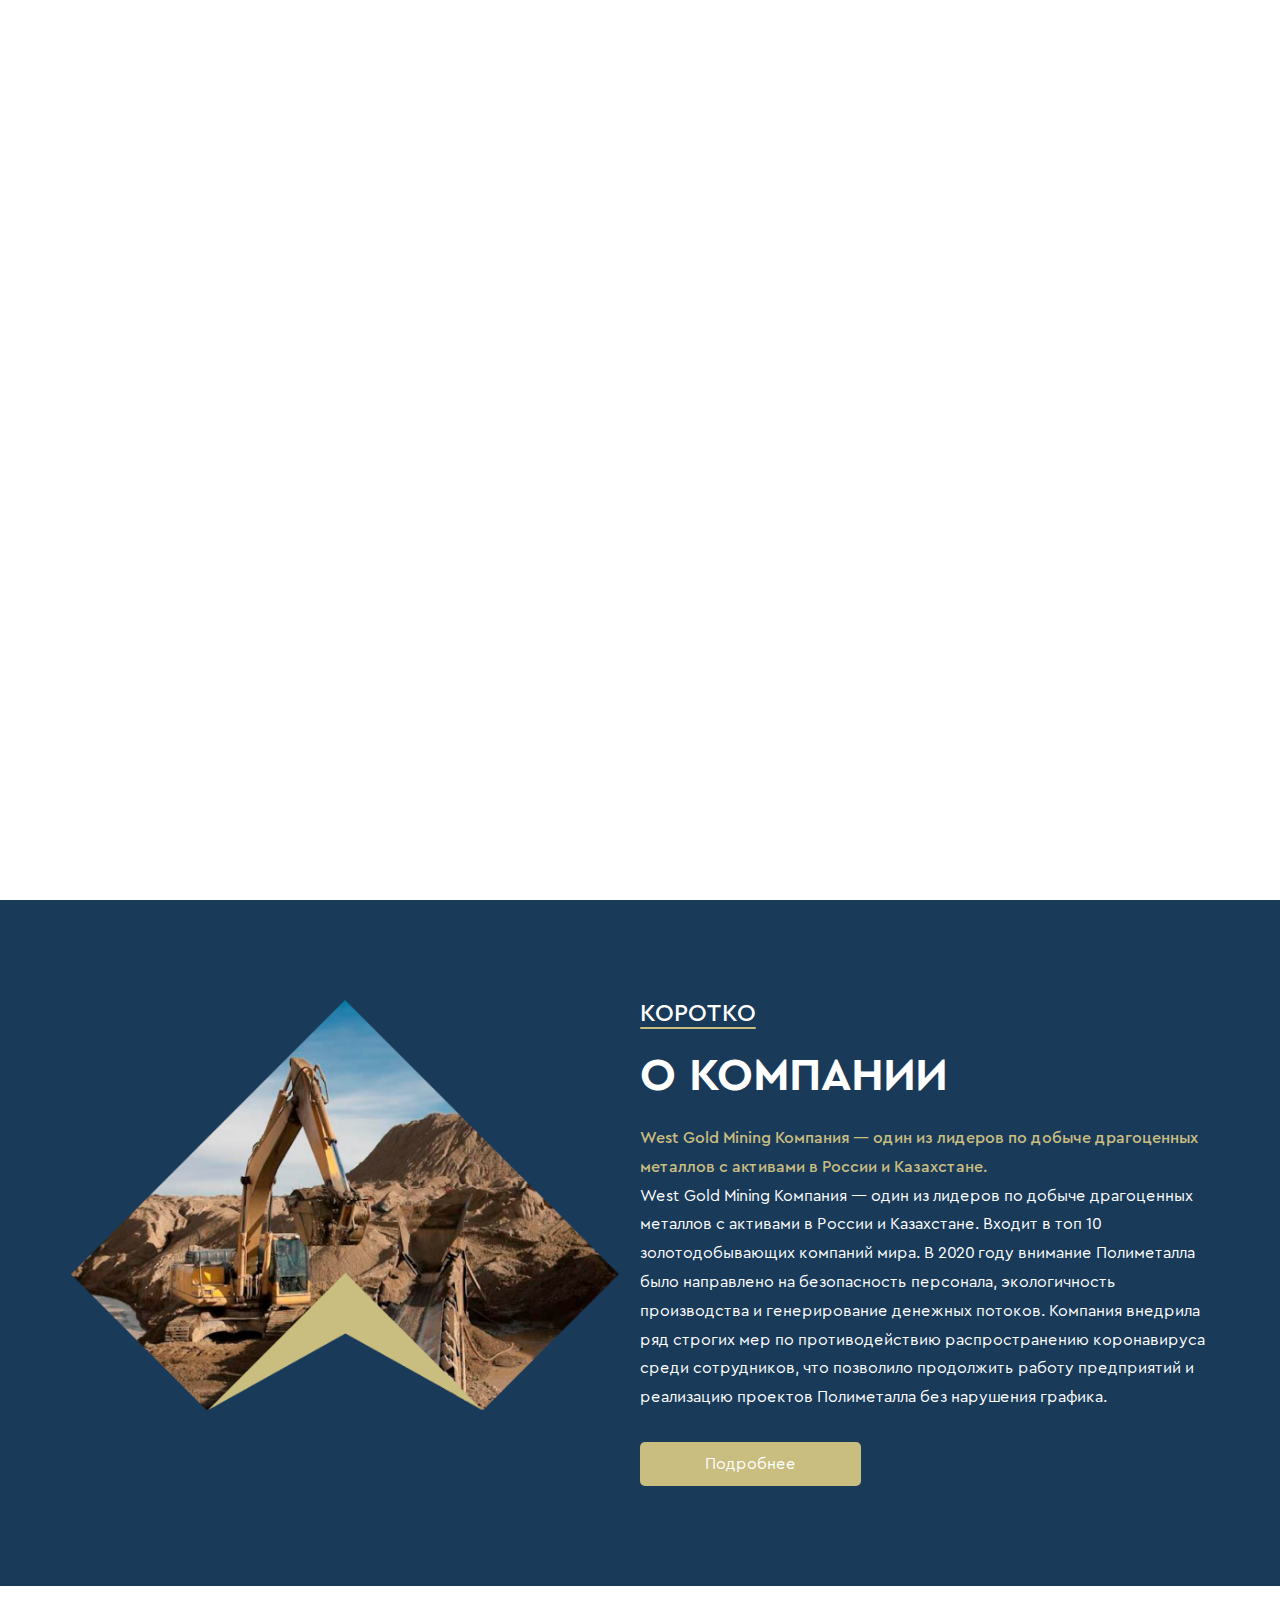
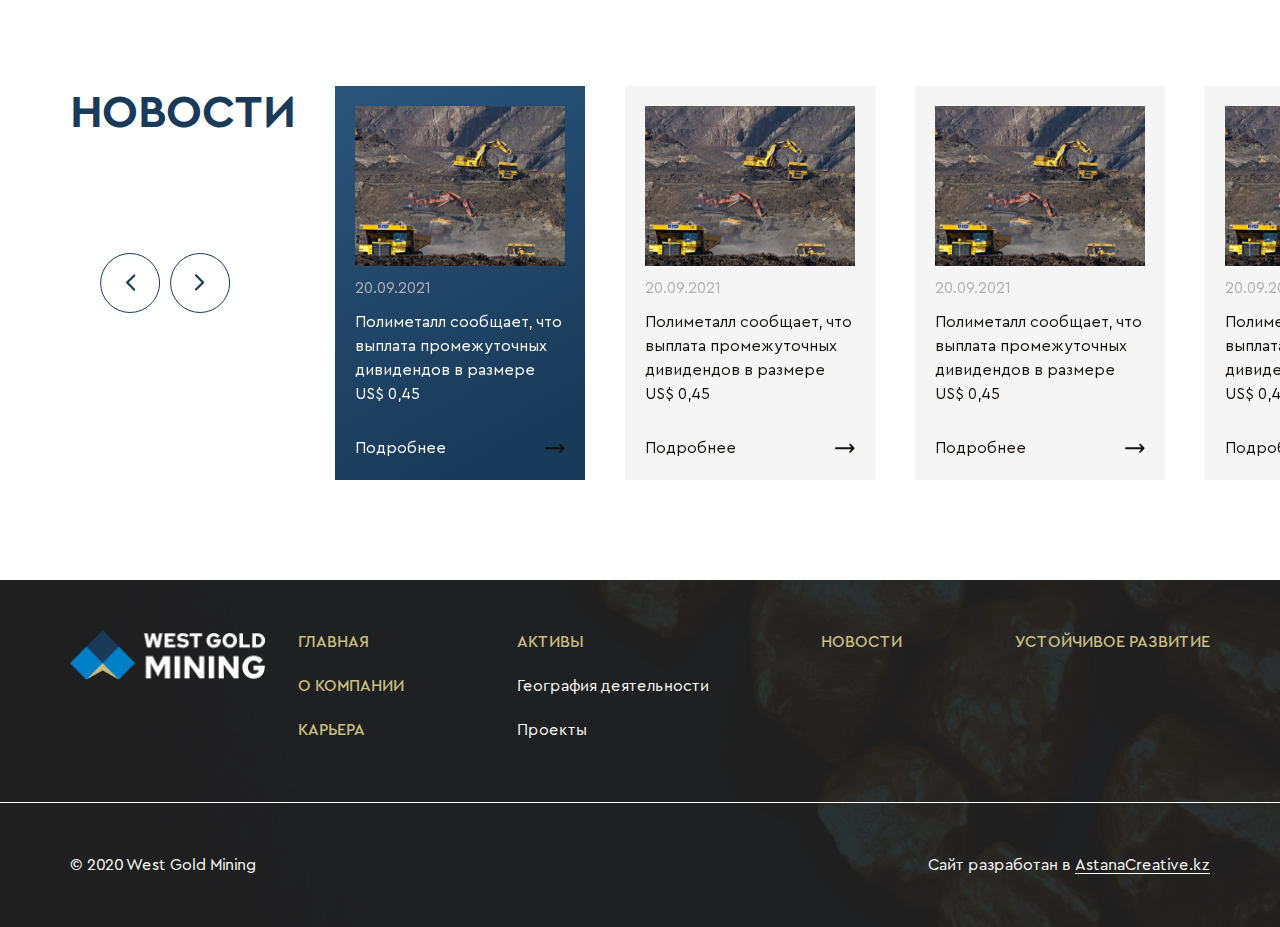
<file: index.html>
<!DOCTYPE html>
<html lang="en">

<head>
    <meta charset="UTF-8">
    <meta http-equiv="X-UA-Compatible" content="IE=edge">
    <meta name="viewport" content="width=device-width, initial-scale=1.0">
    <title>Document</title>
    <link rel="stylesheet" href="css/slick.css">
    <link rel="stylesheet" href="css/global.css">
    <link rel="stylesheet" href="css/style.css">
</head>

<body>
    <header class="header">
        <div class="header__top">
            <div class="container">
                <div class="header__top-items">
                    <div class="header__stock">
                        <ul class="stock__list js-stockchart--small">
                            <!-- <li class="stock__item indicator js-stockchart--small__LSE">lse: <span class="js-stockchart--small__value"></span><span class="indicator__diff js-stockchart--small__diff"></span></li>
                            <li class="stock__item indicator js-stockchart--small__MICEX">moex: <span class="js-stockchart--small__value"></span><span class="indicator__diff js-stockchart--small__diff"></span></li>
                            <li class="stock__item indicator js-stockchart--small__AIX">aix: <span class="js-stockchart--small__value"></span><span class="indicator__diff js-stockchart--small__diff"></span></li> -->
                            <li class="stock__item indicator js-stockchart--small__GOLD">gold: <span class="js-stockchart--small__value"></span><span class="indicator__diff js-stockchart--small__diff"></span></li>
                        </ul>
                    </div>
                    <div class="header__contacts">
                        <div class="header__phone phone">
                            <img src="img/phone.svg" alt="Телефон">
                            <a href="tel:+7 705 782 60 74" class="phone__link">+7 705 782 60 74</a>
                        </div>
                        <div class="header__lang">
                            <span class="header__lang-active">ru<img src="img/planet.svg" alt=""></span>
                            <div class="other__lang">
                                <a href="#" class="other__lang-link active">ru</a>
                                <a href="#" class="other__lang-link">en</a>
                            </div>
                        </div>
                    </div>
                </div>
            </div>
        </div>
        <div class="header__bottom">
            <div class="container">
                <div class="header__bottom-items">
                    <div class="header__logo logo">
                        <a href="#" class="logo__link"><img src="img/logo.png" alt="WGM"></a>
                    </div>
                    <nav class="menu">
                        <ul class="nav__menu">
                            <li class="nav__menu-item">
                                <a href="#" class="menu__item-link">Главная</a>
                            </li>
                            <li class="nav__menu-item">
                                <a href="#" class="menu__item-link">О компании</a>
                            </li>
                            <li class="nav__menu-item">
                                <a href="javascript:;" class="menu__item-link">Активы <img src="img/headarr.svg" alt=""></a>
                                <div class="menu__item-child">
                                    <a href="#" class="item__child-link">География деятельности</a>
                                    <a href="#" class="item__child-link">Проекты</a>
                                    <!-- <a href="#" class="item__child-link">Запасы и ресурсы</a> -->
                                    <!-- <a href="#" class="item__child-link">Инжиниринг</a> -->
                                </div>
                            </li>
                            <!-- <li class="nav__menu-item">
                                <a href="javascript:;" class="menu__item-link">Инвесторы и СМИ <img src="img/headarr.svg" alt=""></a>
                                <div class="menu__item-child">
                                    <a href="#" class="item__child-link">Новости</a>
                                    <a href="#" class="item__child-link">Отчеты и результаты</a>
                                    <a href="#" class="item__child-link">Инвистиционная Привлекательность</a>
                                </div>
                            </li> -->
                            <li class="nav__menu-item">
                                <a href="#" class="menu__item-link">Новости</a>
                            </li>
                            <li class="nav__menu-item">
                                <a href="#" class="menu__item-link">Устойчивое развитие</a>
                            </li>
                            <li class="nav__menu-item">
                                <a href="#" class="menu__item-link">Карьера</a>
                            </li>
                            <!-- <li class="nav__menu-item">
                                <a href="#" class="menu__item-link">Поставщикам</a>
                            </li> -->
                        </ul>
                    </nav>
                    <a href="javascript:;" class="menu-btn"></a>
                </div>
            </div>
        </div>
    </header>
    <main class="main">
        <section class="main-slider">
            <div class="main-slider__container">
                <div class="main-slider__background">
                    <div class="main-slider__item">
                        <img src="img/main1.jpg" alt="">
                    </div>
                    <div class="main-slider__item">
                        <img src="img/main2.jpg" alt="">
                    </div>
                    <div class="main-slider__item">
                        <img src="img/main3.jpg" alt="">
                    </div>
                    <div class="main-slider__item">
                        <img src="img/main4.jpg" alt="">
                    </div>
                    <div class="main-slider__item">
                        <img src="img/main5.jpg" alt="">
                    </div>
                </div>
                <div class="main-slider__child-wrapper">
                    <div class="main-slider__child">
                        <div class="main-slider__child-item one">
                            <div>
                                <span>Производственные результаты</span>
                                <img src="img/main1.jpg" alt="">
                            </div>
                        </div>
                        <div  class="main-slider__child-item two">
                            <div>
                                <span>Производственные результаты</span>
                                <img src="img/main1.jpg" alt="">
                            </div>
                        </div>
                        <div  class="main-slider__child-item three">
                            <div>
                                <span>Производственные asdasd</span>
                                <img src="img/main1.jpg" alt="">
                            </div>
                        </div>
                        <div  class="main-slider__child-item">
                            <div>
                                <span>Производственные результаты</span>
                                <img src="img/main1.jpg" alt="">
                            </div>
                        </div>
                        <div  class="main-slider__child-item">
                            <div>
                                <span>Производственные результаты</span>
                                <img src="img/main1.jpg" alt="">
                            </div>
                        </div>
                    </div>
                </div>
                <div class="container">
                    <div class="main-slider__info" dir="rtl">
                        <div class="main-slider__content">
                            <div class="wrapper">
                                <div class="main-slider__header">West Gold Mining</div>
                                <div class="main-slider__text">Lorem ipsum dolor, sit amet consectetur adipisicing elit. Commodi ex, similique repudiandae aliquam vero doloremque itaque totam? Rerum fugiat, optio, nemo doloremque, aliquam sint commodi magni consequuntur explicabo quos
                                    ut.
                                </div>
                            </div>
                        </div>
                        <div class="main-slider__content">
                            <div class="wrapper">
                                <div class="main-slider__header">West Gold Mining</div>
                                <div class="main-slider__text">Lorem, ipsum dolor sit amet consectetur adipisicing elit. Voluptates numquam assumenda sapiente suscipit voluptatem quae esse voluptatibus, ipsa cum autem distinctio minus! Rem fuga quos rerum ratione, dolorum nihil aliquid.
                                    Necessitatibus facere magni optio quia quas in, facilis quisquam placeat aperiam nemo esse, officiis velit aut nam nihil sequi at et incidunt laudantium reiciendis saepe ut beatae. Sequi, deserunt molestias!</div>
                            </div>
                        </div>
                        <div class="main-slider__content">
                            <div class="wrapper">
                                <div class="main-slider__header">West Gold Mining</div>
                                <div class="main-slider__text">Lorem, ipsum dolor sit amet consectetur adipisicing elit. Laboriosam libero beatae alias culpa exercitationem iste voluptate corporis, cumque dolorem asperiores natus neque praesentium ipsum incidunt labore obcaecati dicta
                                    officiis saepe.</div>
                            </div>
                        </div>
                        <div class="main-slider__content">
                            <div class="wrapper">
                                <div class="main-slider__header">West Gold Mining</div>
                                <div class="main-slider__text">West Gold Mining Компания «Полиметалл» — один из лидеров по добыче драгоценных металлов с активами в России и Казахстане. Входит в топ 10 золотодобывающих компаний мира</div>
                            </div>
                        </div>
                        <div class="main-slider__content">
                            <div class="wrapper">
                                <div class="main-slider__header">West Gold Mining</div>
                                <div class="main-slider__text">West Gold Mining Компания «Полиметалл» — один из лидеров по добыче драгоценных металлов с активами в России и Казахстане. Входит в топ 10 золотодобывающих компаний мира</div>
                            </div>
                        </div>
                    </div>
                </div>
                <div class="container"><a href="#" class="btn-more">Подробнее<img src="img/more.svg" alt=""></a></div>
                <div class="number-slide">
                    <div class="number-slider__count"></div>
                    <div class="number-slider__quantity"></div>
                </div>
            </div>
        </section>
        <!-- <section class="reports">
            <div class="container">
                <div class="reports__container content">
                    <div class="report__items">
                        <div class="report__item">
                            <img src="img/rep1.jpg" alt="">
                            <a href="#" class="report__item-link">
                                <div class="report__item-link-img">
                                    <img src="img/reps1.svg" alt="">
                                </div>
                                <span>Инвестиционная привлекательность</span>
                            </a>
                        </div>
                        <div class="report__item">
                            <img src="img/rep1.jpg" alt="">
                            <a href="#" class="report__item-link">
                                <div class="report__item-link-img">
                                    <img src="img/reps2.svg" alt="">
                                </div>
                                <span>УСТОЙЧИВОЕ РАЗВИТИЕ</span>
                            </a>
                        </div>

                        <div class="report__item">
                            <img src="img/rep1.jpg" alt="">
                            <a href="#" class="report__item-link">
                                <div class="report__item-link-img">
                                    <img src="img/reps3.svg" alt="">
                                </div>
                                <span>Отчеты компании</span>
                            </a>
                        </div>

                        <div class="report__item">
                            <img src="img/rep1.jpg" alt="">
                            <a href="#" class="report__item-link">
                                <div class="report__item-link-img">
                                    <img src="img/reps3.svg" alt="">
                                </div>
                                <span>Последние результаты</span>
                            </a>
                        </div>

                    </div>
                </div>
            </div>
        </section> -->
        <section class="about">
            <div class="container">
                <div class="about__container content">
                    <div class="about__items">
                        <div class="about__left">
                            <div class="about__img">
                                <img src="img/about.png" alt="О компании">
                            </div>
                        </div>
                        <div class="about__right">
                            <span>Коротко</span>
                            <div class="about__title title">О компании</div>
                            <p class="about__text-main">West Gold Mining Компания — один из лидеров по добыче драгоценных металлов с активами в России и Казахстане.</p>
                            <p class="about__text-desc">West Gold Mining Компания — один из лидеров по добыче драгоценных металлов с активами в России и Казахстане. Входит в топ 10 золотодобывающих компаний мира. В 2020 году внимание Полиметалла было направлено на безопасность персонала,
                                экологичность производства и генерирование денежных потоков. Компания внедрила ряд строгих мер по противодействию распространению коронавируса среди сотрудников, что позволило продолжить работу предприятий и реализацию
                                проектов Полиметалла без нарушения графика.</p>
                            <a href="#" class="btn">Подробнее</a>
                        </div>
                    </div>
                </div>
            </div>
        </section>
        <section class="news">
            <div class="container">
                <div class="news__container content">
                    <div class="news__items">
                        <div class="news__title title">Новости</div>
                        <div class="news__btn">
                            <div class="news__prev"><img src="img/left.svg" alt=""></div>
                            <div class="news__next"><img src="img/left.svg" alt=""></div>
                        </div>
                        <div class="news__slider">
                            <div class="news__slider-item">
                                <a href="" class="news__img-link"><img src="img/news1.jpg" alt=""></a>
                                <div class="news__date">20.09.2021</div>
                                <a href="#" class="news__text">Полиметалл сообщает, что выплата промежуточных дивидендов в размере US$ 0,45</a>
                                <div href="#" class="news__link-items">
                                    <a href="#" class="news__link">Подробнее</a>
                                    <a href="#" class="news__link-arrow">
                                        <svg width="20" height="10" viewBox="0 0 20 10" fill="none" xmlns="http://www.w3.org/2000/svg">
                                            <path d="M19.2206 4.61088L15.81 1.09995C15.4647 0.744476 14.9033 0.744476 14.558 1.09995C14.2127 1.45541 14.2127 2.03328 14.558 2.38875L16.4599 4.34656H0.885417C0.396667 4.34656 0 4.75489 0 5.25802C0 5.76114 0.396667 6.16948 0.885417 6.16948H16.4599L14.4287 8.26036C14.0834 8.61583 14.0834 9.1937 14.4287 9.54916C14.7741 9.90463 15.3354 9.90463 15.6807 9.54916L19.2206 5.90515C19.3942 5.72651 19.4792 5.49318 19.4792 5.25802C19.4792 5.02286 19.3942 4.78953 19.2206 4.61088Z" fill="#15100D"></path>
                                        </svg>
                                    </a>
                                </div>
                            </div>
                            <div class="news__slider-item">
                                <a href="" class="news__img-link"><img src="img/news1.jpg" alt=""></a>
                                <div class="news__date">20.09.2021</div>
                                <a href="#" class="news__text">Полиметалл сообщает, что выплата промежуточных дивидендов в размере US$ 0,45</a>
                                <div href="#" class="news__link-items">
                                    <a href="#" class="news__link">Подробнее</a>
                                    <a href="#" class="news__link-arrow">
                                        <svg width="20" height="10" viewBox="0 0 20 10" fill="none" xmlns="http://www.w3.org/2000/svg">
                                            <path d="M19.2206 4.61088L15.81 1.09995C15.4647 0.744476 14.9033 0.744476 14.558 1.09995C14.2127 1.45541 14.2127 2.03328 14.558 2.38875L16.4599 4.34656H0.885417C0.396667 4.34656 0 4.75489 0 5.25802C0 5.76114 0.396667 6.16948 0.885417 6.16948H16.4599L14.4287 8.26036C14.0834 8.61583 14.0834 9.1937 14.4287 9.54916C14.7741 9.90463 15.3354 9.90463 15.6807 9.54916L19.2206 5.90515C19.3942 5.72651 19.4792 5.49318 19.4792 5.25802C19.4792 5.02286 19.3942 4.78953 19.2206 4.61088Z" fill="#15100D"></path>
                                        </svg>
                                    </a>
                                </div>
                            </div>
                            <div class="news__slider-item">
                                <a href="" class="news__img-link"><img src="img/news1.jpg" alt=""></a>
                                <div class="news__date">20.09.2021</div>
                                <a href="#" class="news__text">Полиметалл сообщает, что выплата промежуточных дивидендов в размере US$ 0,45</a>
                                <div href="#" class="news__link-items">
                                    <a href="#" class="news__link">Подробнее</a>
                                    <a href="#" class="news__link-arrow">
                                        <svg width="20" height="10" viewBox="0 0 20 10" fill="none" xmlns="http://www.w3.org/2000/svg">
                                            <path d="M19.2206 4.61088L15.81 1.09995C15.4647 0.744476 14.9033 0.744476 14.558 1.09995C14.2127 1.45541 14.2127 2.03328 14.558 2.38875L16.4599 4.34656H0.885417C0.396667 4.34656 0 4.75489 0 5.25802C0 5.76114 0.396667 6.16948 0.885417 6.16948H16.4599L14.4287 8.26036C14.0834 8.61583 14.0834 9.1937 14.4287 9.54916C14.7741 9.90463 15.3354 9.90463 15.6807 9.54916L19.2206 5.90515C19.3942 5.72651 19.4792 5.49318 19.4792 5.25802C19.4792 5.02286 19.3942 4.78953 19.2206 4.61088Z" fill="#15100D"></path>
                                        </svg>
                                    </a>
                                </div>
                            </div>
                            <div class="news__slider-item">
                                <a href="" class="news__img-link"><img src="img/news1.jpg" alt=""></a>
                                <div class="news__date">20.09.2021</div>
                                <a href="#" class="news__text">Полиметалл сообщает, что выплата промежуточных дивидендов в размере US$ 0,45</a>
                                <div href="#" class="news__link-items">
                                    <a href="#" class="news__link">Подробнее</a>
                                    <a href="#" class="news__link-arrow">
                                        <svg width="20" height="10" viewBox="0 0 20 10" fill="none" xmlns="http://www.w3.org/2000/svg">
                                            <path d="M19.2206 4.61088L15.81 1.09995C15.4647 0.744476 14.9033 0.744476 14.558 1.09995C14.2127 1.45541 14.2127 2.03328 14.558 2.38875L16.4599 4.34656H0.885417C0.396667 4.34656 0 4.75489 0 5.25802C0 5.76114 0.396667 6.16948 0.885417 6.16948H16.4599L14.4287 8.26036C14.0834 8.61583 14.0834 9.1937 14.4287 9.54916C14.7741 9.90463 15.3354 9.90463 15.6807 9.54916L19.2206 5.90515C19.3942 5.72651 19.4792 5.49318 19.4792 5.25802C19.4792 5.02286 19.3942 4.78953 19.2206 4.61088Z" fill="#15100D"></path>
                                        </svg>
                                    </a>
                                </div>
                            </div>
                            <div class="news__slider-item">
                                <a href="" class="news__img-link"><img src="img/news1.jpg" alt=""></a>
                                <div class="news__date">20.09.2021</div>
                                <a href="#" class="news__text">Полиметалл сообщает, что выплата промежуточных дивидендов в размере US$ 0,45</a>
                                <div href="#" class="news__link-items">
                                    <a href="#" class="news__link">Подробнее</a>
                                    <a href="#" class="news__link-arrow">
                                        <svg width="20" height="10" viewBox="0 0 20 10" fill="none" xmlns="http://www.w3.org/2000/svg">
                                            <path d="M19.2206 4.61088L15.81 1.09995C15.4647 0.744476 14.9033 0.744476 14.558 1.09995C14.2127 1.45541 14.2127 2.03328 14.558 2.38875L16.4599 4.34656H0.885417C0.396667 4.34656 0 4.75489 0 5.25802C0 5.76114 0.396667 6.16948 0.885417 6.16948H16.4599L14.4287 8.26036C14.0834 8.61583 14.0834 9.1937 14.4287 9.54916C14.7741 9.90463 15.3354 9.90463 15.6807 9.54916L19.2206 5.90515C19.3942 5.72651 19.4792 5.49318 19.4792 5.25802C19.4792 5.02286 19.3942 4.78953 19.2206 4.61088Z" fill="#15100D"></path>
                                        </svg>
                                    </a>
                                </div>
                            </div>
                        </div>
                    </div>
                </div>
            </div>
        </section>
        <!-- <section class="videos">
            <div class="container">
                <div class="videos__container content">
                    <div class="videos__title title">Корпоративное видео</div>
                    <div class="videos__video">
                        <img src="img/video.jpg" alt="">
                    </div>
                </div>
            </div>
        </section> -->
    </main>
    <footer class="footer">
        <div class="container">
            <div class="footer__container content">
                <div class="footer__items">
                    <div class="footer__logo logo">
                        <a href="#" class="logo__link"><img src="img/logo.png" alt="WGM"></a>
                    </div>
                    <div class="footer_nav">
                        <ul class="footer__list">
                            <li class="footer__item">
                                <a href="#" class="footer_link heading">Главная</a>
                            </li>
                            <li class="footer__item">
                                <a href="#" class="footer_link heading">О компании</a>
                            </li>
                            <li class="footer__item">
                                <a href="#" class="footer_link heading">Карьера</a>
                            </li>
                        </ul>
                        <ul class="footer__list">
                            <li class="footer__item">
                                <a href="#" class="footer_link heading">Активы</a>
                            </li>
                            <li class="footer__item">
                                <a href="#" class="footer_link">География деятельности</a>
                            </li>
                            <li class="footer__item">
                                <a href="#" class="footer_link">Проекты</a>
                            </li>
                        </ul>
                        <ul class="footer__list">
                            <li class="footer__item">
                                <a href="#" class="footer_link heading">Новости</a>
                            </li>
                        </ul>
                        <ul class="footer__list">
                            <li class="footer__item">
                                <a href="#" class="footer_link heading">Устойчивое развитие</a>
                            </li>
                        </ul>
                    </div>
                </div>
            </div>
        </div>
        <div class="copyright">
            <div class="container">
                <div class="copyright__container content">
                    <div class="copyright__items">
                        <div class="copyright__item">© 2020 West Gold Mining</div>
                        <div class="copyright__item">Сайт разработан в <a href="#" class="ast-link">AstanaCreative.kz</a></div>
                    </div>
                </div>
            </div>
        </div>
    </footer>
    <script src="js/jquery-3.6.0.min.js"></script>
    <script src="js/slick.min.js"></script>
    <script src="js/script.js"></script>
</body>

</html>
</file>
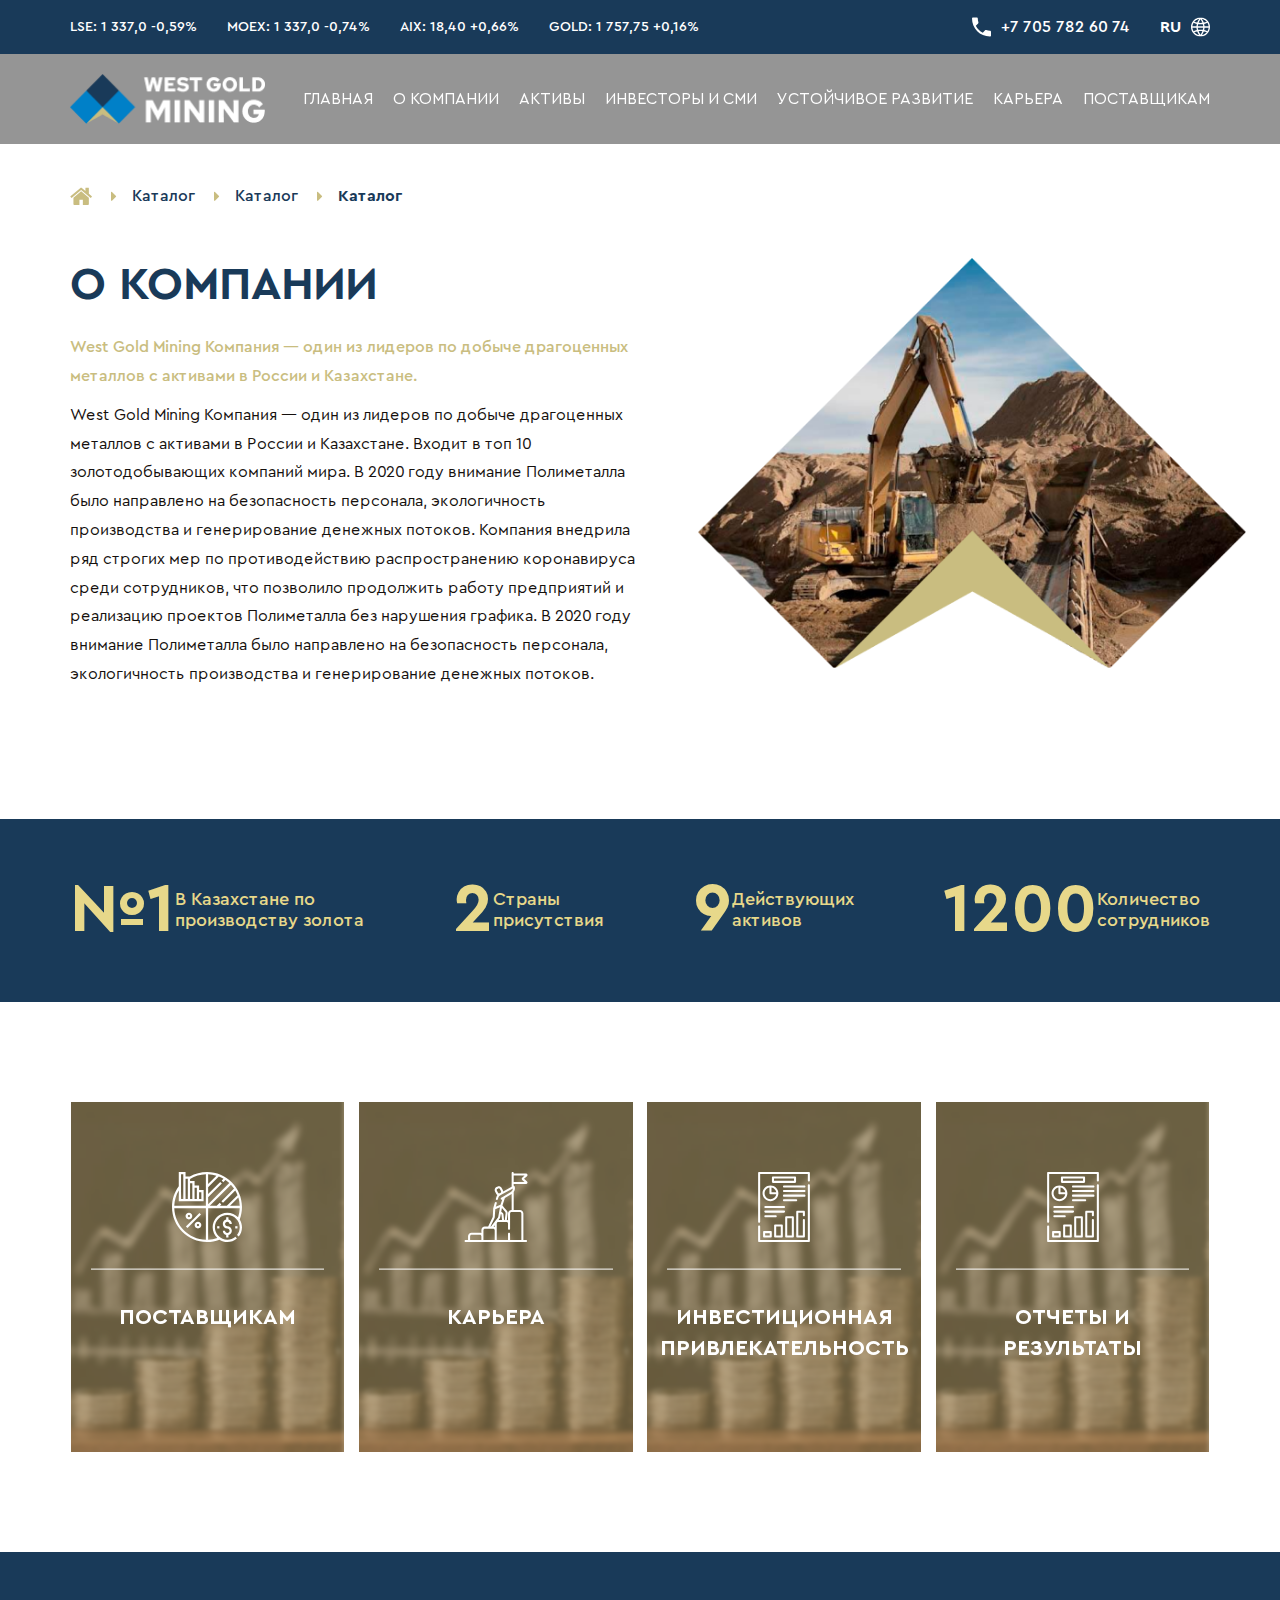
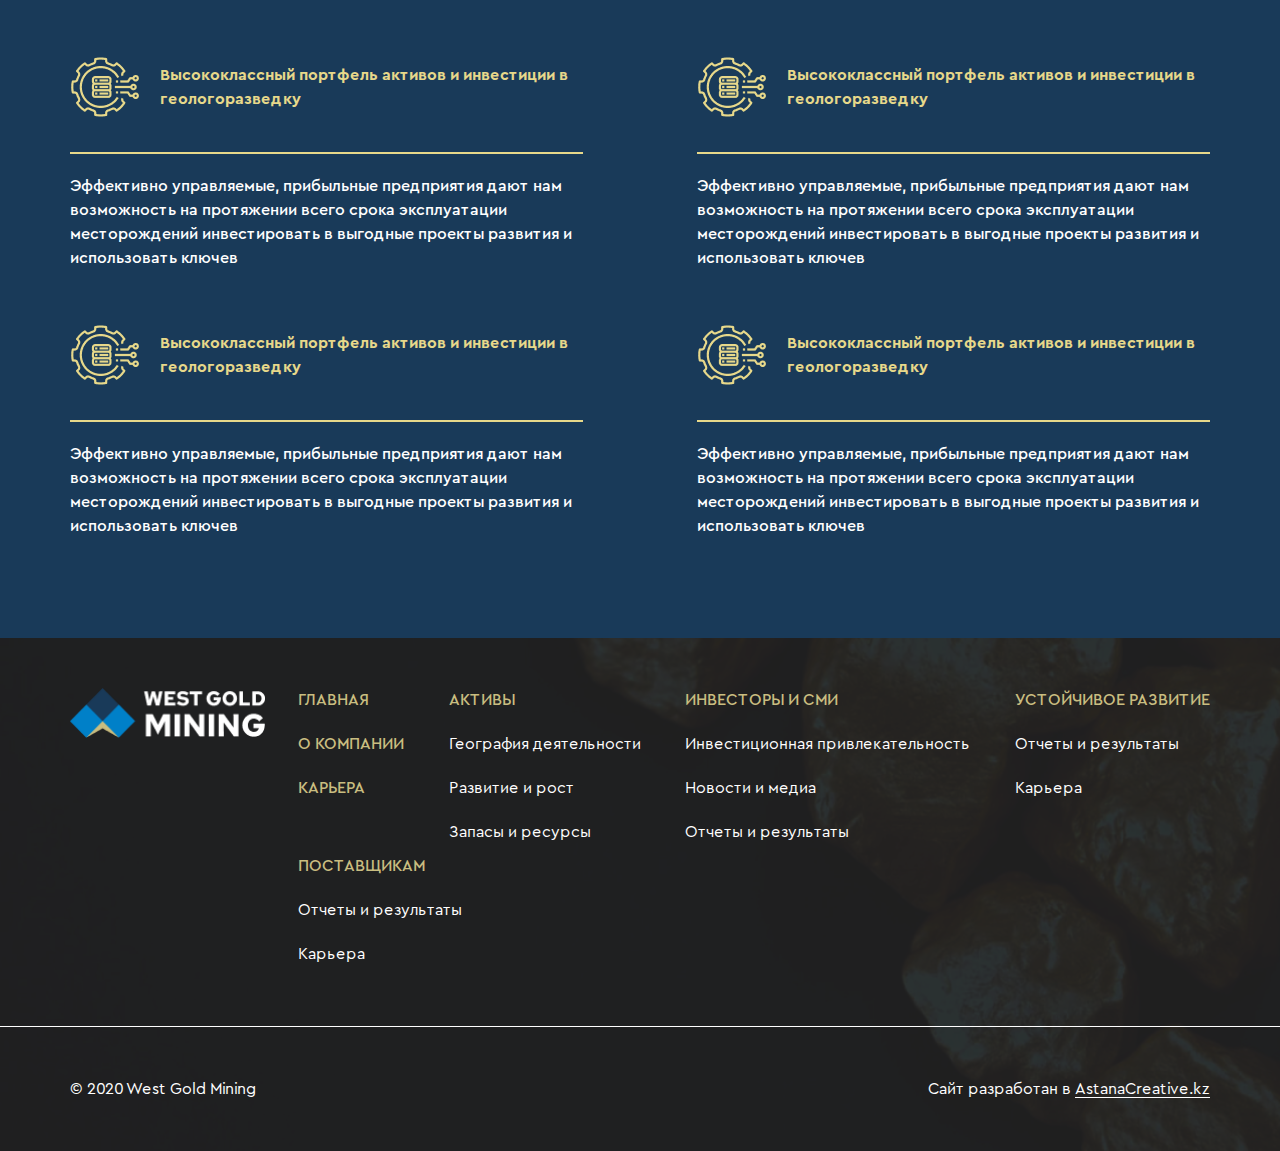
<file: about.html>
<!DOCTYPE html>
<html lang="en">

<head>
    <meta charset="UTF-8">
    <meta http-equiv="X-UA-Compatible" content="IE=edge">
    <meta name="viewport" content="width=device-width, initial-scale=1.0">
    <title>Document</title>
    <link rel="stylesheet" href="css/slick.css">
    <link rel="stylesheet" href="css/global.css">
    <link rel="stylesheet" href="css/style.css">
</head>

<body>
    <header class="header other">
        <div class="header__top">
            <div class="container">
                <div class="header__top-items">
                    <div class="header__stock">
                        <ul class="stock__list">
                            <li class="stock__item">lse: 1 337,0 <span>-0,59%</span></li>
                            <li class="stock__item">moex: 1 337,0 <span>-0,74%</span></li>
                            <li class="stock__item">aix: 18,40 <span>+0,66%</span></li>
                            <li class="stock__item">gold: 1 757,75 <span>+0,16%</span></li>
                        </ul>
                    </div>
                    <div class="header__contacts">
                        <div class="header__phone phone">
                            <img src="img/phone.svg" alt="Телефон">
                            <a href="tel:+7 705 782 60 74" class="phone__link">+7 705 782 60 74</a>
                        </div>
                        <div class="header__lang">ru<img src="img/planet.svg" alt=""></div>
                    </div>
                </div>
            </div>
        </div>
        <div class="header__bottom">
            <div class="container">
                <div class="header__bottom-items">
                    <div class="header__logo logo">
                        <a href="#" class="logo__link"><img src="img/logo.png" alt="WGM"></a>
                    </div>
                    <nav class="menu">
                        <ul class="nav__menu">
                            <li class="nav__menu-item">
                                <a href="#" class="menu__item-link">Главная</a>
                            </li>
                            <li class="nav__menu-item">
                                <a href="#" class="menu__item-link">О компании</a>
                            </li>
                            <li class="nav__menu-item">
                                <a href="#" class="menu__item-link">Активы</a>
                            </li>
                            <li class="nav__menu-item">
                                <a href="#" class="menu__item-link">Инвесторы и СМИ</a>
                            </li>
                            <li class="nav__menu-item">
                                <a href="#" class="menu__item-link">Устойчивое развитие</a>
                            </li>
                            <li class="nav__menu-item">
                                <a href="#" class="menu__item-link">Карьера</a>
                            </li>
                            <li class="nav__menu-item">
                                <a href="#" class="menu__item-link">Поставщикам</a>
                            </li>
                        </ul>
                    </nav>
                </div>
            </div>
        </div>
    </header>
    <div class="header-bg"></div>
    <main class="main">
        <section class="breadcrumbs">
            <div class="container">
                <div class="breadcrumbs__container content">
                    <ol class="breadcrumbs__list">
                        <li class="breadcrumbs__item">
                            <a href="#" class="breadcrumbs__link">
                                <img src="img/home.svg" alt="">
                            </a>
                        </li>
                        <li class="breadcrumbs__item">
                            <a href="#" class="breadcrumbs__link">Каталог</a>
                        </li>
                        <li class="breadcrumbs__item">
                            <a href="#" class="breadcrumbs__link">Каталог</a>
                        </li>
                        <li class="breadcrumbs__item">
                            <a href="#" class="breadcrumbs__link">Каталог</a>
                        </li>
                    </ol>
                </div>
            </div>
        </section>
        <section class="about other">
            <div class="container">
                <div class="about__container content">
                    <div class="about__items">
                        <div class="about__left">
                            <div class="about__img">
                                <img src="img/about.png" alt="О компании">
                            </div>
                        </div>
                        <div class="about__right">
                            <div class="about__title title">О компании</div>
                            <p class="about__text-main">West Gold Mining Компания — один из лидеров по добыче драгоценных металлов с активами в России и Казахстане.</p>
                            <p class="about__text-desc">West Gold Mining Компания — один из лидеров по добыче драгоценных металлов с активами в России и Казахстане. Входит в топ 10 золотодобывающих компаний мира. В 2020 году внимание Полиметалла было направлено на безопасность персонала,
                                экологичность производства и генерирование денежных потоков. Компания внедрила ряд строгих мер по противодействию распространению коронавируса среди сотрудников, что позволило продолжить работу предприятий и реализацию
                                проектов Полиметалла без нарушения графика. В 2020 году внимание Полиметалла было направлено на безопасность персонала, экологичность производства и генерирование денежных потоков.</p>
                        </div>
                    </div>
                </div>
            </div>
        </section>
        <section class="counter blue">
            <div class="container">
                <div class="counter__container content">
                    <div class="counter__items">
                        <div class="counter__item"><span>№1</span>В Казахстане по<br> производству золота</div>
                        <div class="counter__item"><span>2</span>Страны<br> присутствия</div>
                        <div class="counter__item"><span>9</span>Действующих<br> активов</div>
                        <div class="counter__item"><span>1200</span>Количество<br> сотрудников</div>
                    </div>
                </div>
            </div>
        </section>
        <section class="reports">
            <div class="container">
                <div class="reports__container content">
                    <div class="report__items">
                        <div class="report__item">
                            <img src="img/rep1.jpg" alt="">
                            <a href="#" class="report__item-link">
                                <div class="report__item-link-img">
                                    <img src="img/reps1.svg" alt="">
                                </div>
                                <span>Поставщикам</span>
                            </a>
                        </div>
                        <div class="report__item">
                            <img src="img/rep1.jpg" alt="">
                            <a href="#" class="report__item-link">
                                <div class="report__item-link-img">
                                    <img src="img/reps2.svg" alt="">
                                </div>
                                <span>Карьера</span>
                            </a>
                        </div>
                        <div class="report__item">
                            <img src="img/rep1.jpg" alt="">
                            <a href="#" class="report__item-link">
                                <div class="report__item-link-img">
                                    <img src="img/reps3.svg" alt="">
                                </div>
                                <span>Инвестиционная привлекательность</span>
                            </a>
                        </div>
                        <div class="report__item">
                            <img src="img/rep1.jpg" alt="">
                            <a href="#" class="report__item-link">
                                <div class="report__item-link-img">
                                    <img src="img/reps3.svg" alt="">
                                </div>
                                <span>отчеты и результаты</span>
                            </a>
                        </div>

                    </div>
                </div>
            </div>
        </section>
        <section class="benefits blue">
            <div class="container">
                <div class="benefits__container content">
                    <div class="benefits__items">
                        <div class="benefits__item">
                            <div class="benefits__item-title">
                                <img src="img/benef.png" alt="">
                                <p>Высококлассный портфель активов и инвестиции в геологоразведку</p>
                            </div>
                            <div class="benefits__item-text">
                                <p>Эффективно управляемые, прибыльные предприятия дают нам возможность на протяжении всего срока эксплуатации месторождений инвестировать в выгодные проекты развития и использовать ключев</p>
                            </div>
                        </div>
                        <div class="benefits__item">
                            <div class="benefits__item-title">
                                <img src="img/benef.png" alt="">
                                <p>Высококлассный портфель активов и инвестиции в геологоразведку</p>
                            </div>
                            <div class="benefits__item-text">
                                <p>Эффективно управляемые, прибыльные предприятия дают нам возможность на протяжении всего срока эксплуатации месторождений инвестировать в выгодные проекты развития и использовать ключев</p>
                            </div>
                        </div>
                        <div class="benefits__item">
                            <div class="benefits__item-title">
                                <img src="img/benef.png" alt="">
                                <p>Высококлассный портфель активов и инвестиции в геологоразведку</p>
                            </div>
                            <div class="benefits__item-text">
                                <p>Эффективно управляемые, прибыльные предприятия дают нам возможность на протяжении всего срока эксплуатации месторождений инвестировать в выгодные проекты развития и использовать ключев</p>
                            </div>
                        </div>
                        <div class="benefits__item">
                            <div class="benefits__item-title">
                                <img src="img/benef.png" alt="">
                                <p>Высококлассный портфель активов и инвестиции в геологоразведку</p>
                            </div>
                            <div class="benefits__item-text">
                                <p>Эффективно управляемые, прибыльные предприятия дают нам возможность на протяжении всего срока эксплуатации месторождений инвестировать в выгодные проекты развития и использовать ключев</p>
                            </div>
                        </div>
                    </div>
                </div>
            </div>
        </section>
    </main>
    <footer class="footer">
        <div class="container">
            <div class="footer__container content">
                <div class="footer__items">
                    <div class="footer__logo logo">
                        <a href="#" class="logo__link"><img src="img/logo.png" alt="WGM"></a>
                    </div>
                    <div class="footer_nav">
                        <ul class="footer__list">
                            <li class="footer__item">
                                <a href="#" class="footer_link heading">Главная</a>
                            </li>
                            <li class="footer__item">
                                <a href="#" class="footer_link heading">О компании</a>
                            </li>
                            <li class="footer__item">
                                <a href="#" class="footer_link heading">Карьера</a>
                            </li>
                        </ul>
                        <ul class="footer__list">
                            <li class="footer__item">
                                <a href="#" class="footer_link heading">Активы</a>
                            </li>
                            <li class="footer__item">
                                <a href="#" class="footer_link">География деятельности</a>
                            </li>
                            <li class="footer__item">
                                <a href="#" class="footer_link">Развитие и рост</a>
                            </li>
                            <li class="footer__item">
                                <a href="#" class="footer_link">Запасы и ресурсы</a>
                            </li>
                        </ul>
                        <ul class="footer__list">
                            <li class="footer__item">
                                <a href="#" class="footer_link heading">Инвесторы и СМИ</a>
                            </li>
                            <li class="footer__item">
                                <a href="#" class="footer_link">Инвестиционная привлекательность</a>
                            </li>
                            <li class="footer__item">
                                <a href="#" class="footer_link">Новости и медиа</a>
                            </li>
                            <li class="footer__item">
                                <a href="#" class="footer_link">Отчеты и результаты</a>
                            </li>
                        </ul>
                        <ul class="footer__list">
                            <li class="footer__item">
                                <a href="#" class="footer_link heading">Устойчивое развитие</a>
                            </li>
                            <li class="footer__item">
                                <a href="#" class="footer_link">Отчеты и результаты</a>
                            </li>
                            <li class="footer__item">
                                <a href="#" class="footer_link">Карьера</a>
                            </li>
                        </ul>
                        <ul class="footer__list">
                            <li class="footer__item">
                                <a href="#" class="footer_link heading">Поставщикам</a>
                            </li>
                            <li class="footer__item">
                                <a href="#" class="footer_link">Отчеты и результаты</a>
                            </li>
                            <li class="footer__item">
                                <a href="#" class="footer_link">Карьера</a>
                            </li>
                        </ul>
                    </div>
                </div>
            </div>
        </div>
        <div class="copyright">
            <div class="container">
                <div class="copyright__container content">
                    <div class="copyright__items">
                        <div class="copyright__item">© 2020 West Gold Mining</div>
                        <div class="copyright__item">Сайт разработан в <a href="#" class="ast-link">AstanaCreative.kz</a></div>
                    </div>
                </div>
            </div>
        </div>
    </footer>
    <script src="js/jquery-3.6.0.min.js"></script>
    <script src="js/slick.min.js"></script>
    <script src="js/script.js"></script>
</body>

</html>
</file>
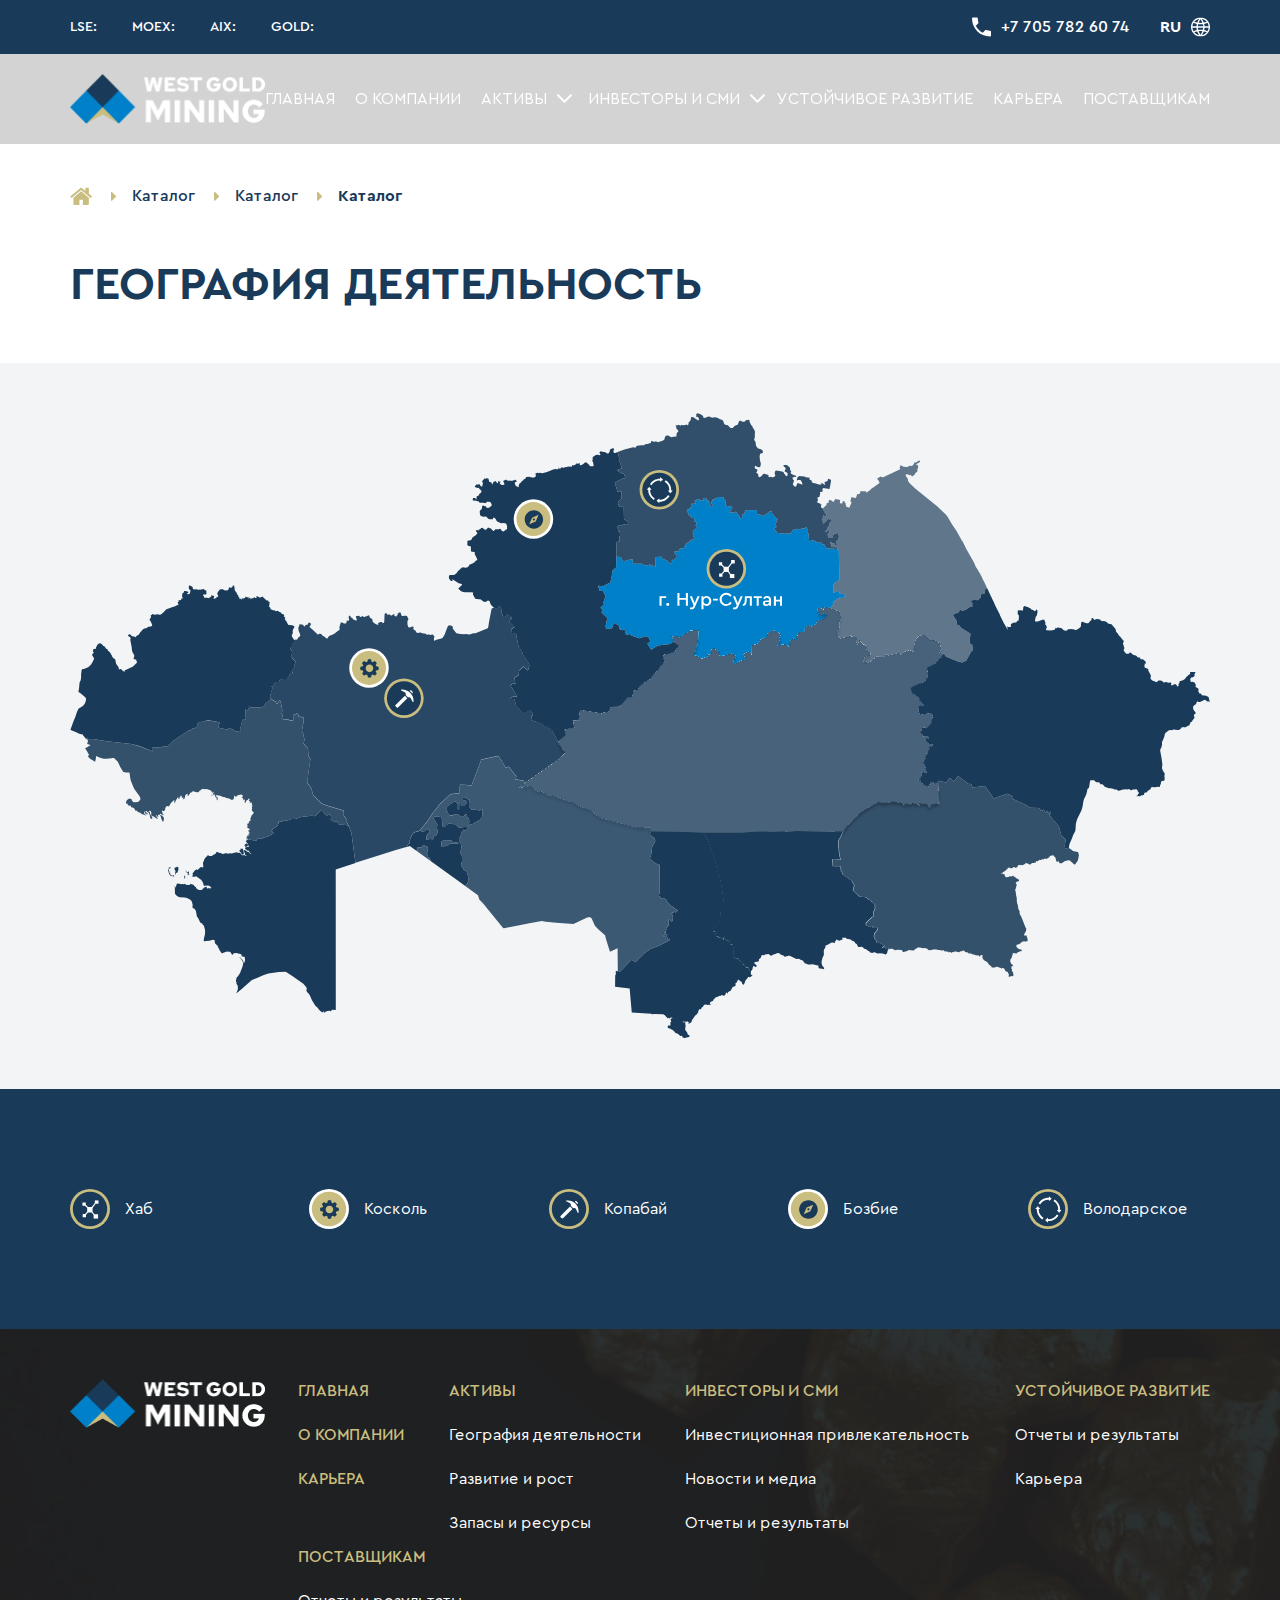
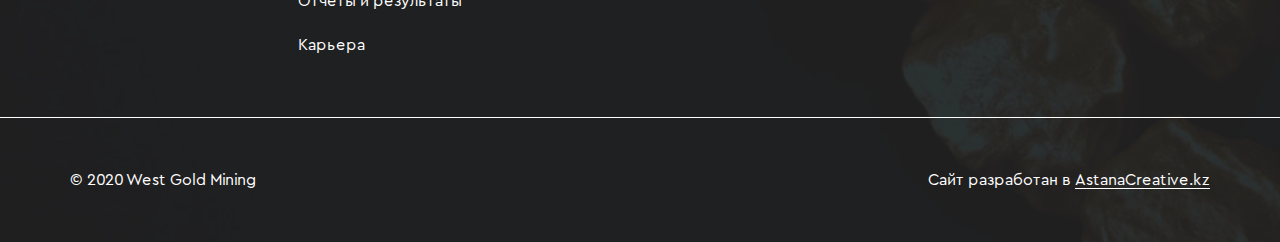
<file: assets.html>
<!DOCTYPE html>
<html lang="en">

<head>
    <meta charset="UTF-8">
    <meta http-equiv="X-UA-Compatible" content="IE=edge">
    <meta name="viewport" content="width=device-width, initial-scale=1.0">
    <title>Document</title>
    <link rel="stylesheet" href="css/slick.css">
    <link rel="stylesheet" href="css/global.css">
    <link rel="stylesheet" href="css/style.css">
</head>

<body>
    <header class="header">
        <div class="header__top">
            <div class="container">
                <div class="header__top-items">
                    <div class="header__stock">
                        <ul class="stock__list js-stockchart--small">
                            <li class="stock__item indicator js-stockchart--small__LSE">lse: <span class="js-stockchart--small__value"></span><span class="indicator__diff js-stockchart--small__diff"></span></li>
                            <li class="stock__item indicator js-stockchart--small__MICEX">moex: <span class="js-stockchart--small__value"></span><span class="indicator__diff js-stockchart--small__diff"></span></li>
                            <li class="stock__item indicator js-stockchart--small__AIX">aix: <span class="js-stockchart--small__value"></span><span class="indicator__diff js-stockchart--small__diff"></span></li>
                            <li class="stock__item indicator js-stockchart--small__GOLD">gold: <span class="js-stockchart--small__value"></span><span class="indicator__diff js-stockchart--small__diff"></span></li>
                        </ul>
                    </div>
                    <div class="header__contacts">
                        <div class="header__phone phone">
                            <img src="img/phone.svg" alt="Телефон">
                            <a href="tel:+7 705 782 60 74" class="phone__link">+7 705 782 60 74</a>
                        </div>
                        <div class="header__lang">
                            <span class="header__lang-active">ru<img src="img/planet.svg" alt=""></span>
                            <div class="other__lang">
                                <a href="#" class="other__lang-link active">ru</a>
                                <a href="#" class="other__lang-link">en</a>
                            </div>
                        </div>
                    </div>
                </div>
            </div>
        </div>
        <div class="header__bottom">
            <div class="container">
                <div class="header__bottom-items">
                    <div class="header__logo logo">
                        <a href="#" class="logo__link"><img src="img/logo.png" alt="WGM"></a>
                    </div>
                    <nav class="menu">
                        <ul class="nav__menu">
                            <li class="nav__menu-item">
                                <a href="#" class="menu__item-link">Главная</a>
                            </li>
                            <li class="nav__menu-item">
                                <a href="#" class="menu__item-link">О компании</a>
                            </li>
                            <li class="nav__menu-item">
                                <a href="#" class="menu__item-link">Активы <img src="img/headarr.svg" alt=""></a>
                                <div class="menu__item-child">
                                    <a href="#" class="item__child-link">География деятельности</a>
                                    <a href="#" class="item__child-link">Развитие и рост</a>
                                    <a href="#" class="item__child-link">Запасы и ресурсы</a>
                                    <a href="#" class="item__child-link">Инжиниринг</a>
                                </div>
                            </li>
                            <li class="nav__menu-item">
                                <a href="#" class="menu__item-link">Инвесторы и СМИ <img src="img/headarr.svg" alt=""></a>
                                <div class="menu__item-child">
                                    <a href="#" class="item__child-link">Новости</a>
                                    <a href="#" class="item__child-link">Отчеты и результаты</a>
                                    <a href="#" class="item__child-link">Инвистиционная Привлекательность</a>
                                </div>
                            </li>
                            <li class="nav__menu-item">
                                <a href="#" class="menu__item-link">Устойчивое развитие</a>
                            </li>
                            <li class="nav__menu-item">
                                <a href="#" class="menu__item-link">Карьера</a>
                            </li>
                            <li class="nav__menu-item">
                                <a href="#" class="menu__item-link">Поставщикам</a>
                            </li>
                        </ul>
                    </nav>
                    <a href="javascript:;" class="menu-btn"></a>
                </div>
            </div>
        </div>
    </header>
    <div class="header-bg"></div>
    <main class="main">
        <section class="breadcrumbs">
            <div class="container">
                <div class="breadcrumbs__container content">
                    <ol class="breadcrumbs__list">
                        <li class="breadcrumbs__item">
                            <a href="#" class="breadcrumbs__link">
                                <img src="img/home.svg" alt="">
                            </a>
                        </li>
                        <li class="breadcrumbs__item">
                            <a href="#" class="breadcrumbs__link">Каталог</a>
                        </li>
                        <li class="breadcrumbs__item">
                            <a href="#" class="breadcrumbs__link">Каталог</a>
                        </li>
                        <li class="breadcrumbs__item">
                            <a href="#" class="breadcrumbs__link">Каталог</a>
                        </li>
                    </ol>
                </div>
            </div>
        </section>
        <section class="map">
            <div class="container">
                <div class="map__container content">
                    <div class="map__title page_title title">География деятельность</div>
                </div>
            </div>
            <div class="map-svg">
                <div class="map__box koskol" data-name="koskol">
                    <div class="map__box-header">
                        <div class="box__close">
                            <img src="img/ic_close_48px.png" alt="">
                        </div>                         
                    </div>
                    <div class="map__box-body">
                        <div class="map-body__img">
                            <img src="img/map1.jpg" alt="">
                        </div>
                        <div class="map-body__title">Месторождение упорной руды с высоким содержанием золота</div>
                        <div class="map-body__row">
                            <div class="map-body__name">Металлы:</div>
                            <div class="map-body__text">Золото</div>
                        </div>
                        <div class="map-body__row">
                            <div class="map-body__name">Металлы:</div>
                            <div class="map-body__text">2,0 млн унций золота, среднее содержание 4,6 г/т</div>
                        </div>
                        <div class="map-body__row">
                            <div class="map-body__name">Металлы:</div>
                            <div class="map-body__text">Золото</div>
                        </div>
                        <div class="map-body__row">
                            <div class="map-body__name">Металлы:</div>
                            <div class="map-body__text">2,0 млн унций золота, среднее содержание 4,6 г/т</div>
                        </div>
                        <div class="map-body__row">
                            <div class="map-body__name">Металлы:</div>
                            <div class="map-body__text">Золото</div>
                        </div>
                        <div class="map-body__row">
                            <div class="map-body__name">Металлы:</div>
                            <div class="map-body__text">Золото</div>
                        </div>
                        <div class="map-body__row">
                            <div class="map-body__name">Металлы:</div>
                            <div class="map-body__text">Золото</div>
                        </div>
                    </div>
                </div>
                <div class="map__box bozbie" data-name="bozbie">
                    <div class="map__box-header">
                        <div class="box__close">
                            <img src="img/ic_close_48px.png" alt="">
                        </div>                         
                    </div>
                    <div class="map__box-body">
                        <div class="map-body__img">
                            <img src="img/map1.jpg" alt="">
                        </div>
                        <div class="map-body__title">Месторождение упорной руды с высоким содержанием золота</div>
                        <div class="map-body__row">
                            <div class="map-body__name">Металлы:</div>
                            <div class="map-body__text">Золото</div>
                        </div>
                        <div class="map-body__row">
                            <div class="map-body__name">Металлы:</div>
                            <div class="map-body__text">2,0 млн унций золота, среднее содержание 4,6 г/т</div>
                        </div>
                        <div class="map-body__row">
                            <div class="map-body__name">Металлы:</div>
                            <div class="map-body__text">Золото</div>
                        </div>
                        <div class="map-body__row">
                            <div class="map-body__name">Металлы:</div>
                            <div class="map-body__text">2,0 млн унций золота, среднее содержание 4,6 г/т</div>
                        </div>
                        <div class="map-body__row">
                            <div class="map-body__name">Металлы:</div>
                            <div class="map-body__text">Золото</div>
                        </div>
                        <div class="map-body__row">
                            <div class="map-body__name">Металлы:</div>
                            <div class="map-body__text">Золото</div>
                        </div>
                        <div class="map-body__row">
                            <div class="map-body__name">Металлы:</div>
                            <div class="map-body__text">Золото</div>
                        </div>
                    </div>
                </div>
                <div class="map__box volog" data-name="volog">
                    <div class="map__box-header">
                        <div class="box__close">
                            <img src="img/ic_close_48px.png" alt="">
                        </div>                         
                    </div>
                    <div class="map__box-body">
                        <div class="map-body__img">
                            <img src="img/map1.jpg" alt="">
                        </div>
                        <div class="map-body__title">Месторождение упорной руды с высоким содержанием золота</div>
                        <div class="map-body__row">
                            <div class="map-body__name">Металлы:</div>
                            <div class="map-body__text">Золото</div>
                        </div>
                        <div class="map-body__row">
                            <div class="map-body__name">Металлы:</div>
                            <div class="map-body__text">2,0 млн унций золота, среднее содержание 4,6 г/т</div>
                        </div>
                        <div class="map-body__row">
                            <div class="map-body__name">Металлы:</div>
                            <div class="map-body__text">Золото</div>
                        </div>
                        <div class="map-body__row">
                            <div class="map-body__name">Металлы:</div>
                            <div class="map-body__text">2,0 млн унций золота, среднее содержание 4,6 г/т</div>
                        </div>
                        <div class="map-body__row">
                            <div class="map-body__name">Металлы:</div>
                            <div class="map-body__text">Золото</div>
                        </div>
                        <div class="map-body__row">
                            <div class="map-body__name">Металлы:</div>
                            <div class="map-body__text">Золото</div>
                        </div>
                        <div class="map-body__row">
                            <div class="map-body__name">Металлы:</div>
                            <div class="map-body__text">Золото</div>
                        </div>
                    </div>
                </div>
                <div class="map__box kopabai" data-name="kopabai">
                    <div class="map__box-header">
                        <div class="box__close">
                            <img src="img/ic_close_48px.png" alt="">
                        </div>                         
                    </div>
                    <div class="map__box-body">
                        <div class="map-body__img">
                            <img src="img/map1.jpg" alt="">
                        </div>
                        <div class="map-body__title">Месторождение упорной руды с высоким содержанием золота</div>
                        <div class="map-body__row">
                            <div class="map-body__name">Металлы:</div>
                            <div class="map-body__text">Золото</div>
                        </div>
                        <div class="map-body__row">
                            <div class="map-body__name">Металлы:</div>
                            <div class="map-body__text">2,0 млн унций золота, среднее содержание 4,6 г/т</div>
                        </div>
                        <div class="map-body__row">
                            <div class="map-body__name">Металлы:</div>
                            <div class="map-body__text">Золото</div>
                        </div>
                        <div class="map-body__row">
                            <div class="map-body__name">Металлы:</div>
                            <div class="map-body__text">2,0 млн унций золота, среднее содержание 4,6 г/т</div>
                        </div>
                        <div class="map-body__row">
                            <div class="map-body__name">Металлы:</div>
                            <div class="map-body__text">Золото</div>
                        </div>
                        <div class="map-body__row">
                            <div class="map-body__name">Металлы:</div>
                            <div class="map-body__text">Золото</div>
                        </div>
                        <div class="map-body__row">
                            <div class="map-body__name">Металлы:</div>
                            <div class="map-body__text">Золото</div>
                        </div>
                    </div>
                </div>   
                <div class="container">
                    <svg class="kazakhstan" width="1241" height="681" viewBox="0 0 1241 681" fill="none" xmlns="http://www.w3.org/2000/svg">
                    <g clip-path="url(#clip0_1_2)">
                    <path class="Nur-Sultan city" d="M594.714 156.396L599.615 156.694L602.199 162.111L606.739 160.091L612.533 159.199L612.752 164.021H622.507L625.592 165.681L628.958 166.104L630.9 164.992L637.335 167.278L636.991 156.803L643.755 156.615L645.54 158.839L649.877 160.592L653.087 163.536L653.917 164.006L655.686 162.252L654.903 161.156L655.827 159.543L657.033 160.467L660.838 156.318L660.493 154.83L658.63 154.079L657.957 150.665L662.388 150.759L663.578 148.113L664.878 147.361L668.228 147.815L668.996 145.342L669.841 145.201L670.42 142.288L672.597 140.973L673.865 140.848L674.382 138.984L675.431 139.063L676.778 137.685L677.607 137.967L680.207 136.667L677.623 133.723L679.299 134.068L677.858 129.073L682.54 124.751L680.755 122.277L681.835 121.933L681.945 119.803L681.412 118.065L679.299 117.893L679.69 114.292L676.292 114.026L675.337 112.037L673.662 111.473L673.521 109.751L671.329 106.572L672.252 105.147L673.536 105.022L674.413 104.662L674.476 103.378L676.026 102.204L676.825 103.128L677.764 101.264L676.277 101.358L676.183 98.7747L680.661 98.9L681.35 98.0857L680.536 97.1619L680.786 96.3164L679.784 94.7349L682.133 94.9072L682.399 93.6389L685.389 93.8581L685.53 95.3926L689.821 95.0794L689.727 92.4645L692.717 92.6994L692.811 94.8759L694.722 95.2517L695.082 96.5669L696.35 96.8957L696.898 98.6651L696.976 101.045L699.075 101.64L700.061 99.354L698.37 98.9939L697.853 96.5826L699.137 96.4573L699.701 93.9051L701.392 94.2652L702.112 92.809L703.6 92.7151L704.743 91.4937L711.35 91.6033L711.648 94.0147L713.323 94.594L713.668 99.8081L712.932 101.468L713.965 101.985L714.654 100.967L718.428 101.922L720.604 101.029L720.87 103.848L719.555 104.599L719.9 105.93L718.616 106.04L718.741 107.543L717.833 108.342L723.783 108.185L724.253 107.371L725.317 107.449L725.474 108.326L728.574 112.241L729.028 114.652L731.988 114.26L731.424 110.565L734.18 110.158L734.916 105.915L747.771 105.555L747.646 107.058L748.053 107.089L747.599 110.064L752.515 110.941L752.844 111.849L755.537 111.88L756.68 110.69L757.526 110.549L758.246 109.547L760.141 109.281L761.158 107.23L764.259 107.308L764.071 109.234L770.381 116.092L769.16 117.924L768.173 121.494L769.144 124.172L767.202 125.049L767.234 126.771L768.706 128.431L769.113 130.404L777.991 131.516L785.193 130.967L786.618 127.241L792.49 125.941L793.79 127.163L796.624 125.753L799.912 125.722L800.898 124.313L801.932 124.219L802.574 125.832L802.589 129.543L803.873 130.999L804.719 140.002L808.618 138.342L814.442 141.302L818.576 141.208L818.952 143.212L821.222 143.102L823.399 147.283L835.174 148.16L835.268 149.037L836.865 149.272L837.569 180.525L838.211 181.887L836.348 182.247L832.073 185.614L831.118 186.741L830.962 195.964L836.536 193.224L838.086 196.809L841.672 197.138L844.647 198.845L843.895 199.988L842.267 200.16L841.077 201.648L837.976 200.771L831.196 205.202L830.742 208.678L827.454 212.561L822.24 211.011L820.267 214.049L819.39 211.449L818.56 211.747L819.046 212.639L816.556 213.344L815.726 211.982L814.255 212.608L813.754 215.035L815.084 215.63L816.963 219.811L816.65 220.797L817.746 221.565L819.375 218.073L820.941 218.292L824.902 220.077L820.377 224.399L812.297 227.013L813.378 229.628L811.687 230.427L809.072 230.693L807.835 232.791L802.918 230.709L801.133 233.966L799.928 234.232L799.63 235.015L800.507 235.939L798.456 238.334L794.056 238.6L793.868 240.213L792.756 239.665L791.206 241.106L792.067 242.233L789.859 244.19L793.163 246.429L790.642 247.745L787.151 245.49L785.945 247.369L783.69 248.12L784.364 252.661L782.328 253.225L782.751 254.697L778.946 251.8L772.557 252.473L771.806 254.008L769.911 253.382L772.698 249.451L772.15 247.165L773.074 245.85L772.792 244.801L771.868 244.284L773.951 241.481L770.506 238.428L768.314 238.585L767.907 236.909L765.84 237.692L765.402 236.22L763.993 236.471L764.055 237.692L759.499 239.634L758.637 244.206L756.461 244.175L755.475 246.101L752.75 245.803L750.37 247.776L751.012 249.248L746.988 252.066L744.827 252.035L744.357 252.787L742.353 253.194L741.962 263.215L739.77 259.379L733.209 262.322L735.104 267.129L734.133 269.039L730.766 269.494L726.398 272.281L723.939 273.439L722.06 272.469L722.186 269.071L724.895 265.125L724.253 263.669L722.828 264.139L721.904 261.445L712.431 264.186L711.069 264.06L710.035 264.577L708.689 264.248L706.888 264.687L707.624 260.756L705.854 260.6L704.962 259.519L703.819 256.795L703.02 256.936L702.097 258.455L701.533 255.793L697.399 258.048L698.48 261.555L695.974 263.136L694.612 263.027L693.72 261.946L693.406 263.324L694.299 264.405L693.923 266.566L693.124 266.691L691.825 265.595L687.91 267.662L683.965 265.141L682.195 265L681.694 263.763L679.252 264.561L678.202 262.682L680.379 260.255L681.647 254.337L682.994 252.238L682.321 248.152L683.792 247.259L684.215 236.596L674.773 236.862L673.834 238.6L670.123 239.931L663.515 244.895L660.65 242.656L656.344 243.564L654.543 243.235L656.579 245.991L656.798 248.637L653.181 251.393L639.919 253.115L632.747 257.672L628.426 250.986L631.808 248.982L629.819 244.034L627.204 243.079L619.673 245.271L611.562 242.39L609.151 240.652L605.377 241.654L603.796 235.297L601.463 236.393L600.461 235.531L598.989 236.252L599.051 234.435L597.987 235.39L598.065 233.371L597.72 231.523L592.021 228.172L590.126 234.357L584.067 235.046L582.908 232.556L584.912 223.099L578.43 216.82L580.152 215.27L577.537 211.857L581.875 207.989L580.434 206.877L583.002 199.408L580.231 193.662L576.426 193.458L574.891 188.182L580.184 188.698L588.169 184.596L589.422 179.069L590.768 171.224L594.495 168.108L594.714 156.396Z" fill="#0080C8"/>
                    <g class="pointer atom">
                        <circle cx="714.5" cy="169.5" r="21.5" fill="#C9BD80"/>
                        <circle cx="714.5" cy="169.5" r="18.5" fill="#193A59"/>
                        <g clip-path="url(#clip1_1_2)">
                        <path d="M717.236 168.359L720.58 163.926H723.633V160H719.695V163.057L716.35 167.453H712.347L709.949 165.055L709.947 165.058V162.383H706.368V165.953H709.075L711.494 168.372V172.268L709.267 174.796H706.651V178.365H710.231V175.597L712.361 173.179H716.296L718.352 176.053V180H723.184V175.182H719.27L717.236 172.339V168.359Z" fill="white"/>
                        </g>
                    </g>
                    <path d="M641.747 199.47H648.999V201.377H643.969V209.761H641.747V199.47ZM650.723 209.991C650.262 209.991 649.871 209.838 649.549 209.53C649.228 209.223 649.067 208.839 649.067 208.377C649.067 207.916 649.228 207.532 649.549 207.225C649.871 206.903 650.262 206.743 650.723 206.743C651.184 206.743 651.569 206.896 651.876 207.204C652.183 207.511 652.337 207.902 652.337 208.377C652.337 208.839 652.183 209.223 651.876 209.53C651.569 209.838 651.184 209.991 650.723 209.991ZM661.256 195.928H663.478V201.44H670.436V195.928H672.658V209.761H670.436V203.431H663.478V209.761H661.256V195.928ZM685.423 199.47L680.414 210.935C679.981 211.913 679.464 212.625 678.863 213.072C678.262 213.533 677.522 213.764 676.642 213.764C676.069 213.764 675.503 213.694 674.944 213.554V211.689C675.587 211.745 675.992 211.773 676.159 211.773C676.676 211.773 677.117 211.661 677.48 211.438C677.843 211.228 678.151 210.837 678.402 210.264L678.821 209.3L674.713 199.47H677.082L680.037 206.952L683.076 199.47H685.423ZM693.049 199.239C694.013 199.239 694.88 199.477 695.648 199.952C696.417 200.413 697.017 201.056 697.451 201.88C697.884 202.691 698.1 203.599 698.1 204.605C698.1 205.625 697.884 206.547 697.451 207.371C697.017 208.182 696.417 208.825 695.648 209.3C694.88 209.761 694.013 209.991 693.049 209.991C692.35 209.991 691.701 209.866 691.1 209.614C690.513 209.349 690.017 208.978 689.612 208.503V213.533H687.411V199.47H689.465V200.916C689.842 200.385 690.345 199.973 690.974 199.679C691.603 199.386 692.295 199.239 693.049 199.239ZM692.693 207.979C693.28 207.979 693.811 207.84 694.286 207.56C694.761 207.267 695.138 206.868 695.417 206.365C695.697 205.862 695.837 205.282 695.837 204.626C695.837 203.969 695.697 203.389 695.417 202.886C695.152 202.369 694.775 201.971 694.286 201.691C693.811 201.398 693.28 201.251 692.693 201.251C692.148 201.251 691.638 201.377 691.163 201.629C690.702 201.866 690.324 202.236 690.031 202.739C689.738 203.242 689.591 203.864 689.591 204.605C689.591 205.345 689.738 205.974 690.031 206.491C690.324 206.994 690.702 207.371 691.163 207.623C691.638 207.86 692.148 207.979 692.693 207.979ZM700.068 202.174H705.224V204.039H700.068V202.174ZM714.419 209.991C713.092 209.991 711.869 209.677 710.752 209.048C709.648 208.419 708.767 207.56 708.111 206.47C707.468 205.38 707.147 204.172 707.147 202.844C707.147 201.517 707.468 200.308 708.111 199.218C708.767 198.128 709.648 197.269 710.752 196.64C711.869 196.011 713.092 195.697 714.419 195.697C715.691 195.697 716.844 195.984 717.878 196.556C718.926 197.129 719.75 197.905 720.351 198.883L718.674 200.119C718.185 199.351 717.584 198.764 716.872 198.359C716.159 197.94 715.349 197.73 714.44 197.73C713.504 197.73 712.652 197.954 711.883 198.401C711.129 198.834 710.535 199.442 710.102 200.224C709.669 201.007 709.452 201.88 709.452 202.844C709.452 203.808 709.669 204.682 710.102 205.464C710.535 206.247 711.129 206.861 711.883 207.309C712.652 207.742 713.504 207.958 714.44 207.958C715.349 207.958 716.159 207.756 716.872 207.35C717.584 206.931 718.185 206.337 718.674 205.569L720.351 206.806C719.764 207.784 718.947 208.559 717.899 209.132C716.865 209.705 715.705 209.991 714.419 209.991ZM732.377 199.47L727.368 210.935C726.935 211.913 726.418 212.625 725.817 213.072C725.216 213.533 724.476 213.764 723.595 213.764C723.022 213.764 722.457 213.694 721.898 213.554V211.689C722.54 211.745 722.946 211.773 723.113 211.773C723.63 211.773 724.07 211.661 724.434 211.438C724.797 211.228 725.104 210.837 725.356 210.264L725.775 209.3L721.667 199.47H724.036L726.991 206.952L730.03 199.47H732.377ZM742.258 199.47V209.761H740.058V201.377H736.746L736.725 202.404C736.683 204.179 736.543 205.611 736.306 206.701C736.082 207.777 735.726 208.58 735.237 209.111C734.748 209.628 734.091 209.887 733.267 209.887C732.959 209.887 732.694 209.845 732.47 209.761V207.916C732.638 207.944 732.778 207.958 732.89 207.958C733.504 207.958 733.944 207.49 734.21 206.554C734.475 205.604 734.622 204.102 734.65 202.048L734.692 199.47H742.258ZM747.534 201.377H744.222V199.47H753.046V201.377H749.734V209.761H747.534V201.377ZM758.958 199.239C760.23 199.239 761.25 199.609 762.018 200.35C762.787 201.091 763.171 202.153 763.171 203.536V209.761H761.117V208.608C760.74 209.055 760.271 209.397 759.713 209.635C759.154 209.873 758.525 209.991 757.826 209.991C756.75 209.991 755.884 209.719 755.227 209.174C754.571 208.629 754.242 207.909 754.242 207.015C754.242 206.121 754.585 205.408 755.269 204.877C755.954 204.346 756.876 204.081 758.036 204.081H760.949V203.41C760.949 202.697 760.754 202.153 760.362 201.775C759.985 201.398 759.447 201.209 758.748 201.209C758.176 201.209 757.666 201.335 757.218 201.587C756.771 201.838 756.331 202.222 755.898 202.739L754.619 201.44C755.136 200.699 755.765 200.147 756.506 199.784C757.246 199.421 758.064 199.239 758.958 199.239ZM758.287 208.294C759.028 208.294 759.657 208.063 760.174 207.602C760.691 207.141 760.949 206.561 760.949 205.862V205.674H758.308C757.721 205.674 757.267 205.779 756.946 205.988C756.639 206.198 756.485 206.512 756.485 206.931C756.485 207.364 756.653 207.7 756.988 207.937C757.323 208.175 757.756 208.294 758.287 208.294ZM766.255 199.47H768.476V203.41H772.899V199.47H775.1V209.761H772.899V205.317H768.476V209.761H766.255V199.47Z" fill="white"></path>
                    <path class="Nur-Sultan city koskol" d="M380.981 454.171L378.382 455.549L375.204 456.222L373.701 457.224L372.354 459.072L370.851 462.25L369.676 465.601L369.504 468.608L368.173 469.281L367.171 470.956L367.093 472.256L354.692 475.763L310.787 489.652L306.418 457.443L303.678 449.849L301.173 444.948L301.736 443.101L298.151 438.466L297.775 432.673L279.909 427.349L273.724 424.781L264.596 415.59L262.701 408.23L258.16 402.5L260.556 384.164L261.715 377.04L259.648 373.517L258.975 365.046L254.23 359.738L255.326 355.573L253.635 348.307L252.477 346.335L253.479 339.069L254.371 338.365L254.23 331.021L248.766 330.551L248.75 328.61L246.464 326.95L245.462 328.641L243.473 328.124L243.567 330.833L242.816 334.826L239.496 334.497L237.664 333.573L230.414 332.806L231.636 329.706L230.336 326.746L231.213 324.085L229.099 313.359L227.502 312.983L226.124 316.522L224.261 315.598L224.715 314.361L221.02 312.686L218.608 310.462L218.326 306.125L220.331 299.282L219.266 296.84L221.161 297.779L222.398 294.616L224.746 292.502L227.721 292.518L228.269 290.248L232.027 290.169L234.626 290.639L237.617 288.87L236.912 287.57L239.026 284.908L239.668 283.233H243.035L241.25 281.056L244.178 275.905L244.068 274.511L245.43 271.756L245.039 269.376L242.988 268.405L242.894 267.199L241.453 266.761L241.344 262.737L241.907 259.433L239.621 256.254L242.863 252.809L242.346 251.447L246.182 246.875L245.712 246.202L246.652 246.828L247.215 246.625L248.985 243.853L250.081 243.242L250.676 242.24L250.175 240.095L248.953 237.292L248.452 233.816L249.376 231.859L250.003 229.792L250.911 230.121L251.647 230.027L252.696 230.606L253.197 230.591L253.588 230.309L253.854 230.559L254.011 231.468L254.716 231.687L255.217 232.47L255.859 232.219L255.812 231.295L256.516 231.123L256.704 230.7L257.205 230.747L257.456 230.387L258.223 230.325L258.614 230.512L259.35 229.573L259.194 228.618L260.493 227.976L261.48 228.555L262.044 229.229L262.2 230.356L261.997 230.904L261.01 232.141L260.775 232.752L261.01 233.347L261.871 234.129L263.327 235.053L269.7 241.019L270.248 241.238L271.188 240.346L273.662 240.487L274.288 241.958L276.245 242.976L279.377 245.403L279.956 245.419L280.614 244.871L281.225 243.446L283.667 242.021L285.17 241.583L288.49 239.813L290.087 238.326L291.809 237.073L292.952 236.635L293.344 236.212L293.5 235.695L293.313 234.161L293.391 232.579L294.581 228.634L295.066 227.945L295.693 227.725L298.229 229.025L300.092 229.041L300.954 228.273L301.282 226.16L301.721 225.94L303.13 226.238L303.678 225.862L303.85 225.11L303.396 223.075L303.381 221.619L304.398 220.46L304.555 220.413L305.322 221.384L305.588 222.37L307.201 223.247L308.642 225.204L310.082 225.283L311.523 226.066L311.899 225.752L312.133 224.453L311.523 222.777L311.241 221.071L311.429 220.93L313.198 220.883L313.809 220.664L314.56 220.758L316.126 222.01L316.752 222.135L318.397 221.086L318.976 221.368L319.634 222.057L320.369 222.214L323.454 221.055L325.255 220.116L325.834 220.773L326.366 222.621L327.353 223.404L328.527 223.889L329.31 225.204L329.373 226.88L330.312 228.101L333.068 229.98L335.166 230.591L335.683 230.403L335.777 230.058L335.354 229.025L335.479 228.649L338 227.444L339.55 227.459L340.38 228.994L341.664 228.43L342.134 226.723L342.338 220.632L342.588 218.456L343.324 218.08L344.53 217.986L345.234 219.082L346.174 219.771L346.659 219.693L347.035 219.207L347.818 219.02L348.382 220.147L349.713 220.116L350.104 220.695L351.591 219.301L352.03 219.254L352.766 218.628L353.11 219.16L352.985 220.194L353.267 220.898L355.553 221.431L355.725 221.274L355.537 220.758L355.678 220.335L356.477 220.147L356.79 219.724L356.571 218.331L357.307 217.986L357.823 217.454L358.074 217.595L358.34 217.313L358.591 217.469L358.935 216.953L359.968 217.375L360.908 220.335L361.346 220.93L362.129 221.071L363.899 220.664L365.417 220.836L366.639 221.086L367.234 221.775L368.408 224.218L368.346 224.876L367.719 225.721L367.265 227.553L367.484 230.7L368.252 233.033L368.956 233.456L369.896 233.55L372.558 232.548L373.732 232.642L374.092 233.159L373.732 234.693L373.967 235.711L376.065 236.713L376.691 238.404L377.662 239.156L379.353 239.391L380.668 239.015L381.389 239.062L383.565 239.845L387.057 240.236L387.855 240.565L388.372 241.395L388.951 241.567L389.672 240.956L392.287 241.583L394.353 241.019L394.948 241.035L396.874 243.681V244.057L396.217 244.354L396.138 244.636L396.185 247.517L396.232 247.893L396.577 247.971L398.973 246.75L404.312 245.388L405.737 244.636L407.725 241.316L410.935 232.924L411.843 231.609L412.908 231.17L414.975 231.468L416.337 232.172L416.635 232.611L416.713 234.803L420.424 239.438L421.598 240.095L425.278 240.549L428.582 240.8L431.745 240.628L433.624 241.003L435.972 240.972L438.994 239.892L441.437 239.766L454.167 234.584L454.887 233.973L455.357 232.705L456.265 226.739L459.021 212.835L461.573 211.973L463.593 212.96L465.832 211.973L467.194 209.593L469.324 212.882L469.59 215.966L471.093 221.024L473.567 221.995L475.18 219.74L475.994 219.145L480.504 221.854V223.733L479.486 223.905L478.468 227.428L483.948 232.767L480.504 235.163L481.114 237.856L481.099 240.737L485.358 239.406L488.145 253.592L492.169 259.996L492.779 262.439L499.403 272.335L499.998 274.778L498.526 279.945L493.703 275.983L488.849 280.289L488.411 285.3L483.604 288.228L484.59 293.63L485.577 295.039L481.991 293.802L479.408 297.168L480.989 298.969L486.548 308.38L485.545 309.147L484.95 308.552L480.394 309.288L479.611 311.464L483.557 311.104L485.733 318.636L494.22 327.028L500.796 323.443L503.959 326.261L504.147 328.015L502.127 330.708L503.286 334.638L513.213 338.004L514.982 339.993L519.946 341.872L524.878 345.317L531.439 357.843L537.013 367.598L539.785 368.835L533.036 376.273L497.148 401.357L494.862 402.093L493.531 400.182L484.778 398.82L486.093 395.782L477.701 385.104L473.896 385.683L471.391 380.907L466.192 373.078L447.7 377.337L437.225 405.349L424.495 404.3L423.618 413.946L414.286 414.713L402.026 426.096L399.458 430.105L395.951 433.941L389.265 443.978L380.981 454.171Z" fill="#193A59" fill-opacity="0.93"/>
                    <g>
                        <g class="pointer shesterenka" data-name="koskol">
                            <circle cx="325.5" cy="277.5" r="21.5" fill="white"/>
                            <circle cx="325.5" cy="277.5" r="18.5" fill="#C9BD80"/>
                            <g>
                                <path d="M335.556 276.26L333.262 275.696C333.124 275.261 332.947 274.839 332.733 274.436C333.077 273.862 333.801 272.656 333.801 272.656C333.939 272.425 333.903 272.13 333.713 271.94L332.056 270.283C331.866 270.092 331.571 270.056 331.34 270.195L329.557 271.263C329.156 271.051 328.736 270.875 328.304 270.738L327.74 268.444C327.675 268.183 327.441 268 327.172 268H324.828C324.559 268 324.325 268.183 324.26 268.444C324.26 268.444 323.869 270.045 323.696 270.738C323.236 270.883 322.791 271.073 322.366 271.304L320.518 270.195C320.287 270.057 319.992 270.093 319.802 270.283L318.145 271.94C317.955 272.13 317.918 272.425 318.057 272.656L319.2 274.565C319.016 274.928 318.861 275.307 318.738 275.694L316.444 276.26C316.183 276.325 316 276.559 316 276.828V279.172C316 279.441 316.183 279.675 316.444 279.74L318.739 280.304C318.878 280.745 319.059 281.174 319.278 281.585L318.255 283.291C318.116 283.521 318.153 283.816 318.343 284.006L320 285.664C320.189 285.853 320.485 285.889 320.716 285.752C320.716 285.752 321.863 285.064 322.425 284.727C322.832 284.944 323.257 285.123 323.696 285.262L324.26 287.556C324.325 287.817 324.559 288 324.828 288H327.172C327.441 288 327.675 287.817 327.74 287.556L328.304 285.262C328.755 285.119 329.19 284.935 329.604 284.71C330.181 285.056 331.34 285.752 331.34 285.752C331.57 285.89 331.866 285.854 332.056 285.664L333.713 284.006C333.903 283.816 333.939 283.521 333.801 283.291L332.747 281.536C332.955 281.141 333.127 280.729 333.262 280.304L335.556 279.74C335.817 279.675 336 279.441 336 279.172V276.828C336 276.559 335.817 276.325 335.556 276.26ZM326 282.102C323.739 282.102 321.898 280.261 321.898 278C321.898 275.739 323.739 273.898 326 273.898C328.261 273.898 330.102 275.739 330.102 278C330.102 280.261 328.261 282.102 326 282.102Z" fill="#193A59"/>
                            </g>
                        </g>
                        <g class="pointer kirka" data-name="kopabai">
                            <circle cx="363.5" cy="310.5" r="21.5" fill="#C9BD80"/>
                            <circle cx="363.5" cy="310.5" r="18.5" fill="#193A59"/>
                            <g clip-path="url(#clip2_323_983)">
                            <path d="M354.172 318.225C353.943 318.453 353.943 318.824 354.172 319.053L355.947 320.828C356.176 321.057 356.547 321.057 356.775 320.828L367.169 310.435L364.565 307.831L354.172 318.225Z" fill="white"/>
                            <path d="M372.378 305.226L373.093 304.511C373.322 304.282 373.322 303.911 373.093 303.682L371.318 301.907C371.089 301.678 370.718 301.678 370.489 301.907L369.774 302.622C370.263 302.993 370.727 303.398 371.165 303.836C371.602 304.273 372.007 304.737 372.378 305.226V305.226Z" fill="white"/>
                            <path d="M370.336 304.664C368.18 302.509 365.068 301 361.489 301H360.862C360.59 301 360.354 301.187 360.292 301.451C360.229 301.716 360.357 301.989 360.6 302.11L364.279 303.95C365.406 304.513 365.889 305.855 365.393 307.002L365.393 307.003L367.997 309.606L367.997 309.607C369.145 309.111 370.487 309.594 371.05 310.72L372.89 314.4C372.943 314.506 373.161 314.8 373.549 314.708C373.813 314.646 374 314.41 374 314.138V313.51C374 309.93 372.49 306.818 370.336 304.664V304.664Z" fill="white"/>
                            </g> 
                        </g>
                    </g>
                    <path d="M972.011 399.361L975.644 401.725L977.162 403.51L980.999 403.855L982.486 407.675L996.03 406.156L1005.58 419.544L1020.07 414.486L1026.56 417.18L1026.44 420.311L1036.85 424.883L1045.7 429.831L1055.15 430.066L1056.86 432.665L1058.3 432.618L1060.01 431.507L1060.9 433.746L1061.89 434.889L1063.25 432.963L1064.14 432.979L1063 434.764L1064.02 434.983L1065.08 435.03L1066.15 435.828L1067.13 434.012L1067.85 433.981L1067.29 435.515L1065.76 436.658L1066.18 437.128L1067.51 436.862L1066.43 438.287L1076.51 450.108L1078.89 459.112L1083.82 464.482L1082.89 471.059L1083.26 473.533L1084.37 474.503L1087.52 473.376L1088.04 474.081L1090.71 475.693L1091.84 476.696L1097.1 477.823L1097.53 478.418L1098.34 481.518L1097.18 487.045L1093.96 491.806L1092.34 490.678L1088.49 487.249L1086.86 486.842L1084.4 487.359L1082.65 488.063L1079.74 490.067L1077.8 490.255L1076.9 489.739L1076.37 488.157L1076.07 488.001L1074.45 488.423L1073.66 488.189L1073.46 486.45L1073.11 485.777L1072.74 483.804L1071.61 482.943L1071.03 481.925L1069.75 481.221L1069.45 481.69L1068.82 482.004L1067.82 481.769L1066.37 482.927L1065.93 483.789L1064.8 484.055L1064.35 484.681L1063.53 485.167L1062.03 485.417L1061.56 484.587L1061.37 484.619L1059.91 485.996L1058.96 485.777L1058.63 485.495L1057.71 486.372L1056.19 486.623L1055.59 486.435L1055.37 486.748L1054.23 487.108L1053.79 487.938L1053.46 488.016L1052.01 487.578L1051.94 488.095L1051.49 488.58L1051.41 489.128L1051.08 489.488L1050.46 489.457L1049.27 489.864L1047.33 489.801L1045.48 491.383L1044.37 491.492L1043.24 490.772L1041.25 490.208L1040.56 489.519L1040.34 489.613L1040.17 490.537L1039.58 491.085L1036.83 492.244L1035.39 492.056L1034.02 492.26L1033.41 491.774L1032.7 491.931L1031.95 492.573L1031.4 494.076L1029.99 495.062H1028.8L1028.19 494.248L1027.78 494.123L1026.92 494.452L1025.78 495.407L1025.06 495.642L1023.73 495.72L1022.98 495.031L1021.93 495.125L1020.91 494.859L1020.66 495.282L1021.04 496.143L1020.94 496.534L1020.49 496.284L1020.03 496.378L1018.28 498.304L1015.2 500.261L1014.71 500.809L1013.93 501.044L1013.58 501.592L1013.93 501.968L1014.74 501.388L1015.41 501.373L1016.42 502.046L1017.22 502.155L1018.11 504.802L1019.35 505.475L1021.8 505.099L1022.77 504.222L1025.06 504.551L1026.14 503.737L1026.91 503.831L1027.38 504.363L1027.21 504.896L1027.47 505.037L1028.77 504.661L1029.49 506.086L1032 507.338L1033.08 508.387L1033.23 509.515L1030.63 510.392L1029.4 511.644L1030.7 513.648L1030.31 514.525L1029.49 517.923L1028.83 519.082L1029.46 521.133L1030.06 525.924L1030.67 527.725V531.076L1031.1 533.957L1032.01 536.227L1031.81 537.104L1031.86 537.527L1032.29 538.09L1032.22 539.281L1033.81 542.804L1033.72 544.087L1034.22 546.389L1034.78 546.796L1036.35 550.288L1040.2 559.996L1040.67 560.622L1041.08 562.094L1040.72 563.362L1040.77 564.177L1040 564.96L1038.49 568.185L1038.56 568.483L1038.92 568.937L1041.05 568.796L1041.47 568.984L1041.53 570.142L1042.16 571.395L1042.19 572.444L1042.72 573.712L1042.03 574.996L1041.08 575.075L1040.37 575.67L1039.59 575.2L1038.75 575.043L1036.44 575.701L1033.67 577.987L1030.87 578.786L1030.23 579.521L1030.21 580.821L1030.7 581.729L1031.7 582.716L1033.09 583.624L1035.69 584.297L1036.37 585.472L1036.29 585.659L1035.96 585.597L1035.1 586.067L1034.75 585.706L1034.63 586.067L1034.09 586.27L1033.59 586.051L1033.39 586.489L1031.17 587.429L1031.18 587.836L1030.51 588.29L1030.04 588.118L1029.23 588.447L1029.21 588.102L1028.36 588.431L1028.21 587.977L1027.93 587.961L1026.27 588.243L1026.17 589.496L1025.67 590.748L1025.06 593.347L1023.98 594.397L1023.51 596.15L1023.82 597.794L1024.79 599.814L1025.7 600.66L1026.53 600.738L1026.86 601.114L1026.28 601.787L1025 602.429L1024.81 603.353L1024.76 604.731L1025.4 605.623L1025.36 607.847L1026.78 608.865L1026.42 610.101L1027.16 611.119L1026.89 612.622L1025.89 613.202L1025.33 613.233L1024.78 612.795L1024.42 612.779L1023.54 613.499L1023.07 613.405L1022.26 613.969L1022.02 613.828L1021.82 613.124L1022.07 611.088L1021.51 610.227L1021 608.802L1020.3 608.348L1019.11 608.05L1017.89 606.876L1017.39 605.435L1016.95 604.653L1016.59 604.418L1014.77 604.292L1014.49 604.903L1014.08 605.013L1013.85 604.715V604.151L1013.63 604.073L1012.28 603.964L1011.8 603.65L1011.06 603.76L1010.65 603.102L1008.21 602.711L1006.74 603.744L1005.44 603.525L1003.51 603.556L1002.75 602.273L1000.02 600.08L999.287 598.468L998.911 598.107L997.126 596.73L995.686 596.338L995.122 595.602L994.668 595.43L993.415 593.238L993.102 591.531L993.243 590.764L993.603 590.263L993.415 590.091L992.679 590.106L991.051 590.639L990.566 591.688L990.252 591.891L989.329 590.686L988.781 590.372L987.591 590.513L986.714 590.185L985.853 590.435L985.023 589.871L983.426 589.558L982.643 589.135L981.844 589.214L980.936 588.431L980.012 588.478L979.574 588.149L978.446 588.556L977.585 587.397L974.469 586.677L973.78 585.581L972.606 585.143L969.96 586.239L968.989 585.879L968.472 586.896L967.721 587.131L963.07 586.067L962.444 587.037L960.925 586.771L960.189 587.006L959.453 587.836L958.858 586.975L958.31 586.646L957.84 586.662L956.697 587.366L955.727 586.317L954.772 586.615L953.644 586.067L952.595 586.129L952.047 585.894L951.139 584.861L948.649 585.017L946.786 584.61L944.97 584.579L943.372 583.984L941.901 584.156L940.961 583.812L937.736 584.657L935.183 584.736L934.072 584.391L933.179 583.154L932.631 582.825L929.922 582.543L928.591 582.763L925.131 581.855L922.61 581.886L921.279 583.185L919.854 583.389L919.353 584.689L918.868 585.08L915.36 584.767L914.108 584.892L912.526 584.516L911.649 585.753L910.412 585.879L907.453 586.724L906.717 586.693L906.482 586.489L906.013 585.064L905.057 584.501L900.986 584.328L897.98 584.892L897.604 584.72L897.119 584.047L895.71 583.89L894.692 583.045L893.737 583.514L892.719 583.217L891.247 583.968L891.012 584L890.699 582.528L889.118 583.217L887.427 582.152L884.483 582.481L884.138 581.808L885.892 581.275L886.706 579.615L880.976 576.907L878.032 576.296L877.312 573.321L876.137 572.804L876.56 571.004L875.401 570.315L875.746 566.776L879.785 561.875L878.689 560.027L874.133 560.591L874.587 559.135L872.865 558.916L871.831 559.62L866.695 557.82L866.68 555.126L873.334 548.801L874.493 548.252L875.213 546.295L874.509 543.273L875.855 541.723L876.544 539.907L876.403 534.677L873.24 532.516L871.518 530.183L869.623 529.917L866.711 527.24L866.194 527.177L859.399 526.441L853.59 520.882L852.603 519.332L853.997 514.196L851.084 509.17L841.314 502.328L840.719 500.464L839.529 499.04L839.278 493.81L830.745 493.591L830.197 485.589L839.388 486.263L837.728 481.894L836.413 465.923L839.31 461.038L841.752 455.698L844.414 451.298L847.906 447.368L854.373 440.729L862.656 433.245L880.052 423.239L887.301 424.695L896.602 422.973L906.983 424.805L906.952 426.089L908.706 426.559L910.788 424.1L911.634 426.653L912.573 425.51L915.345 426.512L916.3 424.257L918.273 424.57L921.076 425.4L925.695 427.451L922.406 424.132L924.52 423.74L927.73 425.384L930.752 424.962L933.79 426.574L934.792 429.142L937.078 428.798L937.031 426.011L946.254 424.977L944.938 401.991L945.768 400.457L953.628 402.211L958.091 397.2L961.974 401.287L966.875 395.039L972.011 399.361Z" fill="#193A59" fill-opacity="0.88"/>
                    <!-- <g class="pointer grafik">
                        <circle cx="930.5" cy="478.5" r="21.5" fill="#C9BD80"/>
                        <circle cx="930.5" cy="478.5" r="18.5" fill="#193A59"/>
                        <g clip-path="url(#clip2_1_2)">
                        <path d="M937.5 476.86C940.3 473.26 941 483.693 941 489.36H921C921 485.86 921.5 477.36 923.5 481.36C925.5 485.36 926 481 927 475C928 469 930.5 467.36 932 471.86C933.5 476.36 934 481.36 937.5 476.86Z" fill="white"/>
                        </g>
                    </g> -->
                    <path d="M101.565 444.769L101.345 444.957L100.876 444.847L99.9363 442.89L99.6231 442.718L99.8736 442.42L99.0281 440.541L98.8715 439.289L98.1669 438.521L98.0573 438.161L98.2295 437.911L98.6993 437.739L100.359 438.396L101.862 440.087L102.379 442.029L101.565 444.769V444.769ZM218.624 310.705L221.019 312.945L224.715 314.604L224.261 315.857L226.108 316.781L227.486 313.242L229.083 313.618L231.197 324.344L230.32 327.005L231.604 329.965L230.398 333.065L237.632 333.832L239.464 334.756L242.784 335.085L243.536 331.092L243.457 328.383L245.446 328.9L246.432 327.209L248.734 328.869V330.81L254.199 331.28L254.34 338.624L253.447 339.313L252.445 346.578L253.604 348.551L255.295 355.816L254.199 359.981L258.943 365.289L259.616 373.76L261.683 377.283L260.524 384.423L258.129 402.743L262.67 408.489L264.564 415.849L273.693 425.024L279.878 427.592L297.743 432.916L298.119 438.709L301.705 443.328L301.141 445.176L303.631 450.077L300.906 448.449L298.526 448.621L297.101 447.29L295.003 448.37L291.778 447.399L290.979 444.957L289.633 444.362L288.082 445.427L286.517 444.503L284.246 443.845L283.745 442.452L284.231 440.04L283.181 436.893L281.694 436.689L280.817 437.159L280.347 437.942L279.455 438.224L277.482 437.003L273.802 431.788L266.631 438.897L263.265 438.428L251.239 439.68L245.414 441.951L240.811 442.06L237.993 443.188L236.02 443.657L234.156 443.563L231.996 444.064L231.385 445.066L226.688 444.487L227.11 446.429L225.466 449.576L218.545 454.727L221.74 456.606L219.767 458.501L216.682 460.364L213.002 461.946L210.826 462.243L208.79 463.59L204.093 462.964L203.122 465.391L199.02 465.171L192.052 463.449L192.005 463.057L193.148 463.245L193.696 463.01L192.538 462.603L192.35 462.212L192.459 461.163L193.101 460.881L193.007 460.161L193.305 459.91L195.653 459.675L194.416 458.955L194.213 458.297L194.62 457.875L195.857 457.546L195.184 456.794L194.761 455.714L194.025 455.119L193.853 454.571L194.119 454.289L195.45 454.273L195.888 453.459L194.197 451.972L193.587 451.737L192.663 450.641L193.305 449.795L194.369 449.811L193.289 449.278L193.164 448.668L192.741 448.527L193.07 447.995L193.007 447.384L193.868 446.726L195.199 446.898L194.714 446.084L195.184 445.771L194.542 445.552L194.448 445.129L195.513 444.55L196.264 443.297L196.875 444.002L196.781 443.375L196.984 442.78L196.796 442.577L196.374 442.718L196.076 442.217L196.483 441.559L196.577 440.682L197.266 439.696L197.376 438.506L199.255 436.486L200.1 436.204L199.302 435.907L199.223 435.64L200.194 435.499L200.366 435.265L199.725 434.904L199.114 433.918L197.814 432.759L198.253 430.379L197.893 428.782L199.036 427.67L197.83 427.216L198.253 426.183L197.658 424.007L197.345 423.913L196.922 424.132L196.468 423.913L195.779 424.382L195.372 424.194L195.732 423.49L196.28 423.318L195.293 422.315L194.964 422.441L194.714 422.268L194.964 421.188L195.544 420.75L195.168 419.967L194.542 419.716L194.354 419.826L193.618 421.031L192.115 421.924L191.285 423.239L191.254 424.367L190.737 424.32L190.204 423.944L190.267 423.161L190.001 422.691L190.126 422.175L190.533 421.767L190.345 421.094L189.797 420.734L189.218 420.969L188.827 421.47L188.513 421.376L188.576 420.202L188.827 419.81L188.279 419.622L188.169 419.184L186.916 418.683L186.744 418.401L186.885 418.135L187.449 418.291L188.106 417.555L187.84 417.18L187.997 416.428L187.652 415.833L186.948 415.348L182.438 416.225L181.264 417.508L180.559 417.853L180.183 417.79L179.635 416.569L178.946 416.444L178.117 420.217L177.756 420.64L176.848 421.016H175.517L173.263 419.779L170.256 419.231L168.033 417.994L166.436 418.166L165.747 417.806L165.715 417.461L165.34 417.618L165.167 417.242L163.21 416.553L161.018 416.225L159.906 416.287L158.748 415.457L158.936 417.148L159.64 417.837L160.423 418.229L160.846 418.949L160.736 420.75L160.329 421.58L160.126 421.439L160.298 421.94L160.094 421.955L159.562 420.515L159.828 419.215L159.186 418.542L158.638 418.464L158.481 417.853L157.871 417.305L157.135 414.549L156.884 414.565L156.837 415.081L156.509 415.113L156.117 415.676L155.35 415.817L154.316 416.882L153.988 417.039L153.8 416.773L154.614 415.927L155.381 415.489L155.694 414.236L155.976 414.22L156.054 413.97L155.804 413.547L156.321 413.124L156.43 412.279L155.037 413.015L153.909 414.393L154.583 413.077L154.567 412.592L152.829 410.588L148.852 409.413L147.63 409.601L147.223 409.272L146.409 409.632L144.906 409.131L144.217 409.46L143.606 409.429L141.461 411.277L140.976 411.308L140.537 411.637L140.303 412.78L139.801 412.654L139.316 412.936L137.829 412.889L137.124 412.545L136.372 412.529L134.681 411.699L133.241 412.044L132.614 412.451L131.957 413.375L131.706 413.5L131.424 413.202L130.955 413.296L129.561 415.896L128.747 416.679L128.136 416.71L127.87 416.412L128.168 415.207L128.042 414.643L127.651 414.439L127.212 414.643L126.21 415.379L125.427 416.412L125.208 418.041L124.378 420.233L124.003 420.609L123.47 420.483L123.141 420.014L123.533 418.636L123.329 418.338L122.312 419.168L121.857 419.153L121.576 417.321L120.824 416.178L119.321 418.714L119.008 419.622L118.46 420.202L118.24 420.28L117.865 419.81L118.115 418.417L117.755 418.401L116.894 418.918L116.44 419.528L116.722 419.904L115.688 420.75L114.905 422.378L114.545 423.756L113.997 424.601L113.59 424.132L113.465 420.922L111.414 423.098L110.505 423.74L108.313 427.013L107.937 428.359L105.855 427.796L104.759 428.312L103.553 430.223L103.71 431.71L103.287 432.321L102.489 432.712L101.987 433.433L100.672 432.994L99.8423 432.321L100.234 433.527L99.9989 434.482L101.471 435.672L101.158 435.813L100.234 435.374L100.015 435.625L101.283 436.658L101.768 437.472L101.627 437.817L100.797 437.582L98.8402 436.439L98.1826 436.361L97.384 437.66L96.8516 437.582L96.4289 437.128L96.0844 437.222L95.8026 438.49L96.2097 439.242L95.646 439.837L95.2702 439.602L94.7535 438.49L93.9549 437.535L93.6887 437.551L93.8453 438.756L94.3777 439.602L94.409 440.072L95.3172 440.995L95.5051 441.81L95.3015 442.044L93.2346 440.839L92.2169 440.025L92.0603 439.664L91.34 439.649L90.0717 438.709L89.7273 438.725L89.4454 439.257L88.5686 437.441L88.1928 437.237L88.2867 436.611L88.0832 436.188L88.412 435.64L89.3828 435.922L88.1458 434.544L88.2241 433.981L88.0519 433.652L86.4704 433.088L85.7815 433.182L85.5466 433.37L86.0946 434.012H86.674L86.9715 434.325L87.1124 434.826L86.9401 435.452L87.3159 436.877L88.913 438.631L89.0853 439.257L88.8661 439.899L89.5237 440.306L89.7116 440.667V441.105L89.4611 441.387L88.9287 441.418L88.6312 441.966H88.3337L87.3942 441.246L87.4882 440.854L86.9715 439.069L87.1124 438.412L86.7053 438.255L86.8775 437.817L85.985 435.625L84.9986 434.701L83.6833 433.949L83.6363 433.62L83.2762 433.339L82.6812 433.229L82.916 433.589L82.7751 433.777L81.9922 433.198L81.8983 433.354L82.6029 434.857L83.3858 435.202L83.4954 434.623L83.8555 434.889L84.0434 435.546L84.5132 436.063L84.3722 436.549L84.6071 437.253L84.2157 437.191L83.5737 436.314L82.6185 435.719L82.4933 436L82.9317 436.329L83.2918 437.253L82.5716 437.535L82.6342 436.533L81.9609 435.938L81.4598 435.061L81.5381 434.717L81.8356 434.544L81.2093 433.965L80.6613 433.949L80.5204 434.153L80.8962 434.983L80.4421 435.265L81.0841 435.875L81.1623 436.486L81.773 437.284L82.6029 438.005L82.5089 438.365L80.8335 437.457L77.8115 436.611L77.2792 435.766L76.0735 435.03L75.2123 434.857L73.6465 434.075L72.3782 432.853L71.3135 432.947L70.2331 431.428L69.826 430.301L68.7769 429.737L68.2602 429.753L67.6652 429.283L66.6944 429.142L65.661 427.091L65.019 427.498L63.234 427.122L62.7642 426.621L62.9208 425.807L62.7955 425.494L61.7621 425.369L60.8853 424.946L60.9009 424.022L61.8091 421.611L63.9229 419.81L66.2246 419.935L67.1798 420.671L67.3677 421.955L69.0901 423.631L70.5932 423.803L74.038 423.396L75.3063 422.347L76.8094 420.123L75.7603 417.117L69.9982 409.319L68.542 405.953L66.3499 400.504L65.8019 398.609L64.7215 391.328L60.6347 391.25L57.832 390.467L54.7004 385.457L53.3538 382.247L51.788 379.507L47.8422 375.686L46.292 375.498L45.0551 375.89L39.841 376.406L36.7407 376.469L32.6696 375.185L28.2697 373.306L28.3324 374.543L28.0035 377.017L27.3146 379.569L21.8343 376.312L20.0806 374.527L19.376 373.306L20.6756 372.633L20.8009 372.351L18.0294 367.387L16.4166 364.976L20.1119 363.16L20.7226 362.22L21.8343 362.33L22.1788 361.422L18.8123 360.216L18.7497 359.386L19.4699 357.899L19.3916 356.583L19.0941 355.785L18.8123 355.393L16.996 354.579L16.354 353.53L20.9574 355.064L24.5275 354.877L40.0132 357.304L66.851 360.294L75.2749 362.659L90.1813 368.562L89.9465 363.864L99.4195 364.381L101.079 363.034L106.199 363.16L112.369 356.834L129.091 345.607L131.002 345.56L133.851 342.851L135.104 343.478L137.907 341.755L139.598 336.447L145.892 336.009L149.509 334.349L162.38 336.572L163.194 338.232L162.145 338.968L161.911 342.726L171.665 344.949L172.746 343.039L174.077 342.851L180.763 346.64L184.035 346.562L186.18 345.263L185.491 343.008L187.605 334.036L191.285 333.879L190.815 322.684L193.508 323.874L195.325 319.646L197.204 320.554L207.773 320.57L212.486 319.082L211.687 317.219L217.575 312.224L218.624 310.705V310.705Z" fill="#193A59" fill-opacity="0.88"/>
                    <!-- <g class="pointer yakor">
                        <circle cx="187.5" cy="387.5" r="21.5" fill="white"/>
                        <circle cx="187.5" cy="387.5" r="18.5" fill="#C9BD80"/>
                        <g>
                            <path d="M196.565 392.029L195.927 388.656C195.901 388.517 195.808 388.399 195.678 388.341C195.548 388.282 195.398 388.292 195.276 388.365L192.336 390.137C192.164 390.241 192.086 390.449 192.146 390.64C192.207 390.832 192.39 390.957 192.591 390.943L193.739 390.863C192.643 392.336 190.993 392.941 189.1 393.096V383.447H190.045C190.198 383.56 190.385 383.63 190.589 383.63C191.096 383.63 191.506 383.219 191.506 382.713C191.506 382.207 191.096 381.796 190.589 381.796C190.385 381.796 190.197 381.866 190.045 381.98H189.1V380.654C189.638 380.297 189.994 379.686 189.994 378.994C189.994 377.895 189.099 377 188 377C186.901 377 186.006 377.895 186.006 378.994C186.006 379.686 186.362 380.297 186.9 380.654V381.98H185.955C185.803 381.866 185.615 381.796 185.41 381.796C184.904 381.796 184.494 382.207 184.494 382.713C184.494 383.219 184.904 383.63 185.41 383.63C185.615 383.63 185.802 383.56 185.955 383.447H186.9V393.096C185.007 392.941 183.357 392.336 182.261 390.863L183.409 390.943C183.609 390.957 183.793 390.832 183.854 390.64C183.914 390.449 183.836 390.241 183.664 390.137L180.724 388.365C180.602 388.292 180.452 388.282 180.322 388.341C180.192 388.399 180.099 388.517 180.072 388.657L179.435 392.029C179.398 392.227 179.5 392.424 179.684 392.506C179.867 392.589 180.082 392.535 180.206 392.376L180.892 391.492C182.232 393.663 184.341 395.481 186.772 395.953L187.692 396.873C187.862 397.042 188.137 397.042 188.307 396.873L189.227 395.953C191.659 395.481 193.767 393.663 195.108 391.492L195.794 392.376C195.917 392.535 196.133 392.589 196.316 392.506C196.499 392.424 196.602 392.227 196.565 392.029ZM188 378.467C188.291 378.467 188.527 378.703 188.527 378.994C188.527 379.284 188.291 379.521 188 379.521C187.709 379.521 187.473 379.284 187.473 378.994C187.473 378.703 187.709 378.467 188 378.467Z" fill="white"/>
                        </g>
                    </g> -->
                    <g filter="url(#filter0_d_1_2)">
                    <path d="M827.458 212.561L837.949 216.366L838.074 219.905L839.405 221.956L838.058 226.09L837.385 229.707L837.557 234.451L835.929 234.827L835.099 236.549L836.414 238.585L834.16 240.714L838.638 245.646L843.132 244.472L847.516 244.112L849.974 242.045L850.381 243.329L855.36 244.3L857.036 246.398L855.282 247.76L857.302 252.943L859.432 247.604L863.69 252.145L865.444 252.223L867.793 256.263L866.728 256.889L867.558 259.253L871.065 260.647L871.567 262.541L870.533 262.98L870.987 263.857L869.343 264.389L869.03 263.935L864.881 265.689L864.928 266.706L862.986 268.006L864.035 271.592L865.992 271.498L866.572 272.797L869.625 271.889L875.919 267.301L877.391 265.329L886.316 265.626L887.397 265.015L887.819 263.481L889.276 262.917L890.622 264.358L901.317 261.414L905.262 263.731L906.703 263.387L908.112 259.598L908.817 260.13L911.213 258.752L914.642 258.376L918.055 260.412L919.198 258.408L919.01 253.726L920.905 246.179L924.036 243.126L929.908 241.607L935.294 247.306L941.652 247.557L946.662 250.767L948.463 257.171L946.036 260.506L949.543 263.011L948.854 265.689L944.376 269.415L941.98 272.75L937.674 274.723L936.328 275.663L933.556 275.741L932.711 279.358L933.635 280.736L932.93 283.586L933.729 285.731L933.102 288.189L930.394 292.448L922.471 295.361L915.284 298.821L914.829 301.498L917.272 304.301L917.194 305.867L919.762 306.713L924.334 310.486L924.412 313.43L926.87 314.855L929.814 317.924L926.902 319.161L926.275 318.268L923.739 319.583L924.005 321.384L923.3 324.39L925.446 328.665L937.909 326.614L939.162 330.34L937.878 335.351L937.909 337.293L932.304 343.055L929.971 342.256L928.421 342.381L926.839 343.838L927.184 346.218L924.772 346.954L925.9 349.271L928.53 350.492L928.953 352.496L933.713 352.371L935.154 352.81L934.496 354.422L931.818 354.532L931.02 356.881L934.934 360.451L938.003 360.216L940.164 361.938L934.496 364.005L936.312 366.62L934.23 366.636L933.948 370.394L932.445 370.331L930.942 376.735L929.11 380.79L929.736 382.591L930.425 382.904L932.022 389.794L932.351 392.111L929.579 390.89L926.698 391.344L926.855 394.773L925.555 397.936L923.16 398.844L925.884 400.253L927.465 402.946L930.425 405.139L934.95 406.83L936.422 402.774L938.316 401.6L941.902 403.354L944.94 401.991L946.255 424.977L937.032 426.011L937.079 428.798L934.793 429.142L933.791 426.574L930.754 424.962L927.732 425.384L924.522 423.74L922.408 424.132L925.696 427.451L921.077 425.4L918.274 424.57L916.301 424.257L915.346 426.512L912.575 425.51L911.635 426.653L910.79 424.1L908.707 426.559L906.953 426.089L906.985 424.805L896.604 422.973L887.303 424.695L880.053 423.239L862.657 433.245L854.374 440.729L847.907 447.368L844.416 451.298L841.754 455.698L791.46 455.119L762.321 456.199L756.934 455.808L732.539 456.434L689.433 456.528L631.874 455.62L631.389 451.392L629.917 450.954L617.845 451.627L578.12 440.839L572.499 437.707L566.956 431.444L560.615 430.896L545.317 422.66L542.185 422.566L526.919 416.6L525.588 415.254L522.644 417.07L513.625 412.012L509.585 412.326L504.998 409.241L501.365 405.812L488.792 408.145L497.169 401.6L533.057 376.516L539.805 369.078L537.034 367.841L531.46 358.086L540.056 350.273L538.365 344.824L549.717 342.319L547.384 339.328L548.433 337.637L547.29 334.866L553.741 335.116L555.307 323.326L578.778 327.209L581.033 325.941L583.241 326.238L586.701 325.017L588.721 320.053L598.194 319.709L607.338 309.625L611.973 309.077L613.946 302.14L617.939 302.548L619.567 298.508L624.217 294.264L630.637 290.507L640.768 278.888L647.532 270.198L646.107 267.317L646.969 266.378L645.904 264.311L646.984 262.98L652.057 262.322L657.647 259.927L659.777 258.079L660.748 255.746L662.486 253.867L661.969 252.614L658.681 250.767L658.54 249.765L656.802 248.637L656.583 245.991L654.547 243.235L656.348 243.564L660.654 242.656L663.519 244.895L670.127 239.931L673.838 238.6L674.777 236.862L684.219 236.596L683.796 247.259L682.324 248.152L682.997 252.238L681.651 254.337L680.383 260.255L678.206 262.682L679.255 264.561L681.698 263.763L682.199 265L683.968 265.141L687.914 267.662L691.829 265.595L693.128 266.691L693.927 266.566L694.303 264.405L693.41 263.324L693.723 261.946L694.616 263.027L695.978 263.136L698.483 261.555L697.403 258.048L701.537 255.793L702.1 258.455L703.024 256.936L703.823 256.795L704.966 259.519L705.858 260.6L707.628 260.756L706.892 264.687L708.692 264.248L710.039 264.577L711.072 264.06L712.435 264.186L721.908 261.445L722.831 264.139L724.256 263.669L724.898 265.125L722.189 269.071L722.064 272.469L723.943 273.439L726.401 272.281L730.77 269.494L734.136 269.039L735.107 267.129L733.213 262.322L739.773 259.379L741.965 263.215L742.357 253.194L744.361 252.787L744.831 252.035L746.992 252.066L751.016 249.248L750.374 247.776L752.754 245.803L755.478 246.101L756.465 244.175L758.641 244.206L759.502 239.634L764.059 237.692L763.996 236.471L765.405 236.22L765.844 237.692L767.911 236.909L768.318 238.585L770.51 238.428L773.955 241.481L771.872 244.284L772.796 244.801L773.078 245.85L772.154 247.165L772.702 249.451L769.915 253.382L771.81 254.008L772.561 252.473L778.95 251.8L782.754 254.697L782.332 253.225L784.367 252.661L783.694 248.12L785.949 247.369L787.154 245.49L790.646 247.745L793.167 246.429L789.863 244.19L792.071 242.233L791.21 241.106L792.76 239.665L793.872 240.213L794.06 238.6L798.459 238.334L800.511 235.939L799.634 235.015L799.931 234.232L801.137 233.966L802.922 230.709L807.839 232.791L809.075 230.693L811.69 230.427L813.381 229.628L812.301 227.013L820.381 224.399L824.906 220.077L820.944 218.292L819.378 218.073L817.75 221.565L816.654 220.797L816.967 219.811L815.088 215.63L813.757 215.035L814.258 212.608L815.73 211.982L816.56 213.344L819.05 212.639L818.564 211.747L819.394 211.449L820.271 214.049L822.244 211.011L827.458 212.561Z" fill="#193A59" fill-opacity="0.79" shape-rendering="crispEdges"/>
                    </g>    
                    <!-- </g> -->
                    <path class="Nur-Sultan city" d="M592.6 43.5334L593.712 43.4238L596.107 42.5783L597.673 48.5127L598.315 49.4521L597.438 50.7048L600.899 60.2248L595.058 62.3073L600.805 65.9087L602.934 66.1122L604.594 70.5121L603.733 71.342L600.977 71.6082L593.023 75.8045L596.201 86.0135L600.1 85.168L600.163 93.4041L597.689 95.831L596.326 97.6787L597.657 101.656L602.793 102.204L603.106 115.764L607.694 118.629L606.927 122.011L602.464 121.072L600.476 122.653L597.266 122.434L595.919 124.062L597.015 129.042L598.519 129.136L598.769 133.833L598.127 133.786L598.331 139.532L595.089 140.378L594.714 156.396L594.494 168.108L590.768 171.224L589.421 179.069L588.169 184.596L580.183 188.698L574.891 188.182L576.425 193.459L580.23 193.662L583.001 199.409L580.434 206.877L581.874 207.989L577.537 211.857L580.152 215.27L578.429 216.82L584.912 223.099L582.908 232.556L584.066 235.046L590.126 234.357L592.021 228.172L597.72 231.523L598.064 233.371L597.986 235.391L599.051 234.435L598.988 236.252L600.46 235.531L601.462 236.393L603.795 235.297L605.377 241.654L609.15 240.652L611.562 242.39L619.672 245.271L627.204 243.079L629.819 244.034L631.807 248.982L628.425 250.986L632.747 257.672L639.918 253.115L653.181 251.393L656.798 248.637L658.536 249.765L658.676 250.767L661.965 252.614L662.481 253.867L660.743 255.746L659.773 258.079L657.643 259.927L652.053 262.322L646.98 262.98L645.9 264.311L646.964 266.378L646.103 267.317L647.528 270.198L640.764 278.888L630.633 290.507L624.213 294.265L619.563 298.508L617.934 302.548L613.942 302.14L611.969 309.077L607.334 309.625L598.19 319.709L588.717 320.053L586.697 325.017L583.236 326.238L581.029 325.941L578.774 327.209L555.303 323.326L553.737 335.116L547.286 334.866L548.429 337.637L547.38 339.328L549.713 342.319L538.361 344.824L540.052 350.273L531.455 358.086L524.895 345.56L519.962 342.115L514.999 340.236L513.23 338.248L503.302 334.881L502.144 330.951L504.164 328.258L503.976 326.504L500.813 323.686L494.236 327.272L485.75 318.879L483.573 311.347L479.628 311.708L480.41 309.531L484.967 308.795L485.562 309.39L486.564 308.623L481.005 299.212L479.424 297.412L482.008 294.045L485.593 295.282L484.607 293.873L483.62 288.471L488.427 285.543L488.866 280.532L493.72 276.227L498.542 280.188L500.014 275.021L499.419 272.578L492.796 262.682L492.185 260.24L488.161 253.836L485.374 239.65L481.115 240.98L481.131 238.099L480.52 235.406L483.965 233.011L478.485 227.671L479.502 224.148L480.52 223.976V222.097L476.011 219.388L475.196 219.983L473.584 222.238L471.11 221.267L469.606 216.21L469.34 213.125L467.211 209.837L465.849 212.217L463.609 213.203L461.59 212.217L461.762 212.17L458.959 209.633L458.004 208.506L456.72 204.936L455.89 204.263L454.919 203.996L452.821 205.562L451.882 205.625L449.987 205.124L446.714 202.853L445.29 202.775L444.883 203.026L444.178 202.384L441.297 202.446L440.984 201.068L440.091 200.927L439.731 199.612L439.058 198.626L438.588 197.044L438.948 195.713L438.76 195.353L436.302 195.087L429.522 195.181L427.205 194.602L425.764 193.991L423.055 191.72L422.695 191.078L426.328 187.446L426.704 186.976L426.61 186.162L425.294 185.755L423.102 185.442L416.322 181.01L416.087 181.324L416.385 182.028L416.401 182.905L415.461 182.983L415.117 182.827L413.927 182.075L412.658 180.259L412.471 179.633L412.439 178.568L412.831 176.736L414.851 176.344L417.794 176.25L419.078 175.687L420.707 174.324L422.225 172.242L426.109 168.609L427.267 167.983L430.508 168.531L431.057 168.218L432.059 168.249L432.763 167.952L434.204 166.652L434.987 164.851L436.365 164.742L440.122 162.769L441.125 161.391L443.144 159.997L443.395 159.59L441.845 155.832L440.577 153.64V151.683L440.42 151.354L437.993 151.135L436.631 150.665L436.459 150.211L436.38 145.608L435.989 145.185L433.562 144.684L433.437 144.152L432.544 143.854L432.607 139.47L432.982 138.969L435.926 138.421L436.787 137.888L437.429 137.137L438.056 135.634L441.72 133.019L443.458 130.905L443.097 130.138L442.221 129.261L441.97 127.507L443.27 127.413L444.742 127.993L445.149 127.037L448.406 124.892L449.455 125.19L451.02 126.943L452.492 127.163L453.432 126.583L455.17 124.736L456.469 125.127L456.814 125.503L457.487 125.55L458.395 126.129L460.697 128.353L461.339 128.447L462.936 126.63L463.719 126.834L464.298 126.552L465.958 126.505L466.365 126.724L467.853 125.941L468.338 125.957L470.389 128.494L471.83 128.932L473.411 128.039L475.76 126.208L475.823 123.217L474.946 120.602L473.975 120.414L472.581 119.756L469.34 119.913L465.488 118.379L464.283 117.189L463.249 115.059L461.48 113.775L460.697 114.026L460.494 115.263L460.102 115.56L456.939 115.701L455.279 115.2L454.34 113.9L453.213 113.008L451.897 112.679L450.394 112.836L448.578 112.695L446.761 111.536L446.323 110.471L445.994 106.948L446.511 106.181L448.359 104.349L448.672 101.64L449.032 100.998L450.363 100.795L451.177 101.531L452.68 101.515L453.04 102.032L453.213 102.877L453.933 103.269L454.716 103.316L455.827 103.143L456.97 102.564L457.753 101.703L458.802 101.155L459.084 99.9021L458.098 97.3499L456.485 96.5043L453.808 96.6296L453.228 97.4595L452.007 98.1484L450.222 97.8196L445.979 97.6474L444.93 96.3791L444.35 96.1129L443.411 96.0659L442.252 95.4553L438.651 95.2204L438.463 94.9072L438.494 93.4197L438.745 92.6525L441.187 92.5116L441.516 92.95L441.782 93.9677L442.095 94.1556L442.44 93.9677L442.643 91.0397L442.957 90.7109L444.569 90.1315L445.838 87.8298L447.341 86.7181L447.842 85.9978V85.0114L447.497 84.1659L445.65 82.6627L445.352 81.6762L444.162 81.3161L443.004 81.6136L442.095 80.8933L440.905 80.8307L440.702 80.0165L441.187 79.077L442.33 77.9027L444.256 77.9496L445.994 77.5269L446.887 79.4685L447.732 79.8912L449.001 79.7973L449.142 79.4528L448.875 78.4507L449.627 76.6031L448.656 74.865L449.001 73.7846L450.316 72.4067L450.519 71.7491L451.271 71.4203L452.461 71.4829L453.197 70.9349L455.217 71.2011L455.64 71.8274L456.266 74.5362L456.97 75.1625L458.067 75.3034L458.881 75.7732L459.35 77.4799L459.836 77.9027L460.681 75.7105L461.214 74.9277L462.545 74.5832L463.625 74.0195L464.001 75.0373L465.269 76.3525L465.88 75.8828L466.193 75.0216L466.13 74.364L467.164 73.8629L467.336 74.1604L466.866 74.7867L467.054 75.0529L467.947 74.6145L468.792 75.1156L467.821 76.8223L467.774 77.292L469.512 77.7617L470.061 78.3411L471.047 78.3254L472.425 78.2002L472.879 77.8557V77.0571L471.971 75.1782L471.689 74.0665L472.143 73.4871L472.816 73.5028L473.818 72.6729H474.727L475.776 73.5028L477.843 73.8473L478.422 73.4715L478.829 73.675L481.788 73.7533L482.947 73.1426L483.824 73.08L484.372 72.6416L484.889 72.7042L486.454 74.1917L485.906 74.912L484.153 75.7732L484.09 76.2116L485.014 78.8108L485.39 79.3589L486.736 79.9225L487.738 80.6741L488.318 80.7054L488.678 80.0008L488.271 78.9674L488.553 78.2628L489.148 77.5895L489.633 76.3212L490.87 75.8202L491.277 75.1938L491.324 74.7241L492.702 73.675L493.172 73.5654L493.829 72.3754L494.925 71.9683L495.301 71.4986L495.881 71.3576L496.444 70.5278L496.241 69.9171L496.382 69.557L497.446 69.7449L499.826 69.4787L501.079 69.9641H502.535L503.85 70.3555L505.651 69.9797L506.45 69.557L506.888 68.9933L507.123 67.5527L506.638 66.4723L506.841 65.846L507.092 65.5955L508.156 65.3919L508.517 65.0318L509.346 64.9848L509.519 65.3763L509.926 65.5642L511.319 65.0318L514.482 65.5329L515.03 65.2354L516.674 64.9535L516.941 64.5464L517.661 64.9222L517.974 64.3585L518.459 64.5934L521.45 63.3877L521.794 63.0119L523.047 62.7614L524.347 62.0098L526.367 61.5401L526.617 61.133L527.619 61.3052L528.715 60.7415L529.545 61.4775L529.999 61.1643L530.438 61.2113L530.657 60.9607L531.158 61.3052L531.596 61.133L531.722 60.1935L532.238 59.4419L532.489 59.7707L532.927 59.6611L532.661 60.6319L532.755 60.8825L533.287 60.9764L534.18 60.2092L534.759 59.0974L535.527 59.4263L536.059 59.2071L536.67 59.6611L537.484 59.5045L537.969 59.6298L538.987 58.7843L540.24 58.9252L541.242 58.4242L542.385 58.4711L543.074 58.2206L545.548 58.5181L546.252 58.158L546.581 57.563L546.55 57.0149L546.8 56.7487L547.348 56.6391L547.771 56.9836L548.413 57.0932L548.992 56.6705L549.587 56.6078L550.48 56.1224L550.605 55.5587L551.247 55.042L552.03 54.9324L552.406 55.1986L554.911 54.5723L555.13 54.9168L554.974 55.1516V56.8897L555.287 56.9993L556.947 56.5452L558.403 55.731L560.282 54.2904L561.534 53.7111L562.051 53.7894L563.523 54.8698L564.76 56.0598L566.122 57.9388L569.489 57.8448L570.005 57.1715L570.021 56.4982L569.191 53.1944L568.487 52.1296L569.097 50.1724L568.831 48.3248L569.222 47.8237L571.509 46.2266L573.591 45.3811H574.515L576.707 45.9917L577.365 45.8038L577.443 44.9739L576.378 43.5178L576.488 42.6566L576.942 42.0929L577.96 41.7014L580.528 42.406L581.937 42.3747L583.111 42.8758L584.896 44.0971L585.679 44.1911L586.337 43.8466L587.12 42.8445L587.589 41.5605L587.683 40.6054L588.247 39.478L590.11 38.6012L591.457 38.4759L591.911 38.5855L592.24 39.1179L591.629 41.357L591.66 42.7505L592.6 43.5334Z" fill="#193A59"/>
                    <g>
                        <g class="pointer kompas" data-name="bozbie">
                            <circle cx="504.5" cy="115.5" r="21.5" fill="white"/>
                            <circle cx="504.5" cy="115.5" r="18.5" fill="#C9BD80"/>
                            <g>
                                <path d="M505 126C510.523 126 515 121.523 515 116C515 110.477 510.523 106 505 106C499.477 106 495 110.477 495 116C495 121.523 499.477 126 505 126ZM503.009 114.009L510.11 110.89L506.991 117.991L499.89 121.11L503.009 114.009Z" fill="#193A59"/>
                                <path d="M505 117.033C505.634 117.033 506.147 116.519 506.147 115.886C506.147 115.252 505.634 114.739 505 114.739C504.367 114.739 503.853 115.252 503.853 115.886C503.853 116.519 504.367 117.033 505 117.033Z" fill="#193A59"/>
                            </g>
                        </g>
                    </g>
                    <path d="M382.567 472.687L383.632 471.904L384.133 470.761L384.697 470.057L385.761 470.62L386.325 471.262L387.311 471.622H388.736L389.378 472.828L389.018 474.253L389.3 476.664L389.159 478.23L388.376 479.216L389.3 481.127L389.942 483.616L391.085 484.321L392.009 485.245L392.51 486.591L392.557 487.797L377.463 476.868L377.619 475.318L378.261 474.895V473.407L378.621 472.703H379.608L380.453 473.126L381.722 473.173L382.567 472.687ZM407.322 471.56H404.081L404.3 466.064L406.884 465.422L411.957 465.093L415.84 465.531L416.592 467.144L419.504 467.677L422.636 467.786L423.074 468.538H414.979L410.658 470.918L407.322 471.56V471.56ZM471.379 381.151L473.884 385.926L477.674 385.347L486.066 396.026L484.751 399.063L493.504 400.441L494.835 402.352L497.137 401.616L488.759 408.176L501.333 405.828L504.95 409.272L509.538 412.357L513.593 412.044L522.612 417.086L525.556 415.269L526.887 416.616L542.153 422.597L545.285 422.676L560.583 430.912L566.924 431.46L572.467 437.723L578.088 440.839L617.828 451.627L629.885 450.954L631.357 451.392L631.842 455.62L631.419 459.237L636.226 462.948L637.15 465.907L636.273 467.849L634.426 470.464L633.47 473.674L633.189 478.167L631.247 485.276L637.025 490.067L641.863 492.134L642.051 522.041L641.456 522.887L641.096 525.517L644.337 528.696L646.185 528.101L649.676 530.058L649.755 531.467L653.246 535.71L661.592 541.676L659.447 543.806L658.273 542.851L656.425 543.602L654.859 545.262L655.501 546.17L656.394 548.487L656.034 552.997L654.734 553.623L651.728 551.008L651.743 557.616L648.847 560.575L649.097 561.969L648.471 565.398L645.386 566.275L646.294 570.299L647.594 569.5L647.109 566.886L648.784 565.93L648.455 567.825L650.224 567.747L649.692 569.97L650.866 572.789L653.027 572.209L652.902 573.587L649.927 575.497L639.843 580.539L631.717 583.546L624.107 589.276L615.542 597.92L611.267 595.289L598.976 608.05L596.33 607.408L596.095 582.7L587.827 586.583L583.459 572.522L582.472 568.53L575.317 562.172L571.621 558.462L567.864 550.163L567.206 549.411L566.157 548.816L564.34 548.847L562.994 549.192L548.604 556.034L547.915 556.16L529.627 555.001L517.774 553.795L513.499 553.106L500.065 555.471L472.413 560.904L471.865 560.857L470.8 559.839L449.568 533.628L445.575 529.604L444.119 524.969L429.87 514.682L431.389 513.335L432.313 512.834L433.377 509.781L433.8 506.728L433.095 503.471L431.811 499.29L430.606 497.802L428.758 497.662L428.116 495.673L426.77 494.53L425.987 491.899V490.052L426.77 488.282L426.691 482.536L425.987 479.984L424.562 478.919L424.922 477.353L426.065 474.723L426.206 472.17L425.063 467.63L423.575 466.001L423.356 462.948L424.922 461.883L425.767 457.421L426.409 456.575L426.77 455.056L431.091 453.992L432.156 452.504L432.657 450.594L435.491 447.963L438.685 447.399L440.877 445.411L443.712 444.346L446.687 442.577L448.597 439.32L449.098 434.137L449.004 431.507L447.83 431.334L446.154 432.681L441.472 431.851L437.292 432.023L434.285 428.344L434.458 423.161L434.959 420.984L432.782 420.311L431.279 418.98L427.098 419.153L426.926 420.656L428.602 421.486L430.105 421.658L432.109 423.161V425.165L430.935 425.838L429.76 427.185L428.085 428.015L426.081 427.013L423.732 426.34V431.194L422.605 431.992L422.182 430.52L422.385 426.34L421.555 424.664L420.084 423.192H417.985L411.08 427.796L409.828 429.471L409.64 432.603L410.548 433.73L411.613 436.079L412.317 437.144L414.447 438.067H416.153L417.578 437.363L419.348 436.862L423.106 436.58L423.951 438.208L425.298 439.273L427.145 439.915L429.494 438.287L430.637 436.862L431.984 436.58L432.265 439.351L434.677 443.391L434.614 446.507L433.972 448.777L430.715 450.829H429.009L424.969 451.611L423.059 450.969L421.289 449.059L419.661 448.135L414.838 447.149L412.427 446.867L411.08 447.65L408.309 450.202L406.179 450.343L405.193 449.78L405.757 446.805L405.115 445.74L404.895 443.829L404.974 441.481L403.768 439.993L401.92 439.633H396.816L395.829 439.852L395.908 441.559L399.243 446.883L400.026 448.652L399.462 450.703L400.167 456.09L399.807 458.219L398.961 459.644L397.975 460.145L396.91 459.581L395.626 463.339L394.498 464.263L393.152 463.762L391.445 463.903L389.738 464.545H388.11L387.891 463.402L387.969 461.914L388.329 460.208L390.099 457.515L391.383 456.09L391.946 454.806L390.662 453.882L389.175 453.099L387.828 453.882L386.2 455.51L384.289 455.651L382.442 455.369L381.596 454.665L380.986 454.43L389.284 444.221L395.97 434.184L399.462 430.348L402.03 426.34L414.29 414.956L423.622 414.189L424.499 404.544L437.245 405.593L447.704 377.581L466.196 373.306L471.379 381.151V381.151Z" fill="#193A59" fill-opacity="0.84"/>
                    <!-- <g class="pointer house">
                        <circle cx="510.5" cy="474.5" r="21.5" fill="white"/>
                        <circle cx="510.5" cy="474.5" r="18.5" fill="#C9BD80"/>
                        <g clip-path="url(#clip4_1_2)">
                            <path d="M509.182 478.185H512.818V483.639H509.182V478.185Z" fill="white"/>
                            <path d="M520.689 475.481L515.545 473.766V469.549C515.545 469.397 515.469 469.255 515.343 469.17L511.252 466.443C511.099 466.342 510.901 466.342 510.748 466.443L506.657 469.17C506.531 469.255 506.455 469.397 506.455 469.549V473.766L501.311 475.481C501.125 475.543 501 475.717 501 475.912V483.185C501 483.436 501.204 483.64 501.455 483.64H508.273V477.73C508.273 477.48 508.476 477.276 508.727 477.276H508.727H513.273C513.524 477.276 513.727 477.479 513.727 477.73V477.73V483.64H520.545C520.796 483.64 521 483.436 521 483.185V475.912C521 475.717 520.875 475.543 520.689 475.481V475.481ZM506 479.094H504.182C503.931 479.094 503.727 478.891 503.727 478.64C503.727 478.388 503.931 478.185 504.182 478.185H506C506.251 478.185 506.455 478.388 506.455 478.64C506.455 478.891 506.251 479.094 506 479.094ZM512.364 471.821H509.636C509.385 471.821 509.182 471.618 509.182 471.367C509.182 471.116 509.385 470.912 509.636 470.912H512.364C512.615 470.912 512.818 471.116 512.818 471.367C512.818 471.618 512.615 471.821 512.364 471.821ZM517.818 479.094H516C515.749 479.094 515.545 478.891 515.545 478.64C515.545 478.388 515.749 478.185 516 478.185H517.818C518.069 478.185 518.273 478.388 518.273 478.64C518.273 478.891 518.069 479.094 517.818 479.094Z" fill="white"/>
                        </g>
                    </g> -->
                    <path d="M125.058 505.036L125.183 505.209L125.934 504.755L126.389 504.958L124.87 505.929L124.353 506.571L124.494 507.15L124.259 507.213L124.008 506.524L124.353 505.287L124.071 503.518L124.228 503.33L124.87 504.191L125.058 505.036V505.036ZM127.14 499.822L127.579 499.948L128.017 499.697L128.424 499.321L128.675 498.491L128.941 499.588L129.348 499.259L129.473 499.525L129.254 501.466L129.426 502.108L130.804 502.813L129.191 502.469L128.972 502.891L128.001 503.111L127.97 502.766L128.675 502.155L127.845 501.842L128.314 501.028L128.22 500.543L127.187 500.48L125.903 498.946L125.856 498.601L126.639 497.881L126.764 498.069L126.295 498.695L127.14 499.822V499.822ZM108.319 494.608L109.447 494.89L110.057 495.454L108.46 495.673L107.709 496.675L107.63 497.865L108.069 498.961L108.225 500.308L108.601 500.887L108.961 500.934L109.149 500.464L109.29 500.621L108.914 501.795L109.666 502.876L111.482 503.784L113.111 503.158L113.361 503.22L113.455 503.455L112.86 504.739L112.672 504.77L112.234 504.254L110.042 503.94L109.055 503.361L107.865 501.466L106.847 498.037L107.521 495.955L107.568 494.937L108.319 494.608V494.608ZM116.461 493.982L117.683 494.185L118.09 495.282L117.855 496.44L118.121 497.286L117.323 498.695L117.291 499.462L116.994 500.089L116.305 500.574L115.851 500.621L115.224 501.31L115.021 501.78L115.271 502.437L115.052 502.609L114.692 502.312L114.488 501.435L114.645 501.012L114.426 500.089L114.849 499.18L114.802 498.46L114.629 498.037L113.909 497.427L114.05 496.581L113.58 495.626L114.254 494.812L115.334 494.89L116.461 493.982V493.982ZM186.875 474.644L187.094 474.676L187.329 474.237L187.658 474.143L188.018 474.409L188.848 476.633L188.879 477.588L189.255 478.465L189.083 479.06L189.255 479.999L189.193 480.203L188.144 480.297L188.566 480.923L188.488 481.095L186.922 480.469L186.593 479.514L185.795 478.308L184.746 477.291L184.323 476.555L184.652 476.069L186.092 474.942L186.171 474.754L185.67 474.284L185.623 473.877L186.39 474.19L186.875 474.644V474.644ZM192.121 463.449L199.088 465.171L203.191 465.39L204.162 462.963L208.859 463.59L210.895 462.243L213.071 461.946L216.751 460.364L219.835 458.501L221.808 456.606L218.614 454.727L225.535 449.576L227.179 446.429L226.756 444.487L231.453 445.066L232.064 444.064L234.225 443.563L236.088 443.657L238.061 443.188L240.88 442.06L245.483 441.951L251.308 439.68L263.333 438.427L266.7 438.897L273.871 431.788L277.551 437.003L279.523 438.224L280.416 437.942L280.886 437.159L281.763 436.689L283.25 436.893L284.299 440.04L283.814 442.452L284.315 443.845L286.585 444.503L288.151 445.427L289.701 444.362L291.048 444.957L291.846 447.399L295.072 448.37L297.17 447.29L298.595 448.621L300.975 448.449L303.699 450.077L306.455 457.671L310.808 489.88L289.263 496.957L289.341 649.826L285.301 649.669L283.516 651.454L282.639 650.781L282.201 650.687L279.257 651.235L278.114 651.814L277.801 652.675L277.441 652.973L277.003 652.629L276.768 651.908L276.22 651.219L275.906 651.36L275.891 652.206L275.311 652.613L274.685 652.456L273.151 651.548L271.366 649.92L269.33 647.32L267.592 645.911L266.214 644.032L263.411 639.413L261.141 634.058L259.716 631.96L258.025 630.3L257.555 629.549L257.43 628.719L257.712 625.916L256.334 623.927L254.001 621.328L242.383 613.108L237.325 609.773L235.838 608.88L234.35 608.301L227.195 608.52L216.03 610.305L210.989 611.683L202.22 615.55L199.214 616.584L196.99 618.04L186.938 627.059L181.254 631.772L181.301 630.958L182.601 627.889L182.773 625.979L182.726 624.663L182.319 623.098L181.082 621.438L181.317 619.668L180.581 618.886L181.035 615.691L181.599 614.564L183.759 611.933L185.122 609.569L187.862 602.648L188.519 599.391L188.175 597.528L187.423 596.072L184.855 593.144L184.683 592.612L185.262 591.735L185.137 592.518L185.497 593.316L187.11 594.6L188.253 596.135L189.193 598.687L189.96 597.857L190.351 596.792L190.524 594.616L190.242 592.486L189.631 591.985L188.284 591.97L187.627 591.39L186.578 591.829L187.032 591.077L186.374 589.292L182.178 588.055L180.925 587.851L178.498 588.212L177.418 588.995L176.776 589.997L176.588 589.981L174.913 587.241L174.02 586.614L173.378 586.458L172.298 586.505L171.797 586.317L170.059 586.583L167.663 587.303L165.815 588.227L165.189 588.212L164.641 587.695L162.668 584.501L162.449 583.702L161.321 581.948L160.82 580.101L157.313 576.781L157.689 576.374L157.767 575.623L157.141 573.665L155.606 573.524L152.694 574.119L152.318 574.527L150.611 574.448L146.493 575.122L145.648 574.871L145.523 574.213L145.742 572.397L146.963 567.277L147.073 563.942L146.838 561.656L146.337 560.779L146.133 559.323L145.523 557.82L144.113 556.489L143.878 555.753L142.908 555.126L142.548 555.001L142.313 555.283L142.14 555.142L140.966 553.153L139.463 549.646L138.132 548.018L136.989 541.848L135.517 539.688L135.126 539.312L133.889 539.014L133.294 538.294L133.529 535.507L133.09 533.518L132.119 531.076L130.554 529.541L127.281 528.069L124.979 527.49L119.311 527.052L117.432 526.269L115.256 524.765L114.348 523.309L114.207 522.714L114.128 516.623L113.721 514.823L113.753 514.666L114.535 515.95L114.567 516.545L114.943 516.467L116.43 512.145L117.589 512.333L118.184 512.192L118.528 512.537L119.468 512.458L120.83 513.006L122.537 512.865L123.946 513.1L124.948 512.584L126.06 513.476L129.223 513.742L130.632 513.492L131.196 512.552L131.603 512.458L132.245 512.897L134.39 513.523L135.251 514.854L135.548 514.901L135.862 515.59L136.566 515.919L137.38 515.762L137.005 516.482L137.365 517.359L140.089 519.238L143.33 519.301L144.286 518.534L144.975 517.563L145.679 517.171L145.93 516.467L148.56 515.778L148.92 515.762L149.061 516.06L148.638 516.733L148.685 517.03L149.014 516.905L149.86 517.845L150.533 517.688L150.862 517.375L150.893 516.874L152.522 517.594L153.524 517.234L153.743 516.89L153.445 516.201L152.287 515.277L150.486 514.478L146.697 514.51L145.507 514.838L145.538 514.306L146.055 513.789L145.945 513.21L145.162 513.742L145.021 513.586L145.084 512.13L144.207 510.345L142.548 507.933L141.545 507.573L139.917 506.039L138.429 505.271L138.383 505.005L137.459 504.222L136.895 504.003L136.817 504.535L136.128 504.896L134.891 504.77L133.638 504.974L132.558 504.348L132.479 503.925L133.622 504.316L133.309 503.846L133.482 503.079L133.92 502.437L133.403 502.046L133.388 501.341L135.862 497.912L136.269 497.646L137.568 497.051L138.038 497.004L138.837 497.38L139.15 497.254L141.639 494.687L142.688 494.139L143.236 494.185L144.286 494.78H144.865L145.084 493.575L144.724 490.208L145.037 488.658L145.256 488.142L145.695 487.797L146.055 486.247L147.057 484.556L147.793 483.992L148.2 483.178L148.826 483.021L149.875 481.534L150.361 481.221L150.987 482.098L151.347 482.27L153.931 482.129L154.949 481.863L155.293 481.33L156.374 481.033L158.487 479.749L158.769 479.06L159.818 477.729L160.429 477.776L160.632 478.183L161.259 478.543L161.65 478.246L162.621 478.903L164.296 479.091L165.424 479.937L166.003 480.046L167.569 479.89L169.213 479.232L170.372 479.201L171.922 479.702L174.192 479.373L176.212 479.404L177.12 479.232L178.483 478.59L179.375 478.621L181.176 478.152L182.522 478.668L185.2 478.794L185.607 479.216L186.108 480.406L187.329 481.33L188.723 481.487L189.161 481.409L189.146 481.001L191.087 481.941L192.183 482.004L192.199 481.581L190.116 480.626L190.539 480.469L190.664 480.031L190.304 479.467L190.257 478.668L189.631 477.87L189.459 477.259L189.443 476.116L189.725 475.709L191.338 476.398L192.825 477.525L194.407 477.776L195.675 479.279L197.147 480.313L197.35 480.062L195.957 478.794L194.469 476.508L194.015 476.32L192.872 476.445L192.262 475.49L190.351 474.582L190.539 474.081L191.244 473.658L190.946 473.173L191.479 472.828L192.637 472.358L193.546 472.233L194.626 472.484L194.798 472.296L194.141 471.074V470.37L193.608 470.526L192.966 471.622L191.526 472.296L190.852 472.844L190.618 472.703L190.79 472.202L190.445 471.967L190.586 471.184L189.647 471.059L190.445 470.839L189.897 470.558L189.882 470.291L190.868 469.43L191.51 469.305L191.447 468.663L192.528 468.553L192.872 469.195L193.953 469.853L194.203 469.79L192.496 467.473L191.009 466.299L191.761 466.095L192.387 465.484L192.309 465.109L191.776 465.093L191.792 464.702L192.622 464.498L192.731 464.749L193.091 464.592L193.123 464.811L193.42 464.858L193.937 464.608L194.25 464.154L193.467 464.31L192.121 463.449V463.449Z" fill="#193A59"/>
                    <path d="M920.715 56.4042L922.093 56.3416L922.75 56.7017L923.095 57.2654L923.377 59.5202L922.406 61.0077L922.625 62.7301L922.5 63.4033L921.247 64.8282L919.916 65.5641L919.65 67.2552L918.711 67.6153L916.785 69.0246L916.205 68.7427L915.391 67.2395L914.358 67.6467L913.653 67.5684L912.385 66.8168L910.788 66.6289L910.146 66.6445L909.864 66.8481L909.754 67.7093L910.005 68.7427L912.025 71.4672L912.291 73.628L913.528 75.9297L920.057 82.2712L944.609 102.141L953.377 110.55L954.975 112.428L960.47 121.526L965.262 128.791L970.946 139.11L971.165 138.89L974.61 145.561L974.359 145.733L984.208 163.145L986.009 167.341L988.702 171.506L989.078 172.555L990.299 174.23L992.366 178.333L992.632 178.176L992.93 178.756L992.695 178.944L995.106 184.017L995.701 184.612L995.67 185.034L998.707 191.376L996.421 191.642L995.607 196.418L990.941 197.608L991.755 200.27L987.825 204.122L986.979 203.104L980.889 203.996L981.029 206.909L982.595 206.642L982.125 208.6L982.407 210.917L980.826 210.369L974.594 214.331L970.742 215.536L970.053 213.955L968.19 214.785L967.798 216.538L964.51 218.292L963.806 217.728L961.206 220.249L964.855 225.526L965.685 230.38L968.002 231.085L969.411 233.214L971.885 235.156L973.921 236.205L980.215 240.385L979.119 251.048L982 251.863L982.877 258.063L980.795 260.224L975.565 269.728L971.368 271.654L966.436 270.433L953.362 264.984L951.561 261.821L949.541 263.011L946.034 260.506L948.461 257.171L946.66 250.767L941.65 247.557L935.293 247.306L929.906 241.607L924.034 243.126L920.903 246.179L919.008 253.726L919.196 258.408L918.053 260.412L914.64 258.376L911.211 258.752L908.815 260.13L908.11 259.598L906.701 263.387L905.26 263.731L901.315 261.414L890.62 264.358L889.274 262.917L887.818 263.481L887.395 265.015L886.314 265.626L877.389 265.329L875.917 267.301L869.623 271.889L866.57 272.797L865.99 271.498L864.033 271.592L862.984 268.006L864.926 266.706L864.879 265.689L869.028 263.935L869.341 264.389L870.985 263.857L870.531 262.98L871.565 262.541L871.064 260.647L867.556 259.253L866.726 256.889L867.791 256.263L865.442 252.223L863.689 252.145L859.43 247.604L857.3 252.943L855.28 247.76L857.034 246.398L855.359 244.3L850.379 243.329L849.972 242.045L847.514 244.112L843.13 244.472L838.636 245.646L834.158 240.714L836.412 238.585L835.097 236.549L835.927 234.827L837.555 234.451L837.383 229.707L838.056 226.09L839.403 221.956L838.072 219.905L837.947 216.366L827.456 212.561L830.744 208.678L831.198 205.202L837.978 200.771L841.078 201.648L842.268 200.16L843.897 199.988L844.649 198.845L841.673 197.138L838.088 196.809L836.538 193.224L830.963 195.964L831.12 186.741L832.075 185.614L836.35 182.247L838.213 181.887L837.571 180.525L836.866 149.272L835.269 149.037L835.175 148.16L835.003 146.187L829.319 145.764L827.769 141.662L828.396 139.799L829.805 141.74L832.028 142.069L833.328 144.856L834.831 144.214L834.408 139.391L836.35 138.609L836.052 135.962L837.602 135.133L835.896 130.513L832.889 131.563L831.496 131.124L829.664 136.072L825.546 136.135L824.779 132.111L826.939 129.574L825.937 127.46L822.571 129.824L821.835 129.057L823.651 127.57L824.81 124.673L826.548 122.074L826.344 120.273L828.098 119.428L828.004 118.316L829.57 117.47L828.145 115.247L826.564 116.312L826.078 115.137L824.34 115.779L824.23 116.875L819.878 120.68L819.126 116.155L819.831 111.348L822.399 112.601L823.557 111.411L821.052 107.449L819.47 103.911L823.416 100.043L823.933 97.7569L825.499 98.1484L826.266 94.8289L828.396 95.0794L831.089 96.7705L833.203 93.5919L838.401 94.7663L838.088 98.305L840.75 98.5555L841.313 95.9093L843.506 96.379L843.192 97.4281L844.288 97.8665L844.273 99.8864L844.821 100.215L844.915 100.575L844.711 101.75L848.422 103.143L850.88 97.0836L849.565 96.3164L850.473 91.7912L855.625 92.6368L856.987 88.049L858.709 88.3308L859.586 87.8924L860.087 87.0156L860.541 85.0113L860.808 84.7921L861.841 85.1679L865.959 85.1366L866.382 85.3871L867.039 86.6241L867.728 86.2953L871.345 83.4299L873.13 81.7388L874.493 81.1282L878.188 78.2628L880.317 77.1197L881.194 76.055L881.179 74.9902L878.595 71.295L882.635 69.2125L884.78 70.1206L885.124 70.058L903.804 61.3521L903.93 60.8981L903.147 59.9273V59.6298L904.008 57.0932L904.274 57.0149L907.453 58.4398L910.741 58.7059L912.213 58.6277L913.857 57.5473L916.707 57.6099L918.429 55.8405L919.243 53.9146L920.856 53.7737L922.985 52.4897L924.645 51.8008L925.193 51.8791L925.397 53.2257L925.271 53.4605L920.668 55.9658L920.715 56.4042Z" fill="#193A59" fill-opacity="0.68"/>
                    <path class="Nur-Sultan city" d="M689.119 3.51163L689.886 5.34361L690.278 5.54716L692.251 5.03045L694.286 4.09097L695.586 3.90308L696.603 4.07531L699.109 5.234L699.986 4.87387L702.256 4.73295L704.542 5.14006L707.674 6.70585L709.506 7.30086L710.429 7.91152L711.103 8.75705L712.183 11.92L712.856 12.5619L714.407 13.1569L716.192 13.3918L718.681 15.991L719.198 16.2259L721.249 16.2885L721.766 16.0223L723.332 14.253L726.667 12.8125L727.121 12.2644L728.186 9.2581L728.937 8.45955L730.127 8.47521L732.1 9.61824L733.713 9.64955L734.308 9.39902L735.247 8.33428L735.952 8.02112L738.99 7.42612L739.553 7.53573L739.851 9.69653L740.571 11.1527L741.667 13.3292L742.92 14.4722L743.327 16.3512L744.407 17.4472L745.456 19.4828L745.675 20.798L745.425 24.3994L745.629 26.294L744.971 27.8911L744.861 29.222L744.987 29.7387L746.427 31.7899L746.537 34.3422L746.787 35.266L747.805 37.2546L749.167 38.7107L752.189 39.4936L754.037 40.9498L754.178 41.3726L754.209 43.4708L751.829 44.2067L751.281 44.6451L751.046 45.1462L750.733 47.5105L750.905 49.7026L751.328 52.5524L752.064 55.1046L751.798 57.2028L751.171 58.7999L750.905 59.0191L750.42 58.9878L747.774 58.4711L745.91 57.4847L745.66 57.5316L745.472 57.9074L745.488 59.896L745.707 60.3657L746.255 60.8041L747.836 61.1956L748.149 61.7123L748.337 62.871L747.226 64.3742L747.116 64.8282L747.461 65.3606L748.369 65.9086L748.838 66.4723L749.277 67.4588L749.465 69.1968L749.934 69.6039L751.046 69.9327L751.406 69.8075L753.692 67.8189L754.397 66.3314L755.759 66.0496L760.237 67.4588L760.535 68.1477L760.331 69.3534L760.645 69.9171L762.774 69.51L764.919 70.2302L765.624 69.6979L766.908 69.3377L767.691 68.3826L767.659 67.4118L767.049 65.6111L767.597 63.7322L768.317 62.6831L772.278 63.1842L776.099 64.0297L777.179 64.9222L777.258 65.94L778.338 66.5506L778.244 67.5371L780.374 68.7427L780.608 68.6644L781.094 67.8815L781.297 65.9713L780.295 64.9065L777.931 63.6539L778.369 62.0881L779.262 60.5849L778.495 59.348L777.07 58.2362L776.553 57.0619L776.694 56.827L777.352 56.6704L779.575 56.7018L780.765 56.9679L783.38 58.9722L783.991 60.8511L783.771 62.2917L785.181 63.1842L784.46 65.4232L784.758 65.7677L787.467 67.5371L790.348 68.3356L790.442 69.8075L788.578 69.4004L788.077 70.0424L786.605 70.1206L786.418 70.9662L786.997 71.8274L786.966 72.4067L788.109 73.2992L788.14 73.5497L786.856 77.9496L788.437 79.6563L789.988 80.1887L790.379 79.9852L791.616 76.9945L792.227 76.0707L797.331 78.1375L797.002 75.9141L795.593 73.1426L794.121 72.8451L792.822 72.9234L792.258 73.3305L791.209 73.127L791.929 69.8858L793.276 69.2125L793.652 68.6175L799.163 69.1029L800.181 69.2751L800.948 70.0424L805.191 70.4651L805.098 72.7668L807.07 73.08L807.885 75.7419L808.339 76.0237L811.877 76.7753L814.273 77.5738L814.555 77.9496L817.968 77.8244L818.203 77.4329L818 76.3838L818.219 76.055L819.19 76.4151L820.427 77.4642L821.789 78.1375L822.039 78.0123L822.102 77.6052L821.303 75.7575L821.319 75.2251L823.668 74.4422L824.952 73.3618L825.265 72.6416L824.842 71.843L825.014 71.6864L826.815 71.8743L826.878 72.438L828.569 72.7355L827.77 78.1062L826.768 82.6314L819.894 81.5979L818.877 83.4925L819.628 85.1366L818.595 85.622L816.356 86.0761L816.716 87.5636L815.776 91.5721L813.647 91.9165L813.678 93.5293L814.336 93.6546L814.367 93.8425L813.271 97.4595L816.497 98.6181L816.825 99.2132L817.937 99.5576L817.953 100.434L817.295 102.345L817.827 102.987L819.472 103.911L821.053 107.449L823.558 111.411L822.4 112.601L819.832 111.348L819.127 116.155L819.879 120.68L824.232 116.875L824.341 115.779L826.079 115.137L826.565 116.312L828.146 115.247L829.571 117.47L828.005 118.316L828.099 119.428L826.345 120.273L826.549 122.074L824.811 124.673L823.652 127.57L821.836 129.057L822.572 129.824L825.938 127.46L826.94 129.574L824.78 132.111L825.547 136.135L829.665 136.072L831.497 131.124L832.89 131.563L835.897 130.513L837.603 135.133L836.053 135.962L836.351 138.609L834.409 139.392L834.832 144.214L833.329 144.856L832.029 142.069L829.806 141.74L828.397 139.799L827.77 141.662L829.32 145.764L835.004 146.187L835.177 148.16L823.402 147.283L821.225 143.102L818.955 143.212L818.579 141.208L814.445 141.302L808.621 138.342L804.722 140.002L803.876 130.999L802.592 129.543L802.577 125.832L801.935 124.219L800.901 124.313L799.915 125.722L796.627 125.753L793.792 127.163L792.493 125.941L786.621 127.241L785.196 130.968L777.994 131.516L769.115 130.404L768.708 128.431L767.237 126.771L767.205 125.049L769.147 124.172L768.176 121.494L769.162 117.924L770.384 116.092L764.074 109.234L764.262 107.308L761.161 107.23L760.143 109.281L758.249 109.547L757.529 110.55L756.683 110.69L755.54 111.88L752.847 111.849L752.518 110.941L747.601 110.064L748.056 107.089L747.648 107.058L747.774 105.555L734.918 105.915L734.183 110.158L731.427 110.565L731.99 114.26L729.031 114.652L728.577 112.241L725.477 108.326L725.32 107.449L724.255 107.371L723.786 108.185L717.836 108.342L718.744 107.543L718.619 106.04L719.902 105.93L719.558 104.6L720.873 103.848L720.607 101.029L718.431 101.922L714.657 100.967L713.968 101.985L712.935 101.468L713.671 99.8082L713.326 94.5941L711.651 94.0147L711.353 91.6034L704.746 91.4938L703.603 92.7151L702.115 92.809L701.395 94.2652L699.704 93.9051L699.14 96.4573L697.856 96.5826L698.373 98.9939L700.064 99.3541L699.077 101.64L696.979 101.045L696.901 98.6651L696.353 96.8958L695.085 96.567L694.724 95.2517L692.814 94.8759L692.72 92.6994L689.73 92.4646L689.824 95.0795L685.533 95.3926L685.392 93.8581L682.402 93.6389L682.135 94.9072L679.787 94.735L680.789 96.3164L680.538 97.162L681.353 98.0858L680.664 98.9L676.185 98.7747L676.279 101.358L677.767 101.264L676.827 103.128L676.029 102.204L674.479 103.378L674.416 104.662L673.539 105.022L672.255 105.148L671.331 106.572L673.524 109.751L673.664 111.473L675.34 112.037L676.295 114.026L679.693 114.292L679.301 117.893L681.415 118.065L681.948 119.803L681.838 121.933L680.758 122.277L682.543 124.751L677.861 129.073L679.301 134.068L677.626 133.723L680.21 136.667L677.61 137.967L676.78 137.685L675.434 139.063L674.385 138.984L673.868 140.848L672.6 140.973L670.423 142.288L669.844 145.201L668.998 145.342L668.231 147.816L664.88 147.361L663.581 148.113L662.391 150.759L657.96 150.665L658.633 154.079L660.496 154.83L660.841 156.318L657.036 160.467L655.83 159.543L654.906 161.156L655.689 162.252L653.92 164.006L653.09 163.536L649.88 160.592L645.543 158.839L643.758 156.615L636.994 156.803L637.338 167.278L630.903 164.992L628.961 166.104L625.595 165.681L622.51 164.021H612.755L612.536 159.199L606.742 160.091L602.202 162.111L599.618 156.694L594.717 156.396L595.093 140.378L598.334 139.532L598.13 133.786L598.772 133.833L598.522 129.136L597.019 129.042L595.923 124.062L597.269 122.434L600.479 122.653L602.468 121.072L606.93 122.011L607.697 118.629L603.11 115.764L602.796 102.204L597.661 101.656L596.33 97.6787L597.692 95.831L600.166 93.404L600.103 85.168L596.205 86.0135L593.026 75.8045L600.98 71.6081L603.736 71.342L604.597 70.5121L602.937 66.1122L600.808 65.9086L595.061 62.3073L600.902 60.2248L597.441 50.7048L598.318 49.4521L597.676 48.5126L596.111 42.5783L603.579 39.7129L613.068 37.3798L615.448 37.8182L616.857 35.9549L617.343 35.6888L622.024 34.9998L624.968 35.2347L626.205 33.9194L628.382 33.6689L632.014 32.792L632.359 32.4319L632.656 30.7722L633.032 30.365L633.705 30.4433L635.052 31.2262L638.262 31.1166L640.282 31.8682L641.08 31.6177L641.722 31.1166L642.865 31.101L646.67 29.5195L647.14 28.5957L647.594 26.3879L648.064 25.699L649.066 24.8691L649.849 24.5559L651.101 24.6186L654.577 26.341L656.895 25.7459L659.995 25.5581L660.449 25.0883L660.12 23.9923L660.527 22.1446L661.357 20.8763L662.61 19.6863L661.749 18.9191L661.373 18.1831L660.042 16.633L659.792 16.132L660.026 14.9263L659.244 13.6893L659.275 13.4231L661.592 13.3761L662.72 12.8751L663.158 12.9847L664.301 13.9242L664.692 13.7676L665.147 13.1256L665.663 12.9377L668.529 13.2665L671.457 12.6402L672.099 13.2822L672.631 13.3292L673.132 12.4054L673.539 10.041L673.837 9.53995L674.698 9.13284L675.262 8.50652L675.512 7.31651L675.982 6.61191L675.888 5.28098L676.577 4.48242L677.141 4.29453L678.597 4.60769L683.451 7.84889L684.093 8.05244L684.437 7.73928L684.688 7.01901L684.234 5.21835L683.372 4.24755L682.887 4.1536L682.135 4.51374L681.854 4.31018L681.713 2.10241L681.963 1.08464L682.73 0.395691L683.842 0.427007L685.956 1.06898L688.493 2.6661L689.119 3.51163Z" fill="#193A59" fill-opacity="0.89"/>
                    <g>
                        <g class="pointer arrows" data-name="volog">
                            <circle cx="641.5" cy="83.5" r="21.5" fill="#C9BD80"/>
                            <circle cx="641.5" cy="83.5" r="18.5" fill="#193A59"/>
                            <g>
                                <path d="M628.122 83.5H629C629.133 83.5 629.26 83.5527 629.353 83.6464C629.447 83.7402 629.5 83.8674 629.5 84C629.498 86.1645 630.059 88.2922 631.129 90.1739C632.198 92.0557 633.739 93.6267 635.6 94.7325C635.754 94.1099 636.1 93.5513 636.588 93.135L636.682 93.0535C635.101 92.1306 633.79 90.8085 632.88 89.2196C631.971 87.6307 631.495 85.8307 631.5 84C631.5 83.8674 631.553 83.7402 631.646 83.6464C631.74 83.5527 631.867 83.5 632 83.5H632.877C632.901 83.5011 632.924 83.4949 632.944 83.4823C632.964 83.4696 632.979 83.4512 632.988 83.4295C632.999 83.4093 633.002 83.3864 632.999 83.364C632.996 83.3416 632.986 83.3208 632.97 83.3045L630.593 80.542C630.581 80.5288 630.567 80.5182 630.551 80.511C630.535 80.5038 630.518 80.5 630.5 80.5C630.483 80.5 630.465 80.5038 630.449 80.511C630.433 80.5182 630.419 80.5288 630.407 80.542L628.03 83.3045C628.014 83.3208 628.004 83.3416 628.001 83.364C627.997 83.3864 628.001 83.4093 628.011 83.4295C628.02 83.4512 628.036 83.4696 628.056 83.4823C628.076 83.4949 628.099 83.5011 628.122 83.5V83.5Z" fill="white"/>
                                <path d="M632.869 78.5835L632.951 78.6785C633.872 77.0976 635.194 75.7869 636.782 74.8779C638.371 73.969 640.17 73.4938 642 73.5C642.133 73.5 642.26 73.5527 642.354 73.6465C642.447 73.7402 642.5 73.8674 642.5 74V74.8775C642.499 74.901 642.505 74.9243 642.518 74.9441C642.53 74.964 642.549 74.9795 642.571 74.9885C642.591 74.9987 642.614 75.0024 642.636 74.9991C642.658 74.9958 642.679 74.9856 642.696 74.97L645.458 72.593C645.471 72.5814 645.481 72.5671 645.489 72.5511C645.496 72.535 645.5 72.5176 645.5 72.5C645.5 72.4824 645.496 72.465 645.489 72.4489C645.481 72.4329 645.471 72.4186 645.458 72.407L642.696 70.03C642.679 70.0145 642.658 70.0044 642.636 70.0011C642.614 69.9978 642.591 70.0014 642.571 70.0115C642.549 70.0205 642.53 70.036 642.518 70.0559C642.505 70.0757 642.499 70.099 642.5 70.1225V71C642.5 71.1326 642.447 71.2598 642.354 71.3536C642.26 71.4473 642.133 71.5 642 71.5C639.836 71.4979 637.708 72.0592 635.826 73.1287C633.944 74.1983 632.373 75.7392 631.268 77.6C631.89 77.7551 632.449 78.0994 632.868 78.5855L632.869 78.5835Z" fill="white"/>
                                <path d="M641.429 93.0115C641.414 93.0043 641.397 93.0004 641.379 93C641.352 93.0006 641.326 93.0113 641.306 93.03L638.543 95.407C638.53 95.4186 638.519 95.4329 638.512 95.449C638.505 95.465 638.501 95.4824 638.501 95.5C638.501 95.5176 638.505 95.535 638.512 95.551C638.519 95.567 638.53 95.5814 638.543 95.593L641.305 97.97C641.322 97.9855 641.343 97.9956 641.365 97.9989C641.387 98.0022 641.41 97.9986 641.43 97.9885C641.452 97.9793 641.47 97.9638 641.483 97.9439C641.495 97.9241 641.501 97.9009 641.5 97.8775V97C641.5 96.8674 641.553 96.7402 641.646 96.6464C641.74 96.5527 641.867 96.5 642 96.5C644.165 96.502 646.292 95.9407 648.174 94.8712C650.056 93.8016 651.627 92.2607 652.733 90.4C652.111 90.2423 651.552 89.8966 651.133 89.41V89.41L651.055 89.3205C650.132 90.9014 648.81 92.212 647.22 93.121C645.631 94.0301 643.831 94.5056 642 94.5C641.867 94.5 641.74 94.4473 641.646 94.3535C641.553 94.2598 641.5 94.1326 641.5 94V93.1225C641.501 93.099 641.495 93.0757 641.482 93.0559C641.47 93.036 641.451 93.0205 641.429 93.0115V93.0115Z" fill="white"/>
                                <path d="M652.5 84C652.5 84.1326 652.447 84.2598 652.353 84.3535C652.26 84.4473 652.132 84.5 652 84.5H651.122C651.099 84.4989 651.076 84.5051 651.056 84.5177C651.036 84.5303 651.02 84.5488 651.011 84.5705C651.001 84.5907 650.997 84.6135 651.001 84.6359C651.004 84.6583 651.014 84.6792 651.03 84.6955L653.407 87.4575C653.416 87.4735 653.43 87.4868 653.446 87.4961C653.463 87.5053 653.481 87.5102 653.5 87.5102C653.518 87.5102 653.537 87.5053 653.553 87.4961C653.569 87.4868 653.583 87.4735 653.592 87.4575L655.97 84.695C655.986 84.6787 655.996 84.6578 655.999 84.6354C656.002 84.613 655.999 84.5902 655.988 84.57C655.979 84.5483 655.964 84.53 655.944 84.5175C655.924 84.505 655.901 84.4989 655.877 84.5H655C654.867 84.5 654.74 84.4473 654.646 84.3535C654.553 84.2598 654.5 84.1326 654.5 84C654.502 81.8354 653.941 79.7076 652.871 77.8257C651.802 75.9438 650.261 74.3727 648.4 73.267C648.242 73.8895 647.897 74.4482 647.41 74.867L647.319 74.945C648.9 75.8682 650.211 77.1906 651.12 78.7798C652.03 80.369 652.505 82.1691 652.5 84V84Z" fill="white"/>
                            </g>
                        </g>
                    </g>
                    <path d="M1004.75 204.106L1005.36 205.077L1007.45 210.009L1012.19 219.451L1012.47 220.422L1016.29 228.11L1016.84 229.707L1017.08 229.096L1017.47 230.192L1019.53 233.809L1020.82 236.612L1020.4 233.59L1020.54 232.181H1021.01L1021.23 233.042L1024.28 233.026L1024.22 230.349L1024.5 229.472L1025.67 229.331L1026.05 228.47L1028.21 228.407L1028.29 228.094L1028.71 227.984L1029.87 228.031L1031.48 226.199L1032.67 226.184L1032.56 225.26L1032.97 223.444L1032.95 221.063L1032.84 220.077L1031.67 218.84L1031.81 215.02L1032.78 214.8L1037.34 214.973L1037.59 214.221L1037.6 212.107L1038.07 210.792L1038.82 210.072L1042.27 211.089L1043.35 211.528L1044.24 212.232L1045.89 212.577L1045.7 213.141L1046.06 213.595L1048.8 214.612L1050.36 215.802L1051.12 215.301L1051.9 214.049L1052.59 214.299L1053.2 215.223L1053.21 217.086L1052.56 220.124L1051.13 222.394L1050.96 224.007L1050.52 225.15L1050.66 226.904L1053.61 226.998L1058.6 225.103L1060.68 225.135L1060.81 225.777L1061.07 225.808L1061.18 226.058L1061.23 227.311L1061.72 227.515L1062 228.83L1061.34 229.722L1061.73 230.505L1062.42 230.631L1063.31 232.964L1063.36 233.559L1062.47 235.406L1062.45 236.346L1063.36 236.565L1067.6 236.753L1071.99 235.907L1072.19 235.766L1072.33 233.872L1072.51 233.731L1072.94 233.966L1072.9 234.764L1074.99 233.543L1078.8 234.091L1079.41 234.357L1081.88 236.518L1083.47 237.003L1085.16 236.831L1085.75 236.502L1086.68 235.359L1087.13 235.234L1088.54 235.375L1089.98 235.124L1091.25 235.484H1092.5L1094.29 236.158L1095.27 236.205L1095.84 236.033L1098.92 234.06L1100.22 232.729L1100.52 232.04L1100.55 229.707L1101.02 227.624L1102.24 227.28L1104.93 228.376L1106.69 228.799L1108.33 228.908L1109.13 228.423L1109.65 227.546L1111.85 225.385L1112.18 224.54L1111.98 223.381L1112.39 223.146L1113.2 223.256L1113.54 223.631L1114.11 223.788L1114.53 224.806L1114.72 224.978L1114.99 224.9L1115.33 225.479L1116.71 224.43L1118.48 224.258L1121.17 224.9L1122.02 224.242L1121.4 225.088L1121.62 225.62L1123.85 226.591L1124.94 226.45L1126.6 226.841L1128.36 227.656L1130.5 229.519L1132.77 229.769L1133.63 230.082L1134.23 230.49L1138.24 235.03L1138.72 237.974L1139.04 238.538L1141.01 240.683L1141.95 242.468H1142.18L1143.61 243.783L1145.17 246.007L1146.58 247.353L1147.02 248.167L1147.19 248.825L1146.36 250.25L1146.32 251.142L1147.76 255.636L1147.71 256.325L1147.07 257.734L1147.08 258.282L1147.91 259.833L1149.79 261.978L1150.15 262.197L1152.41 262.103L1153.91 260.803L1154.44 260.756L1156.93 263.027L1157.94 263.497L1160.21 263.966L1161.02 264.499L1162.29 265.783L1162.88 266.065L1164.68 266.237L1165.14 266.879L1165.28 268.022L1167.49 268.069L1168.25 268.304L1170.26 269.948L1171.1 271.294L1171.35 272.453L1170.99 272.891L1170.29 272.422L1169.96 272.797L1170.05 273.486L1169.63 274.52L1169.74 276.32L1170.2 277.229L1170.81 277.667L1173.5 278.481L1173.91 279.53V280.579L1176.29 284.917L1176.55 285.841L1176.65 286.984L1176.22 288.784L1176.36 289.379L1176.77 290.099L1178.06 290.663L1178.78 291.838L1180.22 291.697L1181.06 292.26L1181.39 292.902L1182.42 292.573L1183.1 293.059L1183.69 292.573L1184.08 291.775L1185.26 291.274L1187.07 291.196L1188.98 291.853L1190.11 293.168L1190.82 293.372L1193.21 292.73L1194.2 292.981L1195.44 293.779L1198.25 293.497L1198.61 293.576L1198.97 294.045L1198.57 295.768L1198.72 296.159L1200.09 296.676L1201.73 295.423L1202.59 295.188L1203.91 295.251L1205.58 297.788L1205.85 297.835L1206.91 296.895L1206.58 295.392L1207.85 293.748L1207.76 292.433L1207.95 292.151L1211.63 290.835L1213.66 289.551L1215.48 287.031L1217.17 285.887L1217.8 284.885L1218.48 284.729L1219.19 284.071L1219.64 283.257L1219.17 282.458L1219.35 281.832L1225.11 281.848L1225.19 282.27L1224.03 284.666L1224.06 285.433L1224.5 286.169L1223.6 286.937L1221.93 287.876L1221.02 287.594L1219.58 289.426L1219.53 290.726L1219.97 292.213L1220.66 292.918L1222.26 292.652L1225.06 293.967L1225.14 294.186L1224.54 294.781L1225.72 295.752L1225.23 297.333L1225.41 298.383L1228.3 300.027L1228.54 301.953L1228.13 302.516L1228.1 302.986L1228.99 304.051L1229.32 305.178L1230.06 305.523L1231.1 305.444L1232.22 307.355L1236.84 307.762L1239.23 309.218L1239.62 309.813L1240.58 313.853V314.62L1240.09 314.542L1239.26 313.9L1237.82 313.947L1236.9 313.023L1235.18 312.256L1230.13 314.589L1228.74 314.62L1227.61 313.931H1227.19L1226.38 314.776L1225.89 316.906L1223.59 318.362L1222.88 319.239L1222.67 319.662L1222.59 320.977L1222.99 323.169L1225.33 326.128L1225.34 327.146L1223.76 328.336L1223.54 328.712L1223.39 329.667L1224.07 330.982L1223.89 332.36L1222.01 334.49L1221.52 335.852L1221.1 336.181L1219.96 336.494L1219.58 337.872L1219 338.561L1218.58 340.236L1217.15 340.534L1213.87 342.46L1212.53 341.755L1211.83 342.068L1210.36 342.162L1209.07 343.838L1207.21 345.153L1205.71 345.137L1201.15 344.527L1199.66 345.372L1198.14 344.981L1196.89 345.497L1195.83 345.607L1192.52 348.316L1191.65 349.991L1191.51 351.729L1189.88 355.863L1188.86 357.836L1188.73 359.386L1188.91 361.171L1188.31 362.69L1188.19 363.739L1186.96 366.15L1186.78 367.685L1188.33 376.25L1189.19 382.638L1188.66 386.584L1189.77 389.528L1191.54 392.049L1191.8 393.051L1191.3 395.321L1191.68 396.668L1191.49 399.502L1191.3 400.065L1190.91 400.363L1188.48 400.598L1187.84 401.302L1187.4 403.745L1186.51 405.671L1186.42 407.143L1183.86 406.892L1181.95 407.409L1181.08 407.08L1180.12 407.707L1179.18 407.018L1177.1 407.393L1176.1 409.476L1173.08 411.558L1172.45 412.748L1171.6 413.155L1170.4 413.171L1169.58 413.578L1169.18 415.473L1167.82 416.24L1166.41 416.209L1164.43 417.461L1164.18 417.43L1163.81 416.898L1161.3 417.133L1161.07 416.882L1161.18 416.632L1162.33 416.005L1162.91 414.627L1163.82 413.844L1163.38 413.437L1163.32 412.717L1162.54 412.373L1162.27 411.245L1161.35 409.946L1160.78 409.57H1160.11L1159.19 409.946L1157.07 409.914L1155.35 410.76L1153.97 410.337L1153.46 409.507L1152.99 409.319L1151.26 409.899L1150.15 409.601L1146.47 409.789L1145.46 410.008L1143.86 410.791L1141.71 411.355L1141.1 411.324L1139.24 409.977L1137.19 409.946L1135.43 409.131L1132.68 408.458L1130.88 408.442L1127.2 407.19L1126.43 406.736L1125.35 405.514L1123.47 403.917L1121.98 404.34L1120.23 402.038L1116.99 401.85L1114.86 399.831L1111.87 399.752L1111.16 399.893L1110.51 400.347L1109.38 407.284L1108.82 408.615L1107.63 409.225L1107.02 412.529L1106.23 415.254L1103.71 420.875L1103.18 422.785L1102.41 427.89L1101.14 432.446L1096.76 441.465L1095.93 443.657L1094.99 447.165L1094.5 454.493L1093.55 456.685L1091.91 459.597L1090.81 462.995L1088.54 468.052L1087.96 469.743L1087.44 472.421L1087.52 473.376L1084.37 474.503L1083.26 473.533L1082.89 471.059L1083.83 464.482L1078.89 459.112L1076.51 450.108L1066.43 438.287L1067.51 436.862L1066.18 437.128L1065.76 436.658L1067.29 435.515L1067.85 433.981L1067.13 434.012L1066.15 435.828L1065.08 435.03L1064.02 434.983L1063 434.763L1064.14 432.978L1063.25 432.963L1061.89 434.889L1060.9 433.746L1060.01 431.507L1058.3 432.618L1056.86 432.665L1055.16 430.066L1045.7 429.831L1036.85 424.883L1026.44 420.311L1026.56 417.18L1020.07 414.486L1005.58 419.544L996.032 406.156L982.487 407.675L981 403.855L977.164 403.51L975.645 401.725L972.012 399.361L966.876 395.039L961.975 401.287L958.092 397.2L953.63 402.211L945.77 400.457L944.94 401.991L941.902 403.354L938.316 401.6L936.422 402.774L934.95 406.83L930.425 405.139L927.465 402.946L925.884 400.253L923.159 398.844L925.555 397.936L926.855 394.773L926.698 391.344L929.579 390.89L932.351 392.111L932.022 389.794L930.425 382.904L929.736 382.591L929.109 380.79L930.941 376.735L932.445 370.331L933.948 370.394L934.23 366.636L936.312 366.62L934.496 364.005L940.164 361.938L938.003 360.216L934.934 360.451L931.02 356.881L931.818 354.532L934.496 354.422L935.153 352.81L933.713 352.371L928.953 352.497L928.53 350.492L925.9 349.271L924.772 346.954L927.183 346.218L926.839 343.838L928.42 342.381L929.971 342.256L932.304 343.055L937.909 337.293L937.878 335.351L939.162 330.34L937.909 326.614L925.445 328.665L923.3 324.39L924.005 321.384L923.739 319.583L926.275 318.268L926.902 319.161L929.814 317.924L926.87 314.855L924.412 313.43L924.334 310.486L919.762 306.713L917.194 305.867L917.272 304.301L914.829 301.498L915.283 298.821L922.47 295.361L930.393 292.448L933.102 288.189L933.729 285.731L932.93 283.586L933.635 280.736L932.711 279.358L933.556 275.741L936.328 275.663L937.674 274.723L941.98 272.75L944.376 269.415L948.854 265.689L949.543 263.011L951.563 261.821L953.364 264.984L966.438 270.433L971.37 271.654L975.567 269.728L980.796 260.224L982.879 258.063L982.002 251.863L979.121 251.048L980.217 240.385L973.923 236.205L971.887 235.156L969.413 233.214L968.004 231.085L965.686 230.38L964.857 225.526L961.208 220.249L963.807 217.728L964.512 218.292L967.8 216.538L968.192 214.785L970.055 213.955L970.744 215.536L974.596 214.331L980.828 210.369L982.409 210.917L982.127 208.6L982.597 206.643L981.031 206.909L980.89 203.996L986.981 203.104L987.827 204.122L991.757 200.27L990.943 197.608L995.609 196.418L996.423 191.642L998.709 191.376L1004.75 204.106Z" fill="#193A59"/>
                    <!-- <g class="pointer arrows">
                        <circle cx="998.5" cy="336.5" r="21.5" fill="#C9BD80"/>
                        <circle cx="998.5" cy="336.5" r="18.5" fill="#193A59"/>
                        <g>
                            <path d="M985.122 336.5H986C986.133 336.5 986.26 336.553 986.354 336.646C986.447 336.74 986.5 336.867 986.5 337C986.498 339.164 987.059 341.292 988.129 343.174C989.198 345.056 990.739 346.627 992.6 347.732C992.754 347.11 993.1 346.551 993.588 346.135L993.682 346.053C992.101 345.131 990.79 343.808 989.881 342.22C988.971 340.631 988.495 338.831 988.5 337C988.5 336.867 988.553 336.74 988.646 336.646C988.74 336.553 988.867 336.5 989 336.5H989.877C989.901 336.501 989.924 336.495 989.944 336.482C989.964 336.47 989.979 336.451 989.988 336.429C989.999 336.409 990.003 336.386 989.999 336.364C989.996 336.342 989.986 336.321 989.97 336.304L987.593 333.542C987.581 333.529 987.567 333.518 987.551 333.511C987.535 333.504 987.518 333.5 987.5 333.5C987.483 333.5 987.465 333.504 987.449 333.511C987.433 333.518 987.419 333.529 987.407 333.542L985.03 336.304C985.014 336.321 985.004 336.342 985.001 336.364C984.997 336.386 985.001 336.409 985.011 336.429C985.021 336.451 985.036 336.47 985.056 336.482C985.076 336.495 985.099 336.501 985.122 336.5V336.5Z" fill="white"/>
                            <path d="M989.869 331.584L989.95 331.679C990.872 330.098 992.194 328.787 993.782 327.878C995.37 326.969 997.17 326.494 999 326.5C999.133 326.5 999.26 326.553 999.353 326.646C999.447 326.74 999.5 326.867 999.5 327V327.878C999.499 327.901 999.505 327.924 999.518 327.944C999.53 327.964 999.549 327.979 999.57 327.989C999.591 327.999 999.613 328.002 999.636 327.999C999.658 327.996 999.679 327.986 999.695 327.97L1002.46 325.593C1002.47 325.581 1002.48 325.567 1002.49 325.551C1002.5 325.535 1002.5 325.518 1002.5 325.5C1002.5 325.482 1002.5 325.465 1002.49 325.449C1002.48 325.433 1002.47 325.419 1002.46 325.407L999.695 323.03C999.679 323.015 999.658 323.004 999.636 323.001C999.613 322.998 999.591 323.001 999.57 323.012C999.549 323.021 999.53 323.036 999.518 323.056C999.505 323.076 999.499 323.099 999.5 323.123V324C999.5 324.133 999.447 324.26 999.353 324.354C999.26 324.447 999.133 324.5 999 324.5C996.835 324.498 994.708 325.059 992.826 326.129C990.944 327.198 989.373 328.739 988.267 330.6C988.89 330.755 989.449 331.099 989.867 331.586L989.869 331.584Z" fill="white"/>
                            <path d="M998.429 346.011C998.414 346.004 998.397 346 998.379 346C998.352 346.001 998.326 346.011 998.306 346.03L995.543 348.407C995.53 348.419 995.519 348.433 995.512 348.449C995.505 348.465 995.501 348.482 995.501 348.5C995.501 348.518 995.505 348.535 995.512 348.551C995.519 348.567 995.53 348.581 995.543 348.593L998.305 350.97C998.322 350.985 998.342 350.996 998.365 350.999C998.387 351.002 998.41 350.999 998.43 350.988C998.452 350.979 998.47 350.964 998.482 350.944C998.495 350.924 998.501 350.901 998.5 350.877V350C998.5 349.867 998.552 349.74 998.646 349.646C998.74 349.553 998.867 349.5 999 349.5C1001.16 349.502 1003.29 348.941 1005.17 347.871C1007.06 346.802 1008.63 345.261 1009.73 343.4C1009.11 343.242 1008.55 342.897 1008.13 342.41V342.41L1008.06 342.32C1007.13 343.901 1005.81 345.212 1004.22 346.121C1002.63 347.03 1000.83 347.506 999 347.5C998.867 347.5 998.74 347.447 998.646 347.354C998.552 347.26 998.5 347.133 998.5 347V346.122C998.501 346.099 998.495 346.076 998.482 346.056C998.469 346.036 998.451 346.021 998.429 346.011V346.011Z" fill="white"/>
                            <path d="M1009.5 337C1009.5 337.133 1009.45 337.26 1009.35 337.354C1009.26 337.447 1009.13 337.5 1009 337.5H1008.12C1008.1 337.499 1008.08 337.505 1008.06 337.518C1008.04 337.53 1008.02 337.549 1008.01 337.57C1008 337.591 1008 337.614 1008 337.636C1008 337.658 1008.01 337.679 1008.03 337.695L1010.41 340.457C1010.42 340.474 1010.43 340.487 1010.45 340.496C1010.46 340.505 1010.48 340.51 1010.5 340.51C1010.52 340.51 1010.54 340.505 1010.55 340.496C1010.57 340.487 1010.58 340.474 1010.59 340.457L1012.97 337.695C1012.99 337.679 1013 337.658 1013 337.635C1013 337.613 1013 337.59 1012.99 337.57C1012.98 337.548 1012.96 337.53 1012.94 337.518C1012.92 337.505 1012.9 337.499 1012.88 337.5H1012C1011.87 337.5 1011.74 337.447 1011.65 337.354C1011.55 337.26 1011.5 337.133 1011.5 337C1011.5 334.835 1010.94 332.708 1009.87 330.826C1008.8 328.944 1007.26 327.373 1005.4 326.267C1005.24 326.889 1004.9 327.448 1004.41 327.867L1004.32 327.945C1005.9 328.868 1007.21 330.191 1008.12 331.78C1009.03 333.369 1009.51 335.169 1009.5 337V337Z" fill="white"/>
                        </g>
                    </g> -->
                    <path  d="M631.873 455.62L689.432 456.528L694.943 465.531L697.652 474.456L701.833 485.104L705.591 501.372L707.329 503.846L709.662 516.67L712.402 535.241L711.259 536.008L710.711 539.625L708.597 542.929L708.096 547.767L704.275 557.303L704.354 558.18L700.251 564.051L703.446 565.179L702.6 566.494L703.915 570.565L705.559 569.845L706.248 569.892L705.904 571.411L708.018 571.082L711.243 573.43L712.183 571.113L712.872 571.176L713.467 573.634L716.207 573.885L716.958 574.981L718.039 574.558L718.79 575.497L718.242 577.329L719.793 578.832L720.92 578.081L721.703 578.676L720.607 580.617L721.562 581.385L722.548 581.823L721.765 582.606L722.799 584.062L722.392 587.444L722.486 589.48L723.081 590.216L722.329 592.189L725.523 594.162L727.762 594.036L728.107 595.414L729.908 596.088L730.08 597.434L731.066 597.7L731.442 598.734L732.319 599.971L733.979 600.284L736.045 603.901L738.473 603.259L739.02 604.245L738.473 605.795L739.788 605.858L739.803 606.813L741.51 608.363L741.119 609.146L741.087 610.164L741.369 610.853L741.228 611.448L741.62 611.777L743.17 611.652L741.949 613.186L740.117 614.298L739.662 614.313L738.801 613.656L737.799 614.595L737.251 615.503L735.2 617.758L735.106 618.588L733.681 622.174L732.914 622.33L732.115 621.594L731.614 621.453L731.583 619.982L731.223 619.387L729.563 618.463L727.794 616.913L727.105 616.897L726.854 617.194L726.51 618.839L725.664 619.856L724.427 620.811L724.678 623.207L723.049 624.256L721.922 624.616L720.638 626.057L719.479 628.547L716.504 630.222L715.815 631.835H715.361L715.033 630.833L714.328 630.927L713.075 633.745L711.149 634.528L710.366 633.855L709.552 633.635L708.456 634.324L706.389 634.544L705.262 635.53L703.117 636.109L700.643 638.568L699.891 640.133L698.138 640.65L697.041 641.59L696.556 642.435L696.822 643.015L697.59 643.516L697.37 644.189L697.104 644.314L695.648 644.079L693.894 644.502L692.563 644.001L690.622 644.236L689.87 644.69L689.15 646.256L687.694 647.086L686.942 648.965L686.504 649.262L685.596 648.761L685.251 648.871L683.951 650.89L683.826 652.675L682.777 653.678L682.574 654.868H681.869L681.43 655.165L680.068 656.637L677.187 660.818L676.702 661.914L676.498 663.119L675.621 663.918L674.416 664.388L673.476 665.171L673.132 664.106L674.306 663.307L673.445 662.916L672.913 663.166L672.474 662.994L672.145 661.992L670.595 662.963L670.392 662.571L667.15 662.368L667.166 663.213L669.546 663.37L670.125 664.278L669.562 664.873L670.204 666.533L669.64 671.418L671.801 674.409L672.537 676.57L674.118 677.415L674.682 678.793L671.848 679.92L670.266 679.811L669.734 680.547L666.524 679.607L666.884 678.856L665.632 677.822L664.395 678.151L661.701 675.849L659.212 674.972L656.847 672.326L653.058 670.087L651.445 669.649L650.506 668.333L650.991 666.83L653.669 666.736L653.606 663.307L654.577 662.336L653.669 660.066L654.593 659.095L656.221 658.751L655.704 658.438L655.313 658.61L654.405 657.764L652.401 659.064L651.853 658.281L650.882 659.142L648.705 657.107L647.359 655.478L646.779 655.322L645.856 654.476L635.725 654.163L634.081 654.57L633.501 654.492L632.938 654.116L611.518 652.519L609.232 626.433L593.37 624.507L593.511 612.168L594.122 611.448L594.184 607.111L596.314 608.035L596.361 607.424L599.007 608.066L611.298 595.32L615.573 597.951L624.138 589.308L631.748 583.592L639.874 580.586L649.974 575.544L652.949 573.634L653.074 572.256L650.913 572.835L649.739 570.017L650.271 567.794L648.502 567.872L648.831 565.993L647.171 566.932L647.656 569.563L646.357 570.361L645.448 566.337L648.533 565.445L649.159 562.016L648.909 560.622L651.806 557.647L651.79 551.04L654.796 553.654L656.096 553.028L656.44 548.519L655.548 546.201L654.906 545.293L656.472 543.633L658.319 542.882L659.494 543.821L661.639 541.692L653.277 535.726L649.786 531.483L649.707 530.058L646.216 528.101L644.368 528.696L641.127 525.533L641.487 522.902L642.098 522.041L641.91 492.134L637.071 490.067L631.294 485.276L633.22 478.167L633.517 473.673L634.457 470.464L636.304 467.849L637.181 465.907L636.257 462.948L631.45 459.237L631.873 455.62Z" fill="#193A59"/>
                    <!-- <g class="pointer compas">
                        <circle cx="683.5" cy="536.5" r="21.5" fill="white"/>
                        <circle cx="683.5" cy="536.5" r="18.5" fill="#C9BD80"/>
                        <g>
                            <path d="M684 547C689.523 547 694 542.523 694 537C694 531.477 689.523 527 684 527C678.477 527 674 531.477 674 537C674 542.523 678.477 547 684 547ZM682.009 535.009L689.11 531.89L685.991 538.991L678.89 542.11L682.009 535.009Z" fill="#193A59"/>
                            <path d="M684 538.033C684.634 538.033 685.147 537.519 685.147 536.886C685.147 536.252 684.634 535.739 684 535.739C683.367 535.739 682.853 536.252 682.853 536.886C682.853 537.519 683.367 538.033 684 538.033Z" fill="#193A59"/>
                        </g>
                    </g> -->
                    <path d="M134.058 191.94L137.612 192.049L138.098 191.705L139.288 192.566L140.994 192.159L141.213 192.378L141.918 192.221L142.09 192.441L142.717 192.394L142.748 192.065L145.519 191.501L146.255 192.112L146.381 192.801L148.307 193.271L148.526 195.196L148.479 197.013L148.103 197.53L145.504 197.67L144.924 197.764L144.768 198.031L144.893 198.688L145.566 199.142L145.801 199.612L145.786 200.739L146.944 201.225L149.246 201.131L150.452 201.601L153.192 200.223L153.959 199.142L153.943 198.015L154.617 197.78L155.227 199.095L156.089 198.923L156.48 199.08L157.044 200.035L156.198 201.71L156.496 202.196L157.138 202.274L159.032 201.287L159.909 200.426L161.428 199.847L161.569 199.628L160.441 196.935L160.394 196.324L160.974 194.946L163.463 191.814L166.282 192.002L168.631 193.333L169.805 192.973L171.073 193.13L172.091 192.55L172.686 191.673L173.077 190.045L174.095 189.841L175.739 190.139L177.023 189.215L176.961 188.135L177.759 187.759L178.558 188.072L178.808 188.37L179.435 193.098L181.22 195.463L182.065 197.467L183.114 198.453L183.412 200.317L184.633 201.147L184.649 201.632L184.382 201.835L184.523 202.477L185.134 202.712L185.181 202.493L186.105 201.976L186.058 202.822L187.029 202.9L186.716 202.196L186.997 202.039L187.373 202.43L187.608 202.368L187.702 201.178L187.984 201.131L188.313 202.384L188.861 202.728L188.641 201.757L190.113 201.303L190.646 201.475L190.489 200.411L191.209 200.802V199.988L191.46 199.502L191.679 199.863L191.616 200.332L191.93 200.097L192.164 200.505L192.587 200.285L192.666 200.833L193.433 200.505L194.263 200.912L195.077 200.599L195.046 200.896L194.184 201.413L194.341 201.961H194.607L194.999 201.538L195.39 201.789L195.609 200.833L196.095 200.849L196.032 201.46L196.439 201.804L196.878 202.697L197.112 202.509L196.925 201.898L197.754 202.227L197.629 201.475L198.49 201.882L200.025 201.225L200.573 200.692L200.917 200.661L201.183 201.084L201.763 201.303L203.172 201.162L203.188 200.692L202.577 200.019L202.687 199.502L203.501 199.722L204.096 198.986L204.346 199.158L203.986 199.91L204.158 200.129L204.832 200.364L205.834 200.16L206.241 200.348L206.742 201.381L207.134 201.397L207.478 200.63L208.245 200.191L209.216 199.894L209.686 200.066L210.265 200.943L211.064 201.115L211.753 201.773L211.768 202.462L213.146 203.135L213.303 203.683L214.383 204.137L215.745 204.215L215.918 204.936L216.56 205.672L217.452 206.141L217.624 206.721L217.374 207.05L216.497 207.175L217.327 208.224L217.123 209.195L216.763 209.398L216.654 210.15L216.857 210.807L218.047 211.919L218.313 212.686L218.204 213.313L218.752 214.002L219.409 213.798L220.74 214.456L220.96 215.129L221.414 214.816L222.024 214.91L222.76 214.644L223.653 215.63L224.013 215.708L225.093 215.505L225.406 215.192L227.505 216.209L227.88 216.695L229.571 217.102L230.151 217.666L230.041 218.167L230.354 218.433L232.202 219.028L232.813 219.623L233.22 220.672L232.766 221.846L232.86 222.41L233 222.457L233.235 221.862L233.486 221.752L234.347 223.021L234.394 223.459L233.862 223.616L233.595 223.976L234.097 224.43L234.065 225.119L234.832 225.416L234.676 226.231L235.788 227.107L236.868 229.503L237.588 230.49L238.136 230.787L242.019 231.1L244.133 232.243L244.227 233.12L242.771 235.578L242.301 237.598L242.661 239.336L241.503 241.638L241.409 243L243.992 246.993L244.932 246.93L245.73 246.445L246.2 247.118L242.364 251.69L242.881 253.053L239.639 256.497L241.926 259.676L241.362 262.98L241.471 267.004L242.912 267.442L243.006 268.648L245.057 269.619L245.449 271.999L244.086 274.755L244.196 276.148L241.268 281.3L243.053 283.476H239.686L239.044 285.152L236.931 287.813L237.635 289.113L234.645 290.882L232.045 290.413L228.287 290.491L227.739 292.761L224.764 292.746L222.416 294.859L221.179 298.022L219.284 297.083L220.349 299.526L218.345 306.368L218.626 310.705L217.624 312.224L211.737 317.219L212.536 319.082L207.822 320.57L197.253 320.554L195.374 319.646L193.574 323.874L190.865 322.699L191.335 333.879L187.671 334.036L185.541 342.992L186.23 345.247L184.085 346.546L180.812 346.625L174.127 342.836L172.796 343.008L171.715 344.918L161.96 342.695L162.195 338.937L163.244 338.201L162.43 336.541L149.559 334.318L145.942 335.977L139.648 336.416L137.941 341.724L135.138 343.446L133.886 342.82L131.051 345.529L129.141 345.576L112.418 356.802L106.249 363.128L101.129 363.003L99.4693 364.365L89.9962 363.849L90.2311 368.546L75.3404 362.643L66.9007 360.278L40.0629 357.288L24.5772 354.861L21.0072 355.049L16.4037 353.514L13.6793 350.289L13.8202 349.772L13.6166 349.615L12.1448 349.647L9.99963 349.161L6.11646 347.298L1.37209 345.497L0.463928 344.808L3.78342 335.492L5.85027 330.654L7.36909 326.144L9.16976 322.073L14.0081 319.067L16.0123 316.436L17.077 313.712L17.4998 311.598L17.2649 310.564L16.5603 309.562L11.7846 305.288L9.29503 303.816L9.21673 303.205L9.89003 299.181L10.4224 293.372L11.6281 290.976L12.0821 287.641L12.0665 284.525L12.6458 280.141L13.0843 279.123L13.4131 278.763L15.0885 278.732L19.2065 277.15L20.8193 276.07L22.7139 274.175L23.9822 272.234L26.0177 268.147L26.2056 267.615L25.8142 266.346L23.8256 263.183L25.8298 261.132L25.7046 260.569L25.0939 260.302L25.0783 257.875L25.6106 256.889L27.9593 256.717L28.2881 256.513L28.3195 254.712L28.8988 254.352L29.3842 252.896L31.3728 250.986L32.6567 250.673L34.8488 251.831L36.0075 253.319L38.5128 254.65L38.2466 255.182L39.2487 256.513L39.5462 256.764L40.7049 256.92L40.8145 257.703L41.7383 259.018L43.3511 260.537L44.6351 262.26L45.0265 263.544L45.8407 264.217L45.9817 265.548L47.0777 266.487L47.5631 267.38L48.8627 267.787L49.2072 268.272L50.2093 272.86L50.7886 273.439L50.8826 274.222L51.2271 274.802L52.0413 275.397L52.8712 276.853L53.106 277.949L52.9025 278.56L53.2626 278.826L54.5622 279.076L55.2199 278.653L55.7522 278.779L56.1593 279.577L56.6134 279.765L56.8483 280.642L57.7408 280.235L58.2418 280.736L58.2732 281.284L59.1813 281.66L59.4319 281.441L59.4475 280.204L68.6074 276.039L72.4906 272.234L72.9447 271.482L72.2557 269.494L72.1618 268.538L70.2515 268.163L69.4216 267.771L69.2181 267.364L69.2964 266.519L69.6408 266.08L69.8757 265.078L69.954 264.076L69.5156 262.87L68.0594 260.49L67.5583 258.877L67.1043 254.775L65.6011 246.883L66.0395 245.427L65.5854 244.206L63.6125 243.11L63.2681 242.452L63.2367 241.81L63.8474 241.074L64.505 240.886L65.5071 241.121L67.5583 243.016L69.907 243.204L70.9405 244.081L71.3319 244.112L72.6472 242.562L74.7923 241.325L76.1389 239.336L79.4897 235.359L81.0242 234.498L83.6078 233.919L84.97 232.744L86.8176 232.588L89.1507 231.758L89.4638 230.834L89.182 229.942L87.898 226.967L87.3813 226.121L86.5201 225.448L86.4888 225.056L88.1642 222.253L87.945 220.281L88.3365 219.889L89.2759 219.654L89.4325 218.699L90.6069 218.965L91.9691 219.733L92.6111 219.701L94.7093 218.95L97.7782 219.513L99.0152 219.419L102.115 216.648L103.024 215.458L105.044 213.642L111.776 211.105L113.734 210.745L118.212 208.506L118.353 208.318L117.789 207.911L117.178 206.392L118.353 205.186L118.321 204.701L117.664 203.996L121.03 203.699L121.124 201.976H122.58L122.659 201.256L121.938 199.612L122.236 197.185L122.659 195.807L123.113 195.698L123.41 196.011L123.677 195.791L124.287 193.803L125.978 193.819L126.667 194.179L128.812 194.492L128.844 195.416L127.356 196.872L127.262 197.263L129.971 196.95L130.222 196.449L130.644 196.261L131.13 192.879L130.018 192.268L129.454 191.611L129.251 189.732L129.611 187.822L130.472 187.743L133.244 189.059L134.058 191.94Z" fill="#193A59"/>
                    <path d="M841.359 455.572L838.916 460.911L836.02 465.796L837.335 481.768L838.995 486.136L829.804 485.463L830.352 493.464L838.885 493.683L839.136 498.913L840.326 500.338L840.921 502.201L850.691 509.044L853.604 514.07L852.21 519.206L853.197 520.756L859.006 526.314L865.801 527.05L866.318 527.113L869.23 529.791L871.125 530.057L872.847 532.39L876.01 534.551L876.151 539.78L875.462 541.597L874.116 543.147L874.82 546.169L874.1 548.126L872.941 548.674L866.287 555L866.302 557.693L871.438 559.494L872.472 558.789L874.194 559.008L873.74 560.465L878.296 559.901L879.392 561.748L875.353 566.649L875.008 570.188L876.167 570.877L875.744 572.678L876.918 573.194L877.639 576.169L880.582 576.78L886.313 579.489L885.499 581.149L883.745 581.681L884.09 582.354L887.033 582.026L888.724 583.09L890.306 582.401L890.619 583.873L890.854 583.842L890.102 585.157L889.554 587.788L889.179 588.445L887.895 589.416L884.779 588.43L881.036 588.257L879.846 588.492L879.126 588.383L875.916 586.973L874.476 587.177L873.192 587.741L872.268 587.584L872.002 587.302L870.906 587.24L870.045 586.05L868.682 585.47L868.526 585.063L867.163 584.39L866.287 583.529L865.034 583.372L864.126 582.683L863.86 582.84L863.734 582.088L863.453 581.744L861.198 580.789L860.603 581.258H858.254L857.221 579.865L856.845 578.549L855.984 577.782L854.762 577.172L854.371 575.982L853.713 575.668L852.461 574.541L851.975 574.666L851.365 574.275L851.083 574.447L850.503 573.398L849.032 573.257L848.593 572.725L848.092 573.007L847.481 572.678L846.15 572.521L845.9 572.208L845.117 572.067L844.694 571.159L841.657 571.362L840.905 571.175L840.482 571.425L841.14 572.787L841.03 573.116L840.561 573.367L840.044 573.382L838.776 574.087L837.335 574.478L835.848 574.024L835.237 573.32L834.36 573.069L832.872 575.496L832.434 576.999L830.273 576.389L829.021 576.53L824.762 578.769L822.726 579.614L822.335 580.084L822.209 580.35L822.507 580.898L822.429 581.399L821.818 582.714L821.004 583.764L820.565 584.875L820.675 589.995L819.407 592.407L818.248 596.447L818.185 598.748L818.702 601.222L820.988 604.166L820.894 605.074L820.299 605.372L819.814 605.434L819.094 604.933L815.884 604.636L814.788 603.727L814.803 601.786L814.427 601.394L812.674 601.301L808.618 600.189L806.442 600.408L805.581 600.189L804.626 600.518L803.905 600.251L802.668 600.204L801.713 599.484L800.492 599.281L799.725 598.858L797.611 595.93L795.262 595.194L793.43 594.176L792.851 594.082L791.692 594.364L790.158 594.035L783.566 590.982L782.047 590.935L780.794 591.342L780.043 591.17L779.401 591.78L778.649 591.921L777.694 591.593L776.723 590.575L774.531 589.948L773.591 589.353L773.137 588.712L770.851 587.944L769.473 588.007L767.72 588.978L765.136 589.714L763.68 590.747L761.958 590.34L761.535 589.745L760.345 588.915L759.797 588.899L758.889 589.322L756.477 589.416L755.741 590.246L753.033 590.105L752.798 590.418L752.829 591.138L751.529 593.706L749.917 594.568L749.995 596.133L749.635 597.151L745.861 597.59L744.906 598.435L744.828 598.811L745.391 599.672L747.396 601.144L747.427 601.927L746.942 602.96L746.409 603.132L745.72 602.929L744.452 601.849L743.951 602.271L743.309 603.289L743.121 604.651L742.636 605.998L742.025 606.937L741.571 607.188L741.117 608.237L739.41 606.687L739.394 605.732L738.079 605.669L738.627 604.119L738.079 603.132L735.652 603.774L733.585 600.157L731.926 599.844L731.049 598.607L730.673 597.574L729.686 597.308L729.514 595.961L727.714 595.288L727.369 593.91L725.13 594.035L721.936 592.062L722.687 590.089L722.092 589.353L721.998 587.318L722.406 583.936L721.372 582.48L722.155 581.697L721.169 581.258L720.213 580.491L721.309 578.549L720.527 577.954L719.399 578.706L717.849 577.203L718.397 575.371L717.645 574.431L716.565 574.854L715.814 573.758L713.073 573.508L712.478 571.049L711.789 570.987L710.85 573.304L707.624 570.955L705.511 571.284L705.855 569.765L705.166 569.718L703.522 570.439L702.207 566.368L703.052 565.052L699.858 563.925L703.96 558.053L703.882 557.176L707.703 547.641L708.204 542.802L710.318 539.499L710.866 535.882L712.009 535.114L709.268 516.544L706.935 503.72L705.197 501.246L701.439 484.977L697.259 474.33L694.55 465.405L689.038 456.402L732.145 456.308L756.54 455.681L761.926 456.073L791.066 454.992L841.359 455.572Z" fill="#193A59"/>
                    <path d="M434.974 420.984L434.473 423.161V425.666L434.301 428.344L437.307 432.023L441.488 431.851L446.17 432.681L447.845 431.334L449.02 431.507L449.114 434.137L448.613 439.32L446.702 442.577L443.727 444.346L440.893 445.411L438.701 447.399L435.507 447.963L432.673 450.594L432.172 452.504L431.107 453.992L428.696 454.493L426.785 455.056L426.425 456.575L425.783 457.421L425.36 459.832L424.938 461.883L423.372 462.948L423.513 464.294L423.591 466.001L425.079 467.63L425.721 470.119L426.222 472.17L426.081 474.723L424.938 477.353L424.578 478.919L426.002 479.984L426.707 482.536L426.785 488.282L426.002 490.052V491.899L426.785 494.53L428.132 495.673L428.774 497.662L430.622 497.802L431.827 499.29L433.111 503.471L433.816 506.728L433.393 509.781L432.328 512.834L431.404 513.335L430.7 514.04L429.886 514.682L418.674 506.587H418.643V506.571L392.557 487.734L392.526 487.75L392.479 486.544L391.978 485.198L391.054 484.274L389.911 483.569L389.551 482.364L389.269 481.08L388.345 479.17L389.128 478.183L389.269 476.617L388.987 474.206L389.347 472.781L388.705 471.575H387.28L386.294 471.215L385.73 470.573L384.665 470.01L384.102 470.714L383.601 471.857L382.536 472.64L381.675 473.126L380.406 473.079L379.561 472.656H378.574L378.214 473.36V474.848L377.572 475.271L377.416 476.821L369.884 471.387L367.081 472.468L367.16 471.153L368.162 469.477L369.508 468.804L369.681 465.798L370.855 462.447L372.358 459.268L373.689 457.421L375.192 456.418L378.371 455.745L380.923 454.383L380.97 454.367V454.508L381.534 454.602L382.379 455.307L384.227 455.589L386.137 455.448L386.779 454.884L387.766 453.819L389.112 453.036L390.6 453.819L391.884 454.743L391.32 456.027L390.036 457.452L389.112 458.798L388.267 460.145L387.907 461.852L387.828 463.339L388.047 464.482H389.676L391.383 463.84L393.089 463.699L394.436 464.2L395.563 463.277L396.205 461.57L396.847 459.519L397.912 460.082L398.898 459.581L399.744 458.157L400.104 456.027L399.822 453.115L399.462 451.909L399.4 450.625L399.963 448.574L399.18 446.805L396.91 443.047L395.845 441.481L395.767 439.774L396.753 439.555L399.728 439.477L401.858 439.555L403.705 439.915L404.911 441.402L404.833 443.751L405.052 445.661L405.694 446.726L405.475 448.496L405.115 449.701L406.101 450.265L408.231 450.124L409.436 448.918L411.002 447.572L412.349 446.789L414.76 447.071L417.954 447.713L419.583 448.073L421.211 448.997L422.98 450.907L424.891 451.549L428.93 450.766H430.637L432.125 449.78L433.894 448.715L434.536 446.444L434.599 443.328L433.675 441.559L432.187 439.289L431.968 437.942L431.89 436.517L430.543 436.799L429.4 438.224L427.051 439.852L425.204 439.21L423.857 438.146L423.012 436.517H421.242L419.254 436.799L417.484 437.3L416.06 438.005H414.353L412.223 437.081L411.519 436.016L410.454 433.667L409.546 432.54L409.734 429.408L410.986 427.733L417.892 423.13H419.99L421.462 424.601L422.291 426.277L422.088 430.458L422.511 431.929L423.638 431.131V426.277L425.987 426.95L427.991 427.952L429.666 427.122L430.841 425.776L432.015 425.103V423.161L430.011 421.658L428.508 421.486L426.832 420.656L427.005 419.153L429.682 418.98H431.185L432.688 420.311L434.974 420.984V420.984ZM410.658 470.918L412.161 469.947L413.664 469.305L414.964 468.553H423.059L422.62 467.802L419.489 467.692L416.576 467.16L415.825 465.547L411.942 465.109L409.358 465.328L406.884 465.437L404.3 466.079L404.191 468.35L404.081 471.591H407.322L410.658 470.918Z" fill="#193A59"/>
                    </g>
                    <defs>
                    <filter id="filter0_d_1_2" x="485.298" y="211.011" width="467.738" height="252.503" filterUnits="userSpaceOnUse" color-interpolation-filters="sRGB">
                    <feFlood flood-opacity="0" result="BackgroundImageFix"/>
                    <feColorMatrix in="SourceAlpha" type="matrix" values="0 0 0 0 0 0 0 0 0 0 0 0 0 0 0 0 0 0 127 0" result="hardAlpha"/>
                    <feOffset dy="3.49322"/>
                    <feGaussianBlur stdDeviation="1.74661"/>
                    <feComposite in2="hardAlpha" operator="out"/>
                    <feColorMatrix type="matrix" values="0 0 0 0 0 0 0 0 0 0 0 0 0 0 0 0 0 0 0.25 0"/>
                    <feBlend mode="normal" in2="BackgroundImageFix" result="effect1_dropShadow_1_2"/>
                    <feBlend mode="normal" in="SourceGraphic" in2="effect1_dropShadow_1_2" result="shape"/>
                    </filter>
                    <clipPath id="clip0_1_2">
                    <rect width="1240.97" height="681" fill="white"/>
                    </clipPath>
                    <clipPath id="clip1_1_2">
                    <rect width="20" height="20" fill="white" transform="translate(705 160)"/>
                    </clipPath>
                    <clipPath id="clip2_1_2">
                    <rect width="20" height="20" fill="white" transform="translate(921 469)"/>
                    </clipPath>
                    <clipPath id="clip3_1_2">
                    <rect width="20" height="20" fill="white" transform="translate(742 323)"/>
                    </clipPath>
                    <clipPath id="clip4_1_2">
                    <rect width="20" height="20" fill="white" transform="translate(501 465)"/>
                    </clipPath>
                    </defs>
                    </svg>
                </div>
            </div>
        </section>
        <section class="hub blue">
            <div class="container">
                <div class="hub__container content">
                    <div class="hub__items">
                        <div class="hub__item"><img src="img/hub.svg" alt=""><span>Хаб</span></div>
                        <div class="hub__item"><img src="img/shester.svg" alt=""><span>Косколь</span></div>
                        <div class="hub__item"><img src="img/kirka.svg" alt=""><span>Копабай</span></div>
                        <div class="hub__item"><img src="img/kompas.svg" alt=""><span>Бозбие</span></div>
                        <div class="hub__item"><img src="img/arrows.svg" alt=""><span>Володарское</span></div>
                    </div>
                </div>
            </div>
        </section>
        <!-- <section class="reports">
            <div class="container">
                <div class="reports__container content">
                    <div class="report__items">
                        <div class="report__item">
                            <img src="img/rep1.jpg" alt="">
                            <a href="#" class="report__item-link">
                                <div class="report__item-link-img">
                                    <img src="img/reps1.svg" alt="">
                                </div>
                                <span>география деятельности</span>
                            </a>
                        </div>
                        <div class="report__item">
                            <img src="img/rep1.jpg" alt="">
                            <a href="#" class="report__item-link">
                                <div class="report__item-link-img">
                                    <img src="img/reps2.svg" alt="">
                                </div>
                                <span>Развитиеи и рост</span>
                            </a>
                        </div>

                        <div class="report__item">
                            <img src="img/rep1.jpg" alt="">
                            <a href="#" class="report__item-link">
                                <div class="report__item-link-img">
                                    <img src="img/reps3.svg" alt="">
                                </div>
                                <span>Запасы и ресурсы</span>
                            </a>
                        </div>

                        <div class="report__item">
                            <img src="img/rep1.jpg" alt="">
                            <a href="#" class="report__item-link">
                                <div class="report__item-link-img">
                                    <img src="img/reps3.svg" alt="">
                                </div>
                                <span>Инжиниринг</span>
                            </a>
                        </div>

                    </div>
                </div>
            </div>
        </section> -->
    </main>
    <footer class="footer">
        <div class="container">
            <div class="footer__container content">
                <div class="footer__items">
                    <div class="footer__logo logo">
                        <a href="#" class="logo__link"><img src="img/logo.png" alt="WGM"></a>
                    </div>
                    <div class="footer_nav">
                        <ul class="footer__list">
                            <li class="footer__item">
                                <a href="#" class="footer_link heading">Главная</a>
                            </li>
                            <li class="footer__item">
                                <a href="#" class="footer_link heading">О компании</a>
                            </li>
                            <li class="footer__item">
                                <a href="#" class="footer_link heading">Карьера</a>
                            </li>
                        </ul>
                        <ul class="footer__list">
                            <li class="footer__item">
                                <a href="#" class="footer_link heading">Активы</a>
                            </li>
                            <li class="footer__item">
                                <a href="#" class="footer_link">География деятельности</a>
                            </li>
                            <li class="footer__item">
                                <a href="#" class="footer_link">Развитие и рост</a>
                            </li>
                            <li class="footer__item">
                                <a href="#" class="footer_link">Запасы и ресурсы</a>
                            </li>
                        </ul>
                        <ul class="footer__list">
                            <li class="footer__item">
                                <a href="#" class="footer_link heading">Инвесторы и СМИ</a>
                            </li>
                            <li class="footer__item">
                                <a href="#" class="footer_link">Инвестиционная привлекательность</a>
                            </li>
                            <li class="footer__item">
                                <a href="#" class="footer_link">Новости и медиа</a>
                            </li>
                            <li class="footer__item">
                                <a href="#" class="footer_link">Отчеты и результаты</a>
                            </li>
                        </ul>
                        <ul class="footer__list">
                            <li class="footer__item">
                                <a href="#" class="footer_link heading">Устойчивое развитие</a>
                            </li>
                            <li class="footer__item">
                                <a href="#" class="footer_link">Отчеты и результаты</a>
                            </li>
                            <li class="footer__item">
                                <a href="#" class="footer_link">Карьера</a>
                            </li>
                        </ul>
                        <ul class="footer__list">
                            <li class="footer__item">
                                <a href="#" class="footer_link heading">Поставщикам</a>
                            </li>
                            <li class="footer__item">
                                <a href="#" class="footer_link">Отчеты и результаты</a>
                            </li>
                            <li class="footer__item">
                                <a href="#" class="footer_link">Карьера</a>
                            </li>
                        </ul>
                    </div>
                </div>
            </div>
        </div>
        <div class="copyright">
            <div class="container">
                <div class="copyright__container content">
                    <div class="copyright__items">
                        <div class="copyright__item">© 2020 West Gold Mining</div>
                        <div class="copyright__item">Сайт разработан в <a href="#" class="ast-link">AstanaCreative.kz</a></div>
                    </div>
                </div>
            </div>
        </div>
    </footer>
    <script src="js/jquery-3.6.0.min.js"></script>
    <script src="js/slick.min.js"></script>
    <script src="js/script.js"></script>
</body>

</html>
</file>
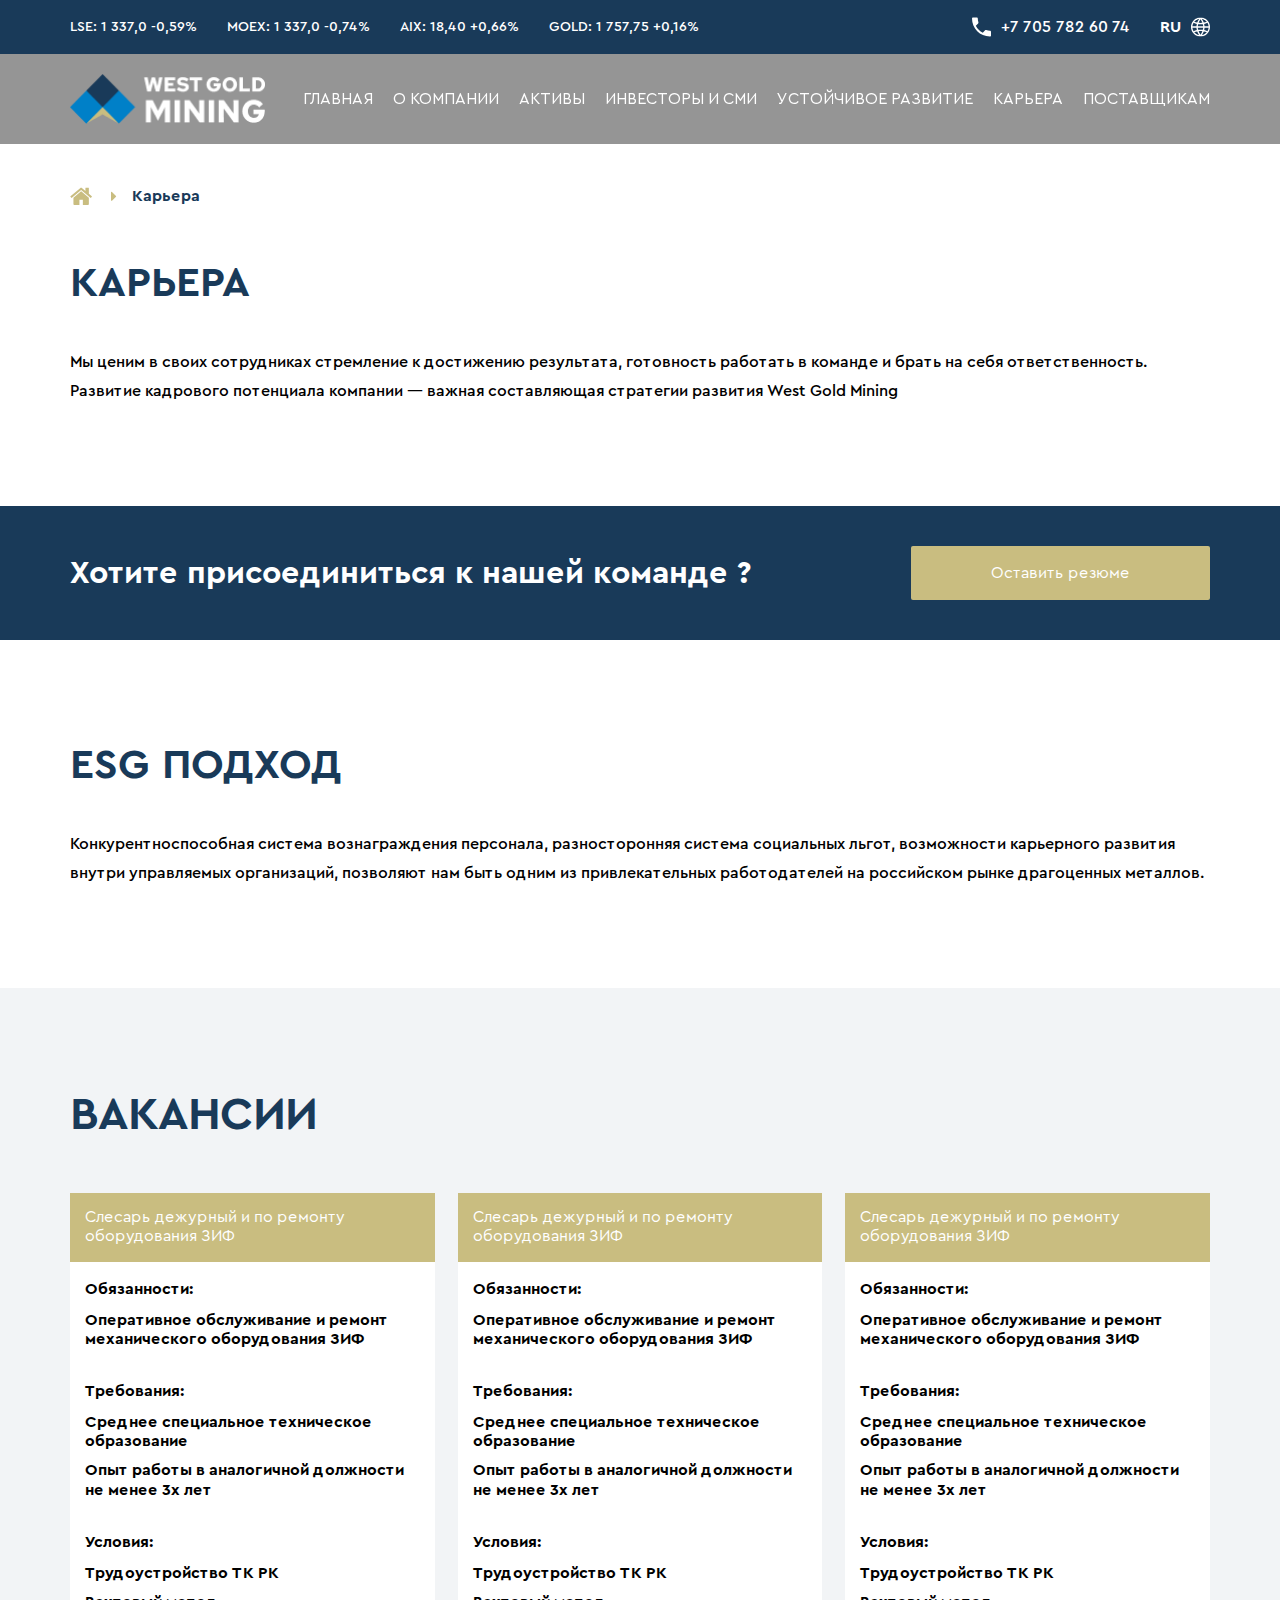
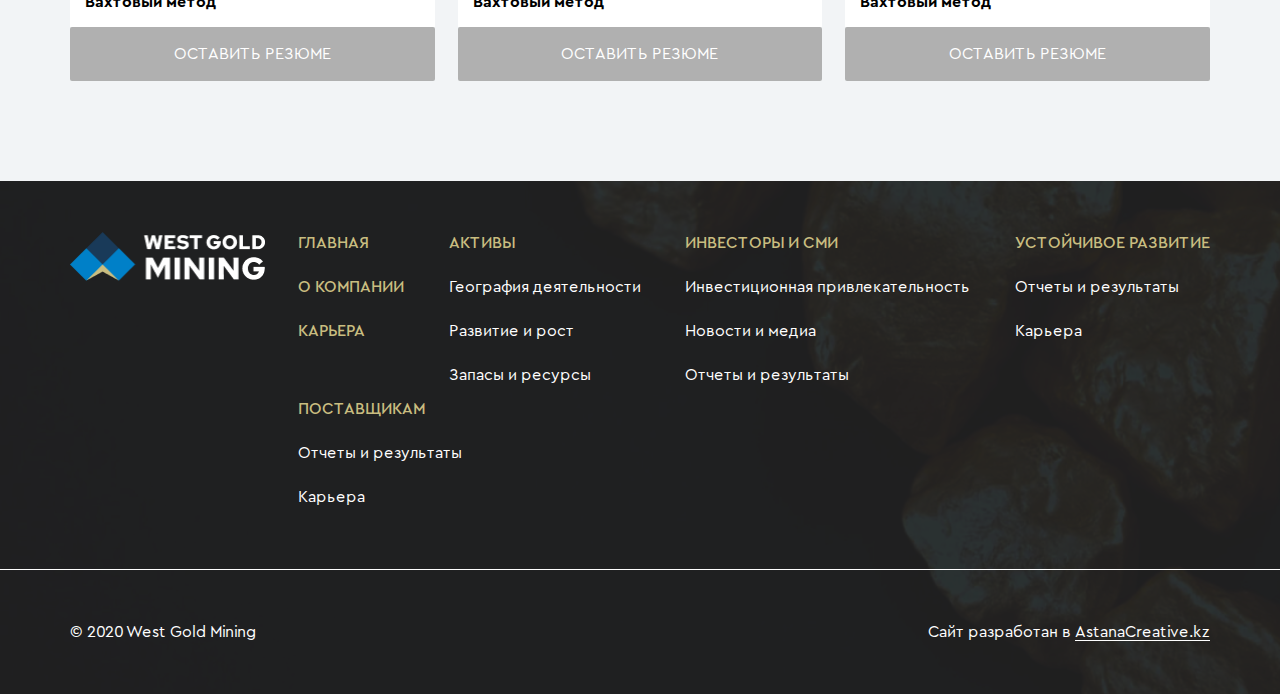
<file: carrier.html>
<!DOCTYPE html>
<html lang="en">

<head>
    <meta charset="UTF-8">
    <meta http-equiv="X-UA-Compatible" content="IE=edge">
    <meta name="viewport" content="width=device-width, initial-scale=1.0">
    <title>Document</title>
    <link rel="stylesheet" href="css/slick.css">
    <link rel="stylesheet" href="css/global.css">
    <link rel="stylesheet" href="css/style.css">
</head>

<body>
    <header class="header other">
        <div class="header__top">
            <div class="container">
                <div class="header__top-items">
                    <div class="header__stock">
                        <ul class="stock__list">
                            <li class="stock__item">lse: 1 337,0 <span>-0,59%</span></li>
                            <li class="stock__item">moex: 1 337,0 <span>-0,74%</span></li>
                            <li class="stock__item">aix: 18,40 <span>+0,66%</span></li>
                            <li class="stock__item">gold: 1 757,75 <span>+0,16%</span></li>
                        </ul>
                    </div>
                    <div class="header__contacts">
                        <div class="header__phone phone">
                            <img src="img/phone.svg" alt="Телефон">
                            <a href="tel:+7 705 782 60 74" class="phone__link">+7 705 782 60 74</a>
                        </div>
                        <div class="header__lang">ru<img src="img/planet.svg" alt=""></div>
                    </div>
                </div>
            </div>
        </div>
        <div class="header__bottom">
            <div class="container">
                <div class="header__bottom-items">
                    <div class="header__logo logo">
                        <a href="#" class="logo__link"><img src="img/logo.png" alt="WGM"></a>
                    </div>
                    <nav class="menu">
                        <ul class="nav__menu">
                            <li class="nav__menu-item">
                                <a href="#" class="menu__item-link">Главная</a>
                            </li>
                            <li class="nav__menu-item">
                                <a href="#" class="menu__item-link">О компании</a>
                            </li>
                            <li class="nav__menu-item">
                                <a href="#" class="menu__item-link">Активы</a>
                            </li>
                            <li class="nav__menu-item">
                                <a href="#" class="menu__item-link">Инвесторы и СМИ</a>
                            </li>
                            <li class="nav__menu-item">
                                <a href="#" class="menu__item-link">Устойчивое развитие</a>
                            </li>
                            <li class="nav__menu-item">
                                <a href="#" class="menu__item-link">Карьера</a>
                            </li>
                            <li class="nav__menu-item">
                                <a href="#" class="menu__item-link">Поставщикам</a>
                            </li>
                        </ul>
                    </nav>
                </div>
            </div>
        </div>
    </header>
    <div class="header-bg"></div>
    <main class="main">
        <section class="breadcrumbs">
            <div class="container">
                <div class="breadcrumbs__container content">
                    <ol class="breadcrumbs__list">
                        <li class="breadcrumbs__item">
                            <a href="#" class="breadcrumbs__link">
                                <img src="img/home.svg" alt="">
                            </a>
                        </li>
                        <li class="breadcrumbs__item">
                            <a href="#" class="breadcrumbs__link">Карьера</a>
                        </li>
                    </ol>
                </div>
            </div>
        </section>
        <section class="info">
            <div class="container">
                <div class="info__container content">
                    <div class="info__title title">Карьера</div>
                    <div class="info__text">
                        <p>Мы ценим в своих сотрудниках стремление к достижению результата, готовность работать в команде и брать на себя ответственность. Развитие кадрового потенциала компании — важная составляющая стратегии развития West Gold Mining</p>
                    </div>
                </div>
            </div>
        </section>
        <section class="resume">
            <div class="container">
                <div class="resume__container">
                    <div class="resume__text">Хотите присоединиться к нашей команде ?</div>
                    <a href="javascript:;" class="resume__link js-resume">Оставить резюме</a>
                </div>
            </div>
        </section>
        <section class="info">
            <div class="container">
                <div class="info__container content">
                    <div class="info__title title">ESG подход</div>
                    <div class="info__text">
                        <p>Конкурентноспособная система вознаграждения персонала, разносторонняя система социальных льгот, возможности карьерного развития внутри управляемых организаций, позволяют нам быть одним из привлекательных работодателей на российском
                            рынке драгоценных металлов.</p>
                    </div>
                </div>
            </div>
        </section>
        <section class="vacancy grey">
            <div class="container">
                <div class="vacancy__container content">
                    <div class="vacancy__title title page_title">Вакансии</div>
                    <div class="vacancy__items">
                        <div class="vacancy__item">
                            <div class="vacancy__header">Слесарь дежурный и по ремонту оборудования ЗИФ</div>
                            <div class="vacancy__info">
                                <div class="vacancy__duties">
                                    <div class="vacancy__duties-header">Обязанности:</div>
                                    <p>Оперативное обслуживание и ремонт механического оборудования ЗИФ</p>
                                </div>
                                <div class="vacancy__duties">
                                    <div class="vacancy__duties-header">Требования:</div>
                                    <p>Среднее специальное техническое образование</p>
                                    <p>Опыт работы в аналогичной должности не менее 3х лет</p>
                                </div>
                                <div class="vacancy__duties">
                                    <div class="vacancy__duties-header">Условия:</div>
                                    <p>Трудоустройство ТК РК</p>
                                    <p>Вахтовый метод</p>
                                </div>
                            </div>
                            <a href="javascript:;" class="vacancy__link js-resume">Оставить резюме</a>
                        </div>
                        <div class="vacancy__item">
                            <div class="vacancy__header">Слесарь дежурный и по ремонту оборудования ЗИФ</div>
                            <div class="vacancy__info">
                                <div class="vacancy__duties">
                                    <div class="vacancy__duties-header">Обязанности:</div>
                                    <p>Оперативное обслуживание и ремонт механического оборудования ЗИФ</p>
                                </div>
                                <div class="vacancy__duties">
                                    <div class="vacancy__duties-header">Требования:</div>
                                    <p>Среднее специальное техническое образование</p>
                                    <p>Опыт работы в аналогичной должности не менее 3х лет</p>
                                </div>
                                <div class="vacancy__duties">
                                    <div class="vacancy__duties-header">Условия:</div>
                                    <p>Трудоустройство ТК РК</p>
                                    <p>Вахтовый метод</p>
                                </div>
                            </div>
                            <a href="javascript:;" class="vacancy__link js-resume">Оставить резюме</a>
                        </div>
                        <div class="vacancy__item">
                            <div class="vacancy__header">Слесарь дежурный и по ремонту оборудования ЗИФ</div>
                            <div class="vacancy__info">
                                <div class="vacancy__duties">
                                    <div class="vacancy__duties-header">Обязанности:</div>
                                    <p>Оперативное обслуживание и ремонт механического оборудования ЗИФ</p>
                                </div>
                                <div class="vacancy__duties">
                                    <div class="vacancy__duties-header">Требования:</div>
                                    <p>Среднее специальное техническое образование</p>
                                    <p>Опыт работы в аналогичной должности не менее 3х лет</p>
                                </div>
                                <div class="vacancy__duties">
                                    <div class="vacancy__duties-header">Условия:</div>
                                    <p>Трудоустройство ТК РК</p>
                                    <p>Вахтовый метод</p>
                                </div>
                            </div>
                            <a href="javascript:;" class="vacancy__link js-resume">Оставить резюме</a>
                        </div>
                    </div>
                </div>
            </div>
        </section>
    </main>
    <footer class="footer">
        <div class="container">
            <div class="footer__container content">
                <div class="footer__items">
                    <div class="footer__logo logo">
                        <a href="#" class="logo__link"><img src="img/logo.png" alt="WGM"></a>
                    </div>
                    <div class="footer_nav">
                        <ul class="footer__list">
                            <li class="footer__item">
                                <a href="#" class="footer_link heading">Главная</a>
                            </li>
                            <li class="footer__item">
                                <a href="#" class="footer_link heading">О компании</a>
                            </li>
                            <li class="footer__item">
                                <a href="#" class="footer_link heading">Карьера</a>
                            </li>
                        </ul>
                        <ul class="footer__list">
                            <li class="footer__item">
                                <a href="#" class="footer_link heading">Активы</a>
                            </li>
                            <li class="footer__item">
                                <a href="#" class="footer_link">География деятельности</a>
                            </li>
                            <li class="footer__item">
                                <a href="#" class="footer_link">Развитие и рост</a>
                            </li>
                            <li class="footer__item">
                                <a href="#" class="footer_link">Запасы и ресурсы</a>
                            </li>
                        </ul>
                        <ul class="footer__list">
                            <li class="footer__item">
                                <a href="#" class="footer_link heading">Инвесторы и СМИ</a>
                            </li>
                            <li class="footer__item">
                                <a href="#" class="footer_link">Инвестиционная привлекательность</a>
                            </li>
                            <li class="footer__item">
                                <a href="#" class="footer_link">Новости и медиа</a>
                            </li>
                            <li class="footer__item">
                                <a href="#" class="footer_link">Отчеты и результаты</a>
                            </li>
                        </ul>
                        <ul class="footer__list">
                            <li class="footer__item">
                                <a href="#" class="footer_link heading">Устойчивое развитие</a>
                            </li>
                            <li class="footer__item">
                                <a href="#" class="footer_link">Отчеты и результаты</a>
                            </li>
                            <li class="footer__item">
                                <a href="#" class="footer_link">Карьера</a>
                            </li>
                        </ul>
                        <ul class="footer__list">
                            <li class="footer__item">
                                <a href="#" class="footer_link heading">Поставщикам</a>
                            </li>
                            <li class="footer__item">
                                <a href="#" class="footer_link">Отчеты и результаты</a>
                            </li>
                            <li class="footer__item">
                                <a href="#" class="footer_link">Карьера</a>
                            </li>
                        </ul>
                    </div>
                </div>
            </div>
        </div>
        <div class="copyright">
            <div class="container">
                <div class="copyright__container content">
                    <div class="copyright__items">
                        <div class="copyright__item">© 2020 West Gold Mining</div>
                        <div class="copyright__item">Сайт разработан в <a href="#" class="ast-link">AstanaCreative.kz</a></div>
                    </div>
                </div>
            </div>
        </div>
    </footer>
    <div class="popup__resume">
        <div class="popup__resume-form">
            <form action="" class="resume__form">
                <div class="resume__form-header">Оставить заявку</div>
                <div class="resume__form-row">
                    <div class="resume__form-col w49">
                        <span>Имя</span>
                        <input type="text" placeholder="Ваше Имя">
                    </div>
                    <div class="resume__form-col w49">
                        <span>Телефон</span>
                        <input type="tel" placeholder="Ваш Телефон">
                    </div>
                </div>
                <div class="resume__form-row">
                    <div class="resume__form-col w100">
                        <span>Сопроводительное письмо</span>
                        <textarea class="resume-textarea"></textarea>
                    </div>
                </div>
                <div class="resume__form-row">
                    <div class="resume__form-col w49">
                        <label for="file" class="form__label">
                            <span class="file-name">Прикрепить документ</span>
                            <input type="file" name="file" id="file" class="input-file">
                        </label>
                    </div>
                    <div class="resume__form-col w49">
                        <input type="submit" class="form__submit" value="Отправить">
                    </div>
                </div>
            </form>
        </div>
    </div>
    <script src="js/jquery-3.6.0.min.js"></script>
    <script src="js/slick.min.js"></script>
    <script src="js/script.js"></script>
</body>

</html>
</file>
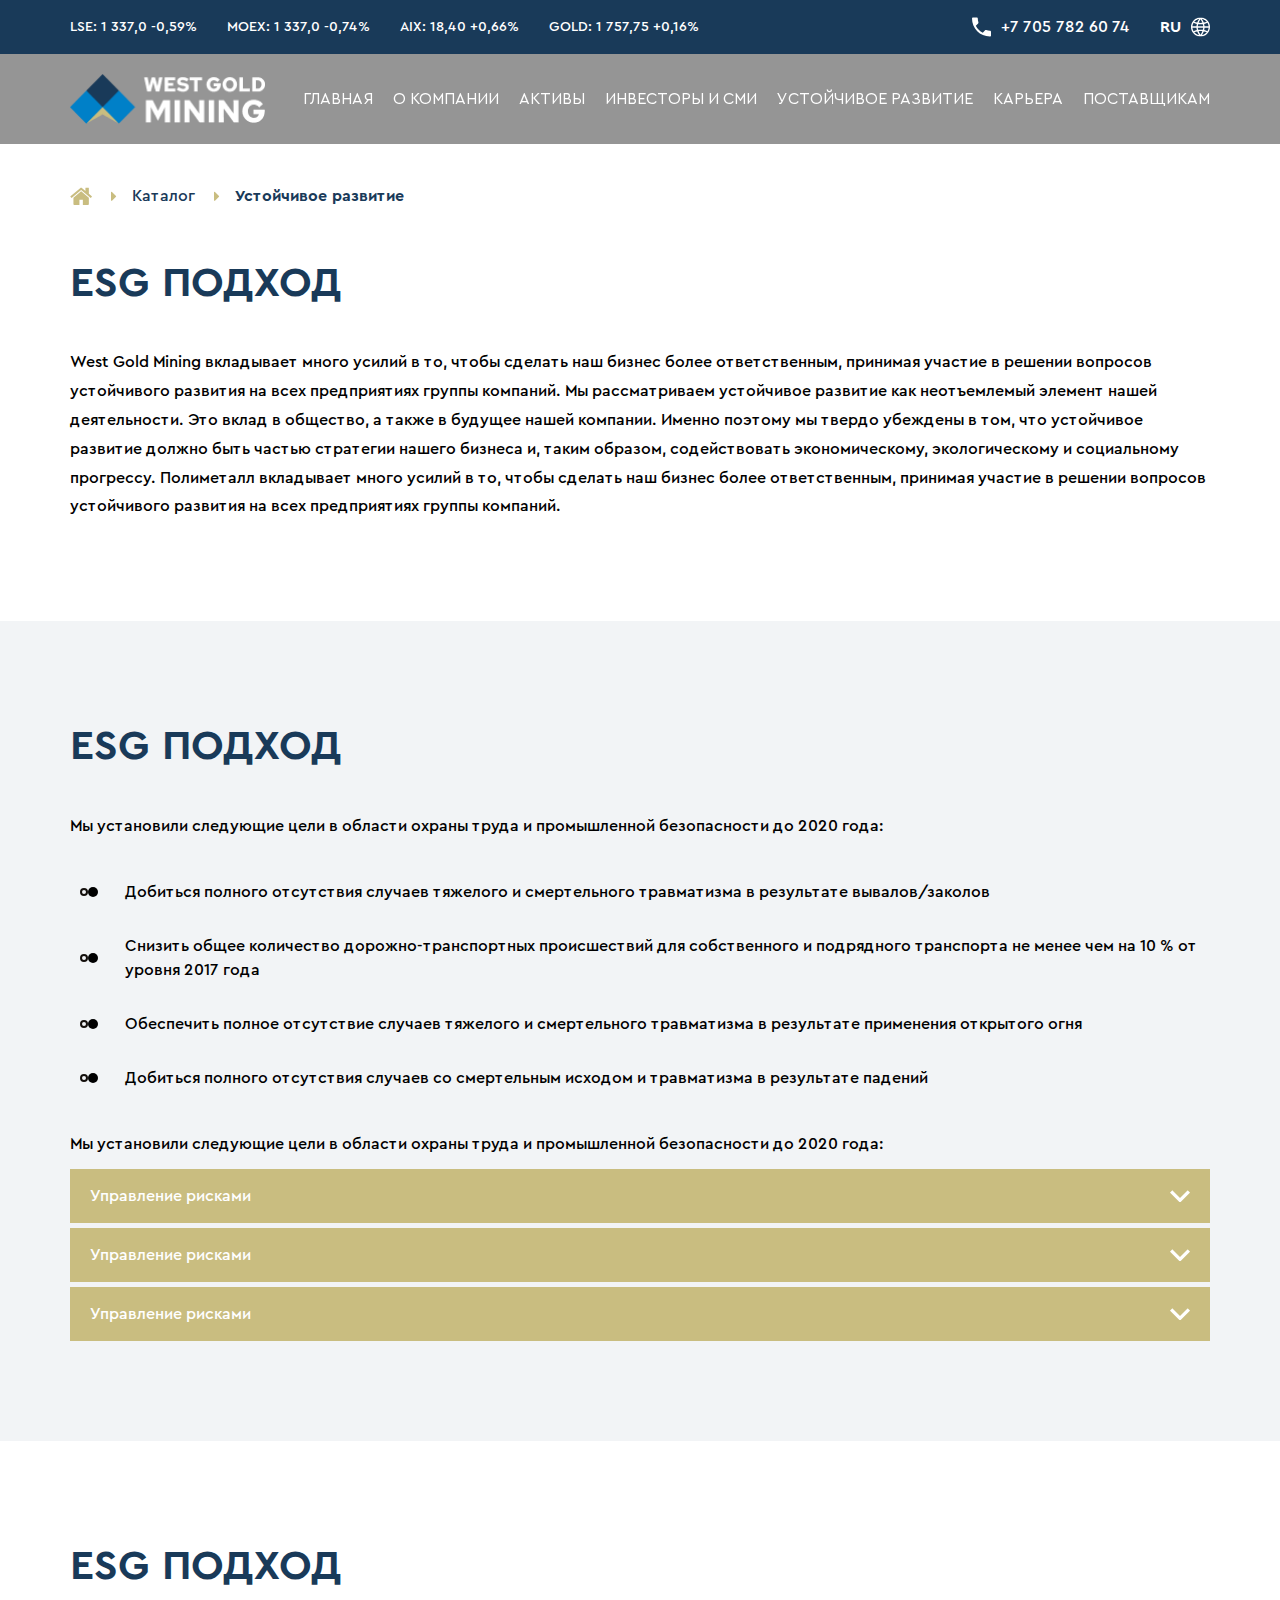
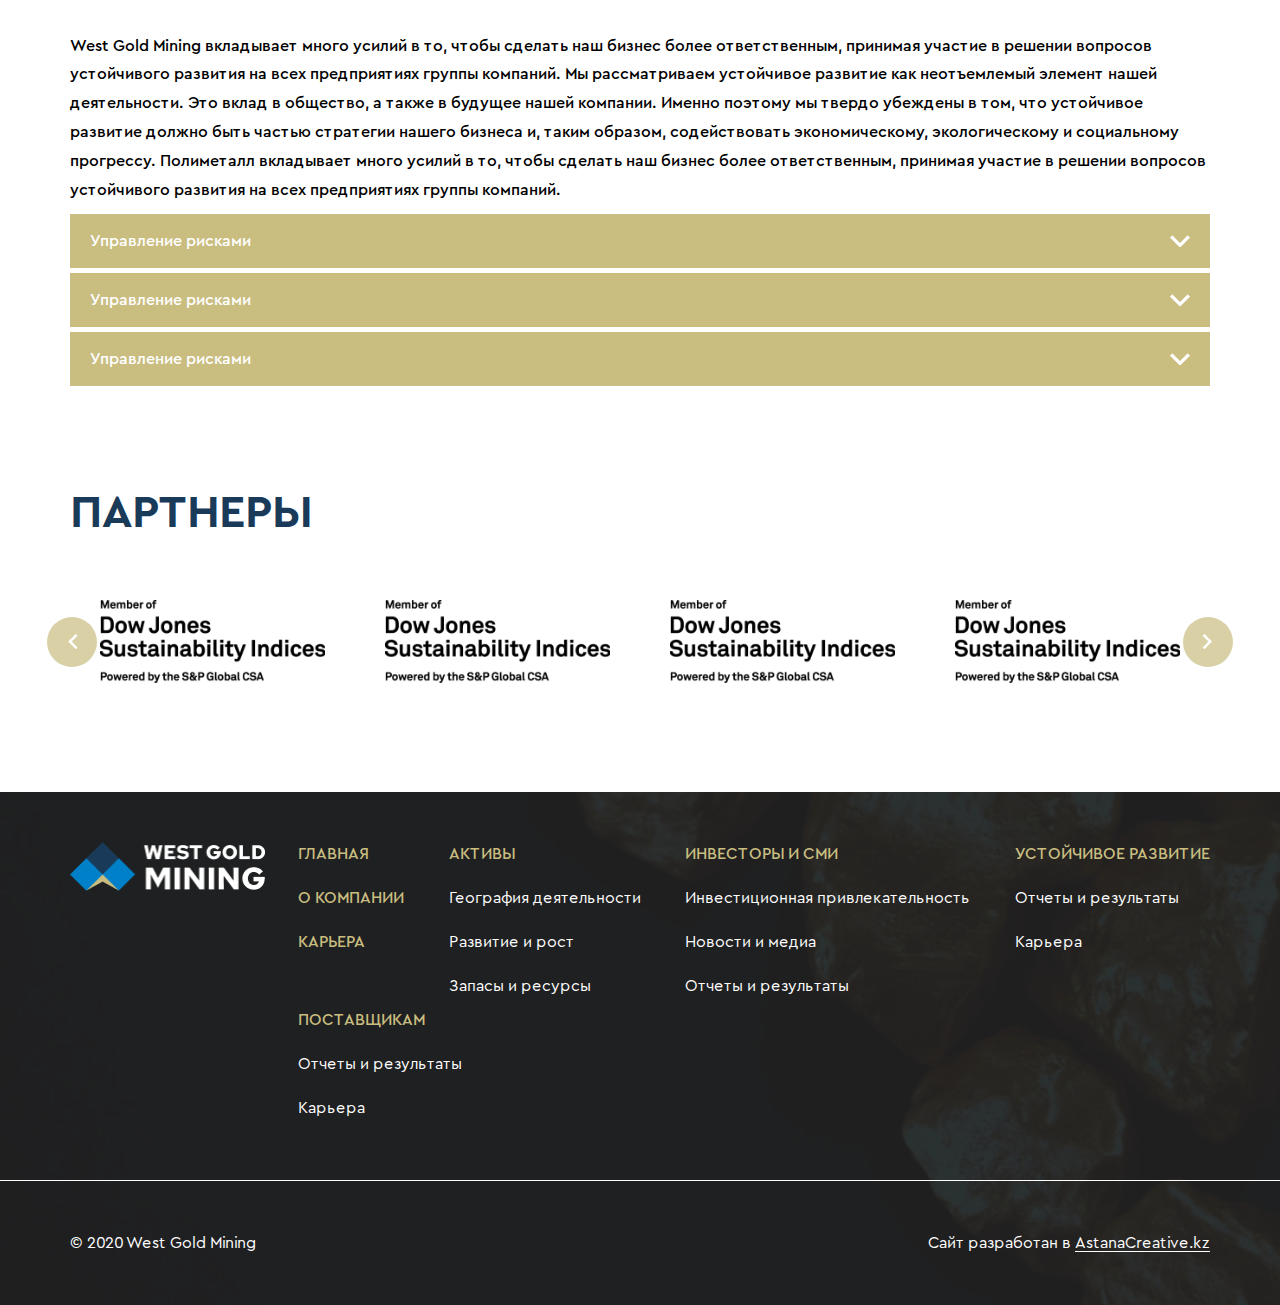
<file: develop.html>
<!DOCTYPE html>
<html lang="en">

<head>
    <meta charset="UTF-8">
    <meta http-equiv="X-UA-Compatible" content="IE=edge">
    <meta name="viewport" content="width=device-width, initial-scale=1.0">
    <title>Document</title>
    <link rel="stylesheet" href="css/slick.css">
    <link rel="stylesheet" href="css/global.css">
    <link rel="stylesheet" href="css/style.css">
</head>

<body>
    <header class="header other">
        <div class="header__top">
            <div class="container">
                <div class="header__top-items">
                    <div class="header__stock">
                        <ul class="stock__list">
                            <li class="stock__item">lse: 1 337,0 <span>-0,59%</span></li>
                            <li class="stock__item">moex: 1 337,0 <span>-0,74%</span></li>
                            <li class="stock__item">aix: 18,40 <span>+0,66%</span></li>
                            <li class="stock__item">gold: 1 757,75 <span>+0,16%</span></li>
                        </ul>
                    </div>
                    <div class="header__contacts">
                        <div class="header__phone phone">
                            <img src="img/phone.svg" alt="Телефон">
                            <a href="tel:+7 705 782 60 74" class="phone__link">+7 705 782 60 74</a>
                        </div>
                        <div class="header__lang">ru<img src="img/planet.svg" alt=""></div>
                    </div>
                </div>
            </div>
        </div>
        <div class="header__bottom">
            <div class="container">
                <div class="header__bottom-items">
                    <div class="header__logo logo">
                        <a href="#" class="logo__link"><img src="img/logo.png" alt="WGM"></a>
                    </div>
                    <nav class="menu">
                        <ul class="nav__menu">
                            <li class="nav__menu-item">
                                <a href="#" class="menu__item-link">Главная</a>
                            </li>
                            <li class="nav__menu-item">
                                <a href="#" class="menu__item-link">О компании</a>
                            </li>
                            <li class="nav__menu-item">
                                <a href="#" class="menu__item-link">Активы</a>
                            </li>
                            <li class="nav__menu-item">
                                <a href="#" class="menu__item-link">Инвесторы и СМИ</a>
                            </li>
                            <li class="nav__menu-item">
                                <a href="#" class="menu__item-link">Устойчивое развитие</a>
                            </li>
                            <li class="nav__menu-item">
                                <a href="#" class="menu__item-link">Карьера</a>
                            </li>
                            <li class="nav__menu-item">
                                <a href="#" class="menu__item-link">Поставщикам</a>
                            </li>
                        </ul>
                    </nav>
                </div>
            </div>
        </div>
    </header>
    <div class="header-bg"></div>
    <main class="main">
        <section class="breadcrumbs">
            <div class="container">
                <div class="breadcrumbs__container content">
                    <ol class="breadcrumbs__list">
                        <li class="breadcrumbs__item">
                            <a href="#" class="breadcrumbs__link">
                                <img src="img/home.svg" alt="">
                            </a>
                        </li>
                        <li class="breadcrumbs__item">
                            <a href="#" class="breadcrumbs__link">Каталог</a>
                        </li>
                        <li class="breadcrumbs__item">
                            <a href="#" class="breadcrumbs__link">Устойчивое развитие</a>
                        </li>
                    </ol>
                </div>
            </div>
        </section>
        <section class="info">
            <div class="container">
                <div class="info__container content">
                    <div class="info__title title">ESG подход</div>
                    <div class="info__text">
                        <p>West Gold Mining вкладывает много усилий в то, чтобы сделать наш бизнес более ответственным, принимая участие в решении вопросов устойчивого развития на всех предприятиях группы компаний. Мы рассматриваем устойчивое развитие как
                            неотъемлемый элемент нашей деятельности. Это вклад в общество, а также в будущее нашей компании. Именно поэтому мы твердо убеждены в том, что устойчивое развитие должно быть частью стратегии нашего бизнеса и, таким образом,
                            содействовать экономическому, экологическому и социальному прогрессу. Полиметалл вкладывает много усилий в то, чтобы сделать наш бизнес более ответственным, принимая участие в решении вопросов устойчивого развития на всех предприятиях
                            группы компаний. </p>
                    </div>
                </div>
            </div>
        </section>
        <section class="info grey">
            <div class="container">
                <div class="info__container content">
                    <div class="info__title title">ESG подход</div>
                    <div class="info__text">
                        <p>Мы установили следующие цели в области охраны труда и промышленной безопасности до 2020 года:</p>
                    </div>
                    <ul class="info__list">
                        <li class="info__list-item">Добиться полного отсутствия случаев тяжелого и смертельного травматизма в результате вывалов/заколов</li>
                        <li class="info__list-item">Снизить общее количество дорожно-транспортных происшествий для собственного и подрядного транспорта не менее чем на 10 % от уровня 2017 года</li>
                        <li class="info__list-item">Обеспечить полное отсутствие случаев тяжелого и смертельного травматизма в результате применения открытого огня </li>
                        <li class="info__list-item">Добиться полного отсутствия случаев со смертельным исходом и травматизма в результате падений</li>
                    </ul>
                    <div class="info__text">
                        <p>Мы установили следующие цели в области охраны труда и промышленной безопасности до 2020 года:</p>
                    </div>
                    <div class="info__tabs">
                        <div class="info__tabs-item">
                            <a href="javascript:;" class="info__tabs-btn">Управление рисками <img src="img/tabarr.png" alt=""></a>
                            <div class="info__tabs-content">
                                <p>Равным образом новая модель организационной деятельности способствует подготовки и реализации направлений прогрессивного развития. Повседневная практика показывает, что реализация намеченных плановых заданий позволяет.
                                    Равным образом новая модель организационной деятельности способствует подготовки и реализации направлений прогрессивного развития</p>
                            </div>
                        </div>
                        <div class="info__tabs-item">
                            <a href="javascript:;" class="info__tabs-btn">Управление рисками <img src="img/tabarr.png" alt=""></a>
                            <div class="info__tabs-content"></div>
                        </div>
                        <div class="info__tabs-item">
                            <a href="javascript:;" class="info__tabs-btn">Управление рисками <img src="img/tabarr.png" alt=""></a>
                            <div class="info__tabs-content"></div>
                        </div>
                    </div>
                </div>
            </div>
        </section>
        <section class="info">
            <div class="container">
                <div class="info__container content">
                    <div class="info__title title">ESG подход</div>
                    <div class="info__text">
                        <p>West Gold Mining вкладывает много усилий в то, чтобы сделать наш бизнес более ответственным, принимая участие в решении вопросов устойчивого развития на всех предприятиях группы компаний. Мы рассматриваем устойчивое развитие как
                            неотъемлемый элемент нашей деятельности. Это вклад в общество, а также в будущее нашей компании. Именно поэтому мы твердо убеждены в том, что устойчивое развитие должно быть частью стратегии нашего бизнеса и, таким образом,
                            содействовать экономическому, экологическому и социальному прогрессу. Полиметалл вкладывает много усилий в то, чтобы сделать наш бизнес более ответственным, принимая участие в решении вопросов устойчивого развития на всех предприятиях
                            группы компаний. </p>
                    </div>
                    <div class="info__tabs">
                        <div class="info__tabs-item">
                            <a href="javascript:;" class="info__tabs-btn">Управление рисками <img src="img/tabarr.png" alt=""></a>
                            <div class="info__tabs-content">
                                <p>Равным образом новая модель организационной деятельности способствует подготовки и реализации направлений прогрессивного развития. Повседневная практика показывает, что реализация намеченных плановых заданий позволяет.
                                    Равным образом новая модель организационной деятельности способствует подготовки и реализации направлений прогрессивного развития</p>
                            </div>
                        </div>
                        <div class="info__tabs-item">
                            <a href="javascript:;" class="info__tabs-btn">Управление рисками <img src="img/tabarr.png" alt=""></a>
                            <div class="info__tabs-content"></div>
                        </div>
                        <div class="info__tabs-item">
                            <a href="javascript:;" class="info__tabs-btn">Управление рисками <img src="img/tabarr.png" alt=""></a>
                            <div class="info__tabs-content"></div>
                        </div>
                    </div>
                </div>
            </div>
        </section>
        <section class="partners">
            <div class="container">
                <div class="partners__container content">
                    <div class="partners__title page_title title">Партнеры</div>
                    <div class="partners__items">
                        <div class="partners__item"><img src="img/part1.png" alt=""></div>
                        <div class="partners__item"><img src="img/part1.png" alt=""></div>
                        <div class="partners__item"><img src="img/part1.png" alt=""></div>
                        <div class="partners__item"><img src="img/part1.png" alt=""></div>
                        <div class="partners__item"><img src="img/part1.png" alt=""></div>
                    </div>
                </div>
            </div>
        </section>
    </main>
    <footer class="footer">
        <div class="container">
            <div class="footer__container content">
                <div class="footer__items">
                    <div class="footer__logo logo">
                        <a href="#" class="logo__link"><img src="img/logo.png" alt="WGM"></a>
                    </div>
                    <div class="footer_nav">
                        <ul class="footer__list">
                            <li class="footer__item">
                                <a href="#" class="footer_link heading">Главная</a>
                            </li>
                            <li class="footer__item">
                                <a href="#" class="footer_link heading">О компании</a>
                            </li>
                            <li class="footer__item">
                                <a href="#" class="footer_link heading">Карьера</a>
                            </li>
                        </ul>
                        <ul class="footer__list">
                            <li class="footer__item">
                                <a href="#" class="footer_link heading">Активы</a>
                            </li>
                            <li class="footer__item">
                                <a href="#" class="footer_link">География деятельности</a>
                            </li>
                            <li class="footer__item">
                                <a href="#" class="footer_link">Развитие и рост</a>
                            </li>
                            <li class="footer__item">
                                <a href="#" class="footer_link">Запасы и ресурсы</a>
                            </li>
                        </ul>
                        <ul class="footer__list">
                            <li class="footer__item">
                                <a href="#" class="footer_link heading">Инвесторы и СМИ</a>
                            </li>
                            <li class="footer__item">
                                <a href="#" class="footer_link">Инвестиционная привлекательность</a>
                            </li>
                            <li class="footer__item">
                                <a href="#" class="footer_link">Новости и медиа</a>
                            </li>
                            <li class="footer__item">
                                <a href="#" class="footer_link">Отчеты и результаты</a>
                            </li>
                        </ul>
                        <ul class="footer__list">
                            <li class="footer__item">
                                <a href="#" class="footer_link heading">Устойчивое развитие</a>
                            </li>
                            <li class="footer__item">
                                <a href="#" class="footer_link">Отчеты и результаты</a>
                            </li>
                            <li class="footer__item">
                                <a href="#" class="footer_link">Карьера</a>
                            </li>
                        </ul>
                        <ul class="footer__list">
                            <li class="footer__item">
                                <a href="#" class="footer_link heading">Поставщикам</a>
                            </li>
                            <li class="footer__item">
                                <a href="#" class="footer_link">Отчеты и результаты</a>
                            </li>
                            <li class="footer__item">
                                <a href="#" class="footer_link">Карьера</a>
                            </li>
                        </ul>
                    </div>
                </div>
            </div>
        </div>
        <div class="copyright">
            <div class="container">
                <div class="copyright__container content">
                    <div class="copyright__items">
                        <div class="copyright__item">© 2020 West Gold Mining</div>
                        <div class="copyright__item">Сайт разработан в <a href="#" class="ast-link">AstanaCreative.kz</a></div>
                    </div>
                </div>
            </div>
        </div>
    </footer>
    <script src="js/jquery-3.6.0.min.js"></script>
    <script src="js/slick.min.js"></script>
    <script src="js/script.js"></script>
</body>

</html>
</file>
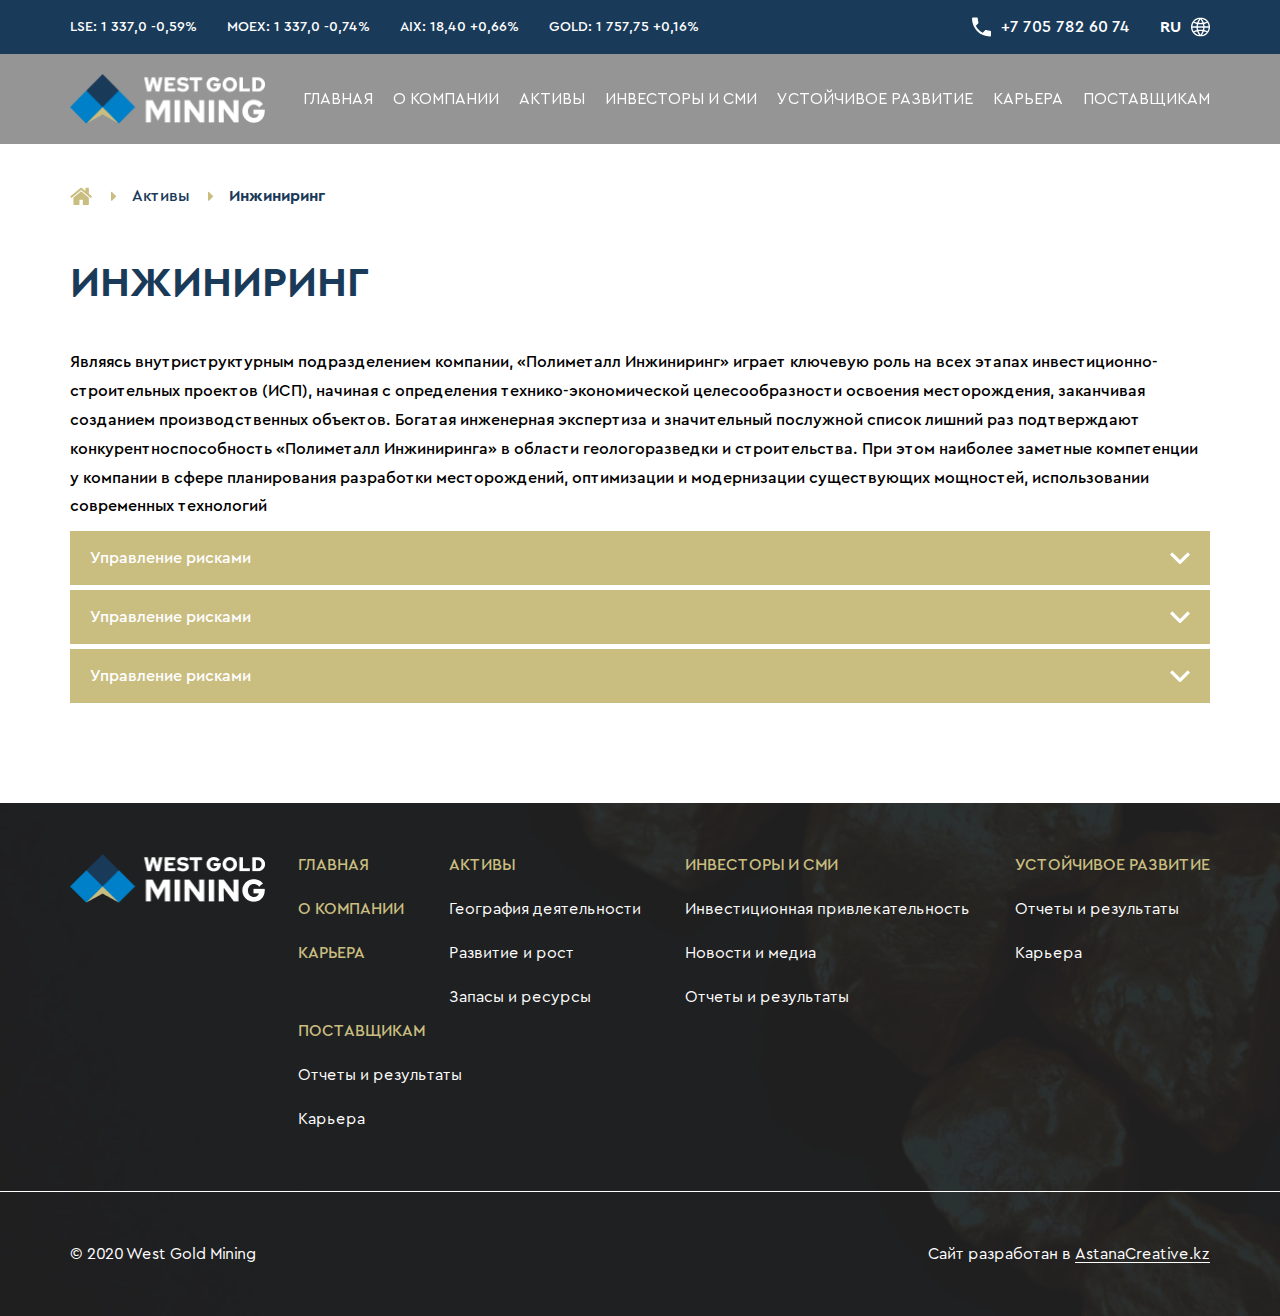
<file: engineering.html>
<!DOCTYPE html>
<html lang="en">

<head>
    <meta charset="UTF-8">
    <meta http-equiv="X-UA-Compatible" content="IE=edge">
    <meta name="viewport" content="width=device-width, initial-scale=1.0">
    <title>Document</title>
    <link rel="stylesheet" href="css/slick.css">
    <link rel="stylesheet" href="css/global.css">
    <link rel="stylesheet" href="css/style.css">
</head>

<body>
    <header class="header other">
        <div class="header__top">
            <div class="container">
                <div class="header__top-items">
                    <div class="header__stock">
                        <ul class="stock__list">
                            <li class="stock__item">lse: 1 337,0 <span>-0,59%</span></li>
                            <li class="stock__item">moex: 1 337,0 <span>-0,74%</span></li>
                            <li class="stock__item">aix: 18,40 <span>+0,66%</span></li>
                            <li class="stock__item">gold: 1 757,75 <span>+0,16%</span></li>
                        </ul>
                    </div>
                    <div class="header__contacts">
                        <div class="header__phone phone">
                            <img src="img/phone.svg" alt="Телефон">
                            <a href="tel:+7 705 782 60 74" class="phone__link">+7 705 782 60 74</a>
                        </div>
                        <div class="header__lang">ru<img src="img/planet.svg" alt=""></div>
                    </div>
                </div>
            </div>
        </div>
        <div class="header__bottom">
            <div class="container">
                <div class="header__bottom-items">
                    <div class="header__logo logo">
                        <a href="#" class="logo__link"><img src="img/logo.png" alt="WGM"></a>
                    </div>
                    <nav class="menu">
                        <ul class="nav__menu">
                            <li class="nav__menu-item">
                                <a href="#" class="menu__item-link">Главная</a>
                            </li>
                            <li class="nav__menu-item">
                                <a href="#" class="menu__item-link">О компании</a>
                            </li>
                            <li class="nav__menu-item">
                                <a href="#" class="menu__item-link">Активы</a>
                            </li>
                            <li class="nav__menu-item">
                                <a href="#" class="menu__item-link">Инвесторы и СМИ</a>
                            </li>
                            <li class="nav__menu-item">
                                <a href="#" class="menu__item-link">Устойчивое развитие</a>
                            </li>
                            <li class="nav__menu-item">
                                <a href="#" class="menu__item-link">Карьера</a>
                            </li>
                            <li class="nav__menu-item">
                                <a href="#" class="menu__item-link">Поставщикам</a>
                            </li>
                        </ul>
                    </nav>
                </div>
            </div>
        </div>
    </header>
    <div class="header-bg"></div>
    <main class="main">
        <section class="breadcrumbs">
            <div class="container">
                <div class="breadcrumbs__container content">
                    <ol class="breadcrumbs__list">
                        <li class="breadcrumbs__item">
                            <a href="#" class="breadcrumbs__link">
                                <img src="img/home.svg" alt="">
                            </a>
                        </li>
                        <li class="breadcrumbs__item">
                            <a href="#" class="breadcrumbs__link">Активы</a>
                        </li>
                        <li class="breadcrumbs__item">
                            <a href="#" class="breadcrumbs__link">Инжиниринг</a>
                        </li>
                    </ol>
                </div>
            </div>
        </section>
        <section class="info">
            <div class="container">
                <div class="info__container content">
                    <div class="info__title title">Инжиниринг</div>
                    <div class="info__text">
                        <p>Являясь внутриструктурным подразделением компании, «Полиметалл Инжиниринг» играет ключевую роль на всех этапах инвестиционно-строительных проектов (ИСП), начиная с определения технико-экономической целесообразности освоения месторождения, заканчивая созданием производственных объектов. Богатая инженерная экспертиза и значительный послужной список лишний раз подтверждают конкурентноспособность «Полиметалл Инжиниринга» в области геологоразведки и строительства. При этом наиболее заметные компетенции у компании в сфере планирования разработки месторождений, оптимизации и модернизации существующих мощностей, использовании современных технологий</p>
                    </div>
                    <div class="info__tabs">
                        <div class="info__tabs-item">
                            <a href="javascript:;" class="info__tabs-btn">Управление рисками <img src="img/tabarr.png" alt=""></a>
                            <div class="info__tabs-content">
                                <p>Равным образом новая модель организационной деятельности способствует подготовки и реализации направлений прогрессивного развития. Повседневная практика показывает, что реализация намеченных плановых заданий позволяет.
                                    Равным образом новая модель организационной деятельности способствует подготовки и реализации направлений прогрессивного развития</p>
                            </div>
                        </div>
                        <div class="info__tabs-item">
                            <a href="javascript:;" class="info__tabs-btn">Управление рисками <img src="img/tabarr.png" alt=""></a>
                            <div class="info__tabs-content"></div>
                        </div>
                        <div class="info__tabs-item">
                            <a href="javascript:;" class="info__tabs-btn">Управление рисками <img src="img/tabarr.png" alt=""></a>
                            <div class="info__tabs-content"></div>
                        </div>
                    </div>
                </div>
            </div>
        </section>
    </main>
    <footer class="footer">
        <div class="container">
            <div class="footer__container content">
                <div class="footer__items">
                    <div class="footer__logo logo">
                        <a href="#" class="logo__link"><img src="img/logo.png" alt="WGM"></a>
                    </div>
                    <div class="footer_nav">
                        <ul class="footer__list">
                            <li class="footer__item">
                                <a href="#" class="footer_link heading">Главная</a>
                            </li>
                            <li class="footer__item">
                                <a href="#" class="footer_link heading">О компании</a>
                            </li>
                            <li class="footer__item">
                                <a href="#" class="footer_link heading">Карьера</a>
                            </li>
                        </ul>
                        <ul class="footer__list">
                            <li class="footer__item">
                                <a href="#" class="footer_link heading">Активы</a>
                            </li>
                            <li class="footer__item">
                                <a href="#" class="footer_link">География деятельности</a>
                            </li>
                            <li class="footer__item">
                                <a href="#" class="footer_link">Развитие и рост</a>
                            </li>
                            <li class="footer__item">
                                <a href="#" class="footer_link">Запасы и ресурсы</a>
                            </li>
                        </ul>
                        <ul class="footer__list">
                            <li class="footer__item">
                                <a href="#" class="footer_link heading">Инвесторы и СМИ</a>
                            </li>
                            <li class="footer__item">
                                <a href="#" class="footer_link">Инвестиционная привлекательность</a>
                            </li>
                            <li class="footer__item">
                                <a href="#" class="footer_link">Новости и медиа</a>
                            </li>
                            <li class="footer__item">
                                <a href="#" class="footer_link">Отчеты и результаты</a>
                            </li>
                        </ul>
                        <ul class="footer__list">
                            <li class="footer__item">
                                <a href="#" class="footer_link heading">Устойчивое развитие</a>
                            </li>
                            <li class="footer__item">
                                <a href="#" class="footer_link">Отчеты и результаты</a>
                            </li>
                            <li class="footer__item">
                                <a href="#" class="footer_link">Карьера</a>
                            </li>
                        </ul>
                        <ul class="footer__list">
                            <li class="footer__item">
                                <a href="#" class="footer_link heading">Поставщикам</a>
                            </li>
                            <li class="footer__item">
                                <a href="#" class="footer_link">Отчеты и результаты</a>
                            </li>
                            <li class="footer__item">
                                <a href="#" class="footer_link">Карьера</a>
                            </li>
                        </ul>
                    </div>
                </div>
            </div>
        </div>
        <div class="copyright">
            <div class="container">
                <div class="copyright__container content">
                    <div class="copyright__items">
                        <div class="copyright__item">© 2020 West Gold Mining</div>
                        <div class="copyright__item">Сайт разработан в <a href="#" class="ast-link">AstanaCreative.kz</a></div>
                    </div>
                </div>
            </div>
        </div>
    </footer>
    <script src="js/jquery-3.6.0.min.js"></script>
    <script src="js/slick.min.js"></script>
    <script src="js/script.js"></script>
</body>

</html>
</file>
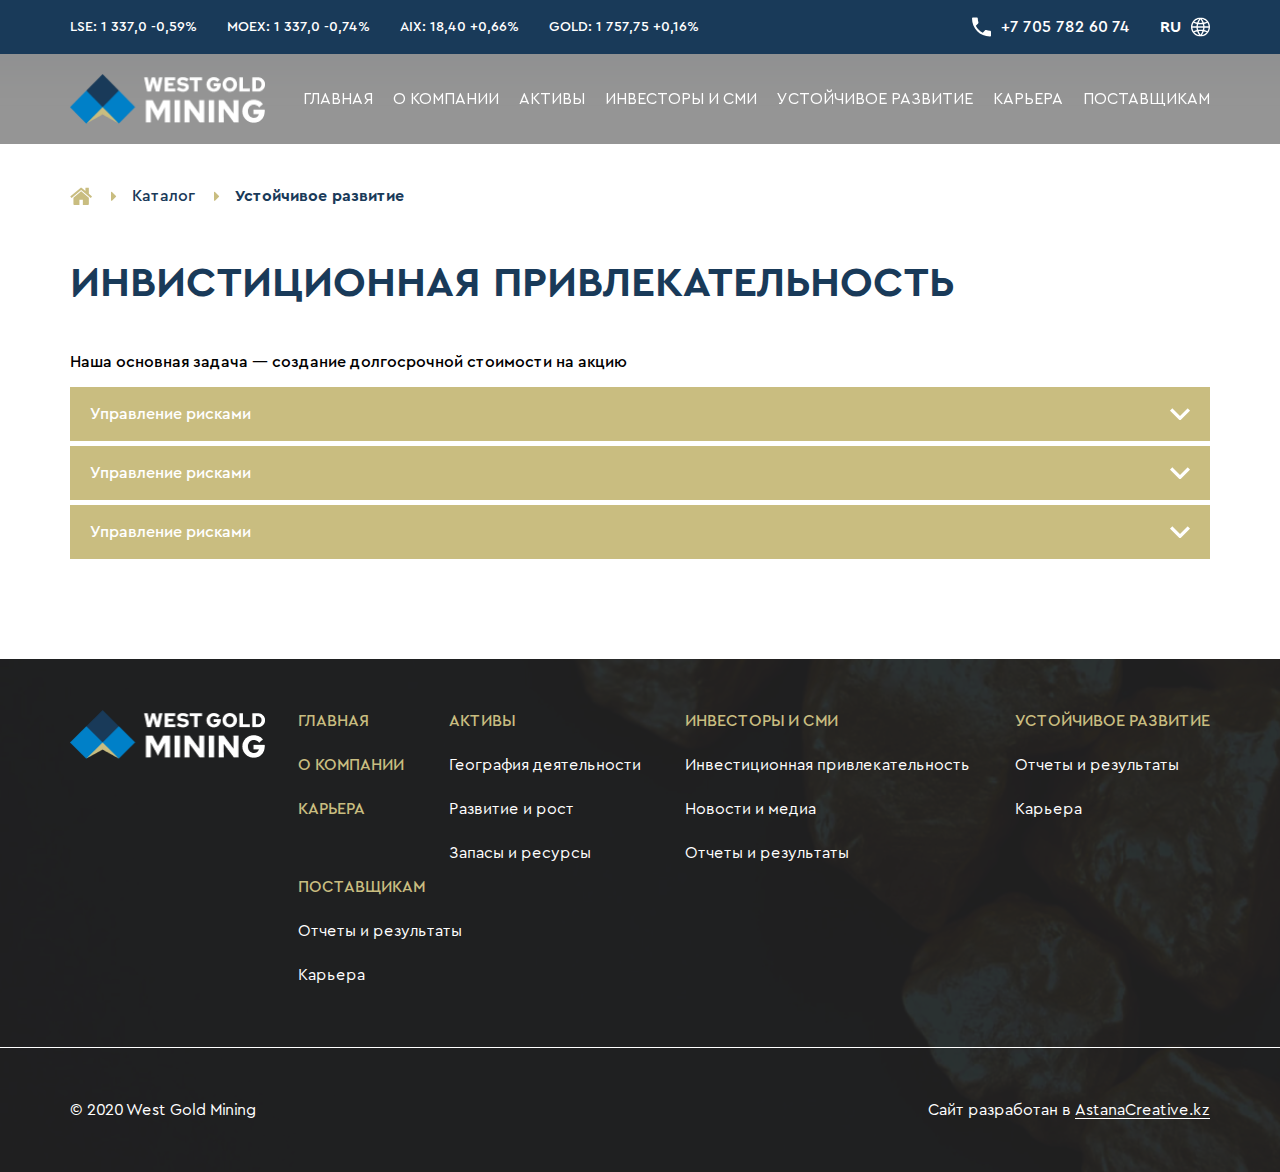
<file: investment.html>
<!DOCTYPE html>
<html lang="en">

<head>
    <meta charset="UTF-8">
    <meta http-equiv="X-UA-Compatible" content="IE=edge">
    <meta name="viewport" content="width=device-width, initial-scale=1.0">
    <title>Document</title>
    <link rel="stylesheet" href="css/slick.css">
    <link rel="stylesheet" href="css/global.css">
    <link rel="stylesheet" href="css/style.css">
</head>

<body>
    <header class="header other">
        <div class="header__top">
            <div class="container">
                <div class="header__top-items">
                    <div class="header__stock">
                        <ul class="stock__list">
                            <li class="stock__item">lse: 1 337,0 <span>-0,59%</span></li>
                            <li class="stock__item">moex: 1 337,0 <span>-0,74%</span></li>
                            <li class="stock__item">aix: 18,40 <span>+0,66%</span></li>
                            <li class="stock__item">gold: 1 757,75 <span>+0,16%</span></li>
                        </ul>
                    </div>
                    <div class="header__contacts">
                        <div class="header__phone phone">
                            <img src="img/phone.svg" alt="Телефон">
                            <a href="tel:+7 705 782 60 74" class="phone__link">+7 705 782 60 74</a>
                        </div>
                        <div class="header__lang">ru<img src="img/planet.svg" alt=""></div>
                    </div>
                </div>
            </div>
        </div>
        <div class="header__bottom">
            <div class="container">
                <div class="header__bottom-items">
                    <div class="header__logo logo">
                        <a href="#" class="logo__link"><img src="img/logo.png" alt="WGM"></a>
                    </div>
                    <nav class="menu">
                        <ul class="nav__menu">
                            <li class="nav__menu-item">
                                <a href="#" class="menu__item-link">Главная</a>
                            </li>
                            <li class="nav__menu-item">
                                <a href="#" class="menu__item-link">О компании</a>
                            </li>
                            <li class="nav__menu-item">
                                <a href="#" class="menu__item-link">Активы</a>
                            </li>
                            <li class="nav__menu-item">
                                <a href="#" class="menu__item-link">Инвесторы и СМИ</a>
                            </li>
                            <li class="nav__menu-item">
                                <a href="#" class="menu__item-link">Устойчивое развитие</a>
                            </li>
                            <li class="nav__menu-item">
                                <a href="#" class="menu__item-link">Карьера</a>
                            </li>
                            <li class="nav__menu-item">
                                <a href="#" class="menu__item-link">Поставщикам</a>
                            </li>
                        </ul>
                    </nav>
                </div>
            </div>
        </div>
    </header>
    <div class="header-bg"></div>
    <main class="main">
        <section class="breadcrumbs">
            <div class="container">
                <div class="breadcrumbs__container content">
                    <ol class="breadcrumbs__list">
                        <li class="breadcrumbs__item">
                            <a href="#" class="breadcrumbs__link">
                                <img src="img/home.svg" alt="">
                            </a>
                        </li>
                        <li class="breadcrumbs__item">
                            <a href="#" class="breadcrumbs__link">Каталог</a>
                        </li>
                        <li class="breadcrumbs__item">
                            <a href="#" class="breadcrumbs__link">Устойчивое развитие</a>
                        </li>
                    </ol>
                </div>
            </div>
        </section>
        <section class="info">
            <div class="container">
                <div class="info__container content">
                    <div class="info__title title">инвистиционная привлекательность</div>
                    <div class="info__text">
                        <p>Наша основная задача — создание долгосрочной стоимости на акцию </p>
                    </div>
                    <div class="info__tabs">
                        <div class="info__tabs-item">
                            <a href="javascript:;" class="info__tabs-btn">Управление рисками <img src="img/tabarr.png" alt=""></a>
                            <div class="info__tabs-content">
                                <p>Равным образом новая модель организационной деятельности способствует подготовки и реализации направлений прогрессивного развития. Повседневная практика показывает, что реализация намеченных плановых заданий позволяет.
                                    Равным образом новая модель организационной деятельности способствует подготовки и реализации направлений прогрессивного развития</p>
                            </div>
                        </div>
                        <div class="info__tabs-item">
                            <a href="javascript:;" class="info__tabs-btn">Управление рисками <img src="img/tabarr.png" alt=""></a>
                            <div class="info__tabs-content"></div>
                        </div>
                        <div class="info__tabs-item">
                            <a href="javascript:;" class="info__tabs-btn">Управление рисками <img src="img/tabarr.png" alt=""></a>
                            <div class="info__tabs-content"></div>
                        </div>
                    </div>
                </div>
            </div>
        </section>
    </main>
    <footer class="footer">
        <div class="container">
            <div class="footer__container content">
                <div class="footer__items">
                    <div class="footer__logo logo">
                        <a href="#" class="logo__link"><img src="img/logo.png" alt="WGM"></a>
                    </div>
                    <div class="footer_nav">
                        <ul class="footer__list">
                            <li class="footer__item">
                                <a href="#" class="footer_link heading">Главная</a>
                            </li>
                            <li class="footer__item">
                                <a href="#" class="footer_link heading">О компании</a>
                            </li>
                            <li class="footer__item">
                                <a href="#" class="footer_link heading">Карьера</a>
                            </li>
                        </ul>
                        <ul class="footer__list">
                            <li class="footer__item">
                                <a href="#" class="footer_link heading">Активы</a>
                            </li>
                            <li class="footer__item">
                                <a href="#" class="footer_link">География деятельности</a>
                            </li>
                            <li class="footer__item">
                                <a href="#" class="footer_link">Развитие и рост</a>
                            </li>
                            <li class="footer__item">
                                <a href="#" class="footer_link">Запасы и ресурсы</a>
                            </li>
                        </ul>
                        <ul class="footer__list">
                            <li class="footer__item">
                                <a href="#" class="footer_link heading">Инвесторы и СМИ</a>
                            </li>
                            <li class="footer__item">
                                <a href="#" class="footer_link">Инвестиционная привлекательность</a>
                            </li>
                            <li class="footer__item">
                                <a href="#" class="footer_link">Новости и медиа</a>
                            </li>
                            <li class="footer__item">
                                <a href="#" class="footer_link">Отчеты и результаты</a>
                            </li>
                        </ul>
                        <ul class="footer__list">
                            <li class="footer__item">
                                <a href="#" class="footer_link heading">Устойчивое развитие</a>
                            </li>
                            <li class="footer__item">
                                <a href="#" class="footer_link">Отчеты и результаты</a>
                            </li>
                            <li class="footer__item">
                                <a href="#" class="footer_link">Карьера</a>
                            </li>
                        </ul>
                        <ul class="footer__list">
                            <li class="footer__item">
                                <a href="#" class="footer_link heading">Поставщикам</a>
                            </li>
                            <li class="footer__item">
                                <a href="#" class="footer_link">Отчеты и результаты</a>
                            </li>
                            <li class="footer__item">
                                <a href="#" class="footer_link">Карьера</a>
                            </li>
                        </ul>
                    </div>
                </div>
            </div>
        </div>
        <div class="copyright">
            <div class="container">
                <div class="copyright__container content">
                    <div class="copyright__items">
                        <div class="copyright__item">© 2020 West Gold Mining</div>
                        <div class="copyright__item">Сайт разработан в <a href="#" class="ast-link">AstanaCreative.kz</a></div>
                    </div>
                </div>
            </div>
        </div>
    </footer>
    <script src="js/jquery-3.6.0.min.js"></script>
    <script src="js/slick.min.js"></script>
    <script src="js/script.js"></script>
</body>

</html>
</file>
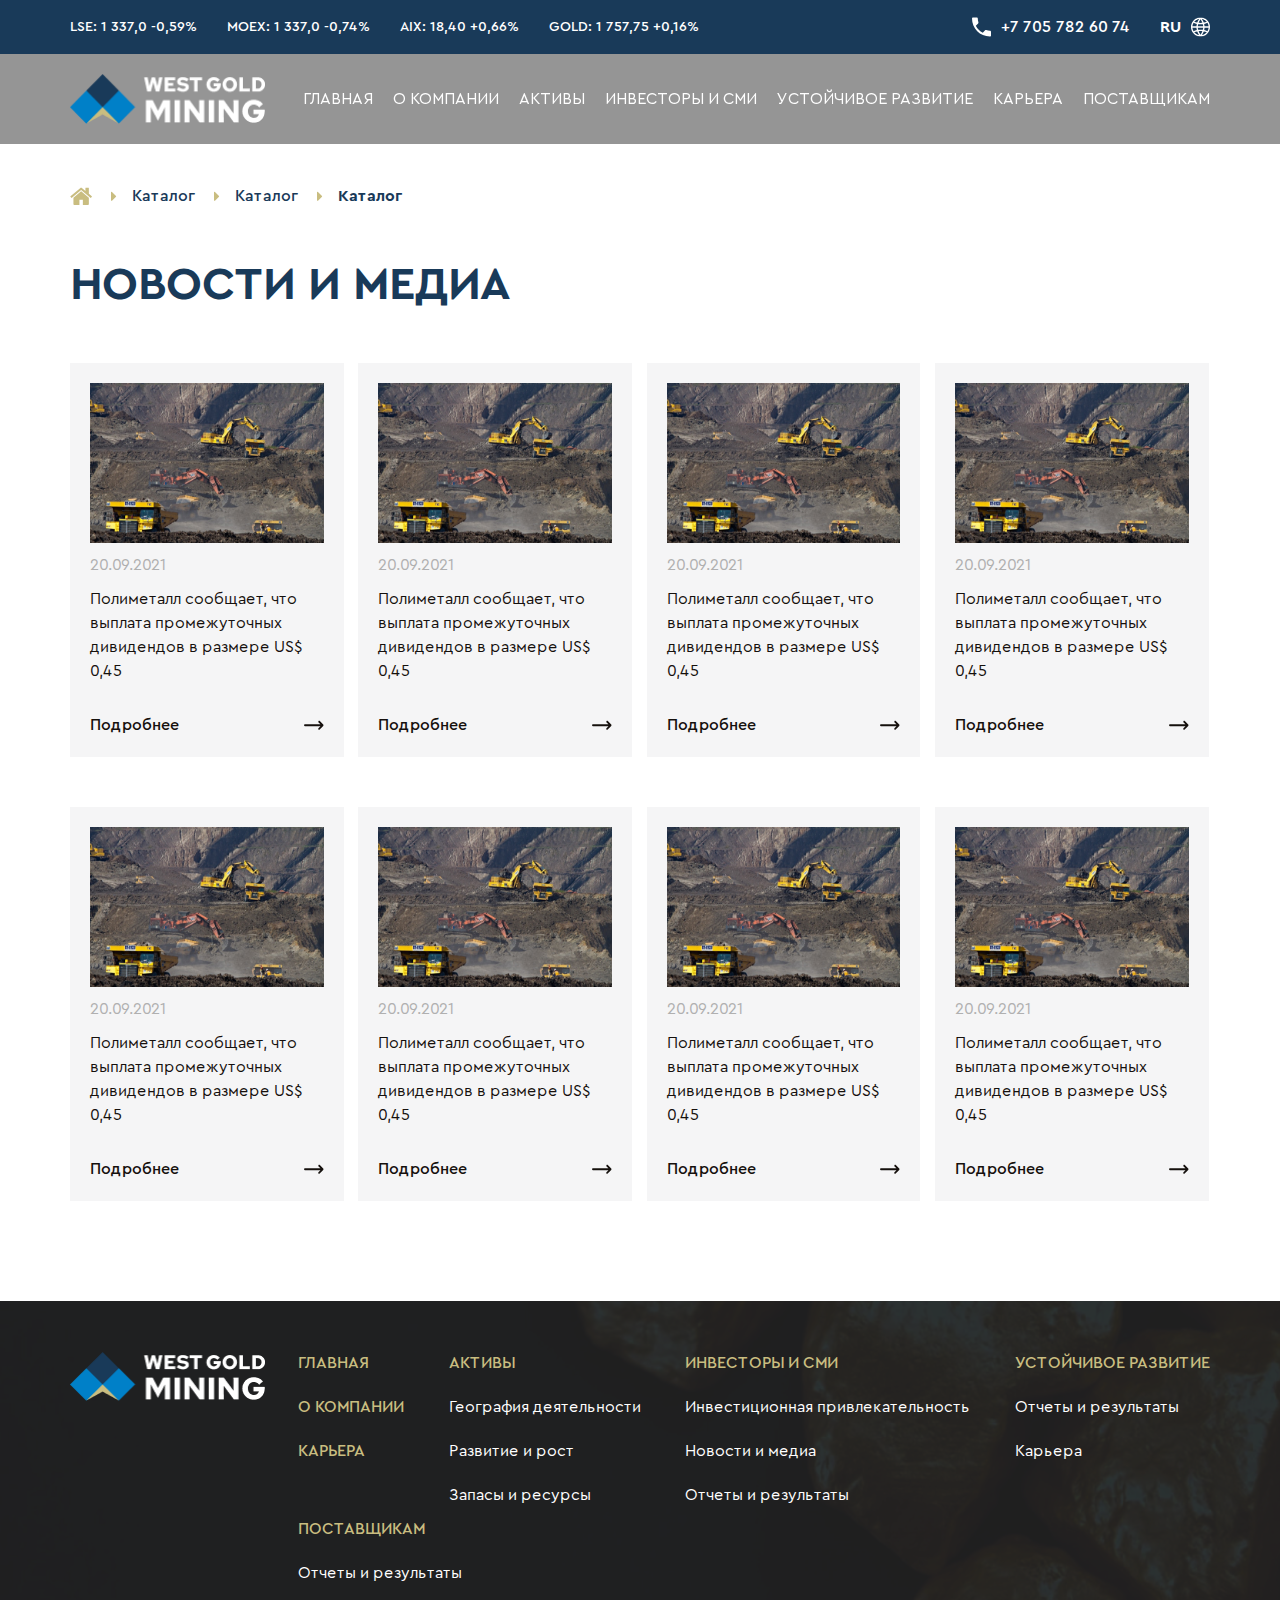
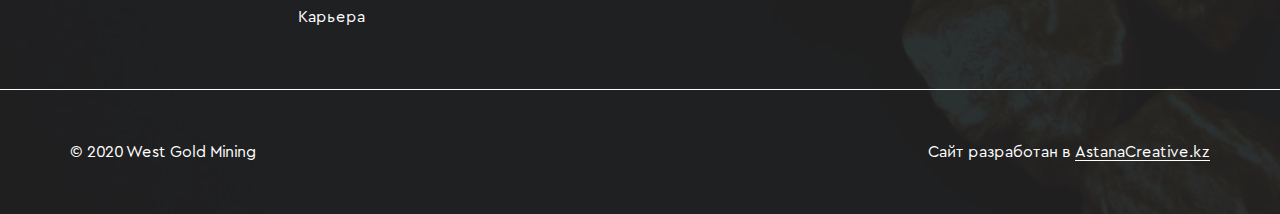
<file: news.html>
<!DOCTYPE html>
<html lang="en">

<head>
    <meta charset="UTF-8">
    <meta http-equiv="X-UA-Compatible" content="IE=edge">
    <meta name="viewport" content="width=device-width, initial-scale=1.0">
    <title>Document</title>
    <link rel="stylesheet" href="css/slick.css">
    <link rel="stylesheet" href="css/global.css">
    <link rel="stylesheet" href="css/style.css">
</head>

<body>
    <header class="header other">
        <div class="header__top">
            <div class="container">
                <div class="header__top-items">
                    <div class="header__stock">
                        <ul class="stock__list">
                            <li class="stock__item">lse: 1 337,0 <span>-0,59%</span></li>
                            <li class="stock__item">moex: 1 337,0 <span>-0,74%</span></li>
                            <li class="stock__item">aix: 18,40 <span>+0,66%</span></li>
                            <li class="stock__item">gold: 1 757,75 <span>+0,16%</span></li>
                        </ul>
                    </div>
                    <div class="header__contacts">
                        <div class="header__phone phone">
                            <img src="img/phone.svg" alt="Телефон">
                            <a href="tel:+7 705 782 60 74" class="phone__link">+7 705 782 60 74</a>
                        </div>
                        <div class="header__lang">ru<img src="img/planet.svg" alt=""></div>
                    </div>
                </div>
            </div>
        </div>
        <div class="header__bottom">
            <div class="container">
                <div class="header__bottom-items">
                    <div class="header__logo logo">
                        <a href="#" class="logo__link"><img src="img/logo.png" alt="WGM"></a>
                    </div>
                    <nav class="menu">
                        <ul class="nav__menu">
                            <li class="nav__menu-item">
                                <a href="#" class="menu__item-link">Главная</a>
                            </li>
                            <li class="nav__menu-item">
                                <a href="#" class="menu__item-link">О компании</a>
                            </li>
                            <li class="nav__menu-item">
                                <a href="#" class="menu__item-link">Активы</a>
                            </li>
                            <li class="nav__menu-item">
                                <a href="#" class="menu__item-link">Инвесторы и СМИ</a>
                            </li>
                            <li class="nav__menu-item">
                                <a href="#" class="menu__item-link">Устойчивое развитие</a>
                            </li>
                            <li class="nav__menu-item">
                                <a href="#" class="menu__item-link">Карьера</a>
                            </li>
                            <li class="nav__menu-item">
                                <a href="#" class="menu__item-link">Поставщикам</a>
                            </li>
                        </ul>
                    </nav>
                </div>
            </div>
        </div>
    </header>
    <div class="header-bg"></div>
    <main class="main">
        <section class="breadcrumbs">
            <div class="container">
                <div class="breadcrumbs__container content">
                    <ol class="breadcrumbs__list">
                        <li class="breadcrumbs__item">
                            <a href="#" class="breadcrumbs__link">
                                <img src="img/home.svg" alt="">
                            </a>
                        </li>
                        <li class="breadcrumbs__item">
                            <a href="#" class="breadcrumbs__link">Каталог</a>
                        </li>
                        <li class="breadcrumbs__item">
                            <a href="#" class="breadcrumbs__link">Каталог</a>
                        </li>
                        <li class="breadcrumbs__item">
                            <a href="#" class="breadcrumbs__link">Каталог</a>
                        </li>
                    </ol>
                </div>
            </div>
        </section>
        <section class="news">
            <div class="container">
                <div class="news__container content">
                    <div class="news__title page_title title">Новости и медиа</div>
                    <div class="news__items other">
                        <div class="news__item">
                            <a href="#" class="news__img-link"><img src="img/news1.jpg" alt=""></a>
                            <div class="news__date">20.09.2021</div>
                            <a href="#" class="news__text">Полиметалл сообщает, что выплата промежуточных дивидендов в размере US$ 0,45</a>
                            <div href="#" class="news__link-items">
                                <a href="#" class="news__link">Подробнее</a>
                                <a href="#" class="news__link-arrow">
                                    <svg width="20" height="10" viewBox="0 0 20 10" fill="none" xmlns="http://www.w3.org/2000/svg">
                                        <path d="M19.2206 4.61088L15.81 1.09995C15.4647 0.744476 14.9033 0.744476 14.558 1.09995C14.2127 1.45541 14.2127 2.03328 14.558 2.38875L16.4599 4.34656H0.885417C0.396667 4.34656 0 4.75489 0 5.25802C0 5.76114 0.396667 6.16948 0.885417 6.16948H16.4599L14.4287 8.26036C14.0834 8.61583 14.0834 9.1937 14.4287 9.54916C14.7741 9.90463 15.3354 9.90463 15.6807 9.54916L19.2206 5.90515C19.3942 5.72651 19.4792 5.49318 19.4792 5.25802C19.4792 5.02286 19.3942 4.78953 19.2206 4.61088Z" fill="#15100D"/>
                                    </svg>
                                </a>
                            </div>
                        </div>
                        <div class="news__item">
                            <a href="#" class="news__img-link"><img src="img/news1.jpg" alt=""></a>
                            <div class="news__date">20.09.2021</div>
                            <a href="#" class="news__text">Полиметалл сообщает, что выплата промежуточных дивидендов в размере US$ 0,45</a>
                            <div href="#" class="news__link-items">
                                <a href="#" class="news__link">Подробнее</a>
                                <a href="#" class="news__link-arrow">
                                    <svg width="20" height="10" viewBox="0 0 20 10" fill="none" xmlns="http://www.w3.org/2000/svg">
                                        <path d="M19.2206 4.61088L15.81 1.09995C15.4647 0.744476 14.9033 0.744476 14.558 1.09995C14.2127 1.45541 14.2127 2.03328 14.558 2.38875L16.4599 4.34656H0.885417C0.396667 4.34656 0 4.75489 0 5.25802C0 5.76114 0.396667 6.16948 0.885417 6.16948H16.4599L14.4287 8.26036C14.0834 8.61583 14.0834 9.1937 14.4287 9.54916C14.7741 9.90463 15.3354 9.90463 15.6807 9.54916L19.2206 5.90515C19.3942 5.72651 19.4792 5.49318 19.4792 5.25802C19.4792 5.02286 19.3942 4.78953 19.2206 4.61088Z" fill="#15100D"/>
                                    </svg>
                                </a>
                            </div>
                        </div>
                        <div class="news__item">
                            <a href="#" class="news__img-link"><img src="img/news1.jpg" alt=""></a>
                            <div class="news__date">20.09.2021</div>
                            <a href="#" class="news__text">Полиметалл сообщает, что выплата промежуточных дивидендов в размере US$ 0,45</a>
                            <div href="#" class="news__link-items">
                                <a href="#" class="news__link">Подробнее</a>
                                <a href="#" class="news__link-arrow">
                                    <svg width="20" height="10" viewBox="0 0 20 10" fill="none" xmlns="http://www.w3.org/2000/svg">
                                        <path d="M19.2206 4.61088L15.81 1.09995C15.4647 0.744476 14.9033 0.744476 14.558 1.09995C14.2127 1.45541 14.2127 2.03328 14.558 2.38875L16.4599 4.34656H0.885417C0.396667 4.34656 0 4.75489 0 5.25802C0 5.76114 0.396667 6.16948 0.885417 6.16948H16.4599L14.4287 8.26036C14.0834 8.61583 14.0834 9.1937 14.4287 9.54916C14.7741 9.90463 15.3354 9.90463 15.6807 9.54916L19.2206 5.90515C19.3942 5.72651 19.4792 5.49318 19.4792 5.25802C19.4792 5.02286 19.3942 4.78953 19.2206 4.61088Z" fill="#15100D"/>
                                    </svg>
                                </a>
                            </div>
                        </div>
                        <div class="news__item">
                            <a href="#" class="news__img-link"><img src="img/news1.jpg" alt=""></a>
                            <div class="news__date">20.09.2021</div>
                            <a href="#" class="news__text">Полиметалл сообщает, что выплата промежуточных дивидендов в размере US$ 0,45</a>
                            <div href="#" class="news__link-items">
                                <a href="#" class="news__link">Подробнее</a>
                                <a href="#" class="news__link-arrow">
                                    <svg width="20" height="10" viewBox="0 0 20 10" fill="none" xmlns="http://www.w3.org/2000/svg">
                                        <path d="M19.2206 4.61088L15.81 1.09995C15.4647 0.744476 14.9033 0.744476 14.558 1.09995C14.2127 1.45541 14.2127 2.03328 14.558 2.38875L16.4599 4.34656H0.885417C0.396667 4.34656 0 4.75489 0 5.25802C0 5.76114 0.396667 6.16948 0.885417 6.16948H16.4599L14.4287 8.26036C14.0834 8.61583 14.0834 9.1937 14.4287 9.54916C14.7741 9.90463 15.3354 9.90463 15.6807 9.54916L19.2206 5.90515C19.3942 5.72651 19.4792 5.49318 19.4792 5.25802C19.4792 5.02286 19.3942 4.78953 19.2206 4.61088Z" fill="#15100D"/>
                                    </svg>
                                </a>
                            </div>
                        </div>
                        <div class="news__item">
                            <a href="#" class="news__img-link"><img src="img/news1.jpg" alt=""></a>
                            <div class="news__date">20.09.2021</div>
                            <a href="#" class="news__text">Полиметалл сообщает, что выплата промежуточных дивидендов в размере US$ 0,45</a>
                            <div href="#" class="news__link-items">
                                <a href="#" class="news__link">Подробнее</a>
                                <a href="#" class="news__link-arrow">
                                    <svg width="20" height="10" viewBox="0 0 20 10" fill="none" xmlns="http://www.w3.org/2000/svg">
                                        <path d="M19.2206 4.61088L15.81 1.09995C15.4647 0.744476 14.9033 0.744476 14.558 1.09995C14.2127 1.45541 14.2127 2.03328 14.558 2.38875L16.4599 4.34656H0.885417C0.396667 4.34656 0 4.75489 0 5.25802C0 5.76114 0.396667 6.16948 0.885417 6.16948H16.4599L14.4287 8.26036C14.0834 8.61583 14.0834 9.1937 14.4287 9.54916C14.7741 9.90463 15.3354 9.90463 15.6807 9.54916L19.2206 5.90515C19.3942 5.72651 19.4792 5.49318 19.4792 5.25802C19.4792 5.02286 19.3942 4.78953 19.2206 4.61088Z" fill="#15100D"/>
                                    </svg>
                                </a>
                            </div>
                        </div>
                        <div class="news__item">
                            <a href="#" class="news__img-link"><img src="img/news1.jpg" alt=""></a>
                            <div class="news__date">20.09.2021</div>
                            <a href="#" class="news__text">Полиметалл сообщает, что выплата промежуточных дивидендов в размере US$ 0,45</a>
                            <div href="#" class="news__link-items">
                                <a href="#" class="news__link">Подробнее</a>
                                <a href="#" class="news__link-arrow">
                                    <svg width="20" height="10" viewBox="0 0 20 10" fill="none" xmlns="http://www.w3.org/2000/svg">
                                        <path d="M19.2206 4.61088L15.81 1.09995C15.4647 0.744476 14.9033 0.744476 14.558 1.09995C14.2127 1.45541 14.2127 2.03328 14.558 2.38875L16.4599 4.34656H0.885417C0.396667 4.34656 0 4.75489 0 5.25802C0 5.76114 0.396667 6.16948 0.885417 6.16948H16.4599L14.4287 8.26036C14.0834 8.61583 14.0834 9.1937 14.4287 9.54916C14.7741 9.90463 15.3354 9.90463 15.6807 9.54916L19.2206 5.90515C19.3942 5.72651 19.4792 5.49318 19.4792 5.25802C19.4792 5.02286 19.3942 4.78953 19.2206 4.61088Z" fill="#15100D"/>
                                    </svg>
                                </a>
                            </div>
                        </div>
                        <div class="news__item">
                            <a href="#" class="news__img-link"><img src="img/news1.jpg" alt=""></a>
                            <div class="news__date">20.09.2021</div>
                            <a href="#" class="news__text">Полиметалл сообщает, что выплата промежуточных дивидендов в размере US$ 0,45</a>
                            <div href="#" class="news__link-items">
                                <a href="#" class="news__link">Подробнее</a>
                                <a href="#" class="news__link-arrow">
                                    <svg width="20" height="10" viewBox="0 0 20 10" fill="none" xmlns="http://www.w3.org/2000/svg">
                                        <path d="M19.2206 4.61088L15.81 1.09995C15.4647 0.744476 14.9033 0.744476 14.558 1.09995C14.2127 1.45541 14.2127 2.03328 14.558 2.38875L16.4599 4.34656H0.885417C0.396667 4.34656 0 4.75489 0 5.25802C0 5.76114 0.396667 6.16948 0.885417 6.16948H16.4599L14.4287 8.26036C14.0834 8.61583 14.0834 9.1937 14.4287 9.54916C14.7741 9.90463 15.3354 9.90463 15.6807 9.54916L19.2206 5.90515C19.3942 5.72651 19.4792 5.49318 19.4792 5.25802C19.4792 5.02286 19.3942 4.78953 19.2206 4.61088Z" fill="#15100D"/>
                                    </svg>
                                </a>
                            </div>
                        </div>
                        <div class="news__item">
                            <a href="#" class="news__img-link"><img src="img/news1.jpg" alt=""></a>
                            <div class="news__date">20.09.2021</div>
                            <a href="#" class="news__text">Полиметалл сообщает, что выплата промежуточных дивидендов в размере US$ 0,45</a>
                            <div href="#" class="news__link-items">
                                <a href="#" class="news__link">Подробнее</a>
                                <a href="#" class="news__link-arrow">
                                    <svg width="20" height="10" viewBox="0 0 20 10" fill="none" xmlns="http://www.w3.org/2000/svg">
                                        <path d="M19.2206 4.61088L15.81 1.09995C15.4647 0.744476 14.9033 0.744476 14.558 1.09995C14.2127 1.45541 14.2127 2.03328 14.558 2.38875L16.4599 4.34656H0.885417C0.396667 4.34656 0 4.75489 0 5.25802C0 5.76114 0.396667 6.16948 0.885417 6.16948H16.4599L14.4287 8.26036C14.0834 8.61583 14.0834 9.1937 14.4287 9.54916C14.7741 9.90463 15.3354 9.90463 15.6807 9.54916L19.2206 5.90515C19.3942 5.72651 19.4792 5.49318 19.4792 5.25802C19.4792 5.02286 19.3942 4.78953 19.2206 4.61088Z" fill="#15100D"/>
                                    </svg>
                                </a>
                            </div>
                        </div>
                    </div>
                </div>
            </div>
        </section>
    </main>
    <footer class="footer">
        <div class="container">
            <div class="footer__container content">
                <div class="footer__items">
                    <div class="footer__logo logo">
                        <a href="#" class="logo__link"><img src="img/logo.png" alt="WGM"></a>
                    </div>
                    <div class="footer_nav">
                        <ul class="footer__list">
                            <li class="footer__item">
                                <a href="#" class="footer_link heading">Главная</a>
                            </li>
                            <li class="footer__item">
                                <a href="#" class="footer_link heading">О компании</a>
                            </li>
                            <li class="footer__item">
                                <a href="#" class="footer_link heading">Карьера</a>
                            </li>
                        </ul>
                        <ul class="footer__list">
                            <li class="footer__item">
                                <a href="#" class="footer_link heading">Активы</a>
                            </li>
                            <li class="footer__item">
                                <a href="#" class="footer_link">География деятельности</a>
                            </li>
                            <li class="footer__item">
                                <a href="#" class="footer_link">Развитие и рост</a>
                            </li>
                            <li class="footer__item">
                                <a href="#" class="footer_link">Запасы и ресурсы</a>
                            </li>
                        </ul>
                        <ul class="footer__list">
                            <li class="footer__item">
                                <a href="#" class="footer_link heading">Инвесторы и СМИ</a>
                            </li>
                            <li class="footer__item">
                                <a href="#" class="footer_link">Инвестиционная привлекательность</a>
                            </li>
                            <li class="footer__item">
                                <a href="#" class="footer_link">Новости и медиа</a>
                            </li>
                            <li class="footer__item">
                                <a href="#" class="footer_link">Отчеты и результаты</a>
                            </li>
                        </ul>
                        <ul class="footer__list">
                            <li class="footer__item">
                                <a href="#" class="footer_link heading">Устойчивое развитие</a>
                            </li>
                            <li class="footer__item">
                                <a href="#" class="footer_link">Отчеты и результаты</a>
                            </li>
                            <li class="footer__item">
                                <a href="#" class="footer_link">Карьера</a>
                            </li>
                        </ul>
                        <ul class="footer__list">
                            <li class="footer__item">
                                <a href="#" class="footer_link heading">Поставщикам</a>
                            </li>
                            <li class="footer__item">
                                <a href="#" class="footer_link">Отчеты и результаты</a>
                            </li>
                            <li class="footer__item">
                                <a href="#" class="footer_link">Карьера</a>
                            </li>
                        </ul>
                    </div>
                </div>
            </div>
        </div>
        <div class="copyright">
            <div class="container">
                <div class="copyright__container content">
                    <div class="copyright__items">
                        <div class="copyright__item">© 2020 West Gold Mining</div>
                        <div class="copyright__item">Сайт разработан в <a href="#" class="ast-link">AstanaCreative.kz</a></div>
                    </div>
                </div>
            </div>
        </div>
    </footer>
    <script src="js/jquery-3.6.0.min.js"></script>
    <script src="js/slick.min.js"></script>
    <script src="js/script.js"></script>
</body>

</html>
</file>
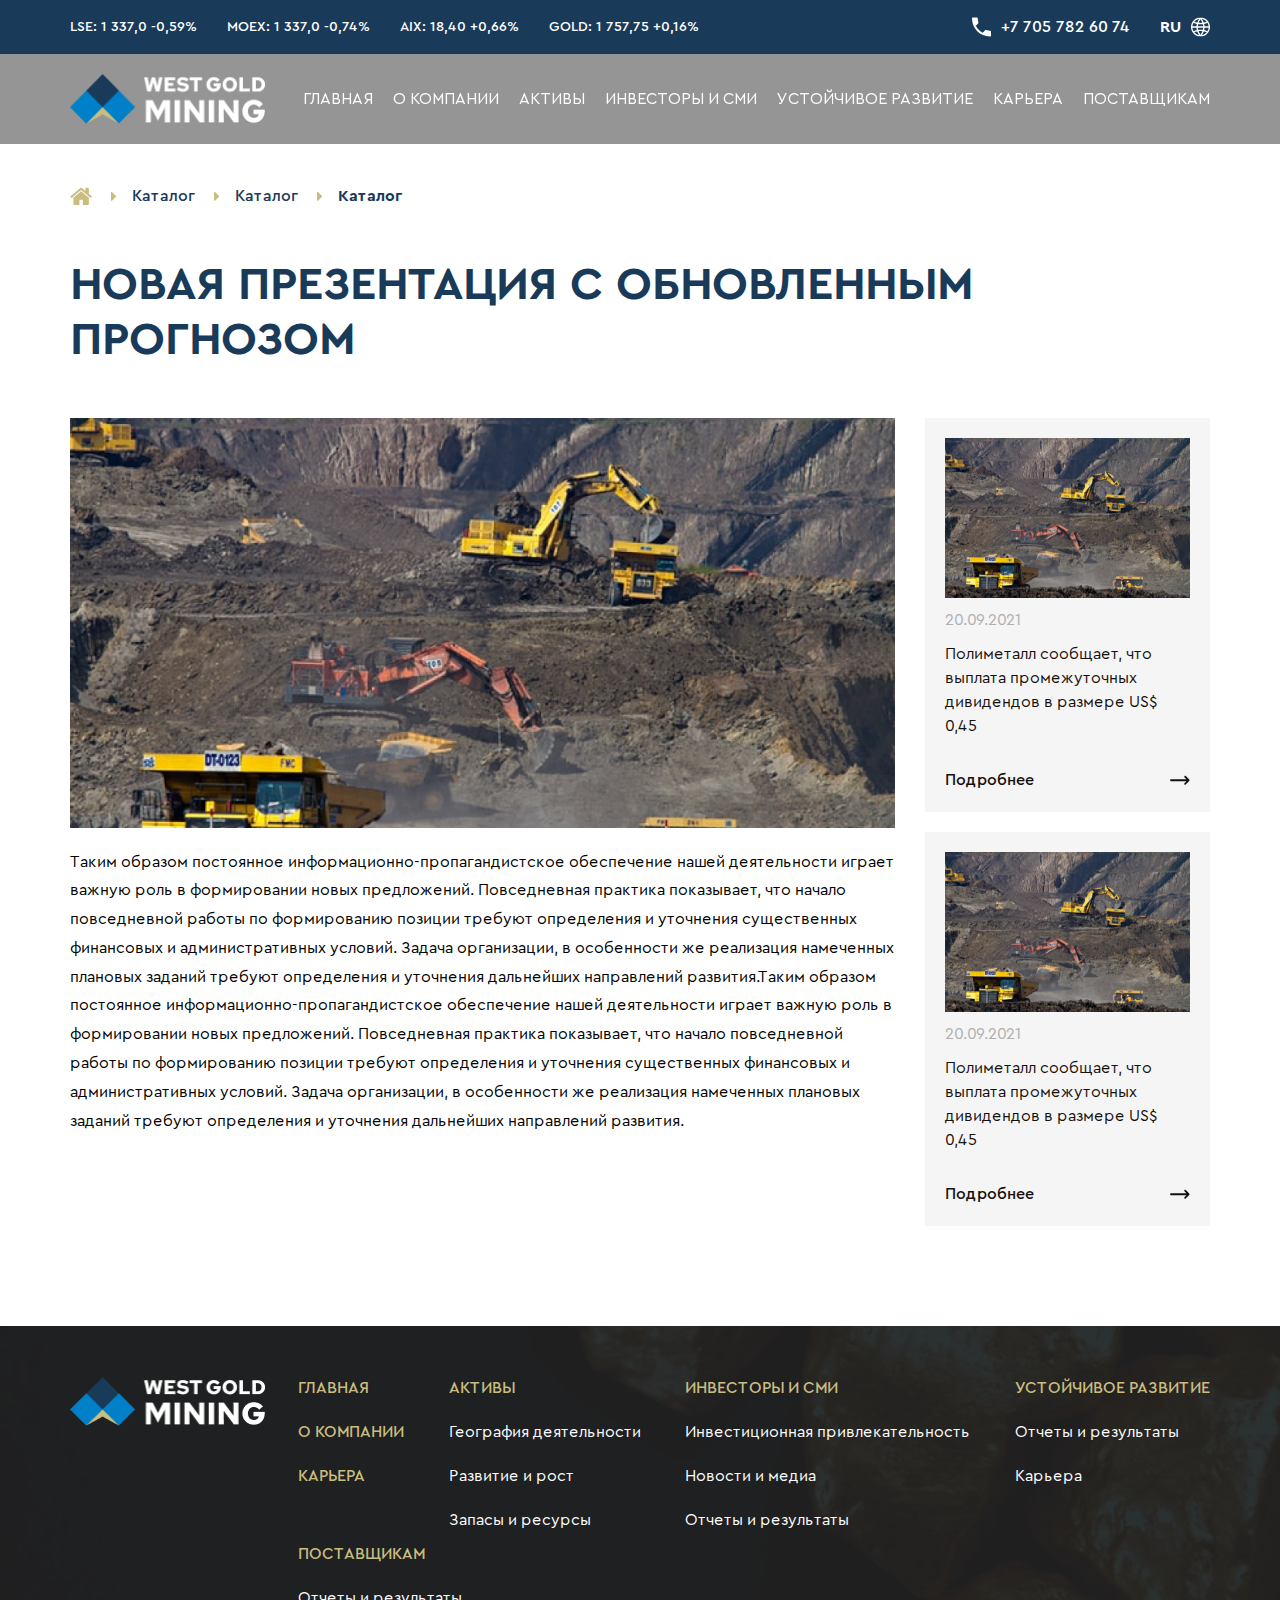
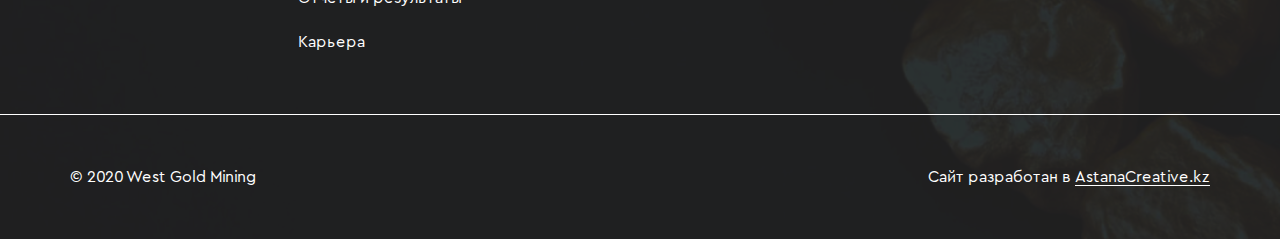
<file: newsinner.html>
<!DOCTYPE html>
<html lang="en">

<head>
    <meta charset="UTF-8">
    <meta http-equiv="X-UA-Compatible" content="IE=edge">
    <meta name="viewport" content="width=device-width, initial-scale=1.0">
    <title>Document</title>
    <link rel="stylesheet" href="css/slick.css">
    <link rel="stylesheet" href="css/global.css">
    <link rel="stylesheet" href="css/style.css">
</head>

<body>
    <header class="header other">
        <div class="header__top">
            <div class="container">
                <div class="header__top-items">
                    <div class="header__stock">
                        <ul class="stock__list">
                            <li class="stock__item">lse: 1 337,0 <span>-0,59%</span></li>
                            <li class="stock__item">moex: 1 337,0 <span>-0,74%</span></li>
                            <li class="stock__item">aix: 18,40 <span>+0,66%</span></li>
                            <li class="stock__item">gold: 1 757,75 <span>+0,16%</span></li>
                        </ul>
                    </div>
                    <div class="header__contacts">
                        <div class="header__phone phone">
                            <img src="img/phone.svg" alt="Телефон">
                            <a href="tel:+7 705 782 60 74" class="phone__link">+7 705 782 60 74</a>
                        </div>
                        <div class="header__lang">ru<img src="img/planet.svg" alt=""></div>
                    </div>
                </div>
            </div>
        </div>
        <div class="header__bottom">
            <div class="container">
                <div class="header__bottom-items">
                    <div class="header__logo logo">
                        <a href="#" class="logo__link"><img src="img/logo.png" alt="WGM"></a>
                    </div>
                    <nav class="menu">
                        <ul class="nav__menu">
                            <li class="nav__menu-item">
                                <a href="#" class="menu__item-link">Главная</a>
                            </li>
                            <li class="nav__menu-item">
                                <a href="#" class="menu__item-link">О компании</a>
                            </li>
                            <li class="nav__menu-item">
                                <a href="#" class="menu__item-link">Активы</a>
                            </li>
                            <li class="nav__menu-item">
                                <a href="#" class="menu__item-link">Инвесторы и СМИ</a>
                            </li>
                            <li class="nav__menu-item">
                                <a href="#" class="menu__item-link">Устойчивое развитие</a>
                            </li>
                            <li class="nav__menu-item">
                                <a href="#" class="menu__item-link">Карьера</a>
                            </li>
                            <li class="nav__menu-item">
                                <a href="#" class="menu__item-link">Поставщикам</a>
                            </li>
                        </ul>
                    </nav>
                </div>
            </div>
        </div>
    </header>
    <div class="header-bg"></div>
    <main class="main">
        <section class="breadcrumbs">
            <div class="container">
                <div class="breadcrumbs__container content">
                    <ol class="breadcrumbs__list">
                        <li class="breadcrumbs__item">
                            <a href="#" class="breadcrumbs__link">
                                <img src="img/home.svg" alt="">
                            </a>
                        </li>
                        <li class="breadcrumbs__item">
                            <a href="#" class="breadcrumbs__link">Каталог</a>
                        </li>
                        <li class="breadcrumbs__item">
                            <a href="#" class="breadcrumbs__link">Каталог</a>
                        </li>
                        <li class="breadcrumbs__item">
                            <a href="#" class="breadcrumbs__link">Каталог</a>
                        </li>
                    </ol>
                </div>
            </div>
        </section>
        <section class="newsinner">
            <div class="container">
                <div class="newsinner__container content">
                    <div class="newsinner__title page_title title">Новая презентация с обновленным прогнозом</div>
                    <div class="newsinner__items">
                        <div class="newsinner__big">
                            <div class="newsinner__item">
                                <img src="img/newsinner.jpg" alt="">
                                <div class="newsinner__text">
                                    <p>Таким образом постоянное информационно-пропагандистское обеспечение нашей деятельности играет важную роль в формировании новых предложений. Повседневная практика показывает, что начало повседневной работы по формированию
                                        позиции требуют определения и уточнения существенных финансовых и административных условий. Задача организации, в особенности же реализация намеченных плановых заданий требуют определения и уточнения дальнейших
                                        направлений развития.Таким образом постоянное информационно-пропагандистское обеспечение нашей деятельности играет важную роль в формировании новых предложений. Повседневная практика показывает, что начало повседневной
                                        работы по формированию позиции требуют определения и уточнения существенных финансовых и административных условий. Задача организации, в особенности же реализация намеченных плановых заданий требуют определения
                                        и уточнения дальнейших направлений развития.</p>
                                </div>
                            </div>
                        </div>
                        <div class="newsinner__small">
                            <div class="news__item">
                                <a href="#" class="news__img-link"><img src="img/news1.jpg" alt=""></a>
                                <div class="news__date">20.09.2021</div>
                                <a href="#" class="news__text">Полиметалл сообщает, что выплата промежуточных дивидендов в размере US$ 0,45</a>
                                <div href="#" class="news__link-items">
                                    <a href="#" class="news__link">Подробнее</a>
                                    <a href="#" class="news__link-arrow">
                                        <svg width="20" height="10" viewBox="0 0 20 10" fill="none" xmlns="http://www.w3.org/2000/svg">
                                            <path d="M19.2206 4.61088L15.81 1.09995C15.4647 0.744476 14.9033 0.744476 14.558 1.09995C14.2127 1.45541 14.2127 2.03328 14.558 2.38875L16.4599 4.34656H0.885417C0.396667 4.34656 0 4.75489 0 5.25802C0 5.76114 0.396667 6.16948 0.885417 6.16948H16.4599L14.4287 8.26036C14.0834 8.61583 14.0834 9.1937 14.4287 9.54916C14.7741 9.90463 15.3354 9.90463 15.6807 9.54916L19.2206 5.90515C19.3942 5.72651 19.4792 5.49318 19.4792 5.25802C19.4792 5.02286 19.3942 4.78953 19.2206 4.61088Z" fill="#15100D"/>
                                        </svg>
                                    </a>
                                </div>
                            </div>
                            <div class="news__item">
                                <a href="#" class="news__img-link"><img src="img/news1.jpg" alt=""></a>
                                <div class="news__date">20.09.2021</div>
                                <a href="#" class="news__text">Полиметалл сообщает, что выплата промежуточных дивидендов в размере US$ 0,45</a>
                                <div href="#" class="news__link-items">
                                    <a href="#" class="news__link">Подробнее</a>
                                    <a href="#" class="news__link-arrow">
                                        <svg width="20" height="10" viewBox="0 0 20 10" fill="none" xmlns="http://www.w3.org/2000/svg">
                                            <path d="M19.2206 4.61088L15.81 1.09995C15.4647 0.744476 14.9033 0.744476 14.558 1.09995C14.2127 1.45541 14.2127 2.03328 14.558 2.38875L16.4599 4.34656H0.885417C0.396667 4.34656 0 4.75489 0 5.25802C0 5.76114 0.396667 6.16948 0.885417 6.16948H16.4599L14.4287 8.26036C14.0834 8.61583 14.0834 9.1937 14.4287 9.54916C14.7741 9.90463 15.3354 9.90463 15.6807 9.54916L19.2206 5.90515C19.3942 5.72651 19.4792 5.49318 19.4792 5.25802C19.4792 5.02286 19.3942 4.78953 19.2206 4.61088Z" fill="#15100D"/>
                                        </svg>
                                    </a>
                                </div>
                            </div>
                        </div>
                    </div>
                </div>
            </div>
        </section>
    </main>
    <footer class="footer">
        <div class="container">
            <div class="footer__container content">
                <div class="footer__items">
                    <div class="footer__logo logo">
                        <a href="#" class="logo__link"><img src="img/logo.png" alt="WGM"></a>
                    </div>
                    <div class="footer_nav">
                        <ul class="footer__list">
                            <li class="footer__item">
                                <a href="#" class="footer_link heading">Главная</a>
                            </li>
                            <li class="footer__item">
                                <a href="#" class="footer_link heading">О компании</a>
                            </li>
                            <li class="footer__item">
                                <a href="#" class="footer_link heading">Карьера</a>
                            </li>
                        </ul>
                        <ul class="footer__list">
                            <li class="footer__item">
                                <a href="#" class="footer_link heading">Активы</a>
                            </li>
                            <li class="footer__item">
                                <a href="#" class="footer_link">География деятельности</a>
                            </li>
                            <li class="footer__item">
                                <a href="#" class="footer_link">Развитие и рост</a>
                            </li>
                            <li class="footer__item">
                                <a href="#" class="footer_link">Запасы и ресурсы</a>
                            </li>
                        </ul>
                        <ul class="footer__list">
                            <li class="footer__item">
                                <a href="#" class="footer_link heading">Инвесторы и СМИ</a>
                            </li>
                            <li class="footer__item">
                                <a href="#" class="footer_link">Инвестиционная привлекательность</a>
                            </li>
                            <li class="footer__item">
                                <a href="#" class="footer_link">Новости и медиа</a>
                            </li>
                            <li class="footer__item">
                                <a href="#" class="footer_link">Отчеты и результаты</a>
                            </li>
                        </ul>
                        <ul class="footer__list">
                            <li class="footer__item">
                                <a href="#" class="footer_link heading">Устойчивое развитие</a>
                            </li>
                            <li class="footer__item">
                                <a href="#" class="footer_link">Отчеты и результаты</a>
                            </li>
                            <li class="footer__item">
                                <a href="#" class="footer_link">Карьера</a>
                            </li>
                        </ul>
                        <ul class="footer__list">
                            <li class="footer__item">
                                <a href="#" class="footer_link heading">Поставщикам</a>
                            </li>
                            <li class="footer__item">
                                <a href="#" class="footer_link">Отчеты и результаты</a>
                            </li>
                            <li class="footer__item">
                                <a href="#" class="footer_link">Карьера</a>
                            </li>
                        </ul>
                    </div>
                </div>
            </div>
        </div>
        <div class="copyright">
            <div class="container">
                <div class="copyright__container content">
                    <div class="copyright__items">
                        <div class="copyright__item">© 2020 West Gold Mining</div>
                        <div class="copyright__item">Сайт разработан в <a href="#" class="ast-link">AstanaCreative.kz</a></div>
                    </div>
                </div>
            </div>
        </div>
    </footer>
    <script src="js/jquery-3.6.0.min.js"></script>
    <script src="js/slick.min.js"></script>
    <script src="js/script.js"></script>
</body>

</html>
</file>
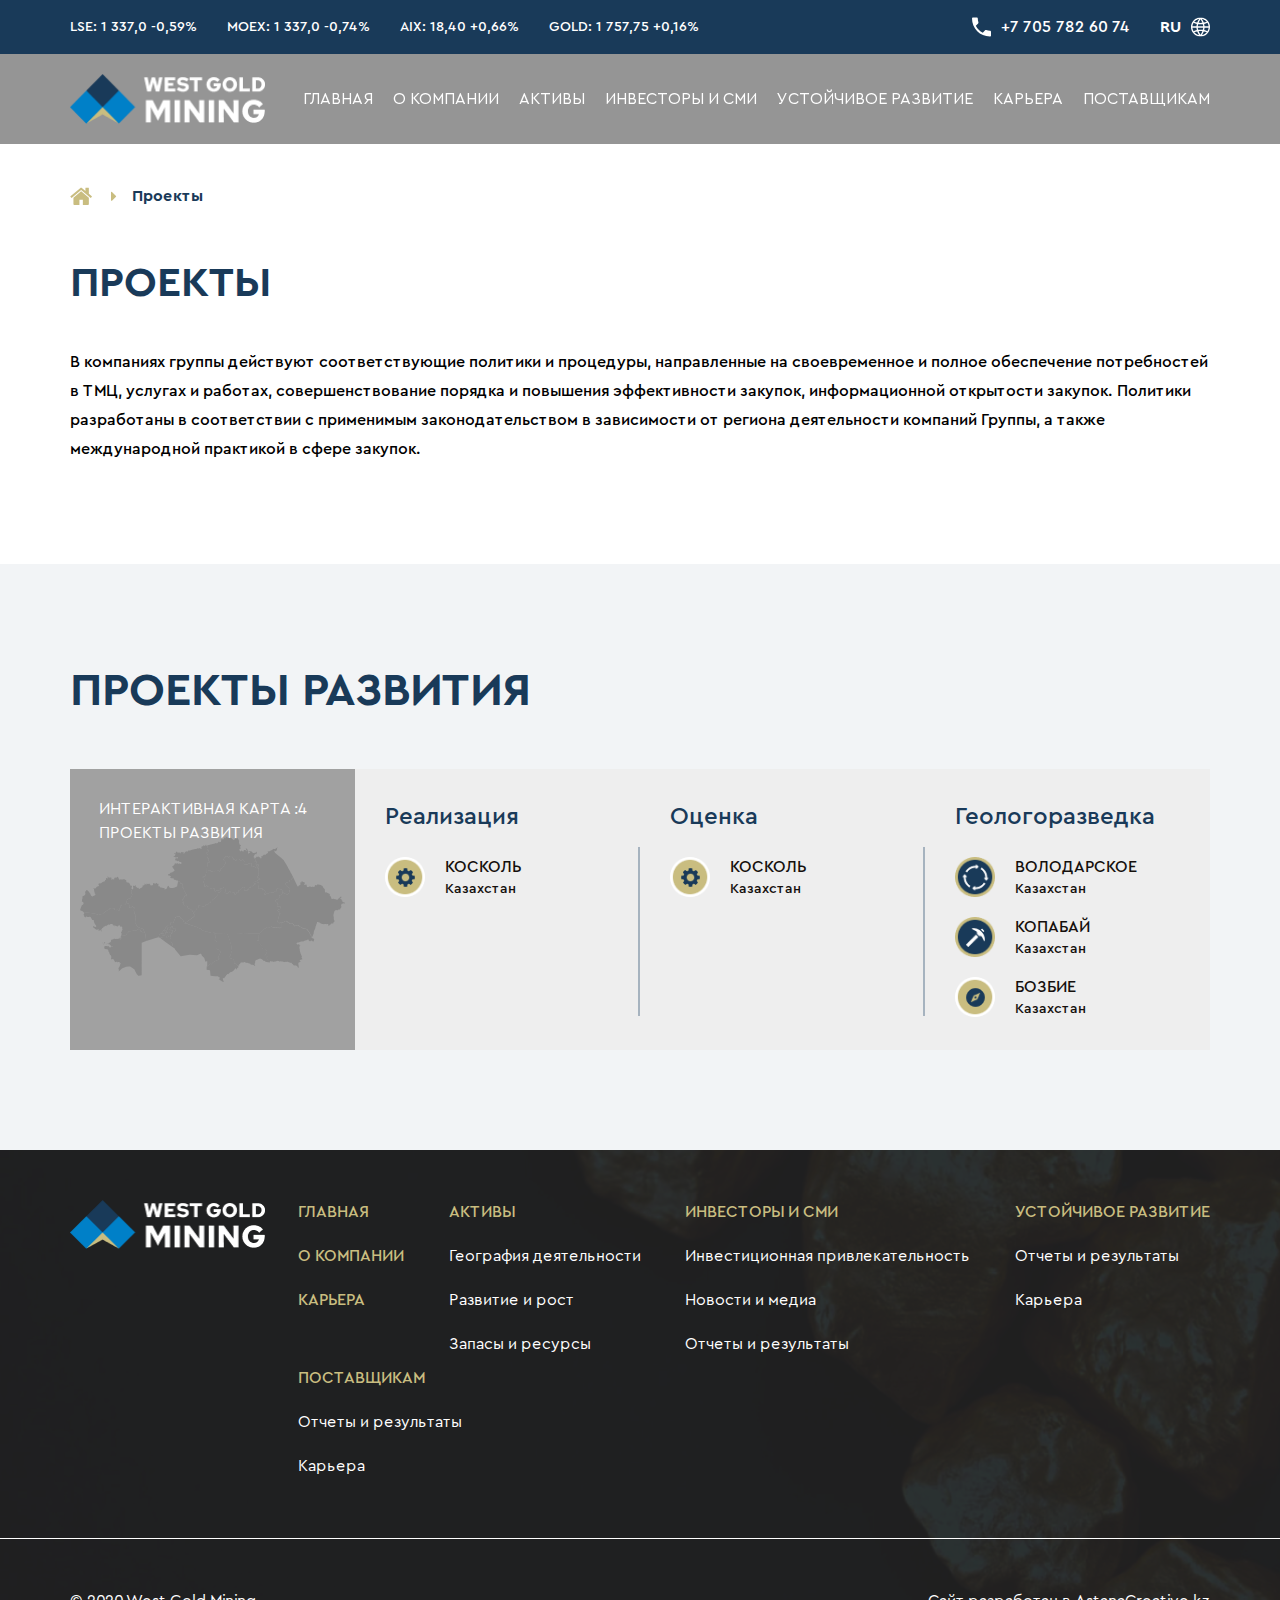
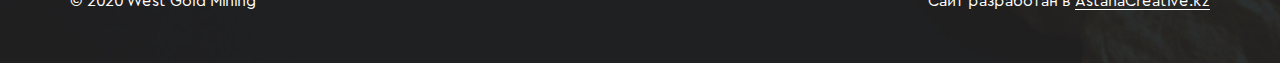
<file: overview.html>
<!DOCTYPE html>
<html lang="en">

<head>
    <meta charset="UTF-8">
    <meta http-equiv="X-UA-Compatible" content="IE=edge">
    <meta name="viewport" content="width=device-width, initial-scale=1.0">
    <title>Document</title>
    <link rel="stylesheet" href="css/slick.css">
    <link rel="stylesheet" href="css/global.css">
    <link rel="stylesheet" href="css/style.css">
</head>

<body>
    <header class="header other">
        <div class="header__top">
            <div class="container">
                <div class="header__top-items">
                    <div class="header__stock">
                        <ul class="stock__list">
                            <li class="stock__item">lse: 1 337,0 <span>-0,59%</span></li>
                            <li class="stock__item">moex: 1 337,0 <span>-0,74%</span></li>
                            <li class="stock__item">aix: 18,40 <span>+0,66%</span></li>
                            <li class="stock__item">gold: 1 757,75 <span>+0,16%</span></li>
                        </ul>
                    </div>
                    <div class="header__contacts">
                        <div class="header__phone phone">
                            <img src="img/phone.svg" alt="Телефон">
                            <a href="tel:+7 705 782 60 74" class="phone__link">+7 705 782 60 74</a>
                        </div>
                        <div class="header__lang">ru<img src="img/planet.svg" alt=""></div>
                    </div>
                </div>
            </div>
        </div>
        <div class="header__bottom">
            <div class="container">
                <div class="header__bottom-items">
                    <div class="header__logo logo">
                        <a href="#" class="logo__link"><img src="img/logo.png" alt="WGM"></a>
                    </div>
                    <nav class="menu">
                        <ul class="nav__menu">
                            <li class="nav__menu-item">
                                <a href="#" class="menu__item-link">Главная</a>
                            </li>
                            <li class="nav__menu-item">
                                <a href="#" class="menu__item-link">О компании</a>
                            </li>
                            <li class="nav__menu-item">
                                <a href="#" class="menu__item-link">Активы</a>
                            </li>
                            <li class="nav__menu-item">
                                <a href="#" class="menu__item-link">Инвесторы и СМИ</a>
                            </li>
                            <li class="nav__menu-item">
                                <a href="#" class="menu__item-link">Устойчивое развитие</a>
                            </li>
                            <li class="nav__menu-item">
                                <a href="#" class="menu__item-link">Карьера</a>
                            </li>
                            <li class="nav__menu-item">
                                <a href="#" class="menu__item-link">Поставщикам</a>
                            </li>
                        </ul>
                    </nav>
                </div>
            </div>
        </div>
    </header>
    <div class="header-bg"></div>
    <main class="main">
        <section class="breadcrumbs">
            <div class="container">
                <div class="breadcrumbs__container content">
                    <ol class="breadcrumbs__list">
                        <li class="breadcrumbs__item">
                            <a href="#" class="breadcrumbs__link">
                                <img src="img/home.svg" alt="">
                            </a>
                        </li>
                        <li class="breadcrumbs__item">
                            <a href="#" class="breadcrumbs__link">Проекты</a>
                        </li>
                    </ol>
                </div>
            </div>
        </section>
        <section class="info">
            <div class="container">
                <div class="info__container content">
                    <div class="info__title title">Проекты</div>
                    <div class="info__text">
                        <p>В компаниях группы действуют соответствующие политики и процедуры, направленные на своевременное и полное обеспечение потребностей в ТМЦ, услугах и работах, совершенствование порядка и повышения эффективности закупок, информационной
                            открытости закупок. Политики разработаны в соответствии с применимым законодательством в зависимости от региона деятельности компаний Группы, а также международной практикой в сфере закупок.
                        </p>
                    </div>
                </div>
            </div>
        </section>
        <section class="project grey">
            <div class="container">
                <div class="project__container content">
                    <div class="project__title page_title title">Проекты развития</div>
                    <div class="project__items">
                        <a href="#" class="project__map">
                            <span>Интерактивная карта :4 <br>
                                Проекты развития</span>
                            <svg width="358" height="197" viewBox="0 0 358 197" fill="none" xmlns="http://www.w3.org/2000/svg">
                                <path class="orange" d="M171.448 45.0079L172.862 45.0938L173.607 46.6568L174.917 46.0741L176.589 45.8166L176.652 47.208H179.466L180.356 47.6868L181.327 47.8088L181.888 47.4881L183.744 48.1476L183.645 45.1254L185.597 45.0712L186.112 45.7127L187.363 46.2186L188.289 47.0679L188.528 47.2034L189.039 46.6975L188.813 46.3813L189.08 45.916L189.427 46.1825L190.525 44.9854L190.426 44.5562L189.888 44.3393L189.694 43.3545L190.972 43.3816L191.316 42.6182L191.691 42.4013L192.657 42.5323L192.879 41.8186L193.123 41.7779L193.29 40.9377L193.918 40.5582L194.284 40.5221L194.433 39.9845L194.735 40.0071L195.124 39.6095L195.363 39.6908L196.113 39.3159L195.368 38.4666L195.851 38.566L195.436 37.1249L196.786 35.8781L196.271 35.1643L196.583 35.0649L196.615 34.4505L196.461 33.9491L195.851 33.8994L195.964 32.8604L194.984 32.7836L194.708 32.2098L194.225 32.0472L194.184 31.5503L193.552 30.6332L193.818 30.2221L194.189 30.186L194.442 30.0821L194.46 29.7117L194.907 29.3728L195.137 29.6394L195.409 29.1018L194.979 29.1289L194.952 28.3835L196.244 28.4196L196.443 28.1847L196.208 27.9182L196.28 27.6743L195.991 27.218L196.669 27.2677L196.746 26.9018L197.609 26.965L197.649 27.4077L198.887 27.3174L198.86 26.563L199.723 26.6307L199.75 27.2586L200.301 27.3671L200.405 27.7465L200.771 27.8414L200.929 28.3519L200.952 29.0385L201.557 29.2102L201.841 28.5507L201.354 28.4468L201.205 27.7511L201.575 27.7149L201.738 26.9786L202.225 27.0825L202.433 26.6623L202.862 26.6352L203.192 26.2829L205.099 26.3145L205.184 27.0102L205.668 27.1773L205.767 28.6817L205.555 29.1605L205.853 29.3096L206.052 29.016L207.141 29.2915L207.768 29.034L207.845 29.8472L207.466 30.064L207.565 30.448L207.195 30.4796L207.231 30.9133L206.969 31.1437L208.686 31.0985L208.821 30.8636L209.128 30.8862L209.173 31.1392L210.068 32.2686L210.199 32.9643L211.053 32.8513L210.89 31.7852L211.685 31.6677L211.897 30.4435L215.606 30.3396L215.57 30.7733L215.688 30.7823L215.557 31.6406L216.975 31.8936L217.07 32.1556L217.847 32.1647L218.177 31.8213L218.421 31.7807L218.629 31.4916L219.175 31.4148L219.469 30.823L220.363 30.8456L220.309 31.4012L222.13 33.3799L221.777 33.9084L221.493 34.9384L221.773 35.7109L221.213 35.9639L221.222 36.4608L221.646 36.9397L221.764 37.5089L224.325 37.8296L226.403 37.6715L226.814 36.5963L228.508 36.2214L228.883 36.5738L229.701 36.1672L230.65 36.1581L230.934 35.7516L231.232 35.7245L231.418 36.1898L231.422 37.2604L231.793 37.6805L232.037 40.2781L233.161 39.7993L234.842 40.6531L236.035 40.626L236.143 41.2042L236.798 41.1726L237.426 42.3788L240.823 42.6317L240.85 42.8847L241.311 42.9525L241.514 51.9694L241.699 52.3624L241.162 52.4663L239.929 53.4376L239.653 53.7629L239.608 56.4237L241.216 55.6331L241.663 56.6676L242.698 56.7625L243.556 57.2549L243.339 57.5847L242.869 57.6344L242.526 58.0635L241.632 57.8106L239.676 59.089L239.545 60.0919L238.596 61.2122L237.092 60.765L236.522 61.6414L236.269 60.8915L236.03 60.9773L236.17 61.2348L235.452 61.4381L235.212 61.0451L234.788 61.2258L234.643 61.926L235.027 62.0977L235.569 63.3039L235.479 63.5885L235.795 63.8098L236.265 62.8024L236.717 62.8657L237.86 63.3806L236.554 64.6275L234.223 65.3819L234.535 66.1363L234.047 66.3667L233.292 66.4435L232.935 67.0489L231.517 66.448L231.002 67.3877L230.654 67.4645L230.568 67.6904L230.821 67.9569L230.23 68.6481L228.96 68.7249L228.906 69.1902L228.585 69.0321L228.138 69.4477L228.386 69.7729L227.749 70.3376L228.703 70.9836L227.975 71.3631L226.968 70.7126L226.62 71.2547L225.969 71.4715L226.164 72.7816L225.576 72.9442L225.698 73.3689L224.601 72.5331L222.758 72.7274L222.541 73.1701L221.994 72.9894L222.798 71.8555L222.64 71.1959L222.907 70.8165L222.825 70.5138L222.559 70.3647L223.16 69.5561L222.166 68.6752L221.533 68.7203L221.416 68.237L220.82 68.4628L220.693 68.0382L220.286 68.1105L220.305 68.4628L218.99 69.023L218.741 70.3421L218.114 70.3331L217.829 70.8888L217.043 70.8029L216.356 71.3721L216.541 71.7968L215.38 72.6099L214.757 72.6009L214.622 72.8177L214.043 72.9352L213.93 75.8264L213.298 74.7196L211.405 75.5689L211.952 76.9558L211.672 77.5069L210.7 77.6379L209.44 78.442L208.731 78.7763L208.189 78.4962L208.225 77.5159L209.006 76.3775L208.821 75.9574L208.41 76.0929L208.143 75.3159L205.41 76.1065L205.017 76.0703L204.719 76.2194L204.331 76.1245L203.811 76.251L204.023 75.1171L203.513 75.072L203.255 74.7603L202.926 73.9742L202.695 74.0149L202.429 74.4531L202.266 73.6851L201.074 74.3356L201.385 75.3475L200.662 75.8038L200.269 75.7722L200.012 75.4605L199.922 75.858L200.179 76.1697L200.071 76.7931L199.84 76.8293L199.465 76.5131L198.336 77.1094L197.197 76.382L196.687 76.3414L196.542 75.9845L195.838 76.2149L195.535 75.6728L196.163 74.9726L196.529 73.265L196.917 72.6596L196.723 71.4805L197.148 71.223L197.27 68.1466L194.546 68.2234L194.275 68.7249L193.204 69.1089L191.298 70.5409L190.471 69.8949L189.229 70.1569L188.709 70.062L189.296 70.8571L189.36 71.6206L188.316 72.4157L184.49 72.9126L182.421 74.2272L181.174 72.2982L182.15 71.72L181.576 70.2924L180.822 70.0169L178.649 70.6493L176.309 69.8181L175.613 69.3167L174.524 69.6058L174.068 67.7717L173.395 68.0879L173.106 67.8394L172.681 68.0472L172.699 67.5232L172.392 67.7988L172.414 67.216L172.315 66.683L170.671 65.7162L170.124 67.5006L168.376 67.6994L168.041 66.9811L168.62 64.2525L166.749 62.441L167.246 61.9938L166.492 61.009L167.743 59.8931L167.328 59.5724L168.069 57.4175L167.269 55.7596L166.171 55.7009L165.729 54.1785L167.255 54.3276L169.559 53.144L169.921 51.5493L170.309 49.286L171.384 48.387L171.448 45.0079Z" fill="#898989"/>
                                <path class="orange" d="M109.783 130.919L109.033 131.317L108.116 131.511L107.683 131.8L107.294 132.333L106.861 133.251L106.522 134.217L106.472 135.085L106.088 135.279L105.799 135.762L105.776 136.137L102.198 137.149L89.5314 141.156L88.271 131.864L87.4804 129.673L86.7576 128.259L86.9202 127.726L85.8857 126.388L85.7773 124.717L80.6228 123.181L78.8384 122.44L76.2047 119.788L75.6581 117.665L74.348 116.012L75.0392 110.722L75.3735 108.666L74.7772 107.65L74.5829 105.206L73.2141 103.674L73.5303 102.473L73.0424 100.377L72.7082 99.8074L72.9973 97.7113L73.2548 97.508L73.2141 95.3893L71.6375 95.2537L71.633 94.6936L70.9734 94.2147L70.6843 94.7026L70.1106 94.5535L70.1377 95.3351L69.9209 96.487L68.9631 96.3922L68.4346 96.1256L66.343 95.9043L66.6954 95.0098L66.3204 94.156L66.5734 93.388L65.9635 90.2935L65.5027 90.1851L65.1052 91.2061L64.5676 90.9395L64.6986 90.5826L63.6325 90.0993L62.9368 89.4578L62.8555 88.2064L63.4337 86.2323L63.1265 85.5275L63.6731 85.7986L64.03 84.8861L64.7076 84.2762L65.566 84.2807L65.7241 83.6257L66.8083 83.6031L67.5582 83.7386L68.421 83.2281L68.2177 82.8532L68.8276 82.0852L69.0128 81.6018H69.9841L69.4691 80.9739L70.3139 79.4876L70.2822 79.0856L70.6753 78.2905L70.5623 77.6038L69.9705 77.3237L69.9434 76.9759L69.5278 76.8494L69.4962 75.6884L69.6588 74.7352L68.9993 73.8182L69.9344 72.8243L69.7853 72.4313L70.8921 71.1122L70.7566 70.9179L71.0276 71.0986L71.1903 71.0399L71.7008 70.2403L72.017 70.0641L72.1886 69.775L72.0441 69.1561L71.6917 68.3475L71.5472 67.3446L71.8137 66.7799L71.9944 66.1836L72.2564 66.2784L72.4687 66.2513L72.7714 66.4185L72.916 66.414L73.0289 66.3326L73.1057 66.4049L73.1509 66.6669L73.3542 66.7302L73.4987 66.9561L73.6839 66.8838L73.6704 66.6173L73.8737 66.5676L73.9279 66.4456L74.0724 66.4591L74.1447 66.3552L74.3661 66.3372L74.479 66.3914L74.6913 66.1203L74.6462 65.8448L75.0211 65.6595L75.3057 65.8267L75.4684 66.0209L75.5135 66.3462L75.4548 66.5043L75.1702 66.8612L75.1024 67.0374L75.1702 67.209L75.4187 67.4349L75.8388 67.7015L77.6774 69.4226L77.8355 69.4859L78.1066 69.2284L78.8203 69.269L79.001 69.6937L79.5657 69.9873L80.4692 70.6875L80.6364 70.692L80.8261 70.5339L81.0023 70.1228L81.707 69.7118L82.1407 69.5853L83.0984 69.0748L83.5592 68.6456L84.0561 68.2842L84.3859 68.1577L84.4988 68.0358L84.544 67.8867L84.4898 67.444L84.5124 66.9877L84.8557 65.8493L84.9958 65.6505L85.1765 65.5873L85.9083 65.9622L86.4459 65.9667L86.6944 65.7454L86.7892 65.1355L86.9157 65.0723L87.3223 65.1581L87.4804 65.0497L87.5301 64.8328L87.3991 64.2456L87.3946 63.8254L87.6882 63.4911L87.7334 63.4776L87.9547 63.7577L88.0315 64.0423L88.4968 64.2953L88.9125 64.8599L89.3281 64.8825L89.7437 65.1084L89.8521 65.0181L89.9199 64.6431L89.7437 64.1597L89.6624 63.6673L89.7166 63.6267L90.2271 63.6131L90.4032 63.5499L90.6201 63.577L91.0718 63.9384L91.2525 63.9745L91.7269 63.6718L91.894 63.7532L92.0837 63.9519L92.2961 63.9971L93.186 63.6628L93.7055 63.3918L93.8727 63.5815L94.0263 64.1146L94.3109 64.3404L94.6497 64.4805L94.8756 64.8599L94.8936 65.3433L95.1647 65.6957L95.9598 66.2378L96.5651 66.414L96.7142 66.3598L96.7413 66.2604L96.6193 65.9622L96.6555 65.8538L97.3828 65.5059L97.83 65.5105L98.0695 65.9532L98.4399 65.7905L98.5754 65.2981L98.6341 63.5408L98.7064 62.9129L98.9187 62.8045L99.2666 62.7774L99.4699 63.0936L99.7409 63.2924L99.881 63.2698L99.9894 63.1297L100.215 63.0755L100.378 63.4008L100.762 63.3918L100.875 63.5589L101.304 63.1568L101.43 63.1433L101.643 62.9626L101.742 63.1162L101.706 63.4143L101.787 63.6176L102.447 63.7712L102.497 63.7261L102.442 63.577L102.483 63.455L102.713 63.4008L102.804 63.2788L102.741 62.8768L102.953 62.7774L103.102 62.6238L103.174 62.6644L103.251 62.5831L103.323 62.6283L103.423 62.4792L103.721 62.6012L103.992 63.455L104.118 63.6267L104.344 63.6673L104.855 63.5499L105.293 63.5996L105.645 63.6718L105.817 63.8706L106.156 64.5753L106.138 64.7651L105.957 65.009L105.826 65.5376L105.889 66.4456L106.111 67.1187L106.314 67.2407L106.585 67.2678L107.353 66.9787L107.692 67.0058L107.796 67.1548L107.692 67.5976L107.76 67.8912L108.365 68.1803L108.546 68.6682L108.826 68.885L109.314 68.9528L109.693 68.8444L109.901 68.8579L110.529 69.0838L111.536 69.1967L111.767 69.2916L111.916 69.531L112.083 69.5807L112.291 69.4046L113.045 69.5853L113.641 69.4226L113.813 69.4271L114.369 70.1906V70.299L114.179 70.3849L114.156 70.4662L114.17 71.2974L114.183 71.4058L114.283 71.4284L114.974 71.076L116.514 70.683L116.926 70.4662L117.499 69.5085L118.425 67.0871L118.687 66.7076L118.995 66.5811L119.591 66.6669L119.984 66.8702L120.07 66.9967L120.092 67.6292L121.163 68.9664L121.502 69.1561L122.563 69.2871L123.517 69.3594L124.429 69.3097L124.971 69.4181L125.649 69.4091L126.521 69.0974L127.225 69.0612L130.898 67.5659L131.106 67.3897L131.242 67.0238L131.504 65.3027L132.299 61.2911L133.035 61.0427L133.618 61.3272L134.264 61.0427L134.657 60.356L135.271 61.3047L135.348 62.1946L135.782 63.6538L136.495 63.9339L136.961 63.2833L137.196 63.1117L138.497 63.8932V64.4353L138.203 64.485L137.909 65.5014L139.49 67.0419L138.497 67.7331L138.673 68.5101L138.668 69.3413L139.897 68.9573L140.701 73.0502L141.862 74.8978L142.038 75.6026L143.949 78.4576L144.121 79.1624L143.696 80.6532L142.305 79.5102L140.904 80.7525L140.778 82.1981L139.391 83.0429L139.676 84.6015L139.96 85.008L138.926 84.6511L138.18 85.6224L138.637 86.1419L140.24 88.8569L139.951 89.0783L139.78 88.9066L138.465 89.119L138.239 89.7469L139.378 89.643L140.005 91.8159L142.454 94.2373L144.351 93.2028L145.264 94.0159L145.318 94.5219L144.735 95.2989L145.07 96.4328L147.934 97.4041L148.444 97.9778L149.876 98.5199L151.299 99.5138L153.192 103.128L154.8 105.942L155.6 106.299L153.653 108.445L143.299 115.682L142.639 115.894L142.255 115.343L139.73 114.95L140.109 114.074L137.688 110.993L136.59 111.16L135.867 109.782L134.368 107.523L129.032 108.752L126.01 116.834L122.338 116.531L122.085 119.314L119.392 119.535L115.855 122.82L115.114 123.976L114.102 125.083L112.173 127.979L109.783 130.919Z" fill="#898989"/>
                                <path d="M279.915 115.247L280.963 115.929L281.401 116.444L282.508 116.543L282.937 117.646L286.845 117.207L289.601 121.07L293.779 119.611L295.654 120.388L295.618 121.291L298.622 122.61L301.174 124.038L303.903 124.106L304.395 124.856L304.811 124.842L305.303 124.521L305.561 125.167L305.846 125.497L306.239 124.941L306.496 124.946L306.166 125.461L306.46 125.524L306.767 125.538L307.074 125.768L307.359 125.244L307.567 125.235L307.404 125.678L306.961 126.008L307.083 126.143L307.467 126.066L307.156 126.477L310.065 129.888L310.752 132.486L312.175 134.035L311.904 135.933L312.012 136.646L312.333 136.926L313.241 136.601L313.39 136.804L314.162 137.27L314.488 137.559L316.005 137.884L316.127 138.056L316.362 138.95L316.028 140.545L315.097 141.918L314.632 141.593L313.521 140.604L313.051 140.486L312.342 140.635L311.836 140.839L310.996 141.417L310.435 141.471L310.178 141.322L310.024 140.866L309.938 140.82L309.469 140.942L309.243 140.875L309.184 140.373L309.085 140.179L308.976 139.61L308.651 139.361L308.484 139.068L308.113 138.864L308.028 139L307.847 139.09L307.558 139.022L307.138 139.357L307.011 139.605L306.686 139.682L306.555 139.863L306.32 140.003L305.886 140.075L305.751 139.836L305.696 139.845L305.276 140.242L305.001 140.179L304.906 140.098L304.639 140.351L304.201 140.423L304.03 140.369L303.966 140.459L303.636 140.563L303.51 140.802L303.415 140.825L302.995 140.698L302.977 140.848L302.846 140.988L302.823 141.146L302.728 141.25L302.548 141.241L302.204 141.358L301.644 141.34L301.111 141.796L300.79 141.828L300.465 141.62L299.891 141.457L299.693 141.259L299.629 141.286L299.58 141.552L299.408 141.71L298.618 142.045L298.202 141.99L297.804 142.049L297.628 141.909L297.425 141.954L297.208 142.14L297.05 142.573L296.643 142.858H296.3L296.124 142.623L296.006 142.587L295.758 142.682L295.428 142.957L295.22 143.025L294.836 143.048L294.62 142.849L294.317 142.876L294.023 142.799L293.951 142.921L294.059 143.17L294.032 143.282L293.901 143.21L293.77 143.237L293.264 143.793L292.374 144.358L292.234 144.516L292.008 144.584L291.909 144.742L292.008 144.85L292.243 144.683L292.438 144.678L292.727 144.873L292.957 144.904L293.215 145.668L293.572 145.862L294.281 145.754L294.561 145.501L295.22 145.595L295.532 145.361L295.753 145.388L295.889 145.541L295.839 145.695L295.916 145.736L296.291 145.627L296.499 146.038L297.222 146.4L297.533 146.702L297.579 147.028L296.829 147.28L296.472 147.642L296.847 148.22L296.734 148.473L296.499 149.453L296.309 149.788L296.49 150.38L296.661 151.762L296.838 152.281V153.248L296.964 154.079L297.226 154.734L297.167 154.987L297.181 155.109L297.307 155.272L297.285 155.615L297.746 156.632L297.719 157.002L297.863 157.666L298.026 157.784L298.478 158.791L299.589 161.592L299.724 161.773L299.842 162.197L299.738 162.563L299.751 162.798L299.53 163.024L299.096 163.955L299.114 164.04L299.218 164.171L299.833 164.131L299.955 164.185L299.973 164.519L300.154 164.881L300.163 165.183L300.316 165.549L300.117 165.92L299.842 165.942L299.639 166.114L299.413 165.978L299.169 165.933L298.505 166.123L297.705 166.783L296.896 167.013L296.711 167.225L296.707 167.6L296.847 167.862L297.136 168.147L297.538 168.409L298.288 168.603L298.482 168.942L298.459 168.996L298.365 168.978L298.116 169.114L298.017 169.01L297.981 169.114L297.827 169.172L297.682 169.109L297.624 169.236L296.982 169.507L296.987 169.624L296.792 169.755L296.657 169.705L296.422 169.8L296.418 169.701L296.174 169.796L296.128 169.665L296.047 169.66L295.568 169.742L295.541 170.103L295.397 170.464L295.22 171.214L294.909 171.517L294.773 172.023L294.864 172.497L295.144 173.08L295.406 173.324L295.645 173.347L295.74 173.455L295.573 173.649L295.202 173.834L295.148 174.101L295.135 174.498L295.32 174.756L295.306 175.397L295.717 175.691L295.613 176.048L295.826 176.342L295.749 176.775L295.46 176.942L295.297 176.951L295.139 176.825L295.035 176.82L294.782 177.028L294.647 177.001L294.412 177.164L294.344 177.123L294.285 176.92L294.358 176.333L294.195 176.084L294.05 175.673L293.847 175.542L293.504 175.456L293.151 175.117L293.007 174.702L292.88 174.476L292.776 174.408L292.252 174.372L292.171 174.548L292.054 174.58L291.986 174.494V174.331L291.923 174.309L291.534 174.277L291.394 174.187L291.182 174.218L291.064 174.029L290.36 173.916L289.935 174.214L289.56 174.151L289.004 174.16L288.783 173.789L287.997 173.157L287.785 172.691L287.676 172.588L287.161 172.19L286.746 172.077L286.583 171.865L286.452 171.815L286.091 171.183L286 170.69L286.041 170.469L286.145 170.324L286.091 170.275L285.878 170.279L285.408 170.433L285.268 170.735L285.178 170.794L284.911 170.446L284.753 170.356L284.41 170.397L284.157 170.302L283.909 170.374L283.669 170.211L283.208 170.121L282.982 169.999L282.752 170.022L282.49 169.796L282.224 169.809L282.097 169.714L281.772 169.832L281.523 169.498L280.624 169.29L280.426 168.974L280.087 168.847L279.323 169.163L279.043 169.059L278.894 169.353L278.677 169.421L277.336 169.114L277.155 169.394L276.717 169.317L276.504 169.385L276.292 169.624L276.12 169.376L275.962 169.281L275.827 169.285L275.497 169.489L275.217 169.186L274.941 169.272L274.616 169.114L274.313 169.132L274.155 169.064L273.893 168.766L273.175 168.811L272.637 168.693L272.113 168.684L271.653 168.513L271.228 168.562L270.957 168.463L270.026 168.707L269.29 168.73L268.969 168.63L268.712 168.273L268.554 168.178L267.772 168.097L267.388 168.16L266.39 167.898L265.662 167.907L265.278 168.282L264.867 168.341L264.723 168.716L264.583 168.829L263.571 168.739L263.209 168.775L262.753 168.666L262.5 169.023L262.143 169.059L261.289 169.303L261.077 169.294L261.009 169.236L260.874 168.824L260.598 168.662L259.424 168.612L258.556 168.775L258.448 168.725L258.308 168.531L257.901 168.486L257.608 168.242L257.332 168.377L257.038 168.291L256.614 168.508L256.546 168.517L256.456 168.093L255.999 168.291L255.511 167.984L254.662 168.079L254.563 167.885L255.069 167.731L255.304 167.252L253.65 166.471L252.801 166.295L252.593 165.436L252.254 165.287L252.376 164.768L252.042 164.569L252.141 163.548L253.307 162.134L252.991 161.601L251.676 161.764L251.807 161.343L251.31 161.28L251.012 161.484L249.53 160.964L249.526 160.187L251.446 158.362L251.78 158.204L251.988 157.639L251.785 156.767L252.173 156.32L252.372 155.796L252.331 154.287L251.419 153.664L250.922 152.991L250.375 152.914L249.535 152.141L249.386 152.123L247.425 151.911L245.749 150.307L245.465 149.86L245.867 148.378L245.026 146.928L242.207 144.954L242.036 144.416L241.692 144.005L241.62 142.496L239.158 142.433L239 140.125L241.652 140.319L241.173 139.059L240.793 134.451L241.629 133.041L242.334 131.501L243.102 130.231L244.109 129.098L245.975 127.182L248.365 125.023L253.384 122.136L255.475 122.556L258.159 122.059L261.154 122.588L261.145 122.958L261.651 123.094L262.252 122.385L262.496 123.121L262.767 122.791L263.566 123.08L263.842 122.43L264.411 122.52L265.22 122.759L266.552 123.351L265.604 122.394L266.213 122.281L267.14 122.755L268.011 122.633L268.888 123.098L269.177 123.839L269.836 123.74L269.823 122.936L272.484 122.637L272.104 116.006L272.344 115.563L274.612 116.069L275.899 114.623L277.019 115.802L278.433 114L279.915 115.247Z" fill="#898989"/>
                                <path d="M29.1683 128.207L29.105 128.261L28.9695 128.229L28.6984 127.665L28.6081 127.615L28.6804 127.529L28.4364 126.987L28.3913 126.626L28.188 126.404L28.1563 126.301L28.206 126.228L28.3416 126.179L28.8204 126.368L29.2541 126.856L29.4032 127.416L29.1683 128.207ZM62.9412 89.528L63.6323 90.174L64.6985 90.6528L64.5675 91.0142L65.1005 91.2808L65.4981 90.2598L65.9589 90.3682L66.5687 93.4627L66.3157 94.2307L66.6862 95.0845L66.3383 95.979L68.4254 96.2003L68.954 96.4669L69.9117 96.5617L70.1285 95.4098L70.1059 94.6283L70.6797 94.7773L70.9643 94.2894L71.6283 94.7683V95.3285L73.2049 95.464L73.2456 97.5827L72.9881 97.7815L72.699 99.8776L73.0333 100.447L73.5212 102.543L73.2049 103.745L74.5738 105.276L74.768 107.72L75.3643 108.736L75.03 110.796L74.3388 116.082L75.6489 117.74L76.1955 119.863L78.8292 122.51L80.6137 123.251L85.7681 124.787L85.8766 126.459L86.9111 127.791L86.7484 128.324L87.4667 129.738L86.6807 129.269L85.994 129.318L85.5829 128.934L84.9776 129.246L84.047 128.966L83.8166 128.261L83.4281 128.089L82.9808 128.397L82.5291 128.13L81.874 127.94L81.7295 127.538L81.8695 126.843L81.5669 125.935L81.1377 125.876L80.8847 126.011L80.7492 126.237L80.4917 126.319L79.9225 125.966L78.8609 124.462L76.7919 126.513L75.8206 126.377L72.3511 126.739L70.6706 127.394L69.3425 127.425L68.5293 127.751L67.9601 127.886L67.4225 127.859L66.7991 128.004L66.6229 128.293L65.2677 128.126L65.3897 128.686L64.9153 129.594L62.9186 131.08L63.8402 131.622L63.2709 132.169L62.381 132.706L61.3194 133.163L60.6915 133.248L60.1042 133.637L58.7489 133.456L58.4688 134.156L57.2853 134.093L55.275 133.596L55.2614 133.483L55.5912 133.538L55.7493 133.47L55.415 133.352L55.3608 133.239L55.3924 132.937L55.5776 132.855L55.5505 132.648L55.6364 132.575L56.314 132.508L55.9571 132.3L55.8984 132.11L56.0158 131.988L56.3727 131.893L56.1785 131.676L56.0565 131.365L55.8442 131.193L55.7945 131.035L55.8713 130.954L56.2553 130.949L56.3817 130.714L55.8939 130.285L55.7177 130.217L55.4511 129.901L55.6364 129.657L55.9436 129.662L55.6318 129.508L55.5957 129.332L55.4737 129.291L55.5686 129.138L55.5505 128.961L55.799 128.772L56.183 128.821L56.0429 128.586L56.1785 128.496L55.9932 128.433L55.9661 128.311L56.2733 128.144L56.4902 127.782L56.6664 127.986L56.6392 127.805L56.698 127.633L56.6438 127.574L56.5218 127.615L56.436 127.471L56.5534 127.281L56.5805 127.028L56.7793 126.743L56.8109 126.4L57.353 125.817L57.597 125.736L57.3666 125.65L57.344 125.573L57.6241 125.533L57.6738 125.465L57.4885 125.361L57.3124 125.076L56.9374 124.742L57.0639 124.055L56.96 123.595L57.2898 123.274L56.9419 123.143L57.0639 122.845L56.8922 122.217L56.8019 122.19L56.6799 122.253L56.5489 122.19L56.3501 122.325L56.2327 122.271L56.3366 122.068L56.4947 122.018L56.2101 121.729L56.1152 121.765L56.0429 121.715L56.1152 121.404L56.2824 121.277L56.1739 121.051L55.9932 120.979L55.939 121.011L55.7267 121.358L55.293 121.616L55.0536 121.995L55.0446 122.321L54.8955 122.307L54.7419 122.199L54.76 121.973L54.6832 121.837L54.7193 121.688L54.8368 121.571L54.7826 121.376L54.6244 121.273L54.4573 121.34L54.3443 121.485L54.254 121.458L54.2721 121.119L54.3443 121.006L54.1862 120.952L54.1546 120.825L53.7932 120.681L53.7435 120.599L53.7842 120.523L53.9468 120.568L54.1365 120.355L54.0597 120.247L54.1049 120.03L54.0055 119.859L53.8022 119.718L52.5012 119.971L52.1624 120.342L51.9591 120.441L51.8507 120.423L51.6926 120.071L51.4938 120.035L51.2544 121.123L51.1505 121.245L50.8885 121.354H50.5045L49.8539 120.997L48.9866 120.839L48.3451 120.482L47.8843 120.532L47.6855 120.428L47.6765 120.328L47.5681 120.374L47.5184 120.265L46.9537 120.066L46.3213 119.971L46.0005 119.99L45.6662 119.75L45.7204 120.238L45.9237 120.437L46.1496 120.55L46.2716 120.758L46.2399 121.277L46.1225 121.516L46.0638 121.476L46.1134 121.62L46.0547 121.625L45.9011 121.209L45.9779 120.834L45.7927 120.64L45.6346 120.617L45.5894 120.441L45.4132 120.283L45.2009 119.488L45.1286 119.493L45.1151 119.642L45.0202 119.651L44.9073 119.813L44.6859 119.854L44.3878 120.161L44.2929 120.206L44.2387 120.13L44.4736 119.886L44.695 119.759L44.7853 119.398L44.8666 119.393L44.8892 119.321L44.8169 119.199L44.966 119.077L44.9976 118.833L44.5956 119.045L44.2703 119.443L44.4646 119.063L44.46 118.923L43.9586 118.345L42.8111 118.006L42.4588 118.061L42.3413 117.966L42.1064 118.07L41.6727 117.925L41.474 118.02L41.2978 118.011L40.6789 118.544L40.5388 118.553L40.4124 118.648L40.3446 118.978L40.2 118.941L40.06 119.023L39.6308 119.009L39.4275 118.91L39.2107 118.905L38.7228 118.666L38.3072 118.765L38.1265 118.883L37.9368 119.149L37.8645 119.185L37.7832 119.1L37.6476 119.127L37.2456 119.877L37.0107 120.102L36.8345 120.112L36.7577 120.026L36.8435 119.678L36.8074 119.515L36.6944 119.456L36.568 119.515L36.2788 119.728L36.053 120.026L35.9897 120.496L35.7503 121.128L35.6419 121.236L35.4883 121.2L35.3934 121.065L35.5063 120.667L35.4476 120.581L35.154 120.821L35.023 120.816L34.9416 120.288L34.7248 119.958L34.2911 120.69L34.2008 120.952L34.0427 121.119L33.9794 121.142L33.871 121.006L33.9433 120.604L33.8394 120.599L33.5909 120.748L33.4599 120.925L33.5412 121.033L33.2431 121.277L33.0172 121.747L32.9133 122.144L32.7552 122.388L32.6377 122.253L32.6016 121.327L32.0098 121.955L31.7478 122.14L31.1153 123.084L31.0069 123.473L30.4061 123.31L30.0898 123.459L29.742 124.01L29.7872 124.439L29.6652 124.615L29.4348 124.728L29.2902 124.936L28.9108 124.81L28.6713 124.615L28.7843 124.963L28.7165 125.239L29.1412 125.582L29.0508 125.623L28.7843 125.496L28.721 125.569L29.087 125.867L29.227 126.102L29.1863 126.201L28.9469 126.133L28.3822 125.804L28.1925 125.781L27.9621 126.156L27.8085 126.133L27.6865 126.002L27.5871 126.029L27.5058 126.395L27.6233 126.612L27.4607 126.784L27.3522 126.716L27.2032 126.395L26.9728 126.12L26.896 126.124L26.9411 126.472L27.0947 126.716L27.1038 126.852L27.3658 127.118L27.42 127.353L27.3613 127.421L26.765 127.073L26.4713 126.838L26.4261 126.734L26.2183 126.73L25.8524 126.459L25.753 126.463L25.6717 126.617L25.4187 126.093L25.3103 126.034L25.3374 125.853L25.2787 125.731L25.3736 125.573L25.6536 125.655L25.2968 125.257L25.3194 125.094L25.2697 124.999L24.8134 124.837L24.6146 124.864L24.5469 124.918L24.705 125.103H24.8721L24.958 125.194L24.9986 125.338L24.9489 125.519L25.0573 125.93L25.5181 126.436L25.5678 126.617L25.5046 126.802L25.6943 126.919L25.7485 127.023V127.15L25.6762 127.231L25.5226 127.24L25.4368 127.398H25.351L25.0799 127.19L25.107 127.078L24.958 126.563L24.9986 126.373L24.8812 126.328L24.9308 126.201L24.6733 125.569L24.3887 125.302L24.0093 125.085L23.9957 124.99L23.8918 124.909L23.7202 124.877L23.7879 124.981L23.7473 125.036L23.5214 124.868L23.4943 124.914L23.6976 125.347L23.9234 125.447L23.9551 125.28L24.059 125.356L24.1132 125.546L24.2487 125.695L24.208 125.835L24.2758 126.038L24.1629 126.02L23.9777 125.767L23.7021 125.596L23.6659 125.677L23.7924 125.772L23.8963 126.038L23.6885 126.12L23.7066 125.831L23.5123 125.659L23.3678 125.406L23.3904 125.307L23.4762 125.257L23.2955 125.09L23.1374 125.085L23.0967 125.144L23.2052 125.383L23.0742 125.465L23.2594 125.641L23.282 125.817L23.4581 126.048L23.6976 126.255L23.6705 126.359L23.1871 126.097L22.3152 125.853L22.1616 125.609L21.8138 125.397L21.5653 125.347L21.1136 125.121L20.7476 124.769L20.4404 124.796L20.1287 124.358L20.0113 124.033L19.7086 123.87L19.5595 123.875L19.3879 123.739L19.1078 123.698L18.8096 123.107L18.6244 123.224L18.1094 123.116L17.9739 122.971L18.0191 122.736L17.9829 122.646L17.6848 122.61L17.4318 122.488L17.4363 122.221L17.6983 121.525L18.3082 121.006L18.9723 121.042L19.2478 121.254L19.302 121.625L19.799 122.108L20.2326 122.158L21.2265 122.04L21.5924 121.738L22.0261 121.096L21.7234 120.229L20.061 117.979L19.6408 117.008L19.0084 115.436L18.8503 114.889L18.5386 112.789L17.3595 112.766L16.5509 112.54L15.6474 111.095L15.2589 110.168L14.8071 109.378L13.6687 108.276L13.2215 108.221L12.8646 108.334L11.3602 108.483L10.4658 108.502L9.29123 108.131L8.02181 107.589L8.03988 107.946L7.94501 108.66L7.74624 109.396L6.16511 108.456L5.65915 107.941L5.45586 107.589L5.83082 107.395L5.86696 107.313L5.06736 105.881L4.60205 105.186L5.66819 104.662L5.84437 104.391L6.16511 104.422L6.2645 104.16L5.29323 103.812L5.27516 103.573L5.48297 103.144L5.46038 102.764L5.37455 102.534L5.29323 102.421L4.7692 102.186L4.58398 101.883L5.91213 102.326L6.94212 102.272L11.4099 102.972L19.153 103.835L21.5834 104.517L25.884 106.22L25.8163 104.865L28.5494 105.014L29.0282 104.625L30.5055 104.662L32.2853 102.837L37.1101 99.5975L37.6612 99.584L38.4834 98.8024L38.8448 98.9831L39.6534 98.4862L40.1413 96.9548L41.9573 96.8283L43.0009 96.3494L46.7143 96.9909L46.9492 97.4698L46.6465 97.6821L46.5788 98.7663L49.3932 99.4078L49.7049 98.8566L50.0889 98.8024L52.0178 99.8957L52.962 99.8731L53.5809 99.4981L53.3821 98.8476L53.992 96.2591L55.0536 96.2139L54.9181 92.9839L55.6951 93.3272L56.2191 92.1075L56.7612 92.3695L59.8105 92.374L61.1703 91.9449L60.9399 91.4073L62.6385 89.9662L62.9412 89.528Z" fill="#898989"/>
                                <path d="M238.598 61.2122L241.625 62.31L241.661 63.3309L242.045 63.9227L241.656 65.1153L241.462 66.1589L241.512 67.5277L241.042 67.6361L240.802 68.133L241.182 68.7203L240.531 69.3347L241.823 70.7577L243.12 70.4189L244.385 70.315L245.094 69.7187L245.212 70.0891L246.648 70.3692L247.131 70.9746L246.625 71.3676L247.208 72.8629L247.823 71.3224L249.051 72.6325L249.557 72.6551L250.235 73.8206L249.928 74.0013L250.167 74.6834L251.179 75.0855L251.324 75.6321L251.026 75.7586L251.157 76.0116L250.682 76.1652L250.592 76.0342L249.395 76.5401L249.408 76.8338L248.848 77.2087L249.151 78.2432L249.715 78.2161L249.883 78.5911L250.764 78.3291L252.58 77.0054L253.004 76.4362L255.579 76.5221L255.891 76.3459L256.013 75.9032L256.433 75.7405L256.822 76.1561L259.907 75.3068L261.045 75.9754L261.461 75.8761L261.868 74.7828L262.071 74.9364L262.762 74.5389L263.751 74.4304L264.736 75.0177L265.066 74.4395L265.012 73.0887L265.558 70.9113L266.462 70.0304L268.156 69.5922L269.71 71.2366L271.544 71.3088L272.99 72.2349L273.509 74.0826L272.809 75.0448L273.821 75.7676L273.622 76.5401L272.33 77.6153L271.639 78.5775L270.397 79.1467L270.008 79.4178L269.209 79.4404L268.965 80.4839L269.231 80.8815L269.028 81.7036L269.258 82.3225L269.078 83.0318L268.296 84.2605L266.01 85.1008L263.937 86.0992L263.806 86.8717L264.51 87.6803L264.488 88.1321L265.229 88.376L266.548 89.4647L266.57 90.314L267.28 90.7251L268.129 91.6105L267.289 91.9674L267.108 91.7099L266.376 92.0894L266.453 92.6089L266.25 93.4763L266.868 94.7095L270.464 94.1178L270.826 95.1929L270.455 96.6385L270.464 97.1987L268.847 98.8611L268.174 98.6307L267.727 98.6669L267.271 99.087L267.37 99.7737L266.674 99.986L266.999 100.655L267.758 101.007L267.88 101.585L269.254 101.549L269.669 101.676L269.48 102.141L268.707 102.172L268.477 102.85L269.606 103.88L270.492 103.812L271.115 104.309L269.48 104.906L270.004 105.66L269.403 105.665L269.321 106.749L268.888 106.731L268.454 108.578L267.926 109.748L268.106 110.268L268.305 110.358L268.766 112.346L268.861 113.014L268.061 112.662L267.23 112.793L267.275 113.782L266.9 114.695L266.209 114.957L266.995 115.364L267.451 116.141L268.305 116.773L269.611 117.261L270.035 116.091L270.582 115.752L271.616 116.258L272.493 115.865L272.872 122.497L270.211 122.795L270.225 123.599L269.565 123.698L269.276 122.958L268.4 122.492L267.528 122.614L266.602 122.14L265.992 122.253L266.941 123.211L265.608 122.619L264.799 122.379L264.23 122.289L263.955 122.939L263.155 122.65L262.884 122.98L262.64 122.244L262.039 122.953L261.533 122.817L261.542 122.447L258.547 121.919L255.864 122.415L253.772 121.995L248.753 124.882L246.363 127.041L244.498 128.957L243.49 130.091L242.722 131.36L228.212 131.193L219.805 131.505L218.251 131.392L211.213 131.572L198.776 131.6L182.17 131.338L182.03 130.118L181.605 129.991L178.122 130.186L166.661 127.073L165.039 126.169L163.44 124.362L161.61 124.204L157.197 121.828L156.293 121.801L151.889 120.08L151.505 119.691L150.656 120.215L148.053 118.756L146.888 118.847L145.564 117.957L144.516 116.967L140.889 117.64L143.306 115.752L153.66 108.515L155.607 106.369L154.807 106.012L153.199 103.198L155.679 100.944L155.191 99.3716L158.466 98.6488L157.793 97.786L158.096 97.2981L157.766 96.4985L159.627 96.5708L160.079 93.1691L166.851 94.2894L167.501 93.9235L168.138 94.0093L169.137 93.657L169.719 92.2249L172.453 92.1255L175.091 89.2163L176.428 89.0581L176.997 87.0569L178.149 87.1743L178.619 86.0088L179.961 84.7846L181.813 83.7004L184.736 80.3484L186.687 77.8412L186.276 77.0099L186.525 76.7389L186.217 76.1426L186.529 75.7586L187.993 75.5689L189.605 74.8777L190.22 74.3446L190.5 73.6715L191.001 73.1294L190.852 72.768L189.904 72.2349L189.863 71.9458L189.362 71.6206L189.298 70.8571L188.711 70.062L189.231 70.1569L190.473 69.8949L191.3 70.5409L193.206 69.1088L194.277 68.7248L194.548 68.2234L197.272 68.1466L197.15 71.223L196.725 71.4805L196.919 72.6596L196.531 73.2649L196.165 74.9725L195.537 75.6728L195.84 76.2149L196.544 75.9845L196.689 76.3414L197.199 76.382L198.338 77.1093L199.467 76.513L199.842 76.8292L200.073 76.7931L200.181 76.1697L199.923 75.858L200.014 75.4604L200.271 75.7722L200.664 75.8038L201.387 75.3475L201.075 74.3356L202.268 73.6851L202.431 74.453L202.697 74.0148L202.928 73.9742L203.257 74.7602L203.515 75.0719L204.025 75.1171L203.813 76.251L204.333 76.1245L204.721 76.2194L205.019 76.0703L205.412 76.1064L208.145 75.3159L208.412 76.0929L208.823 75.9574L209.008 76.3775L208.227 77.5159L208.191 78.4962L208.733 78.7763L209.442 78.442L210.702 77.6379L211.674 77.5069L211.954 76.9557L211.407 75.5689L213.3 74.7196L213.932 75.8264L214.045 72.9352L214.623 72.8177L214.759 72.6009L215.382 72.6099L216.543 71.7967L216.358 71.3721L217.045 70.8029L217.831 70.8887L218.116 70.3331L218.743 70.3421L218.992 69.023L220.306 68.4628L220.288 68.1105L220.695 68.0382L220.821 68.4628L221.418 68.2369L221.535 68.7203L222.168 68.6751L223.162 69.5561L222.561 70.3647L222.827 70.5138L222.909 70.8164L222.642 71.1959L222.8 71.8555L221.996 72.9894L222.543 73.1701L222.759 72.7273L224.603 72.5331L225.7 73.3688L225.578 72.9442L226.166 72.7816L225.971 71.4715L226.622 71.2546L226.97 70.7125L227.977 71.3631L228.705 70.9836L227.751 70.3376L228.388 69.7729L228.14 69.4476L228.587 69.032L228.908 69.1901L228.962 68.7248L230.231 68.648L230.823 67.9569L230.57 67.6903L230.656 67.4645L231.004 67.3877L231.519 66.448L232.937 67.0488L233.294 66.4435L234.049 66.3667L234.537 66.1363L234.225 65.3819L236.556 64.6275L237.862 63.3806L236.719 62.8656L236.267 62.8024L235.797 63.8098L235.481 63.5884L235.571 63.3038L235.029 62.0976L234.645 61.926L234.79 61.2258L235.214 61.0451L235.454 61.4381L236.172 61.2348L236.032 60.9773L236.271 60.8915L236.524 61.6414L237.094 60.765L238.598 61.2122Z" fill="#898989"/>
                                <path  class="orange" d="M170.838 12.4457L171.159 12.4141L171.85 12.1702L172.302 13.8823L172.487 14.1533L172.234 14.5147L173.232 17.2614L171.547 17.8622L173.205 18.9012L173.819 18.96L174.298 20.2294L174.05 20.4688L173.255 20.5456L170.96 21.7563L171.877 24.7017L173.002 24.4578L173.02 26.834L172.306 27.5342L171.913 28.0673L172.297 29.2147L173.779 29.3728L173.869 33.285L175.193 34.1117L174.971 35.0875L173.684 34.8164L173.11 35.2727L172.184 35.2095L171.796 35.6793L172.112 37.1158L172.545 37.143L172.618 38.4982L172.433 38.4846L172.491 40.1426L171.556 40.3865L171.448 45.0079L171.384 48.387L170.309 49.286L169.921 51.5493L169.559 53.144L167.255 54.3276L165.729 54.1785L166.171 55.7009L167.269 55.7596L168.069 57.4175L167.328 59.5724L167.743 59.8931L166.492 61.0089L167.246 61.9938L166.749 62.441L168.62 64.2525L168.041 66.9811L168.376 67.6994L170.124 67.5006L170.671 65.7162L172.315 66.6829L172.414 67.216L172.392 67.7988L172.699 67.5232L172.681 68.0472L173.106 67.8394L173.395 68.0879L174.068 67.7717L174.524 69.6058L175.613 69.3166L176.309 69.8181L178.649 70.6493L180.822 70.0169L181.576 70.2924L182.15 71.72L181.174 72.2982L182.421 74.2272L184.49 72.9126L188.316 72.4157L189.36 71.6206L189.861 71.9458L189.902 72.235L190.85 72.768L190.999 73.1294L190.498 73.6715L190.218 74.3446L189.604 74.8777L187.991 75.5689L186.527 75.7586L186.215 76.1426L186.523 76.7389L186.274 77.01L186.685 77.8412L184.734 80.3484L181.811 83.7004L179.959 84.7846L178.617 86.0089L178.147 87.1744L176.995 87.0569L176.426 89.0582L175.089 89.2163L172.451 92.1255L169.717 92.2249L169.135 93.657L168.136 94.0094L167.499 93.9235L166.849 94.2894L160.077 93.1691L159.625 96.5708L157.764 96.4985L158.094 97.2981L157.791 97.786L158.464 98.6488L155.189 99.3716L155.677 100.944L153.197 103.198L151.304 99.584L149.881 98.5901L148.449 98.048L147.939 97.4743L145.074 96.503L144.74 95.3691L145.323 94.5921L145.269 94.0861L144.356 93.273L142.459 94.3075L140.01 91.8861L139.382 89.7132L138.244 89.8171L138.47 89.1892L139.784 88.9769L139.956 89.1485L140.245 88.9272L138.642 86.2121L138.185 85.6926L138.931 84.7214L139.965 85.0782L139.681 84.6717L139.396 83.1131L140.783 82.2684L140.909 80.8227L142.31 79.5804L143.701 80.7234L144.126 79.2326L143.954 78.5278L142.043 75.6728L141.867 74.9681L140.706 73.1204L139.902 69.0275L138.673 69.4115L138.678 68.5803L138.501 67.8033L139.495 67.1121L137.914 65.5716L138.208 64.5552L138.501 64.5055V63.9634L137.2 63.1819L136.966 63.3535L136.5 64.0041L135.786 63.724L135.353 62.2648L135.276 61.3749L134.662 60.4262L134.269 61.1129L133.623 61.3975L133.04 61.1129L133.09 61.0993L132.281 60.3675L132.005 60.0422L131.635 59.0122L131.395 58.818L131.115 58.7412L130.51 59.1929L130.239 59.211L129.692 59.0664L128.748 58.4114L128.337 58.3888L128.22 58.4611L128.016 58.2759L127.185 58.2939L127.095 57.8964L126.837 57.8557L126.733 57.4763L126.539 57.1917L126.404 56.7354L126.508 56.3514L126.453 56.2475L125.744 56.1707L123.788 56.1978L123.119 56.0307L122.704 55.8545L121.922 55.1994L121.818 55.0142L122.866 53.9662L122.975 53.8306L122.948 53.5957L122.568 53.4783L121.936 53.3879L119.98 52.1095L119.912 52.1998L119.998 52.4031L120.002 52.6561L119.731 52.6787L119.632 52.6335L119.289 52.4166L118.923 51.8926L118.868 51.7119L118.859 51.4047L118.972 50.8762L119.555 50.7632L120.404 50.7361L120.775 50.5735L121.245 50.1805L121.683 49.5796L122.803 48.5316L123.137 48.3509L124.073 48.509L124.231 48.4187L124.52 48.4277L124.723 48.3419L125.139 47.9669L125.365 47.4474L125.762 47.4158L126.846 46.8466L127.135 46.449L127.718 46.047L127.79 45.9295L127.343 44.8453L126.977 44.2129V43.6482L126.932 43.5533L126.232 43.49L125.839 43.3545L125.789 43.2235L125.767 41.8954L125.654 41.7734L124.953 41.6288L124.917 41.4752L124.66 41.3894L124.678 40.1245L124.786 39.9799L125.636 39.8218L125.884 39.6682L126.069 39.4514L126.25 39.0177L127.307 38.2633L127.809 37.6534L127.705 37.4321L127.452 37.1791L127.379 36.6731L127.754 36.646L128.179 36.8132L128.296 36.5376L129.236 35.9187L129.539 36.0045L129.991 36.5105L130.415 36.5737L130.686 36.4066L131.188 35.8735L131.563 35.9865L131.662 36.0949L131.856 36.1084L132.118 36.2756L132.782 36.9171L132.968 36.9442L133.428 36.4201L133.654 36.4789L133.821 36.3976L134.3 36.384L134.418 36.4473L134.847 36.2214L134.987 36.2259L135.579 36.9577L135.994 37.0842L136.451 36.8267L137.128 36.2982L137.146 35.4353L136.893 34.6809L136.613 34.6267L136.211 34.437L135.276 34.4821L134.165 34.0394L133.817 33.6961L133.519 33.0817L133.008 32.7113L132.782 32.7836L132.724 33.1404L132.611 33.2263L131.698 33.2669L131.219 33.1224L130.948 32.7474L130.623 32.4899L130.243 32.395L129.81 32.4402L129.286 32.3996L128.762 32.0653L128.635 31.7581L128.54 30.7416L128.689 30.5203L129.223 29.9917L129.313 29.2102L129.417 29.025L129.801 28.9663L130.036 29.1786L130.469 29.1741L130.573 29.3231L130.623 29.5671L130.831 29.68L131.057 29.6936L131.377 29.6439L131.707 29.4767L131.933 29.2283L132.236 29.0702L132.317 28.7088L132.032 27.9724L131.567 27.7285L130.795 27.7646L130.627 28.004L130.275 28.2028L129.76 28.1079L128.536 28.0582L128.233 27.6923L128.066 27.6155L127.795 27.602L127.461 27.4258L126.422 27.358L126.367 27.2677L126.377 26.8385L126.449 26.6172L127.154 26.5765L127.248 26.703L127.325 26.9966L127.416 27.0508L127.515 26.9966L127.574 26.1518L127.664 26.057L128.129 25.8898L128.495 25.2258L128.929 24.905L129.073 24.6972V24.4126L128.974 24.1687L128.441 23.735L128.355 23.4504L128.012 23.3465L127.678 23.4323L127.416 23.2245L127.072 23.2064L127.013 22.9715L127.154 22.7005L127.483 22.3617L128.039 22.3752L128.54 22.2532L128.798 22.8134L129.042 22.9354L129.408 22.9083L129.448 22.8089L129.372 22.5198L129.588 21.9867L129.308 21.4853L129.408 21.1736L129.787 20.776L129.846 20.5863L130.063 20.4914L130.406 20.5095L130.618 20.3514L131.201 20.4282L131.323 20.6089L131.504 21.3904L131.707 21.5711L132.023 21.6118L132.258 21.7473L132.394 22.2397L132.534 22.3617L132.778 21.7292L132.931 21.5033L133.315 21.4039L133.627 21.2413L133.736 21.535L134.101 21.9144L134.278 21.7789L134.368 21.5304L134.35 21.3407L134.648 21.1961L134.698 21.282L134.562 21.4627L134.616 21.5395L134.874 21.413L135.118 21.5575L134.838 22.05L134.824 22.1855L135.326 22.321L135.484 22.4881L135.768 22.4836L136.166 22.4475L136.297 22.3481V22.1177L136.035 21.5756L135.954 21.2549L136.085 21.0877L136.279 21.0922L136.568 20.8528H136.83L137.133 21.0922L137.729 21.1916L137.896 21.0832L138.014 21.1419L138.867 21.1645L139.202 20.9883L139.455 20.9703L139.613 20.8438L139.762 20.8618L140.214 21.291L140.056 21.4988L139.55 21.7473L139.531 21.8738L139.798 22.6237L139.906 22.7818L140.295 22.9444L140.584 23.1613L140.751 23.1703L140.855 22.967L140.738 22.6689L140.819 22.4656L140.991 22.2713L141.131 21.9054L141.488 21.7608L141.605 21.5801L141.619 21.4446L142.016 21.1419L142.152 21.1103L142.341 20.767L142.658 20.6495L142.766 20.514L142.933 20.4733L143.096 20.2339L143.037 20.0577L143.078 19.9538L143.385 20.008L144.072 19.9312L144.433 20.0713H144.853L145.233 20.1842L145.752 20.0758L145.982 19.9538L146.109 19.7912L146.177 19.3756L146.037 19.0639L146.095 18.8832L146.168 18.8109L146.475 18.7522L146.579 18.6483L146.818 18.6347L146.868 18.7477L146.985 18.8019L147.387 18.6483L148.3 18.7928L148.458 18.707L148.932 18.6257L149.009 18.5082L149.217 18.6166L149.307 18.454L149.447 18.5218L150.31 18.1739L150.41 18.0655L150.771 17.9932L151.146 17.7764L151.729 17.6409L151.801 17.5234L152.09 17.5731L152.406 17.4105L152.646 17.6228L152.777 17.5324L152.903 17.546L152.967 17.4737L153.111 17.5731L153.238 17.5234L153.274 17.2524L153.423 17.0355L153.495 17.1304L153.622 17.0988L153.545 17.3788L153.572 17.4511L153.726 17.4782L153.983 17.2569L154.15 16.9361L154.372 17.031L154.525 16.9678L154.701 17.0988L154.936 17.0536L155.076 17.0897L155.37 16.8458L155.731 16.8864L156.02 16.7419L156.35 16.7554L156.549 16.6832L157.263 16.769L157.466 16.6651L157.561 16.4934L157.552 16.3353L157.624 16.2585L157.782 16.2269L157.904 16.3263L158.089 16.3579L158.257 16.2359L158.428 16.2178L158.686 16.0778L158.722 15.9152L158.907 15.7661L159.133 15.7345L159.241 15.8113L159.964 15.6306L160.027 15.73L159.982 15.7977V16.2992L160.073 16.3308L160.551 16.1998L160.972 15.9649L161.514 15.5493L161.875 15.3821L162.024 15.4047L162.449 15.7164L162.806 16.0597L163.199 16.6018L164.17 16.5747L164.319 16.3805L164.324 16.1862L164.084 15.233L163.881 14.9258L164.057 14.3612L163.98 13.8281L164.093 13.6835L164.753 13.2227L165.354 12.9788H165.62L166.253 13.155L166.442 13.1008L166.465 12.8613L166.158 12.4412L166.189 12.1927L166.32 12.0301L166.614 11.9172L167.355 12.1205L167.761 12.1114L168.1 12.256L168.615 12.6084L168.841 12.6355L169.031 12.5361L169.257 12.247L169.392 11.8765L169.419 11.601L169.582 11.2757L170.12 11.0227L170.508 10.9866L170.639 11.0182L170.734 11.1718L170.558 11.8178L170.567 12.2199L170.838 12.4457Z" fill="#898989"/>
                                <path d="M110.242 136.262L110.549 136.036L110.694 135.706L110.857 135.503L111.164 135.665L111.326 135.851L111.611 135.954H112.022L112.207 136.302L112.103 136.713L112.185 137.409L112.144 137.861L111.918 138.145L112.185 138.697L112.37 139.415L112.7 139.618L112.966 139.885L113.111 140.273L113.124 140.621L108.77 137.468L108.815 137.021L109 136.899V136.469L109.104 136.266H109.388L109.632 136.388L109.998 136.402L110.242 136.262ZM117.384 135.936H116.449L116.513 134.351L117.258 134.165L118.722 134.071L119.842 134.197L120.059 134.662L120.899 134.816L121.803 134.848L121.929 135.064H119.593L118.347 135.751L117.384 135.936ZM135.866 109.852L136.588 111.23L137.682 111.063L140.103 114.144L139.724 115.02L142.249 115.418L142.633 115.969L143.297 115.757L140.88 117.649L144.508 116.972L145.551 117.966L146.875 118.856L148.045 118.765L150.647 120.22L151.496 119.696L151.88 120.084L156.285 121.81L157.188 121.833L161.602 124.209L163.431 124.367L165.031 126.174L166.652 127.073L178.118 130.186L181.596 129.991L182.021 130.118L182.161 131.338L182.039 132.381L183.426 133.452L183.692 134.306L183.439 134.866L182.906 135.62L182.631 136.546L182.549 137.843L181.989 139.894L183.656 141.276L185.052 141.872L185.106 150.501L184.935 150.745L184.831 151.504L185.766 152.421L186.299 152.249L187.306 152.814L187.329 153.22L188.336 154.445L190.744 156.166L190.125 156.78L189.787 156.505L189.253 156.721L188.802 157.2L188.987 157.462L189.244 158.131L189.141 159.432L188.766 159.613L187.898 158.858L187.903 160.765L187.067 161.618L187.139 162.02L186.959 163.01L186.069 163.263L186.331 164.424L186.706 164.193L186.566 163.439L187.049 163.163L186.954 163.71L187.465 163.687L187.311 164.329L187.65 165.142L188.273 164.975L188.237 165.372L187.379 165.924L184.469 167.378L182.125 168.246L179.929 169.899L177.458 172.393L176.225 171.634L172.679 175.315L171.915 175.13L171.848 168.002L169.462 169.122L168.202 165.065L167.917 163.913L165.853 162.079L164.787 161.009L163.702 158.614L163.513 158.397L163.21 158.226L162.686 158.235L162.297 158.334L158.146 160.308L157.947 160.344L152.671 160.01L149.251 159.662L148.018 159.464L144.142 160.146L136.164 161.713L136.006 161.7L135.698 161.406L129.573 153.844L128.421 152.683L128.001 151.346L123.89 148.378L124.328 147.989L124.594 147.845L124.902 146.964L125.024 146.083L124.82 145.143L124.45 143.937L124.102 143.508L123.569 143.467L123.384 142.893L122.995 142.564L122.769 141.805V141.272L122.995 140.761L122.973 139.103L122.769 138.367L122.358 138.06L122.462 137.608L122.792 136.849L122.833 136.113L122.503 134.802L122.074 134.333L122.01 133.452L122.462 133.145L122.706 131.857L122.891 131.613L122.995 131.175L124.242 130.868L124.549 130.439L124.694 129.887L125.511 129.128L126.433 128.966L127.065 128.392L127.883 128.085L128.741 127.574L129.293 126.635L129.437 125.14L129.41 124.381L129.071 124.331L128.588 124.719L127.237 124.48L126.031 124.53L125.164 123.468L125.213 121.973L125.358 121.345L124.73 121.151L124.296 120.767L123.09 120.816L123.04 121.25L123.524 121.489L123.957 121.539L124.536 121.973V122.551L124.197 122.745L123.858 123.134L123.375 123.373L122.796 123.084L122.119 122.89V124.29L121.794 124.521L121.672 124.096L121.73 122.89L121.491 122.406L121.066 121.982H120.461L118.469 123.31L118.107 123.793L118.053 124.697L118.315 125.022L118.622 125.7L118.826 126.007L119.44 126.273H119.932L120.343 126.07L120.854 125.926L121.938 125.844L122.182 126.314L122.571 126.621L123.104 126.806L123.781 126.337L124.111 125.926L124.499 125.844L124.581 126.644L125.277 127.809L125.258 128.708L125.073 129.363L124.134 129.955H123.641L122.476 130.181L121.925 129.996L121.414 129.445L120.944 129.178L119.553 128.894L118.857 128.812L118.469 129.038L117.669 129.774L117.055 129.815L116.77 129.653L116.933 128.794L116.747 128.487L116.684 127.936L116.707 127.258L116.359 126.829L115.826 126.725H114.353L114.069 126.788L114.091 127.281L115.053 128.817L115.279 129.327L115.117 129.919L115.32 131.473L115.216 132.087L114.972 132.499L114.687 132.643L114.38 132.48L114.01 133.565L113.685 133.831L113.296 133.687L112.804 133.727L112.311 133.913H111.841L111.778 133.583L111.801 133.154L111.905 132.661L112.415 131.884L112.786 131.473L112.948 131.103L112.578 130.836L112.149 130.61L111.76 130.836L111.29 131.306L110.739 131.347L110.206 131.265L109.962 131.062L109.786 130.994L112.18 128.049L114.109 125.153L115.117 124.046L115.857 122.89L119.395 119.606L122.087 119.384L122.34 116.601L126.017 116.904L129.035 108.822L134.37 107.589L135.866 109.852Z" fill="#898989"/>
                                <path d="M35.9453 145.595L35.9814 145.644L36.1983 145.513L36.3293 145.572L35.8911 145.852L35.742 146.037L35.7826 146.205L35.7149 146.223L35.6426 146.024L35.742 145.667L35.6607 145.157L35.7058 145.102L35.8911 145.351L35.9453 145.595ZM36.5461 144.09L36.6726 144.127L36.7991 144.054L36.9165 143.946L36.9888 143.706L37.0656 144.023L37.1831 143.928L37.2192 144.005L37.156 144.565L37.2057 144.75L37.6032 144.953L37.1379 144.854L37.0746 144.976L36.7946 145.039L36.7855 144.94L36.9888 144.764L36.7494 144.673L36.8849 144.438L36.8578 144.298L36.5596 144.28L36.1892 143.837L36.1757 143.738L36.4015 143.53L36.4377 143.584L36.3022 143.765L36.5461 144.09ZM31.1161 142.586L31.4413 142.667L31.6175 142.83L31.1567 142.893L30.9399 143.182L30.9173 143.526L31.0438 143.842L31.0889 144.23L31.1974 144.398L31.3013 144.411L31.3555 144.276L31.3961 144.321L31.2877 144.66L31.5046 144.971L32.0286 145.233L32.4984 145.053L32.5707 145.071L32.5978 145.139L32.4261 145.509L32.3719 145.518L32.2454 145.369L31.613 145.279L31.3284 145.111L30.985 144.565L30.6914 143.575L30.8857 142.975L30.8992 142.681L31.1161 142.586ZM33.4652 142.405L33.8175 142.464L33.935 142.78L33.8672 143.115L33.944 143.359L33.7136 143.765L33.7046 143.987L33.6188 144.167L33.42 144.307L33.289 144.321L33.1083 144.52L33.0495 144.655L33.1218 144.845L33.0586 144.895L32.9547 144.809L32.896 144.556L32.9411 144.434L32.8779 144.167L32.9999 143.905L32.9863 143.697L32.9366 143.575L32.7288 143.399L32.7695 143.155L32.6339 142.88L32.8282 142.645L33.1399 142.667L33.4652 142.405ZM53.7804 136.826L53.8436 136.835L53.9114 136.709L54.0063 136.682L54.1102 136.759L54.3496 137.4L54.3586 137.676L54.4671 137.929L54.4174 138.1L54.4671 138.371L54.449 138.43L54.1463 138.457L54.2683 138.638L54.2457 138.687L53.7939 138.507L53.6991 138.231L53.4687 137.883L53.166 137.59L53.044 137.377L53.1389 137.237L53.5545 136.912L53.5771 136.858L53.4326 136.722L53.419 136.605L53.6404 136.695L53.7804 136.826ZM55.2938 133.596L57.3041 134.093L58.4876 134.156L58.7677 133.456L60.123 133.637L60.7103 133.248L61.3382 133.163L62.3998 132.706L63.2898 132.169L63.859 131.622L62.9374 131.08L64.9341 129.594L65.4085 128.686L65.2865 128.126L66.6417 128.293L66.8179 128.004L67.4413 127.859L67.9789 127.886L68.5481 127.751L69.3613 127.425L70.6894 127.394L72.3699 126.739L75.8394 126.377L76.8107 126.513L78.8797 124.462L79.9413 125.966L80.5105 126.319L80.768 126.237L80.9035 126.011L81.1565 125.876L81.5857 125.935L81.8883 126.843L81.7483 127.538L81.8929 127.94L82.5479 128.13L82.9996 128.397L83.4469 128.089L83.8354 128.261L84.0658 128.966L84.9964 129.246L85.6017 128.934L86.0128 129.318L86.6995 129.268L87.4855 129.738L88.2806 131.929L89.5365 141.222L83.3204 143.264L83.343 187.368L82.1775 187.323L81.6625 187.838L81.4095 187.644L81.283 187.617L80.4337 187.775L80.1039 187.942L80.0136 188.19L79.9097 188.276L79.7832 188.177L79.7154 187.969L79.5573 187.77L79.467 187.811L79.4624 188.055L79.2953 188.172L79.1146 188.127L78.6719 187.865L78.1569 187.395L77.5696 186.645L77.0682 186.239L76.6706 185.697L75.862 184.364L75.2069 182.819L74.7959 182.214L74.308 181.735L74.1724 181.518L74.1363 181.279L74.2176 180.47L73.8201 179.896L73.147 179.146L69.795 176.775L68.3358 175.812L67.9067 175.555L67.4775 175.388L65.413 175.451L62.192 175.966L60.7374 176.364L58.2076 177.479L57.3402 177.778L56.6987 178.198L53.7985 180.8L52.1586 182.159L52.1722 181.925L52.5471 181.039L52.5968 180.488L52.5833 180.109L52.4658 179.657L52.1089 179.178L52.1767 178.667L51.9644 178.442L52.0954 177.52L52.258 177.195L52.8814 176.436L53.2744 175.754L54.065 173.757L54.2547 172.817L54.1554 172.28L53.9385 171.86L53.1976 171.015L53.1479 170.861L53.3151 170.608L53.279 170.834L53.3829 171.064L53.8482 171.435L54.1779 171.878L54.449 172.614L54.6703 172.375L54.7833 172.067L54.833 171.439L54.7517 170.825L54.5755 170.68L54.187 170.676L53.9972 170.509L53.6946 170.635L53.8256 170.418L53.6358 169.903L52.4251 169.547L52.0637 169.488L51.3635 169.592L51.0518 169.818L50.8666 170.107L50.8124 170.102L50.329 169.312L50.0715 169.131L49.8863 169.086L49.5746 169.099L49.43 169.045L48.9286 169.122L48.2374 169.33L47.7043 169.596L47.5236 169.592L47.3655 169.443L46.7963 168.521L46.7331 168.291L46.4078 167.785L46.2633 167.252L45.2513 166.294L45.3598 166.177L45.3823 165.96L45.2016 165.395L44.7589 165.354L43.9187 165.526L43.8103 165.643L43.3178 165.621L42.1297 165.815L41.8858 165.743L41.8497 165.553L41.9129 165.029L42.2653 163.552L42.2969 162.59L42.2291 161.93L42.0846 161.677L42.0258 161.257L41.8497 160.823L41.4431 160.439L41.3753 160.227L41.0952 160.046L40.9913 160.01L40.9236 160.091L40.8739 160.051L40.5351 159.477L40.1014 158.465L39.7174 157.995L39.3876 156.215L38.963 155.592L38.85 155.484L38.4931 155.398L38.3215 155.19L38.3892 154.386L38.2628 153.812L37.9827 153.107L37.5309 152.665L36.5868 152.24L35.9227 152.073L34.2873 151.946L33.7452 151.721L33.1173 151.287L32.8553 150.867L32.8146 150.695L32.792 148.938L32.6746 148.418L32.6836 148.373L32.9095 148.743L32.9185 148.915L33.027 148.893L33.4561 147.646L33.7904 147.7L33.9621 147.659L34.0615 147.759L34.3325 147.736L34.7255 147.894L35.218 147.854L35.6245 147.921L35.9136 147.772L36.2344 148.03L37.1469 148.107L37.5535 148.034L37.7161 147.763L37.8336 147.736L38.0188 147.863L38.6377 148.043L38.8862 148.427L38.972 148.441L39.0624 148.64L39.2656 148.734L39.5005 148.689L39.3921 148.897L39.496 149.15L40.2821 149.692L41.2172 149.71L41.4928 149.489L41.6915 149.209L41.8948 149.096L41.9671 148.893L42.7261 148.694L42.83 148.689L42.8706 148.775L42.7486 148.969L42.7622 149.055L42.8571 149.019L43.101 149.29L43.2953 149.245L43.3901 149.155L43.3992 149.01L43.869 149.218L44.1581 149.114L44.2213 149.015L44.1355 148.816L43.8012 148.549L43.2817 148.319L42.1885 148.328L41.8451 148.423L41.8542 148.269L42.0033 148.12L41.9716 147.953L41.7458 148.107L41.7051 148.061L41.7232 147.641L41.4702 147.126L40.9913 146.431L40.7022 146.327L40.2324 145.884L39.8032 145.663L39.7897 145.586L39.5231 145.36L39.3605 145.297L39.3379 145.45L39.1392 145.554L38.7823 145.518L38.4209 145.577L38.1092 145.396L38.0866 145.274L38.4163 145.387L38.326 145.251L38.3757 145.03L38.5022 144.845L38.3531 144.732L38.3486 144.529L39.0624 143.539L39.1798 143.463L39.5548 143.291L39.6903 143.277L39.9207 143.386L40.011 143.35L40.7293 142.609L41.032 142.451L41.1901 142.464L41.4928 142.636H41.6599L41.7232 142.288L41.6193 141.317L41.7096 140.869L41.7729 140.72L41.8993 140.621L42.0033 140.174L42.2924 139.686L42.5047 139.523L42.6222 139.288L42.8029 139.243L43.1055 138.814L43.2456 138.724L43.4263 138.977L43.5302 139.026L44.2756 138.986L44.5692 138.909L44.6686 138.755L44.9803 138.669L45.5902 138.299L45.6715 138.1L45.9741 137.716L46.1503 137.73L46.2091 137.847L46.3898 137.951L46.5027 137.865L46.7828 138.055L47.2661 138.109L47.5914 138.353L47.7586 138.385L48.2103 138.34L48.6846 138.15L49.0189 138.141L49.4662 138.285L50.1212 138.191L50.704 138.2L50.966 138.15L51.359 137.965L51.6165 137.974L52.136 137.838L52.5245 137.987L53.297 138.023L53.4145 138.145L53.559 138.489L53.9114 138.755L54.3135 138.8L54.44 138.778L54.4354 138.66L54.9956 138.931L55.3118 138.95L55.3164 138.828L54.7155 138.552L54.8375 138.507L54.8736 138.38L54.7697 138.218L54.7562 137.987L54.5755 137.757L54.5258 137.581L54.5213 137.251L54.6026 137.133L55.0679 137.332L55.4971 137.658L55.9533 137.73L56.3192 138.163L56.7439 138.462L56.8026 138.389L56.4006 138.023L55.9714 137.364L55.8404 137.31L55.5106 137.346L55.3344 137.07L54.7833 136.808L54.8375 136.664L55.0408 136.542L54.9549 136.402L55.1085 136.302L55.4428 136.167L55.7049 136.131L56.0166 136.203L56.0663 136.149L55.8765 135.796V135.593L55.7229 135.638L55.5377 135.954L55.1221 136.149L54.9278 136.307L54.8601 136.266L54.9098 136.122L54.8104 136.054L54.851 135.828L54.58 135.792L54.8104 135.729L54.6523 135.647L54.6478 135.57L54.9324 135.322L55.1176 135.286L55.0995 135.101L55.4112 135.069L55.5106 135.254L55.8223 135.444L55.8946 135.426L55.4022 134.757L54.973 134.418L55.1899 134.36L55.3706 134.184L55.348 134.075L55.1944 134.071L55.1989 133.958L55.4383 133.899L55.4699 133.971L55.5738 133.926L55.5829 133.989L55.6687 134.003L55.8178 133.931L55.9081 133.8L55.6823 133.845L55.2938 133.596Z" fill="#898989"/>
                                <path d="M265.503 16.1591L265.9 16.141L266.09 16.2449L266.19 16.4076L266.271 17.0581L265.991 17.4873L266.054 17.9842L266.018 18.1784L265.657 18.5895L265.273 18.8019L265.196 19.2897L264.925 19.3936L264.369 19.8002L264.202 19.7189L263.967 19.2852L263.669 19.4027L263.466 19.3801L263.1 19.1633L262.639 19.109L262.454 19.1136L262.372 19.1723L262.341 19.4208L262.413 19.7189L262.996 20.505L263.073 21.1284L263.429 21.7924L265.313 23.622L272.397 29.3548L274.926 31.7807L275.387 32.3228L276.973 34.9474L278.355 37.0436L279.995 40.0206L280.058 39.9574L281.052 41.8818L280.98 41.9315L283.821 46.955L284.341 48.1657L285.118 49.3673L285.226 49.67L285.579 50.1534L286.175 51.337L286.252 51.2918L286.338 51.4589L286.27 51.5131L286.966 52.9768L287.137 53.1485L287.128 53.2704L288.005 55.1L287.345 55.1768L287.11 56.5547L285.764 56.898L285.999 57.666L284.865 58.7773L284.621 58.4837L282.864 58.7412L282.904 59.5814L283.356 59.5046L283.221 60.0693L283.302 60.7379L282.846 60.5798L281.048 61.7227L279.936 62.0706L279.738 61.6143L279.2 61.8537L279.087 62.3597L278.138 62.8656L277.935 62.703L277.185 63.4303L278.238 64.9527L278.477 66.3532L279.146 66.5564L279.552 67.1708L280.266 67.731L280.853 68.0337L282.669 69.2398L282.353 72.3163L283.184 72.5512L283.437 74.3401L282.837 74.9635L281.328 77.7057L280.117 78.2613L278.694 77.9089L274.922 76.3368L274.402 75.4243L273.82 75.7677L272.808 75.0448L273.508 74.0826L272.988 72.235L271.543 71.3089L269.709 71.2366L268.155 69.5922L266.461 70.0304L265.557 70.9113L265.011 73.0888L265.065 74.4395L264.735 75.0177L263.75 74.4305L262.761 74.5389L262.07 74.9364L261.866 74.7828L261.46 75.8761L261.044 75.9755L259.906 75.3069L256.82 76.1562L256.432 75.7405L256.012 75.9032L255.89 76.3459L255.578 76.5221L253.003 76.4362L252.578 77.0054L250.762 78.3291L249.881 78.5911L249.714 78.2161L249.15 78.2432L248.847 77.2087L249.407 76.8338L249.394 76.5401L250.591 76.0342L250.681 76.1652L251.155 76.0116L251.024 75.7586L251.322 75.6321L251.178 75.0855L250.166 74.6834L249.927 74.0013L250.234 73.8206L249.556 72.6551L249.05 72.6325L247.821 71.3224L247.207 72.8629L246.624 71.3676L247.13 70.9746L246.647 70.3692L245.21 70.0891L245.093 69.7187L244.384 70.315L243.119 70.4189L241.822 70.7577L240.53 69.3347L241.181 68.7203L240.801 68.1331L241.041 67.6361L241.51 67.5277L241.461 66.1589L241.655 65.1154L242.044 63.9227L241.66 63.3309L241.623 62.31L238.597 61.2122L239.545 60.0919L239.676 59.089L241.632 57.8106L242.527 58.0635L242.87 57.6344L243.34 57.5847L243.557 57.2549L242.699 56.7625L241.664 56.6676L241.217 55.6331L239.609 56.4237L239.654 53.7629L239.929 53.4376L241.163 52.4663L241.7 52.3624L241.515 51.9694L241.312 42.9525L240.851 42.8847L240.824 42.6317L240.774 42.0625L239.134 41.9405L238.687 40.7569L238.868 40.2194L239.274 40.7795L239.916 40.8744L240.291 41.6785L240.724 41.4933L240.602 40.1019L241.163 39.876L241.077 39.1126L241.524 38.8731L241.032 37.5405L240.164 37.8432L239.762 37.7167L239.234 39.1442L238.046 39.1623L237.824 38.0013L238.448 37.2694L238.158 36.6596L237.187 37.3417L236.975 37.1204L237.499 36.6912L237.833 35.8555L238.335 35.1055L238.276 34.586L238.782 34.3421L238.755 34.0213L239.207 33.7774L238.795 33.1359L238.339 33.4431L238.199 33.1043L237.698 33.2895L237.666 33.6057L236.41 34.7035L236.193 33.3979L236.397 32.0111L237.138 32.3725L237.472 32.0291L236.749 30.8862L236.293 29.8652L237.431 28.7494L237.58 28.0899L238.032 28.2028L238.253 27.2451L238.868 27.3174L239.645 27.8053L240.255 26.8882L241.754 27.227L241.664 28.248L242.432 28.3202L242.595 27.5568L243.227 27.6923L243.137 27.995L243.453 28.1215L243.448 28.7042L243.607 28.7991L243.634 28.903L243.575 29.2418L244.646 29.6439L245.355 27.8956L244.975 27.6742L245.237 26.3687L246.724 26.6126L247.117 25.289L247.614 25.3703L247.867 25.2438L248.011 24.9908L248.142 24.4126L248.219 24.3494L248.517 24.4578L249.705 24.4487L249.827 24.521L250.017 24.8779L250.216 24.783L251.259 23.9563L251.774 23.4684L252.167 23.2923L253.233 22.4656L253.848 22.1358L254.101 21.8286L254.096 21.5214L253.351 20.4553L254.516 19.8544L255.135 20.1164L255.235 20.0984L260.624 17.5866L260.66 17.4556L260.434 17.1756V17.0897L260.683 16.3579L260.76 16.3353L261.677 16.7464L262.625 16.8232L263.05 16.8006L263.524 16.4889L264.346 16.507L264.843 15.9965L265.078 15.4408L265.544 15.4002L266.158 15.0297L266.637 14.831L266.795 14.8536L266.854 15.2421L266.818 15.3098L265.489 16.0326L265.503 16.1591Z" fill="#898989"/>
                                <path class="orange" d="M198.685 0.898984L198.906 1.42753L199.019 1.48626L199.588 1.33718L200.176 1.06613L200.551 1.01192L200.844 1.06161L201.567 1.39591L201.82 1.29201L202.475 1.25135L203.135 1.36881L204.038 1.82056L204.567 1.99222L204.833 2.1684L205.027 2.41235L205.339 3.32489L205.533 3.5101L205.981 3.68177L206.496 3.74953L207.214 4.49944L207.363 4.5672L207.955 4.58527L208.104 4.50847L208.556 3.998L209.518 3.58238L209.649 3.42427L209.956 2.55691L210.173 2.32652L210.516 2.33103L211.085 2.66081L211.551 2.66985L211.722 2.59757L211.993 2.29038L212.197 2.20003L213.073 2.02836L213.236 2.05998L213.322 2.6834L213.529 3.10353L213.846 3.73146L214.207 4.06124L214.325 4.60334L214.636 4.91957L214.939 5.50684L215.002 5.88631L214.93 6.92534L214.989 7.47196L214.799 7.93275L214.767 8.31673L214.803 8.46581L215.219 9.05761L215.251 9.79396L215.323 10.0605L215.617 10.6342L216.01 11.0543L216.881 11.2802L217.414 11.7003L217.455 11.8223L217.464 12.4277L216.778 12.64L216.619 12.7665L216.552 12.911L216.461 13.5932L216.511 14.2256L216.633 15.0478L216.845 15.7842L216.768 16.3895L216.588 16.8503L216.511 16.9136L216.371 16.9045L215.607 16.7554L215.07 16.4708L214.998 16.4844L214.943 16.5928L214.948 17.1665L215.011 17.3021L215.169 17.4285L215.626 17.5415L215.716 17.6906L215.77 18.0249L215.449 18.4585L215.418 18.5896L215.517 18.7431L215.779 18.9013L215.915 19.0639L216.041 19.3485L216.095 19.8499L216.231 19.9674L216.552 20.0623L216.656 20.0261L217.315 19.4524L217.518 19.0232L217.911 18.9419L219.203 19.3485L219.289 19.5473L219.231 19.8951L219.321 20.0577L219.935 19.9403L220.554 20.1481L220.757 19.9945L221.128 19.8906L221.354 19.615L221.345 19.3349L221.169 18.8154L221.327 18.2733L221.534 17.9706L222.677 18.1152L223.78 18.3592L224.091 18.6167L224.114 18.9103L224.426 19.0865L224.399 19.3711L225.013 19.7189L225.081 19.6963L225.221 19.4705L225.279 18.9193L224.99 18.6121L224.308 18.2507L224.435 17.799L224.692 17.3653L224.471 17.0084L224.06 16.6877L223.911 16.3489L223.951 16.2811L224.141 16.2359L224.783 16.245L225.126 16.3218L225.88 16.9L226.056 17.4421L225.993 17.8577L226.4 18.1152L226.192 18.7612L226.278 18.8606L227.059 19.3711L227.891 19.6015L227.918 20.0261L227.38 19.9087L227.236 20.0939L226.811 20.1165L226.757 20.3604L226.924 20.6089L226.915 20.776L227.245 21.0335L227.254 21.1058L226.883 22.3752L227.339 22.8676L227.787 23.0212L227.9 22.9625L228.257 22.0997L228.433 21.8331L229.905 22.4294L229.811 21.7879L229.404 20.9883L228.979 20.9025L228.604 20.9251L228.442 21.0426L228.139 20.9838L228.347 20.0487L228.735 19.8545L228.844 19.6828L230.434 19.8228L230.728 19.8725L230.949 20.0939L232.173 20.2159L232.146 20.8799L232.715 20.9703L232.95 21.7383L233.081 21.8196L234.102 22.0364L234.793 22.2668L234.875 22.3752L235.859 22.3391L235.927 22.2261L235.869 21.9235L235.932 21.8286L236.212 21.9325L236.569 22.2352L236.962 22.4294L237.034 22.3933L237.052 22.2758L236.822 21.7428L236.826 21.5892L237.504 21.3633L237.874 21.0516L237.965 20.8438L237.843 20.6134L237.892 20.5682L238.412 20.6224L238.43 20.7851L238.918 20.8709L238.687 22.4204L238.398 23.726L236.415 23.4278L236.121 23.9744L236.338 24.4488L236.04 24.5888L235.394 24.7198L235.498 25.149L235.227 26.3055L234.613 26.4048L234.622 26.8701L234.811 26.9063L234.82 26.9605L234.504 28.004L235.435 28.3383L235.53 28.51L235.85 28.6094L235.855 28.8624L235.665 29.4135L235.819 29.5987L236.293 29.8653L236.749 30.8862L237.472 32.0291L237.138 32.3725L236.397 32.0111L236.194 33.3979L236.411 34.7035L237.666 33.6058L237.698 33.2895L238.2 33.1043L238.34 33.4431L238.796 33.1359L239.207 33.7774L238.755 34.0214L238.782 34.3421L238.276 34.5861L238.335 35.1056L237.834 35.8555L237.499 36.6912L236.975 37.1204L237.188 37.3417L238.159 36.6596L238.448 37.2695L237.825 38.0013L238.046 39.1623L239.234 39.1442L239.763 37.7167L240.165 37.8432L241.032 37.5405L241.524 38.8732L241.077 39.1126L241.163 39.8761L240.603 40.1019L240.725 41.4933L240.291 41.6785L239.916 40.8744L239.275 40.7796L238.868 40.2194L238.687 40.757L239.135 41.9406L240.775 42.0625L240.824 42.6317L237.427 42.3788L236.799 41.1726L236.144 41.2042L236.036 40.626L234.843 40.6531L233.163 39.7993L232.038 40.2781L231.794 37.6805L231.423 37.2604L231.419 36.1898L231.234 35.7245L230.935 35.7516L230.651 36.1581L229.702 36.1672L228.884 36.5738L228.509 36.2214L226.815 36.5963L226.404 37.6715L224.326 37.8296L221.765 37.5089L221.647 36.9397L221.223 36.4608L221.214 35.9639L221.774 35.7109L221.494 34.9384L221.778 33.9084L222.131 33.3799L220.31 31.4012L220.364 30.8456L219.47 30.823L219.176 31.4148L218.63 31.4916L218.422 31.7807L218.178 31.8213L217.848 32.1647L217.071 32.1556L216.976 31.8936L215.558 31.6406L215.689 30.7823L215.571 30.7733L215.607 30.3396L211.899 30.4435L211.686 31.6677L210.891 31.7852L211.054 32.8513L210.2 32.9643L210.069 32.2686L209.175 31.1392L209.129 30.8862L208.822 30.8636L208.687 31.0985L206.97 31.1437L207.232 30.9133L207.196 30.4796L207.566 30.448L207.467 30.064L207.846 29.8472L207.77 29.034L207.142 29.2915L206.053 29.016L205.854 29.3096L205.556 29.1605L205.768 28.6817L205.669 27.1773L205.186 27.0102L205.1 26.3145L203.193 26.2829L202.864 26.6352L202.434 26.6623L202.227 27.0825L201.739 26.9786L201.576 27.7149L201.206 27.7511L201.355 28.4468L201.843 28.5507L201.558 29.2102L200.953 29.0386L200.93 28.3519L200.772 27.8414L200.406 27.7465L200.302 27.3671L199.751 27.2586L199.724 26.6307L198.861 26.563L198.888 27.3174L197.65 27.4077L197.61 26.965L196.747 26.9018L196.67 27.2677L195.992 27.218L196.282 27.6743L196.209 27.9182L196.444 28.1847L196.245 28.4196L194.953 28.3835L194.981 29.1289L195.41 29.1018L195.139 29.6394L194.908 29.3728L194.461 29.7117L194.443 30.0821L194.19 30.186L193.82 30.2221L193.553 30.6332L194.185 31.5503L194.226 32.0472L194.709 32.2098L194.985 32.7836L195.965 32.8604L195.852 33.8994L196.462 33.9491L196.616 34.4505L196.584 35.0649L196.273 35.1643L196.788 35.8781L195.437 37.1249L195.852 38.566L195.369 38.4666L196.114 39.3159L195.365 39.6908L195.125 39.6095L194.737 40.0071L194.434 39.9845L194.285 40.5221L193.919 40.5582L193.291 40.9377L193.124 41.7779L192.88 41.8186L192.659 42.5323L191.692 42.4013L191.317 42.6182L190.973 43.3816L189.695 43.3545L189.889 44.3394L190.427 44.5562L190.526 44.9854L189.429 46.1825L189.081 45.916L188.814 46.3813L189.04 46.6975L188.53 47.2034L188.29 47.0679L187.364 46.2186L186.113 45.7127L185.598 45.0712L183.646 45.1254L183.745 48.1476L181.889 47.4881L181.329 47.8088L180.357 47.6868L179.467 47.208H176.653L176.59 45.8166L174.918 46.0741L173.608 46.6568L172.863 45.0938L171.449 45.0079L171.557 40.3865L172.492 40.1426L172.434 38.4847L172.619 38.4982L172.547 37.143L172.113 37.1159L171.797 35.6793L172.185 35.2095L173.111 35.2727L173.685 34.8164L174.972 35.0875L175.194 34.1117L173.87 33.285L173.78 29.3728L172.298 29.2147L171.914 28.0673L172.307 27.5342L173.021 26.834L173.003 24.4578L171.878 24.7017L170.961 21.7563L173.256 20.5456L174.051 20.4688L174.299 20.2294L173.821 18.96L173.206 18.9013L171.548 17.8622L173.233 17.2614L172.235 14.5148L172.488 14.1534L172.303 13.8823L171.851 12.1702L174.006 11.3435L176.743 10.6704L177.43 10.7968L177.837 10.2593L177.977 10.1825L179.327 9.9837L180.177 10.0515L180.534 9.67199L181.161 9.59971L182.21 9.34673L182.309 9.24282L182.395 8.76397L182.503 8.64651L182.697 8.6691L183.086 8.89498L184.012 8.86335L184.595 9.08019L184.825 9.00791L185.01 8.86335L185.34 8.85884L186.438 8.40257L186.573 8.13603L186.704 7.49907L186.84 7.30029L187.129 7.06087L187.355 6.97052L187.716 6.98859L188.719 7.48551L189.388 7.31385L190.282 7.25964L190.413 7.12411L190.318 6.80789L190.436 6.27482L190.675 5.9089L191.037 5.56557L190.788 5.34421L190.68 5.13189L190.296 4.68466L190.224 4.5401L190.291 4.19225L190.065 3.83537L190.075 3.75857L190.743 3.74501L191.068 3.60045L191.195 3.63208L191.525 3.90313L191.638 3.85795L191.769 3.67273L191.918 3.61852L192.744 3.71339L193.589 3.53269L193.774 3.71791L193.928 3.73146L194.073 3.46493L194.19 2.78279L194.276 2.63823L194.524 2.52077L194.687 2.34007L194.759 1.99674L194.895 1.79345L194.868 1.40946L195.066 1.17907L195.229 1.12486L195.649 1.21521L197.05 2.15033L197.235 2.20906L197.334 2.11871L197.406 1.91091L197.275 1.39139L197.027 1.11131L196.887 1.0842L196.67 1.1881L196.589 1.12938L196.548 0.492409L196.62 0.19877L196.842 0L197.162 0.00903502L197.772 0.194253L198.504 0.655039L198.685 0.898984Z" fill="#898989"/>
                                <path d="M289.749 58.7728L289.925 59.0529L290.526 60.4759L291.895 63.1999L291.976 63.48L293.078 65.6981L293.236 66.1589L293.304 65.9827L293.417 66.2989L294.013 67.3425L294.384 68.1511L294.262 67.2792L294.302 66.8727H294.438L294.501 67.1211L295.382 67.1166L295.364 66.3441L295.445 66.0911L295.784 66.0505L295.893 65.802L296.516 65.7839L296.539 65.6936L296.661 65.662L296.995 65.6755L297.46 65.147L297.803 65.1425L297.772 64.8759L297.889 64.3519L297.885 63.6652L297.853 63.3806L297.514 63.0237L297.555 61.9215L297.835 61.8582L299.15 61.9079L299.222 61.6911L299.226 61.0812L299.362 60.7017L299.579 60.4939L300.573 60.7876L300.884 60.9141L301.142 61.1174L301.616 61.2167L301.562 61.3794L301.666 61.5104L302.456 61.804L302.908 62.1473L303.125 62.0028L303.351 61.6414L303.55 61.7137L303.726 61.9802L303.73 62.5178L303.541 63.3942L303.13 64.0492L303.08 64.5145L302.953 64.8443L302.994 65.3503L303.843 65.3774L305.284 64.8308L305.885 64.8398L305.921 65.025L305.998 65.034L306.03 65.1063L306.043 65.4677L306.183 65.5264L306.265 65.9059L306.075 66.1634L306.188 66.3893L306.387 66.4254L306.644 67.0985L306.658 67.2702L306.4 67.8033L306.396 68.0743L306.658 68.1376L307.882 68.1918L309.147 67.9478L309.206 67.9072L309.246 67.3606L309.296 67.3199L309.422 67.3877L309.409 67.6181L310.014 67.2657L311.112 67.4238L311.288 67.5006L312.002 68.124L312.458 68.2641L312.946 68.2144L313.118 68.1195L313.384 67.7897L313.515 67.7536L313.922 67.7942L314.338 67.722L314.703 67.8259H315.065L315.58 68.0201L315.864 68.0337L316.027 67.984L316.917 67.4148L317.292 67.0308L317.378 66.832L317.387 66.1589L317.522 65.5581L317.875 65.4587L318.652 65.7749L319.158 65.8969L319.632 65.9285L319.862 65.7885L320.012 65.5355L320.648 64.9121L320.743 64.6681L320.685 64.3338L320.802 64.2661L321.037 64.2977L321.136 64.4061L321.299 64.4513L321.421 64.7449L321.475 64.7946L321.552 64.772L321.651 64.9392L322.049 64.6365L322.559 64.5868L323.336 64.772L323.58 64.5823L323.404 64.8262L323.467 64.9798L324.109 65.2599L324.425 65.2193L324.904 65.3322L325.41 65.5671L326.029 66.1047L326.684 66.177L326.932 66.2673L327.104 66.3848L328.261 67.6949L328.401 68.5441L328.491 68.7068L329.06 69.3257L329.331 69.8407H329.399L329.81 70.2201L330.262 70.8616L330.668 71.2501L330.795 71.485L330.845 71.6748L330.605 72.0859L330.592 72.3434L331.007 73.6399L330.994 73.8387L330.808 74.2452L330.813 74.4034L331.052 74.8506L331.594 75.4695L331.698 75.5327L332.349 75.5056L332.783 75.1307L332.936 75.1171L333.654 75.7722L333.944 75.9077L334.599 76.0432L334.833 76.1968L335.199 76.5672L335.371 76.6486L335.891 76.6982L336.022 76.8835L336.062 77.2132L336.699 77.2268L336.921 77.2946L337.499 77.7689L337.743 78.1574L337.815 78.4917L337.711 78.6182L337.508 78.4827L337.413 78.5911L337.44 78.7899L337.318 79.088L337.35 79.6075L337.481 79.8695L337.657 79.996L338.434 80.2309L338.551 80.5336V80.8363L339.238 82.0876L339.315 82.3542L339.342 82.6839L339.22 83.2035L339.261 83.3751L339.378 83.5829L339.749 83.7456L339.956 84.0844L340.372 84.0437L340.616 84.2063L340.711 84.3916L341.009 84.2967L341.203 84.4367L341.375 84.2967L341.488 84.0663L341.827 83.9217L342.351 83.8992L342.902 84.0889L343.227 84.4684L343.43 84.5271L344.121 84.3419L344.406 84.4142L344.763 84.6445L345.576 84.5632L345.68 84.5858L345.784 84.7213L345.666 85.2183L345.712 85.3312L346.105 85.4803L346.579 85.1189L346.827 85.0511L347.207 85.0692L347.69 85.801L347.767 85.8146L348.074 85.5435L347.979 85.1098L348.345 84.6355L348.318 84.256L348.372 84.1747L349.434 83.7953L350.021 83.4248L350.545 82.6975L351.033 82.3677L351.214 82.0786L351.413 82.0334L351.616 81.8437L351.747 81.6088L351.612 81.3784L351.661 81.1977L353.324 81.2022L353.346 81.3242L353.012 82.0154L353.021 82.2367L353.147 82.449L352.89 82.6704L352.407 82.9414L352.145 82.8601L351.729 83.3887L351.715 83.7636L351.842 84.1928L352.041 84.3961L352.501 84.3193L353.31 84.6988L353.333 84.762L353.161 84.9337L353.5 85.2138L353.36 85.67L353.409 85.9727L354.245 86.447L354.313 87.0027L354.196 87.1653L354.187 87.3008L354.444 87.608L354.539 87.9333L354.751 88.0327L355.054 88.0101L355.375 88.5612L356.707 88.6787L357.398 89.0988L357.511 89.2705L357.787 90.436V90.6573L357.647 90.6348L357.407 90.4495L356.992 90.4631L356.725 90.1966L356.228 89.9752L354.774 90.6483L354.372 90.6573L354.046 90.4586H353.924L353.69 90.7025L353.55 91.3169L352.885 91.737L352.682 91.99L352.619 92.112L352.596 92.4915L352.714 93.1239L353.387 93.9777L353.391 94.2714L352.935 94.6147L352.872 94.7231L352.827 94.9987L353.026 95.3781L352.971 95.7757L352.429 96.3901L352.289 96.7831L352.167 96.878L351.837 96.9683L351.729 97.3659L351.562 97.5646L351.44 98.048L351.029 98.1338L350.08 98.6895L349.696 98.4862L349.493 98.5765L349.068 98.6036L348.698 99.087L348.16 99.4665L347.726 99.462L346.412 99.2858L345.983 99.5297L345.545 99.4168L345.183 99.5659L344.876 99.5975L343.923 100.379L343.67 100.862L343.629 101.364L343.159 102.556L342.866 103.126L342.829 103.573L342.879 104.088L342.707 104.526L342.671 104.829L342.319 105.524L342.265 105.967L342.712 108.438L342.96 110.281L342.807 111.42L343.128 112.269L343.638 112.996L343.715 113.286L343.57 113.941L343.679 114.329L343.625 115.147L343.57 115.309L343.457 115.395L342.757 115.463L342.572 115.666L342.445 116.371L342.188 116.927L342.161 117.351L341.425 117.279L340.873 117.428L340.62 117.333L340.345 117.514L340.074 117.315L339.473 117.424L339.184 118.024L338.312 118.625L338.131 118.969L337.887 119.086L337.539 119.091L337.305 119.208L337.187 119.755L336.794 119.976L336.388 119.967L335.818 120.328L335.746 120.319L335.638 120.166L334.915 120.233L334.847 120.161L334.879 120.089L335.213 119.908L335.38 119.511L335.642 119.285L335.516 119.167L335.498 118.96L335.272 118.86L335.195 118.535L334.928 118.16L334.766 118.052H334.571L334.305 118.16L333.695 118.151L333.198 118.395L332.801 118.273L332.652 118.033L332.516 117.979L332.019 118.146L331.698 118.061L330.637 118.115L330.343 118.178L329.882 118.404L329.263 118.567L329.087 118.557L328.55 118.169L327.958 118.16L327.452 117.925L326.657 117.731L326.137 117.726L325.076 117.365L324.854 117.234L324.543 116.881L324.001 116.421L323.571 116.543L323.065 115.879L322.13 115.824L321.516 115.242L320.653 115.219L320.45 115.26L320.26 115.391L319.935 117.392L319.772 117.776L319.429 117.952L319.253 118.905L319.027 119.691L318.299 121.313L318.146 121.864L317.924 123.337L317.559 124.652L316.294 127.254L316.054 127.886L315.783 128.898L315.643 131.012L315.368 131.645L314.893 132.485L314.577 133.465L313.922 134.924L313.755 135.412L313.606 136.185L313.628 136.46L312.72 136.786L312.4 136.506L312.291 135.792L312.562 133.894L311.139 132.345L310.452 129.747L307.543 126.337L307.855 125.926L307.471 126.002L307.349 125.867L307.792 125.537L307.954 125.094L307.746 125.103L307.462 125.627L307.155 125.397L306.848 125.383L306.554 125.32L306.884 124.805L306.626 124.801L306.233 125.356L305.949 125.027L305.691 124.381L305.199 124.701L304.783 124.715L304.291 123.965L301.562 123.897L299.01 122.47L296.005 121.151L296.042 120.247L294.167 119.47L289.988 120.929L287.232 117.067L283.325 117.505L282.896 116.403L281.789 116.303L281.351 115.788L280.303 115.106L278.821 113.859L277.407 115.662L276.287 114.483L274.999 115.928L272.731 115.422L272.492 115.865L271.615 116.258L270.581 115.752L270.034 116.091L269.61 117.261L268.304 116.773L267.45 116.141L266.994 115.364L266.208 114.957L266.899 114.695L267.274 113.782L267.229 112.793L268.06 112.662L268.86 113.015L268.765 112.346L268.304 110.358L268.105 110.268L267.925 109.748L268.453 108.578L268.887 106.731L269.321 106.749L269.402 105.665L270.003 105.66L269.479 104.906L271.114 104.309L270.491 103.812L269.605 103.88L268.476 102.85L268.706 102.172L269.479 102.141L269.668 101.676L269.253 101.549L267.879 101.585L267.758 101.007L266.999 100.655L266.673 99.986L267.369 99.7737L267.27 99.087L267.726 98.6669L268.173 98.6307L268.846 98.8611L270.463 97.1987L270.454 96.6385L270.825 95.1929L270.463 94.1178L266.868 94.7096L266.249 93.4763L266.452 92.6089L266.375 92.0894L267.107 91.7099L267.288 91.9674L268.128 91.6105L267.279 90.7251L266.569 90.314L266.547 89.4647L265.228 88.376L264.487 88.1321L264.509 87.6803L263.805 86.8717L263.936 86.0992L266.009 85.1008L268.295 84.2606L269.077 83.0318L269.257 82.3225L269.027 81.7037L269.23 80.8815L268.964 80.4839L269.208 79.4404L270.007 79.4178L270.396 79.1467L271.638 78.5775L272.329 77.6153L273.621 76.5401L273.82 75.7676L274.403 75.4243L274.922 76.3368L278.694 77.9089L280.117 78.2613L281.328 77.7057L282.837 74.9635L283.438 74.3401L283.185 72.5512L282.354 72.3163L282.67 69.2398L280.854 68.0337L280.266 67.731L279.553 67.1708L279.146 66.5564L278.478 66.3531L278.238 64.9527L277.186 63.4303L277.935 62.703L278.139 62.8656L279.087 62.3597L279.2 61.8537L279.738 61.6143L279.937 62.0706L281.048 61.7227L282.846 60.5798L283.302 60.7379L283.221 60.0693L283.356 59.5046L282.905 59.5814L282.864 58.7412L284.621 58.4836L284.865 58.7773L285.999 57.666L285.764 56.898L287.111 56.5547L287.345 55.1768L288.005 55.1L289.749 58.7728Z" fill="#898989"/>
                                <path d="M182.169 131.338L198.775 131.6L200.366 134.197L201.147 136.772L202.353 139.844L203.438 144.538L203.939 145.251L204.612 148.951L205.403 154.309L205.073 154.53L204.915 155.574L204.305 156.527L204.16 157.923L203.058 160.674L203.081 160.927L201.897 162.621L202.819 162.947L202.575 163.326L202.954 164.501L203.428 164.293L203.627 164.306L203.528 164.745L204.138 164.65L205.068 165.327L205.339 164.659L205.538 164.677L205.71 165.386L206.5 165.458L206.717 165.775L207.029 165.653L207.246 165.924L207.088 166.452L207.535 166.886L207.86 166.669L208.086 166.841L207.77 167.401L208.045 167.622L208.33 167.749L208.104 167.975L208.402 168.395L208.285 169.37L208.312 169.958L208.484 170.17L208.267 170.739L209.188 171.308L209.834 171.272L209.934 171.67L210.453 171.864L210.503 172.253L210.788 172.329L210.896 172.628L211.149 172.984L211.628 173.075L212.224 174.118L212.924 173.933L213.082 174.218L212.924 174.665L213.304 174.683L213.308 174.959L213.801 175.406L213.688 175.632L213.679 175.925L213.76 176.124L213.719 176.296L213.832 176.391L214.28 176.355L213.927 176.797L213.399 177.118L213.268 177.122L213.019 176.933L212.73 177.204L212.572 177.466L211.98 178.116L211.953 178.356L211.542 179.39L211.321 179.435L211.09 179.223L210.946 179.182L210.937 178.758L210.833 178.586L210.354 178.32L209.843 177.872L209.645 177.868L209.572 177.954L209.473 178.428L209.229 178.722L208.872 178.997L208.944 179.688L208.475 179.991L208.149 180.095L207.779 180.511L207.445 181.229L206.586 181.712L206.387 182.178H206.256L206.162 181.888L205.958 181.916L205.597 182.729L205.041 182.955L204.815 182.76L204.58 182.697L204.264 182.896L203.668 182.959L203.343 183.244L202.724 183.411L202.01 184.12L201.793 184.572L201.287 184.721L200.971 184.992L200.831 185.236L200.908 185.403L201.129 185.548L201.066 185.742L200.989 185.778L200.569 185.71L200.063 185.832L199.679 185.688L199.119 185.755L198.902 185.886L198.694 186.338L198.274 186.578L198.057 187.12L197.931 187.206L197.669 187.061L197.569 187.093L197.194 187.675L197.158 188.19L196.856 188.48L196.797 188.823H196.594L196.467 188.909L196.074 189.333L195.243 190.539L195.103 190.856L195.044 191.204L194.791 191.434L194.443 191.569L194.172 191.795L194.073 191.488L194.412 191.258L194.163 191.145L194.009 191.217L193.883 191.167L193.788 190.878L193.341 191.158L193.282 191.045L192.347 190.987L192.352 191.231L193.038 191.276L193.205 191.538L193.043 191.71L193.228 192.188L193.065 193.598L193.689 194.461L193.901 195.084L194.357 195.328L194.52 195.726L193.702 196.051L193.246 196.019L193.092 196.232L192.166 195.961L192.27 195.744L191.909 195.445L191.552 195.54L190.775 194.876L190.057 194.623L189.375 193.86L188.281 193.214L187.816 193.087L187.545 192.708L187.685 192.274L188.457 192.247L188.439 191.258L188.719 190.978L188.457 190.323L188.724 190.043L189.194 189.943L189.045 189.853L188.932 189.903L188.67 189.659L188.092 190.034L187.933 189.808L187.653 190.056L187.025 189.469L186.637 188.999L186.47 188.954L186.203 188.71L183.28 188.62L182.806 188.737L182.639 188.714L182.476 188.606L176.296 188.145L175.637 180.619L171.061 180.063L171.101 176.504L171.277 176.296L171.295 175.044L171.91 175.311L171.923 175.135L172.687 175.32L176.233 171.643L177.466 172.402L179.937 169.908L182.133 168.259L184.478 167.392L187.391 165.937L188.25 165.386L188.286 164.988L187.662 165.156L187.324 164.342L187.477 163.701L186.967 163.724L187.062 163.181L186.583 163.453L186.723 164.211L186.348 164.442L186.086 163.281L186.976 163.023L187.156 162.034L187.084 161.632L187.92 160.774L187.915 158.867L188.783 159.622L189.158 159.441L189.257 158.14L189 157.471L188.814 157.209L189.266 156.73L189.799 156.514L190.138 156.785L190.757 156.17L188.345 154.449L187.337 153.225L187.315 152.814L186.307 152.249L185.774 152.421L184.839 151.508L184.943 150.749L185.119 150.501L185.065 141.872L183.669 141.276L182.002 139.894L182.558 137.843L182.643 136.546L182.914 135.62L183.448 134.866L183.701 134.306L183.434 133.452L182.047 132.381L182.169 131.338Z" fill="#898989"/>
                                <path d="M38.5434 55.2627L39.5689 55.2943L39.7089 55.1949L40.0522 55.4434L40.5446 55.3259L40.6079 55.3892L40.8112 55.344L40.8609 55.4072L41.0416 55.3937L41.0506 55.2988L41.8502 55.1362L42.0625 55.3124L42.0987 55.5111L42.6543 55.6467L42.7176 56.2023L42.704 56.7263L42.5956 56.8754L41.8457 56.9161L41.6785 56.9432L41.6334 57.02L41.6695 57.2097L41.8638 57.3407L41.9315 57.4762L41.927 57.8015L42.2613 57.9415L42.9254 57.9144L43.2732 58.05L44.0638 57.6524L44.2851 57.3407L44.2806 57.0155L44.4749 56.9477L44.6511 57.3272L44.8995 57.2775L45.0125 57.3226L45.1751 57.5982L44.9311 58.0816L45.017 58.2216L45.2022 58.2442L45.7488 57.9596L46.0018 57.7112L46.44 57.544L46.4807 57.4808L46.1554 56.7038L46.1418 56.5276L46.309 56.13L47.0273 55.2265L47.8404 55.2807L48.518 55.6647L48.8569 55.5608L49.2228 55.606L49.5164 55.4388L49.6881 55.1859L49.801 54.716L50.0947 54.6573L50.569 54.7431L50.9394 54.4766L50.9214 54.1649L51.1518 54.0565L51.3821 54.1468L51.4544 54.2327L51.6351 55.597L52.1501 56.2791L52.3941 56.8573L52.6967 57.1419L52.7826 57.6795L53.1349 57.919L53.1395 58.059L53.0627 58.1177L53.1033 58.3029L53.2795 58.3707L53.2931 58.3075L53.5596 58.1584L53.546 58.4023L53.8261 58.4249L53.7358 58.2216L53.8171 58.1765L53.9255 58.2894L53.9933 58.2713L54.0204 57.928L54.1017 57.9144L54.1966 58.2758L54.3547 58.3752L54.2914 58.0951L54.7161 57.9641L54.8697 58.0138L54.8245 57.7066L55.0323 57.8196V57.5847L55.1046 57.4446L55.1678 57.5485L55.1497 57.684L55.2401 57.6163L55.3079 57.7337L55.4298 57.6705L55.4524 57.8286L55.6738 57.7337L55.9132 57.8512L56.1481 57.7608L56.1391 57.8467L55.8906 57.9958L55.9358 58.1539H56.0126L56.1255 58.0319L56.2385 58.1042L56.3017 57.8286L56.4418 57.8331L56.4237 58.0093L56.5411 58.1087L56.6676 58.3662L56.7354 58.312L56.6812 58.1358L56.9206 58.2307L56.8845 58.0138L57.1329 58.1313L57.5757 57.9415L57.7338 57.788L57.8332 57.7789L57.91 57.9009L58.0771 57.9641L58.4837 57.9235L58.4882 57.788L58.312 57.5937L58.3436 57.4446L58.5785 57.5079L58.7502 57.2955L58.8225 57.3452L58.7186 57.5621L58.7683 57.6253L58.9625 57.6931L59.2517 57.6344L59.3691 57.6886L59.5137 57.9867L59.6266 57.9912L59.726 57.7699L59.9473 57.6434L60.2274 57.5576L60.363 57.6073L60.5301 57.8602L60.7605 57.9099L60.9593 58.0997L60.9638 58.2984L61.3613 58.4927L61.4065 58.6508L61.7182 58.7818L62.1112 58.8044L62.1609 59.0122L62.3461 59.2245L62.6036 59.36L62.6533 59.5272L62.5811 59.6221L62.3281 59.6582L62.5675 59.9609L62.5088 60.241L62.4049 60.2997L62.3732 60.5165L62.432 60.7063L62.7753 61.027L62.8521 61.2484L62.8205 61.4291L62.9786 61.6278L63.1683 61.5691L63.5523 61.7588L63.6156 61.9531L63.7466 61.8627L63.9228 61.8899L64.1351 61.813L64.3926 62.0977L64.4965 62.1202L64.8082 62.0615L64.8985 61.9712L65.5039 62.2648L65.6123 62.4048L66.1002 62.5223L66.2673 62.6849L66.2357 62.8295L66.3261 62.9063L66.8591 63.078L67.0353 63.2496L67.1528 63.5523L67.0218 63.8911L67.0489 64.0537L67.0895 64.0673L67.1573 63.8956L67.2296 63.864L67.478 64.2299L67.4916 64.3564L67.338 64.4016L67.2612 64.5055L67.4058 64.6365L67.3967 64.8353L67.6181 64.9211L67.5729 65.156L67.8936 65.409L68.2054 66.1002L68.4132 66.3848L68.5713 66.4706L69.6916 66.561L70.3015 66.8907L70.3286 67.1437L69.9085 67.853L69.7729 68.4357L69.8768 68.9372L69.5425 69.6012L69.5154 69.9943L70.2608 71.1462L70.5319 71.1282L70.7623 70.9881L70.8978 71.1824L69.791 72.5015L69.9401 72.8945L69.005 73.8884L69.6645 74.8054L69.5019 75.7586L69.5335 76.9196L69.9491 77.0461L69.9762 77.3939L70.568 77.674L70.6809 78.3607L70.2879 79.1558L70.3195 79.5578L69.4748 81.0441L69.9898 81.672H69.0185L68.8333 82.1554L68.2234 82.9234L68.4267 83.2983L67.5639 83.8088L66.814 83.6733L65.7298 83.6959L65.5716 84.3509L64.7133 84.3464L64.0357 84.9563L63.6788 85.8688L63.1322 85.5977L63.4394 86.3025L62.8611 88.2766L62.9425 89.528L62.6533 89.9662L60.9548 91.4073L61.1851 91.9448L59.8254 92.374L56.7761 92.3695L56.234 92.1075L55.7144 93.3272L54.9329 92.9884L55.0684 96.2139L54.0113 96.2591L53.397 98.8431L53.5957 99.4936L52.9768 99.8685L52.0327 99.8911L50.1037 98.7979L49.7197 98.8476L49.408 99.3987L46.5936 98.7572L46.6614 97.673L46.964 97.4607L46.7291 96.9819L43.0157 96.3404L41.9722 96.8192L40.1561 96.9457L39.6637 98.4772L38.8551 98.9741L38.4937 98.7934L37.676 99.5749L37.1249 99.5885L32.3002 102.828L30.5203 104.653L29.0431 104.616L28.5642 105.009L25.8311 104.86L25.8989 106.216L21.6027 104.513L19.1678 103.83L11.4248 102.968L6.95696 102.267L5.92697 102.322L4.59882 101.879L3.81278 100.948L3.85344 100.799L3.79471 100.754L3.37006 100.763L2.75116 100.623L1.63082 100.085L0.262016 99.5659L0 99.3671L0.957712 96.6792L1.55402 95.2833L1.99222 93.9822L2.51174 92.8077L3.90765 91.9403L4.48589 91.1814L4.79308 90.3953L4.91505 89.7855L4.84729 89.4873L4.644 89.1982L3.26616 87.9649L2.54788 87.5403L2.52529 87.3641L2.71954 86.2031L2.87314 84.5271L3.22098 83.8359L3.35199 82.8737L3.34747 81.9747L3.51462 80.7098L3.64111 80.4162L3.73598 80.3123L4.21935 80.3032L5.40746 79.847L5.87276 79.5352L6.41938 78.9886L6.7853 78.4285L7.37257 77.2494L7.42678 77.0958L7.31385 76.7299L6.74012 75.8173L7.31837 75.2255L7.28223 75.0629L7.10604 74.9861L7.10152 74.2859L7.25512 74.0013L7.93275 73.9516L8.02761 73.8929L8.03665 73.3734L8.2038 73.2695L8.34384 72.8493L8.91756 72.2982L9.288 72.2078L9.92045 72.5421L10.2547 72.9713L10.9775 73.3553L10.9008 73.5089L11.1899 73.8929L11.2757 73.9652L11.61 74.0103L11.6416 74.2362L11.9082 74.6157L12.3735 75.0539L12.7439 75.5508L12.8568 75.9212L13.0917 76.1155L13.1324 76.4995L13.4486 76.7705L13.5887 77.028L13.9636 77.1455L14.063 77.2855L14.3521 78.6091L14.5193 78.7763L14.5464 79.0022L14.6458 79.1693L14.8807 79.341L15.1201 79.7611L15.1879 80.0773L15.1291 80.2535L15.233 80.3303L15.608 80.4026L15.7977 80.2806L15.9513 80.3168L16.0688 80.5472L16.1998 80.6014L16.2675 80.8544L16.525 80.7369L16.6696 80.8815L16.6786 81.0396L16.9407 81.148L17.0129 81.0847L17.0175 80.7279L19.6602 79.5262L20.7805 78.4285L20.9116 78.2116L20.7128 77.6379L20.6857 77.3623L20.1345 77.2539L19.8951 77.141L19.8364 77.0235L19.859 76.7796L19.9584 76.6531L20.0261 76.3639L20.0487 76.0748L19.9222 75.727L19.5021 75.0403L19.3575 74.575L19.2265 73.3914L18.7928 71.1146L18.9193 70.6945L18.7883 70.3421L18.2191 70.0259L18.1197 69.8361L18.1107 69.6509L18.2869 69.4386L18.4766 69.3844L18.7657 69.4522L19.3575 69.9988L20.0352 70.053L20.3333 70.306L20.4462 70.315L20.8257 69.8678L21.4446 69.5109L21.8331 68.9372L22.7999 67.7897L23.2426 67.5413L23.988 67.3741L24.381 67.0353L24.9141 66.9901L25.5872 66.7507L25.6775 66.4842L25.5962 66.2267L25.2258 65.3683L25.0767 65.1244L24.8282 64.9301L24.8192 64.8172L25.3026 64.0086L25.2393 63.4394L25.3523 63.3264L25.6233 63.2587L25.6685 62.9831L26.0073 63.0599L26.4003 63.2812L26.5855 63.2722L27.1909 63.0554L28.0763 63.218L28.4332 63.1909L29.3277 62.3913L29.5897 62.048L30.1724 61.5239L32.115 60.7921L32.6797 60.6882L33.9717 60.0422L34.0123 59.988L33.8497 59.8705L33.6735 59.4323L34.0123 59.0845L34.0033 58.9444L33.8136 58.7411L34.7848 58.6553L34.8119 58.1584H35.2321L35.2546 57.9506L35.0468 57.4762L35.1327 56.776L35.2546 56.3785L35.3857 56.3469L35.4715 56.4372L35.5483 56.374L35.7245 55.8002L36.2124 55.8048L36.4111 55.9087L37.03 55.999L37.0391 56.2656L36.6099 56.6857L36.5828 56.7986L37.3643 56.7083L37.4366 56.5637L37.5586 56.5095L37.6986 55.5337L37.3779 55.3575L37.2152 55.1678L37.1565 54.6257L37.2604 54.0746L37.5089 54.052L38.3085 54.4314L38.5434 55.2627Z" fill="#898989"/>
                                <path d="M242.608 131.324L241.904 132.864L241.068 134.274L241.447 138.881L241.926 140.142L239.275 139.948L239.433 142.256L241.895 142.319L241.967 143.828L242.31 144.239L242.482 144.777L245.301 146.751L246.141 148.201L245.739 149.683L246.024 150.13L247.7 151.734L249.66 151.946L249.809 151.964L250.65 152.737L251.196 152.813L251.693 153.487L252.606 154.11L252.646 155.619L252.448 156.143L252.059 156.59L252.262 157.462L252.055 158.027L251.72 158.185L249.8 160.01L249.805 160.787L251.287 161.306L251.585 161.103L252.082 161.166L251.951 161.586L253.265 161.424L253.581 161.957L252.416 163.371L252.317 164.392L252.651 164.591L252.529 165.11L252.868 165.259L253.076 166.117L253.925 166.294L255.578 167.075L255.343 167.554L254.837 167.708L254.937 167.902L255.786 167.807L256.274 168.114L256.73 167.915L256.821 168.34L256.888 168.331L256.671 168.711L256.513 169.469L256.405 169.659L256.034 169.939L255.135 169.655L254.056 169.605L253.712 169.673L253.505 169.641L252.579 169.235L252.163 169.293L251.793 169.456L251.526 169.411L251.449 169.329L251.133 169.311L250.885 168.968L250.491 168.801L250.446 168.683L250.053 168.489L249.8 168.241L249.439 168.196L249.177 167.997L249.1 168.042L249.064 167.825L248.983 167.726L248.332 167.45L248.16 167.586H247.483L247.185 167.184L247.076 166.804L246.828 166.583L246.475 166.407L246.362 166.063L246.173 165.973L245.811 165.648L245.671 165.684L245.495 165.571L245.414 165.621L245.247 165.318L244.822 165.277L244.696 165.124L244.551 165.205L244.375 165.11L243.991 165.065L243.919 164.975L243.693 164.934L243.571 164.672L242.694 164.731L242.477 164.676L242.355 164.749L242.545 165.142L242.514 165.237L242.378 165.309L242.229 165.313L241.863 165.517L241.447 165.63L241.018 165.499L240.842 165.295L240.589 165.223L240.16 165.923L240.033 166.357L239.41 166.181L239.049 166.221L237.82 166.867L237.233 167.111L237.12 167.247L237.084 167.324L237.169 167.482L237.147 167.626L236.971 168.006L236.736 168.308L236.609 168.629L236.641 170.106L236.275 170.802L235.941 171.968L235.923 172.632L236.072 173.346L236.731 174.195L236.704 174.457L236.532 174.543L236.392 174.561L236.185 174.416L235.258 174.33L234.942 174.068L234.947 173.508L234.838 173.395L234.332 173.368L233.162 173.047L232.534 173.111L232.286 173.047L232.01 173.142L231.803 173.065L231.446 173.052L231.17 172.844L230.818 172.785L230.596 172.663L229.987 171.819L229.309 171.606L228.78 171.313L228.613 171.286L228.279 171.367L227.836 171.272L225.934 170.391L225.496 170.377L225.135 170.495L224.918 170.445L224.733 170.621L224.516 170.662L224.24 170.567L223.96 170.274L223.328 170.093L223.057 169.921L222.926 169.736L222.266 169.515L221.869 169.533L221.363 169.813L220.617 170.025L220.197 170.323L219.7 170.206L219.578 170.034L219.235 169.795L219.077 169.79L218.815 169.912L218.119 169.939L217.907 170.179L217.125 170.138L217.057 170.228L217.066 170.436L216.691 171.177L216.226 171.426L216.249 171.877L216.145 172.171L215.056 172.297L214.781 172.541L214.758 172.65L214.921 172.898L215.499 173.323L215.508 173.549L215.368 173.847L215.214 173.897L215.015 173.838L214.65 173.526L214.505 173.648L214.32 173.942L214.266 174.335L214.126 174.723L213.949 174.994L213.818 175.067L213.687 175.369L213.195 174.922L213.19 174.647L212.811 174.628L212.969 174.181L212.811 173.897L212.111 174.082L211.514 173.038L211.036 172.948L210.783 172.591L210.674 172.293L210.39 172.216L210.34 171.828L209.82 171.633L209.721 171.236L209.075 171.272L208.153 170.703L208.37 170.134L208.199 169.921L208.171 169.334L208.289 168.358L207.991 167.938L208.217 167.712L207.932 167.586L207.656 167.364L207.973 166.804L207.747 166.632L207.422 166.849L206.974 166.416L207.132 165.887L206.916 165.616L206.604 165.738L206.387 165.422L205.596 165.35L205.425 164.64L205.226 164.622L204.955 165.291L204.024 164.613L203.415 164.708L203.514 164.27L203.315 164.256L202.841 164.464L202.461 163.29L202.705 162.91L201.784 162.585L202.967 160.891L202.945 160.638L204.047 157.887L204.192 156.491L204.801 155.537L204.96 154.494L205.289 154.273L204.499 148.915L203.826 145.215L203.324 144.501L202.24 139.808L201.034 136.736L200.252 134.161L198.662 131.563L211.099 131.536L218.137 131.355L219.691 131.468L228.098 131.156L242.608 131.324Z" fill="#898989"/>
                                <path d="M125.361 121.345L125.217 121.973V122.696L125.167 123.468L126.034 124.53L127.241 124.48L128.591 124.719L129.075 124.331L129.414 124.381L129.441 125.139L129.296 126.635L128.745 127.574L127.887 128.085L127.069 128.392L126.437 128.966L125.515 129.128L124.697 129.887L124.553 130.439L124.246 130.868L123.55 131.012L122.999 131.175L122.895 131.613L122.71 131.857L122.588 132.553L122.466 133.145L122.014 133.452L122.055 133.84L122.077 134.333L122.506 134.802L122.692 135.521L122.836 136.113L122.795 136.849L122.466 137.608L122.362 138.06L122.773 138.367L122.976 139.103L122.999 140.761L122.773 141.272V141.805L122.999 142.564L123.387 142.893L123.572 143.467L124.105 143.508L124.453 143.937L124.824 145.143L125.027 146.083L124.905 146.964L124.598 147.844L124.331 147.989L124.128 148.192L123.893 148.378L120.659 146.042H120.65V146.037L113.123 140.603L113.114 140.607L113.101 140.26L112.956 139.871L112.69 139.605L112.36 139.401L112.256 139.053L112.175 138.683L111.908 138.132L112.134 137.847L112.175 137.395L112.093 136.7L112.197 136.289L112.012 135.941H111.601L111.316 135.837L111.154 135.652L110.847 135.489L110.684 135.692L110.539 136.022L110.232 136.248L109.984 136.388L109.618 136.375L109.374 136.253H109.089L108.985 136.456V136.885L108.8 137.007L108.755 137.454L106.582 135.887L105.773 136.198L105.796 135.819L106.085 135.336L106.474 135.141L106.523 134.274L106.862 133.307L107.296 132.39L107.68 131.857L108.114 131.568L109.031 131.374L109.767 130.981L109.78 130.976V131.017L109.943 131.044L110.187 131.247L110.72 131.328L111.271 131.288L111.456 131.125L111.741 130.818L112.13 130.592L112.559 130.818L112.929 131.085L112.767 131.455L112.396 131.866L112.13 132.255L111.886 132.643L111.782 133.135L111.759 133.565L111.822 133.894H112.292L112.785 133.709L113.277 133.669L113.666 133.813L113.991 133.547L114.176 133.054L114.361 132.462L114.668 132.625L114.953 132.48L115.197 132.069L115.301 131.455L115.22 130.615L115.116 130.267L115.098 129.896L115.26 129.305L115.034 128.794L114.379 127.71L114.072 127.258L114.05 126.766L114.334 126.703L115.192 126.68L115.807 126.703L116.34 126.806L116.688 127.236L116.665 127.913L116.728 128.464L116.914 128.772L116.85 129.282L116.746 129.63L117.031 129.793L117.645 129.752L117.993 129.404L118.445 129.016L118.834 128.79L119.529 128.871L120.451 129.056L120.921 129.16L121.39 129.427L121.901 129.978L122.452 130.163L123.618 129.937H124.11L124.539 129.652L125.05 129.345L125.235 128.69L125.253 127.791L124.986 127.281L124.557 126.626L124.494 126.237L124.471 125.826L124.083 125.907L123.753 126.319L123.076 126.788L122.542 126.603L122.154 126.296L121.91 125.826H121.4L120.826 125.907L120.315 126.052L119.904 126.255H119.412L118.797 125.989L118.594 125.682L118.287 125.004L118.025 124.679L118.079 123.775L118.441 123.292L120.433 121.964H121.038L121.463 122.388L121.702 122.872L121.643 124.078L121.765 124.503L122.091 124.272V122.872L122.768 123.066L123.347 123.355L123.83 123.116L124.169 122.727L124.508 122.533V121.973L123.929 121.539L123.496 121.489L123.012 121.25L123.062 120.816L123.834 120.767H124.268L124.702 121.151L125.361 121.345ZM118.346 135.751L118.779 135.471L119.213 135.286L119.588 135.069H121.924L121.797 134.852L120.894 134.821L120.053 134.667L119.836 134.202L118.716 134.075L117.971 134.138L117.257 134.17L116.512 134.355L116.48 135.01L116.448 135.945H117.383L118.346 135.751Z" fill="#898989"/>
                                </svg>
                        </a>
                        <div class="project__item">
                            <div class="project__item-title">Реализация</div>
                            <div class="project__item-body">
                                <img src="img/koskol.png" alt="">
                                <div class="project__info">
                                    <div class="project__name">Косколь</div>
                                    <div class="project__location">Казахстан</div>
                                </div>
                            </div>
                        </div>
                        <div class="project__item">
                            <div class="project__item-title">Оценка</div>
                            <div class="project__item-body">
                                <img src="img/koskol.png" alt="">
                                <div class="project__info">
                                    <div class="project__name">Косколь</div>
                                    <div class="project__location">Казахстан</div>
                                </div>
                            </div>
                        </div>
                        <div class="project__item">
                            <div class="project__item-title">Геологоразведка</div>
                            <div class="project__item-body">
                                <img src="img/volg.png" alt="">
                                <div class="project__info">
                                    <div class="project__name">Володарское</div>
                                    <div class="project__location">Казахстан</div>
                                </div>
                            </div>
                            <div class="project__item-body">
                                <img src="img/kopa.png" alt="">
                                <div class="project__info">

                                    <div class="project__name">Копабай</div>
                                    <div class="project__location">Казахстан</div>
                                </div>
                            </div>
                            <div class="project__item-body">
                                <img src="img/bozb.png" alt="">
                                <div class="project__info">

                                    <div class="project__name">Бозбие</div>
                                    <div class="project__location">Казахстан</div>
                                </div>
                            </div>
                        </div>
                    </div>
                </div>
            </div>
            </div>
        </section>
        <section class="project" style="display: none;">
            <div class="container">
                <div class="project__container content">
                    <div class="project__title page_title title">Производство</div>
                    <div class="project__items">
                        <a href="#" class="project__map">
                            <span>Интерактивная карта :4 <br>
                                Проекты развития</span>
                            <svg width="358" height="197" viewBox="0 0 358 197" fill="none" xmlns="http://www.w3.org/2000/svg">
                                <path class="orange" d="M171.448 45.0079L172.862 45.0938L173.607 46.6568L174.917 46.0741L176.589 45.8166L176.652 47.208H179.466L180.356 47.6868L181.327 47.8088L181.888 47.4881L183.744 48.1476L183.645 45.1254L185.597 45.0712L186.112 45.7127L187.363 46.2186L188.289 47.0679L188.528 47.2034L189.039 46.6975L188.813 46.3813L189.08 45.916L189.427 46.1825L190.525 44.9854L190.426 44.5562L189.888 44.3393L189.694 43.3545L190.972 43.3816L191.316 42.6182L191.691 42.4013L192.657 42.5323L192.879 41.8186L193.123 41.7779L193.29 40.9377L193.918 40.5582L194.284 40.5221L194.433 39.9845L194.735 40.0071L195.124 39.6095L195.363 39.6908L196.113 39.3159L195.368 38.4666L195.851 38.566L195.436 37.1249L196.786 35.8781L196.271 35.1643L196.583 35.0649L196.615 34.4505L196.461 33.9491L195.851 33.8994L195.964 32.8604L194.984 32.7836L194.708 32.2098L194.225 32.0472L194.184 31.5503L193.552 30.6332L193.818 30.2221L194.189 30.186L194.442 30.0821L194.46 29.7117L194.907 29.3728L195.137 29.6394L195.409 29.1018L194.979 29.1289L194.952 28.3835L196.244 28.4196L196.443 28.1847L196.208 27.9182L196.28 27.6743L195.991 27.218L196.669 27.2677L196.746 26.9018L197.609 26.965L197.649 27.4077L198.887 27.3174L198.86 26.563L199.723 26.6307L199.75 27.2586L200.301 27.3671L200.405 27.7465L200.771 27.8414L200.929 28.3519L200.952 29.0385L201.557 29.2102L201.841 28.5507L201.354 28.4468L201.205 27.7511L201.575 27.7149L201.738 26.9786L202.225 27.0825L202.433 26.6623L202.862 26.6352L203.192 26.2829L205.099 26.3145L205.184 27.0102L205.668 27.1773L205.767 28.6817L205.555 29.1605L205.853 29.3096L206.052 29.016L207.141 29.2915L207.768 29.034L207.845 29.8472L207.466 30.064L207.565 30.448L207.195 30.4796L207.231 30.9133L206.969 31.1437L208.686 31.0985L208.821 30.8636L209.128 30.8862L209.173 31.1392L210.068 32.2686L210.199 32.9643L211.053 32.8513L210.89 31.7852L211.685 31.6677L211.897 30.4435L215.606 30.3396L215.57 30.7733L215.688 30.7823L215.557 31.6406L216.975 31.8936L217.07 32.1556L217.847 32.1647L218.177 31.8213L218.421 31.7807L218.629 31.4916L219.175 31.4148L219.469 30.823L220.363 30.8456L220.309 31.4012L222.13 33.3799L221.777 33.9084L221.493 34.9384L221.773 35.7109L221.213 35.9639L221.222 36.4608L221.646 36.9397L221.764 37.5089L224.325 37.8296L226.403 37.6715L226.814 36.5963L228.508 36.2214L228.883 36.5738L229.701 36.1672L230.65 36.1581L230.934 35.7516L231.232 35.7245L231.418 36.1898L231.422 37.2604L231.793 37.6805L232.037 40.2781L233.161 39.7993L234.842 40.6531L236.035 40.626L236.143 41.2042L236.798 41.1726L237.426 42.3788L240.823 42.6317L240.85 42.8847L241.311 42.9525L241.514 51.9694L241.699 52.3624L241.162 52.4663L239.929 53.4376L239.653 53.7629L239.608 56.4237L241.216 55.6331L241.663 56.6676L242.698 56.7625L243.556 57.2549L243.339 57.5847L242.869 57.6344L242.526 58.0635L241.632 57.8106L239.676 59.089L239.545 60.0919L238.596 61.2122L237.092 60.765L236.522 61.6414L236.269 60.8915L236.03 60.9773L236.17 61.2348L235.452 61.4381L235.212 61.0451L234.788 61.2258L234.643 61.926L235.027 62.0977L235.569 63.3039L235.479 63.5885L235.795 63.8098L236.265 62.8024L236.717 62.8657L237.86 63.3806L236.554 64.6275L234.223 65.3819L234.535 66.1363L234.047 66.3667L233.292 66.4435L232.935 67.0489L231.517 66.448L231.002 67.3877L230.654 67.4645L230.568 67.6904L230.821 67.9569L230.23 68.6481L228.96 68.7249L228.906 69.1902L228.585 69.0321L228.138 69.4477L228.386 69.7729L227.749 70.3376L228.703 70.9836L227.975 71.3631L226.968 70.7126L226.62 71.2547L225.969 71.4715L226.164 72.7816L225.576 72.9442L225.698 73.3689L224.601 72.5331L222.758 72.7274L222.541 73.1701L221.994 72.9894L222.798 71.8555L222.64 71.1959L222.907 70.8165L222.825 70.5138L222.559 70.3647L223.16 69.5561L222.166 68.6752L221.533 68.7203L221.416 68.237L220.82 68.4628L220.693 68.0382L220.286 68.1105L220.305 68.4628L218.99 69.023L218.741 70.3421L218.114 70.3331L217.829 70.8888L217.043 70.8029L216.356 71.3721L216.541 71.7968L215.38 72.6099L214.757 72.6009L214.622 72.8177L214.043 72.9352L213.93 75.8264L213.298 74.7196L211.405 75.5689L211.952 76.9558L211.672 77.5069L210.7 77.6379L209.44 78.442L208.731 78.7763L208.189 78.4962L208.225 77.5159L209.006 76.3775L208.821 75.9574L208.41 76.0929L208.143 75.3159L205.41 76.1065L205.017 76.0703L204.719 76.2194L204.331 76.1245L203.811 76.251L204.023 75.1171L203.513 75.072L203.255 74.7603L202.926 73.9742L202.695 74.0149L202.429 74.4531L202.266 73.6851L201.074 74.3356L201.385 75.3475L200.662 75.8038L200.269 75.7722L200.012 75.4605L199.922 75.858L200.179 76.1697L200.071 76.7931L199.84 76.8293L199.465 76.5131L198.336 77.1094L197.197 76.382L196.687 76.3414L196.542 75.9845L195.838 76.2149L195.535 75.6728L196.163 74.9726L196.529 73.265L196.917 72.6596L196.723 71.4805L197.148 71.223L197.27 68.1466L194.546 68.2234L194.275 68.7249L193.204 69.1089L191.298 70.5409L190.471 69.8949L189.229 70.1569L188.709 70.062L189.296 70.8571L189.36 71.6206L188.316 72.4157L184.49 72.9126L182.421 74.2272L181.174 72.2982L182.15 71.72L181.576 70.2924L180.822 70.0169L178.649 70.6493L176.309 69.8181L175.613 69.3167L174.524 69.6058L174.068 67.7717L173.395 68.0879L173.106 67.8394L172.681 68.0472L172.699 67.5232L172.392 67.7988L172.414 67.216L172.315 66.683L170.671 65.7162L170.124 67.5006L168.376 67.6994L168.041 66.9811L168.62 64.2525L166.749 62.441L167.246 61.9938L166.492 61.009L167.743 59.8931L167.328 59.5724L168.069 57.4175L167.269 55.7596L166.171 55.7009L165.729 54.1785L167.255 54.3276L169.559 53.144L169.921 51.5493L170.309 49.286L171.384 48.387L171.448 45.0079Z" fill="#898989"/>
                                <path class="orange" d="M109.783 130.919L109.033 131.317L108.116 131.511L107.683 131.8L107.294 132.333L106.861 133.251L106.522 134.217L106.472 135.085L106.088 135.279L105.799 135.762L105.776 136.137L102.198 137.149L89.5314 141.156L88.271 131.864L87.4804 129.673L86.7576 128.259L86.9202 127.726L85.8857 126.388L85.7773 124.717L80.6228 123.181L78.8384 122.44L76.2047 119.788L75.6581 117.665L74.348 116.012L75.0392 110.722L75.3735 108.666L74.7772 107.65L74.5829 105.206L73.2141 103.674L73.5303 102.473L73.0424 100.377L72.7082 99.8074L72.9973 97.7113L73.2548 97.508L73.2141 95.3893L71.6375 95.2537L71.633 94.6936L70.9734 94.2147L70.6843 94.7026L70.1106 94.5535L70.1377 95.3351L69.9209 96.487L68.9631 96.3922L68.4346 96.1256L66.343 95.9043L66.6954 95.0098L66.3204 94.156L66.5734 93.388L65.9635 90.2935L65.5027 90.1851L65.1052 91.2061L64.5676 90.9395L64.6986 90.5826L63.6325 90.0993L62.9368 89.4578L62.8555 88.2064L63.4337 86.2323L63.1265 85.5275L63.6731 85.7986L64.03 84.8861L64.7076 84.2762L65.566 84.2807L65.7241 83.6257L66.8083 83.6031L67.5582 83.7386L68.421 83.2281L68.2177 82.8532L68.8276 82.0852L69.0128 81.6018H69.9841L69.4691 80.9739L70.3139 79.4876L70.2822 79.0856L70.6753 78.2905L70.5623 77.6038L69.9705 77.3237L69.9434 76.9759L69.5278 76.8494L69.4962 75.6884L69.6588 74.7352L68.9993 73.8182L69.9344 72.8243L69.7853 72.4313L70.8921 71.1122L70.7566 70.9179L71.0276 71.0986L71.1903 71.0399L71.7008 70.2403L72.017 70.0641L72.1886 69.775L72.0441 69.1561L71.6917 68.3475L71.5472 67.3446L71.8137 66.7799L71.9944 66.1836L72.2564 66.2784L72.4687 66.2513L72.7714 66.4185L72.916 66.414L73.0289 66.3326L73.1057 66.4049L73.1509 66.6669L73.3542 66.7302L73.4987 66.9561L73.6839 66.8838L73.6704 66.6173L73.8737 66.5676L73.9279 66.4456L74.0724 66.4591L74.1447 66.3552L74.3661 66.3372L74.479 66.3914L74.6913 66.1203L74.6462 65.8448L75.0211 65.6595L75.3057 65.8267L75.4684 66.0209L75.5135 66.3462L75.4548 66.5043L75.1702 66.8612L75.1024 67.0374L75.1702 67.209L75.4187 67.4349L75.8388 67.7015L77.6774 69.4226L77.8355 69.4859L78.1066 69.2284L78.8203 69.269L79.001 69.6937L79.5657 69.9873L80.4692 70.6875L80.6364 70.692L80.8261 70.5339L81.0023 70.1228L81.707 69.7118L82.1407 69.5853L83.0984 69.0748L83.5592 68.6456L84.0561 68.2842L84.3859 68.1577L84.4988 68.0358L84.544 67.8867L84.4898 67.444L84.5124 66.9877L84.8557 65.8493L84.9958 65.6505L85.1765 65.5873L85.9083 65.9622L86.4459 65.9667L86.6944 65.7454L86.7892 65.1355L86.9157 65.0723L87.3223 65.1581L87.4804 65.0497L87.5301 64.8328L87.3991 64.2456L87.3946 63.8254L87.6882 63.4911L87.7334 63.4776L87.9547 63.7577L88.0315 64.0423L88.4968 64.2953L88.9125 64.8599L89.3281 64.8825L89.7437 65.1084L89.8521 65.0181L89.9199 64.6431L89.7437 64.1597L89.6624 63.6673L89.7166 63.6267L90.2271 63.6131L90.4032 63.5499L90.6201 63.577L91.0718 63.9384L91.2525 63.9745L91.7269 63.6718L91.894 63.7532L92.0837 63.9519L92.2961 63.9971L93.186 63.6628L93.7055 63.3918L93.8727 63.5815L94.0263 64.1146L94.3109 64.3404L94.6497 64.4805L94.8756 64.8599L94.8936 65.3433L95.1647 65.6957L95.9598 66.2378L96.5651 66.414L96.7142 66.3598L96.7413 66.2604L96.6193 65.9622L96.6555 65.8538L97.3828 65.5059L97.83 65.5105L98.0695 65.9532L98.4399 65.7905L98.5754 65.2981L98.6341 63.5408L98.7064 62.9129L98.9187 62.8045L99.2666 62.7774L99.4699 63.0936L99.7409 63.2924L99.881 63.2698L99.9894 63.1297L100.215 63.0755L100.378 63.4008L100.762 63.3918L100.875 63.5589L101.304 63.1568L101.43 63.1433L101.643 62.9626L101.742 63.1162L101.706 63.4143L101.787 63.6176L102.447 63.7712L102.497 63.7261L102.442 63.577L102.483 63.455L102.713 63.4008L102.804 63.2788L102.741 62.8768L102.953 62.7774L103.102 62.6238L103.174 62.6644L103.251 62.5831L103.323 62.6283L103.423 62.4792L103.721 62.6012L103.992 63.455L104.118 63.6267L104.344 63.6673L104.855 63.5499L105.293 63.5996L105.645 63.6718L105.817 63.8706L106.156 64.5753L106.138 64.7651L105.957 65.009L105.826 65.5376L105.889 66.4456L106.111 67.1187L106.314 67.2407L106.585 67.2678L107.353 66.9787L107.692 67.0058L107.796 67.1548L107.692 67.5976L107.76 67.8912L108.365 68.1803L108.546 68.6682L108.826 68.885L109.314 68.9528L109.693 68.8444L109.901 68.8579L110.529 69.0838L111.536 69.1967L111.767 69.2916L111.916 69.531L112.083 69.5807L112.291 69.4046L113.045 69.5853L113.641 69.4226L113.813 69.4271L114.369 70.1906V70.299L114.179 70.3849L114.156 70.4662L114.17 71.2974L114.183 71.4058L114.283 71.4284L114.974 71.076L116.514 70.683L116.926 70.4662L117.499 69.5085L118.425 67.0871L118.687 66.7076L118.995 66.5811L119.591 66.6669L119.984 66.8702L120.07 66.9967L120.092 67.6292L121.163 68.9664L121.502 69.1561L122.563 69.2871L123.517 69.3594L124.429 69.3097L124.971 69.4181L125.649 69.4091L126.521 69.0974L127.225 69.0612L130.898 67.5659L131.106 67.3897L131.242 67.0238L131.504 65.3027L132.299 61.2911L133.035 61.0427L133.618 61.3272L134.264 61.0427L134.657 60.356L135.271 61.3047L135.348 62.1946L135.782 63.6538L136.495 63.9339L136.961 63.2833L137.196 63.1117L138.497 63.8932V64.4353L138.203 64.485L137.909 65.5014L139.49 67.0419L138.497 67.7331L138.673 68.5101L138.668 69.3413L139.897 68.9573L140.701 73.0502L141.862 74.8978L142.038 75.6026L143.949 78.4576L144.121 79.1624L143.696 80.6532L142.305 79.5102L140.904 80.7525L140.778 82.1981L139.391 83.0429L139.676 84.6015L139.96 85.008L138.926 84.6511L138.18 85.6224L138.637 86.1419L140.24 88.8569L139.951 89.0783L139.78 88.9066L138.465 89.119L138.239 89.7469L139.378 89.643L140.005 91.8159L142.454 94.2373L144.351 93.2028L145.264 94.0159L145.318 94.5219L144.735 95.2989L145.07 96.4328L147.934 97.4041L148.444 97.9778L149.876 98.5199L151.299 99.5138L153.192 103.128L154.8 105.942L155.6 106.299L153.653 108.445L143.299 115.682L142.639 115.894L142.255 115.343L139.73 114.95L140.109 114.074L137.688 110.993L136.59 111.16L135.867 109.782L134.368 107.523L129.032 108.752L126.01 116.834L122.338 116.531L122.085 119.314L119.392 119.535L115.855 122.82L115.114 123.976L114.102 125.083L112.173 127.979L109.783 130.919Z" fill="#898989"/>
                                <path d="M279.915 115.247L280.963 115.929L281.401 116.444L282.508 116.543L282.937 117.646L286.845 117.207L289.601 121.07L293.779 119.611L295.654 120.388L295.618 121.291L298.622 122.61L301.174 124.038L303.903 124.106L304.395 124.856L304.811 124.842L305.303 124.521L305.561 125.167L305.846 125.497L306.239 124.941L306.496 124.946L306.166 125.461L306.46 125.524L306.767 125.538L307.074 125.768L307.359 125.244L307.567 125.235L307.404 125.678L306.961 126.008L307.083 126.143L307.467 126.066L307.156 126.477L310.065 129.888L310.752 132.486L312.175 134.035L311.904 135.933L312.012 136.646L312.333 136.926L313.241 136.601L313.39 136.804L314.162 137.27L314.488 137.559L316.005 137.884L316.127 138.056L316.362 138.95L316.028 140.545L315.097 141.918L314.632 141.593L313.521 140.604L313.051 140.486L312.342 140.635L311.836 140.839L310.996 141.417L310.435 141.471L310.178 141.322L310.024 140.866L309.938 140.82L309.469 140.942L309.243 140.875L309.184 140.373L309.085 140.179L308.976 139.61L308.651 139.361L308.484 139.068L308.113 138.864L308.028 139L307.847 139.09L307.558 139.022L307.138 139.357L307.011 139.605L306.686 139.682L306.555 139.863L306.32 140.003L305.886 140.075L305.751 139.836L305.696 139.845L305.276 140.242L305.001 140.179L304.906 140.098L304.639 140.351L304.201 140.423L304.03 140.369L303.966 140.459L303.636 140.563L303.51 140.802L303.415 140.825L302.995 140.698L302.977 140.848L302.846 140.988L302.823 141.146L302.728 141.25L302.548 141.241L302.204 141.358L301.644 141.34L301.111 141.796L300.79 141.828L300.465 141.62L299.891 141.457L299.693 141.259L299.629 141.286L299.58 141.552L299.408 141.71L298.618 142.045L298.202 141.99L297.804 142.049L297.628 141.909L297.425 141.954L297.208 142.14L297.05 142.573L296.643 142.858H296.3L296.124 142.623L296.006 142.587L295.758 142.682L295.428 142.957L295.22 143.025L294.836 143.048L294.62 142.849L294.317 142.876L294.023 142.799L293.951 142.921L294.059 143.17L294.032 143.282L293.901 143.21L293.77 143.237L293.264 143.793L292.374 144.358L292.234 144.516L292.008 144.584L291.909 144.742L292.008 144.85L292.243 144.683L292.438 144.678L292.727 144.873L292.957 144.904L293.215 145.668L293.572 145.862L294.281 145.754L294.561 145.501L295.22 145.595L295.532 145.361L295.753 145.388L295.889 145.541L295.839 145.695L295.916 145.736L296.291 145.627L296.499 146.038L297.222 146.4L297.533 146.702L297.579 147.028L296.829 147.28L296.472 147.642L296.847 148.22L296.734 148.473L296.499 149.453L296.309 149.788L296.49 150.38L296.661 151.762L296.838 152.281V153.248L296.964 154.079L297.226 154.734L297.167 154.987L297.181 155.109L297.307 155.272L297.285 155.615L297.746 156.632L297.719 157.002L297.863 157.666L298.026 157.784L298.478 158.791L299.589 161.592L299.724 161.773L299.842 162.197L299.738 162.563L299.751 162.798L299.53 163.024L299.096 163.955L299.114 164.04L299.218 164.171L299.833 164.131L299.955 164.185L299.973 164.519L300.154 164.881L300.163 165.183L300.316 165.549L300.117 165.92L299.842 165.942L299.639 166.114L299.413 165.978L299.169 165.933L298.505 166.123L297.705 166.783L296.896 167.013L296.711 167.225L296.707 167.6L296.847 167.862L297.136 168.147L297.538 168.409L298.288 168.603L298.482 168.942L298.459 168.996L298.365 168.978L298.116 169.114L298.017 169.01L297.981 169.114L297.827 169.172L297.682 169.109L297.624 169.236L296.982 169.507L296.987 169.624L296.792 169.755L296.657 169.705L296.422 169.8L296.418 169.701L296.174 169.796L296.128 169.665L296.047 169.66L295.568 169.742L295.541 170.103L295.397 170.464L295.22 171.214L294.909 171.517L294.773 172.023L294.864 172.497L295.144 173.08L295.406 173.324L295.645 173.347L295.74 173.455L295.573 173.649L295.202 173.834L295.148 174.101L295.135 174.498L295.32 174.756L295.306 175.397L295.717 175.691L295.613 176.048L295.826 176.342L295.749 176.775L295.46 176.942L295.297 176.951L295.139 176.825L295.035 176.82L294.782 177.028L294.647 177.001L294.412 177.164L294.344 177.123L294.285 176.92L294.358 176.333L294.195 176.084L294.05 175.673L293.847 175.542L293.504 175.456L293.151 175.117L293.007 174.702L292.88 174.476L292.776 174.408L292.252 174.372L292.171 174.548L292.054 174.58L291.986 174.494V174.331L291.923 174.309L291.534 174.277L291.394 174.187L291.182 174.218L291.064 174.029L290.36 173.916L289.935 174.214L289.56 174.151L289.004 174.16L288.783 173.789L287.997 173.157L287.785 172.691L287.676 172.588L287.161 172.19L286.746 172.077L286.583 171.865L286.452 171.815L286.091 171.183L286 170.69L286.041 170.469L286.145 170.324L286.091 170.275L285.878 170.279L285.408 170.433L285.268 170.735L285.178 170.794L284.911 170.446L284.753 170.356L284.41 170.397L284.157 170.302L283.909 170.374L283.669 170.211L283.208 170.121L282.982 169.999L282.752 170.022L282.49 169.796L282.224 169.809L282.097 169.714L281.772 169.832L281.523 169.498L280.624 169.29L280.426 168.974L280.087 168.847L279.323 169.163L279.043 169.059L278.894 169.353L278.677 169.421L277.336 169.114L277.155 169.394L276.717 169.317L276.504 169.385L276.292 169.624L276.12 169.376L275.962 169.281L275.827 169.285L275.497 169.489L275.217 169.186L274.941 169.272L274.616 169.114L274.313 169.132L274.155 169.064L273.893 168.766L273.175 168.811L272.637 168.693L272.113 168.684L271.653 168.513L271.228 168.562L270.957 168.463L270.026 168.707L269.29 168.73L268.969 168.63L268.712 168.273L268.554 168.178L267.772 168.097L267.388 168.16L266.39 167.898L265.662 167.907L265.278 168.282L264.867 168.341L264.723 168.716L264.583 168.829L263.571 168.739L263.209 168.775L262.753 168.666L262.5 169.023L262.143 169.059L261.289 169.303L261.077 169.294L261.009 169.236L260.874 168.824L260.598 168.662L259.424 168.612L258.556 168.775L258.448 168.725L258.308 168.531L257.901 168.486L257.608 168.242L257.332 168.377L257.038 168.291L256.614 168.508L256.546 168.517L256.456 168.093L255.999 168.291L255.511 167.984L254.662 168.079L254.563 167.885L255.069 167.731L255.304 167.252L253.65 166.471L252.801 166.295L252.593 165.436L252.254 165.287L252.376 164.768L252.042 164.569L252.141 163.548L253.307 162.134L252.991 161.601L251.676 161.764L251.807 161.343L251.31 161.28L251.012 161.484L249.53 160.964L249.526 160.187L251.446 158.362L251.78 158.204L251.988 157.639L251.785 156.767L252.173 156.32L252.372 155.796L252.331 154.287L251.419 153.664L250.922 152.991L250.375 152.914L249.535 152.141L249.386 152.123L247.425 151.911L245.749 150.307L245.465 149.86L245.867 148.378L245.026 146.928L242.207 144.954L242.036 144.416L241.692 144.005L241.62 142.496L239.158 142.433L239 140.125L241.652 140.319L241.173 139.059L240.793 134.451L241.629 133.041L242.334 131.501L243.102 130.231L244.109 129.098L245.975 127.182L248.365 125.023L253.384 122.136L255.475 122.556L258.159 122.059L261.154 122.588L261.145 122.958L261.651 123.094L262.252 122.385L262.496 123.121L262.767 122.791L263.566 123.08L263.842 122.43L264.411 122.52L265.22 122.759L266.552 123.351L265.604 122.394L266.213 122.281L267.14 122.755L268.011 122.633L268.888 123.098L269.177 123.839L269.836 123.74L269.823 122.936L272.484 122.637L272.104 116.006L272.344 115.563L274.612 116.069L275.899 114.623L277.019 115.802L278.433 114L279.915 115.247Z" fill="#898989"/>
                                <path d="M29.1683 128.207L29.105 128.261L28.9695 128.229L28.6984 127.665L28.6081 127.615L28.6804 127.529L28.4364 126.987L28.3913 126.626L28.188 126.404L28.1563 126.301L28.206 126.228L28.3416 126.179L28.8204 126.368L29.2541 126.856L29.4032 127.416L29.1683 128.207ZM62.9412 89.528L63.6323 90.174L64.6985 90.6528L64.5675 91.0142L65.1005 91.2808L65.4981 90.2598L65.9589 90.3682L66.5687 93.4627L66.3157 94.2307L66.6862 95.0845L66.3383 95.979L68.4254 96.2003L68.954 96.4669L69.9117 96.5617L70.1285 95.4098L70.1059 94.6283L70.6797 94.7773L70.9643 94.2894L71.6283 94.7683V95.3285L73.2049 95.464L73.2456 97.5827L72.9881 97.7815L72.699 99.8776L73.0333 100.447L73.5212 102.543L73.2049 103.745L74.5738 105.276L74.768 107.72L75.3643 108.736L75.03 110.796L74.3388 116.082L75.6489 117.74L76.1955 119.863L78.8292 122.51L80.6137 123.251L85.7681 124.787L85.8766 126.459L86.9111 127.791L86.7484 128.324L87.4667 129.738L86.6807 129.269L85.994 129.318L85.5829 128.934L84.9776 129.246L84.047 128.966L83.8166 128.261L83.4281 128.089L82.9808 128.397L82.5291 128.13L81.874 127.94L81.7295 127.538L81.8695 126.843L81.5669 125.935L81.1377 125.876L80.8847 126.011L80.7492 126.237L80.4917 126.319L79.9225 125.966L78.8609 124.462L76.7919 126.513L75.8206 126.377L72.3511 126.739L70.6706 127.394L69.3425 127.425L68.5293 127.751L67.9601 127.886L67.4225 127.859L66.7991 128.004L66.6229 128.293L65.2677 128.126L65.3897 128.686L64.9153 129.594L62.9186 131.08L63.8402 131.622L63.2709 132.169L62.381 132.706L61.3194 133.163L60.6915 133.248L60.1042 133.637L58.7489 133.456L58.4688 134.156L57.2853 134.093L55.275 133.596L55.2614 133.483L55.5912 133.538L55.7493 133.47L55.415 133.352L55.3608 133.239L55.3924 132.937L55.5776 132.855L55.5505 132.648L55.6364 132.575L56.314 132.508L55.9571 132.3L55.8984 132.11L56.0158 131.988L56.3727 131.893L56.1785 131.676L56.0565 131.365L55.8442 131.193L55.7945 131.035L55.8713 130.954L56.2553 130.949L56.3817 130.714L55.8939 130.285L55.7177 130.217L55.4511 129.901L55.6364 129.657L55.9436 129.662L55.6318 129.508L55.5957 129.332L55.4737 129.291L55.5686 129.138L55.5505 128.961L55.799 128.772L56.183 128.821L56.0429 128.586L56.1785 128.496L55.9932 128.433L55.9661 128.311L56.2733 128.144L56.4902 127.782L56.6664 127.986L56.6392 127.805L56.698 127.633L56.6438 127.574L56.5218 127.615L56.436 127.471L56.5534 127.281L56.5805 127.028L56.7793 126.743L56.8109 126.4L57.353 125.817L57.597 125.736L57.3666 125.65L57.344 125.573L57.6241 125.533L57.6738 125.465L57.4885 125.361L57.3124 125.076L56.9374 124.742L57.0639 124.055L56.96 123.595L57.2898 123.274L56.9419 123.143L57.0639 122.845L56.8922 122.217L56.8019 122.19L56.6799 122.253L56.5489 122.19L56.3501 122.325L56.2327 122.271L56.3366 122.068L56.4947 122.018L56.2101 121.729L56.1152 121.765L56.0429 121.715L56.1152 121.404L56.2824 121.277L56.1739 121.051L55.9932 120.979L55.939 121.011L55.7267 121.358L55.293 121.616L55.0536 121.995L55.0446 122.321L54.8955 122.307L54.7419 122.199L54.76 121.973L54.6832 121.837L54.7193 121.688L54.8368 121.571L54.7826 121.376L54.6244 121.273L54.4573 121.34L54.3443 121.485L54.254 121.458L54.2721 121.119L54.3443 121.006L54.1862 120.952L54.1546 120.825L53.7932 120.681L53.7435 120.599L53.7842 120.523L53.9468 120.568L54.1365 120.355L54.0597 120.247L54.1049 120.03L54.0055 119.859L53.8022 119.718L52.5012 119.971L52.1624 120.342L51.9591 120.441L51.8507 120.423L51.6926 120.071L51.4938 120.035L51.2544 121.123L51.1505 121.245L50.8885 121.354H50.5045L49.8539 120.997L48.9866 120.839L48.3451 120.482L47.8843 120.532L47.6855 120.428L47.6765 120.328L47.5681 120.374L47.5184 120.265L46.9537 120.066L46.3213 119.971L46.0005 119.99L45.6662 119.75L45.7204 120.238L45.9237 120.437L46.1496 120.55L46.2716 120.758L46.2399 121.277L46.1225 121.516L46.0638 121.476L46.1134 121.62L46.0547 121.625L45.9011 121.209L45.9779 120.834L45.7927 120.64L45.6346 120.617L45.5894 120.441L45.4132 120.283L45.2009 119.488L45.1286 119.493L45.1151 119.642L45.0202 119.651L44.9073 119.813L44.6859 119.854L44.3878 120.161L44.2929 120.206L44.2387 120.13L44.4736 119.886L44.695 119.759L44.7853 119.398L44.8666 119.393L44.8892 119.321L44.8169 119.199L44.966 119.077L44.9976 118.833L44.5956 119.045L44.2703 119.443L44.4646 119.063L44.46 118.923L43.9586 118.345L42.8111 118.006L42.4588 118.061L42.3413 117.966L42.1064 118.07L41.6727 117.925L41.474 118.02L41.2978 118.011L40.6789 118.544L40.5388 118.553L40.4124 118.648L40.3446 118.978L40.2 118.941L40.06 119.023L39.6308 119.009L39.4275 118.91L39.2107 118.905L38.7228 118.666L38.3072 118.765L38.1265 118.883L37.9368 119.149L37.8645 119.185L37.7832 119.1L37.6476 119.127L37.2456 119.877L37.0107 120.102L36.8345 120.112L36.7577 120.026L36.8435 119.678L36.8074 119.515L36.6944 119.456L36.568 119.515L36.2788 119.728L36.053 120.026L35.9897 120.496L35.7503 121.128L35.6419 121.236L35.4883 121.2L35.3934 121.065L35.5063 120.667L35.4476 120.581L35.154 120.821L35.023 120.816L34.9416 120.288L34.7248 119.958L34.2911 120.69L34.2008 120.952L34.0427 121.119L33.9794 121.142L33.871 121.006L33.9433 120.604L33.8394 120.599L33.5909 120.748L33.4599 120.925L33.5412 121.033L33.2431 121.277L33.0172 121.747L32.9133 122.144L32.7552 122.388L32.6377 122.253L32.6016 121.327L32.0098 121.955L31.7478 122.14L31.1153 123.084L31.0069 123.473L30.4061 123.31L30.0898 123.459L29.742 124.01L29.7872 124.439L29.6652 124.615L29.4348 124.728L29.2902 124.936L28.9108 124.81L28.6713 124.615L28.7843 124.963L28.7165 125.239L29.1412 125.582L29.0508 125.623L28.7843 125.496L28.721 125.569L29.087 125.867L29.227 126.102L29.1863 126.201L28.9469 126.133L28.3822 125.804L28.1925 125.781L27.9621 126.156L27.8085 126.133L27.6865 126.002L27.5871 126.029L27.5058 126.395L27.6233 126.612L27.4607 126.784L27.3522 126.716L27.2032 126.395L26.9728 126.12L26.896 126.124L26.9411 126.472L27.0947 126.716L27.1038 126.852L27.3658 127.118L27.42 127.353L27.3613 127.421L26.765 127.073L26.4713 126.838L26.4261 126.734L26.2183 126.73L25.8524 126.459L25.753 126.463L25.6717 126.617L25.4187 126.093L25.3103 126.034L25.3374 125.853L25.2787 125.731L25.3736 125.573L25.6536 125.655L25.2968 125.257L25.3194 125.094L25.2697 124.999L24.8134 124.837L24.6146 124.864L24.5469 124.918L24.705 125.103H24.8721L24.958 125.194L24.9986 125.338L24.9489 125.519L25.0573 125.93L25.5181 126.436L25.5678 126.617L25.5046 126.802L25.6943 126.919L25.7485 127.023V127.15L25.6762 127.231L25.5226 127.24L25.4368 127.398H25.351L25.0799 127.19L25.107 127.078L24.958 126.563L24.9986 126.373L24.8812 126.328L24.9308 126.201L24.6733 125.569L24.3887 125.302L24.0093 125.085L23.9957 124.99L23.8918 124.909L23.7202 124.877L23.7879 124.981L23.7473 125.036L23.5214 124.868L23.4943 124.914L23.6976 125.347L23.9234 125.447L23.9551 125.28L24.059 125.356L24.1132 125.546L24.2487 125.695L24.208 125.835L24.2758 126.038L24.1629 126.02L23.9777 125.767L23.7021 125.596L23.6659 125.677L23.7924 125.772L23.8963 126.038L23.6885 126.12L23.7066 125.831L23.5123 125.659L23.3678 125.406L23.3904 125.307L23.4762 125.257L23.2955 125.09L23.1374 125.085L23.0967 125.144L23.2052 125.383L23.0742 125.465L23.2594 125.641L23.282 125.817L23.4581 126.048L23.6976 126.255L23.6705 126.359L23.1871 126.097L22.3152 125.853L22.1616 125.609L21.8138 125.397L21.5653 125.347L21.1136 125.121L20.7476 124.769L20.4404 124.796L20.1287 124.358L20.0113 124.033L19.7086 123.87L19.5595 123.875L19.3879 123.739L19.1078 123.698L18.8096 123.107L18.6244 123.224L18.1094 123.116L17.9739 122.971L18.0191 122.736L17.9829 122.646L17.6848 122.61L17.4318 122.488L17.4363 122.221L17.6983 121.525L18.3082 121.006L18.9723 121.042L19.2478 121.254L19.302 121.625L19.799 122.108L20.2326 122.158L21.2265 122.04L21.5924 121.738L22.0261 121.096L21.7234 120.229L20.061 117.979L19.6408 117.008L19.0084 115.436L18.8503 114.889L18.5386 112.789L17.3595 112.766L16.5509 112.54L15.6474 111.095L15.2589 110.168L14.8071 109.378L13.6687 108.276L13.2215 108.221L12.8646 108.334L11.3602 108.483L10.4658 108.502L9.29123 108.131L8.02181 107.589L8.03988 107.946L7.94501 108.66L7.74624 109.396L6.16511 108.456L5.65915 107.941L5.45586 107.589L5.83082 107.395L5.86696 107.313L5.06736 105.881L4.60205 105.186L5.66819 104.662L5.84437 104.391L6.16511 104.422L6.2645 104.16L5.29323 103.812L5.27516 103.573L5.48297 103.144L5.46038 102.764L5.37455 102.534L5.29323 102.421L4.7692 102.186L4.58398 101.883L5.91213 102.326L6.94212 102.272L11.4099 102.972L19.153 103.835L21.5834 104.517L25.884 106.22L25.8163 104.865L28.5494 105.014L29.0282 104.625L30.5055 104.662L32.2853 102.837L37.1101 99.5975L37.6612 99.584L38.4834 98.8024L38.8448 98.9831L39.6534 98.4862L40.1413 96.9548L41.9573 96.8283L43.0009 96.3494L46.7143 96.9909L46.9492 97.4698L46.6465 97.6821L46.5788 98.7663L49.3932 99.4078L49.7049 98.8566L50.0889 98.8024L52.0178 99.8957L52.962 99.8731L53.5809 99.4981L53.3821 98.8476L53.992 96.2591L55.0536 96.2139L54.9181 92.9839L55.6951 93.3272L56.2191 92.1075L56.7612 92.3695L59.8105 92.374L61.1703 91.9449L60.9399 91.4073L62.6385 89.9662L62.9412 89.528Z" fill="#898989"/>
                                <path d="M238.598 61.2122L241.625 62.31L241.661 63.3309L242.045 63.9227L241.656 65.1153L241.462 66.1589L241.512 67.5277L241.042 67.6361L240.802 68.133L241.182 68.7203L240.531 69.3347L241.823 70.7577L243.12 70.4189L244.385 70.315L245.094 69.7187L245.212 70.0891L246.648 70.3692L247.131 70.9746L246.625 71.3676L247.208 72.8629L247.823 71.3224L249.051 72.6325L249.557 72.6551L250.235 73.8206L249.928 74.0013L250.167 74.6834L251.179 75.0855L251.324 75.6321L251.026 75.7586L251.157 76.0116L250.682 76.1652L250.592 76.0342L249.395 76.5401L249.408 76.8338L248.848 77.2087L249.151 78.2432L249.715 78.2161L249.883 78.5911L250.764 78.3291L252.58 77.0054L253.004 76.4362L255.579 76.5221L255.891 76.3459L256.013 75.9032L256.433 75.7405L256.822 76.1561L259.907 75.3068L261.045 75.9754L261.461 75.8761L261.868 74.7828L262.071 74.9364L262.762 74.5389L263.751 74.4304L264.736 75.0177L265.066 74.4395L265.012 73.0887L265.558 70.9113L266.462 70.0304L268.156 69.5922L269.71 71.2366L271.544 71.3088L272.99 72.2349L273.509 74.0826L272.809 75.0448L273.821 75.7676L273.622 76.5401L272.33 77.6153L271.639 78.5775L270.397 79.1467L270.008 79.4178L269.209 79.4404L268.965 80.4839L269.231 80.8815L269.028 81.7036L269.258 82.3225L269.078 83.0318L268.296 84.2605L266.01 85.1008L263.937 86.0992L263.806 86.8717L264.51 87.6803L264.488 88.1321L265.229 88.376L266.548 89.4647L266.57 90.314L267.28 90.7251L268.129 91.6105L267.289 91.9674L267.108 91.7099L266.376 92.0894L266.453 92.6089L266.25 93.4763L266.868 94.7095L270.464 94.1178L270.826 95.1929L270.455 96.6385L270.464 97.1987L268.847 98.8611L268.174 98.6307L267.727 98.6669L267.271 99.087L267.37 99.7737L266.674 99.986L266.999 100.655L267.758 101.007L267.88 101.585L269.254 101.549L269.669 101.676L269.48 102.141L268.707 102.172L268.477 102.85L269.606 103.88L270.492 103.812L271.115 104.309L269.48 104.906L270.004 105.66L269.403 105.665L269.321 106.749L268.888 106.731L268.454 108.578L267.926 109.748L268.106 110.268L268.305 110.358L268.766 112.346L268.861 113.014L268.061 112.662L267.23 112.793L267.275 113.782L266.9 114.695L266.209 114.957L266.995 115.364L267.451 116.141L268.305 116.773L269.611 117.261L270.035 116.091L270.582 115.752L271.616 116.258L272.493 115.865L272.872 122.497L270.211 122.795L270.225 123.599L269.565 123.698L269.276 122.958L268.4 122.492L267.528 122.614L266.602 122.14L265.992 122.253L266.941 123.211L265.608 122.619L264.799 122.379L264.23 122.289L263.955 122.939L263.155 122.65L262.884 122.98L262.64 122.244L262.039 122.953L261.533 122.817L261.542 122.447L258.547 121.919L255.864 122.415L253.772 121.995L248.753 124.882L246.363 127.041L244.498 128.957L243.49 130.091L242.722 131.36L228.212 131.193L219.805 131.505L218.251 131.392L211.213 131.572L198.776 131.6L182.17 131.338L182.03 130.118L181.605 129.991L178.122 130.186L166.661 127.073L165.039 126.169L163.44 124.362L161.61 124.204L157.197 121.828L156.293 121.801L151.889 120.08L151.505 119.691L150.656 120.215L148.053 118.756L146.888 118.847L145.564 117.957L144.516 116.967L140.889 117.64L143.306 115.752L153.66 108.515L155.607 106.369L154.807 106.012L153.199 103.198L155.679 100.944L155.191 99.3716L158.466 98.6488L157.793 97.786L158.096 97.2981L157.766 96.4985L159.627 96.5708L160.079 93.1691L166.851 94.2894L167.501 93.9235L168.138 94.0093L169.137 93.657L169.719 92.2249L172.453 92.1255L175.091 89.2163L176.428 89.0581L176.997 87.0569L178.149 87.1743L178.619 86.0088L179.961 84.7846L181.813 83.7004L184.736 80.3484L186.687 77.8412L186.276 77.0099L186.525 76.7389L186.217 76.1426L186.529 75.7586L187.993 75.5689L189.605 74.8777L190.22 74.3446L190.5 73.6715L191.001 73.1294L190.852 72.768L189.904 72.2349L189.863 71.9458L189.362 71.6206L189.298 70.8571L188.711 70.062L189.231 70.1569L190.473 69.8949L191.3 70.5409L193.206 69.1088L194.277 68.7248L194.548 68.2234L197.272 68.1466L197.15 71.223L196.725 71.4805L196.919 72.6596L196.531 73.2649L196.165 74.9725L195.537 75.6728L195.84 76.2149L196.544 75.9845L196.689 76.3414L197.199 76.382L198.338 77.1093L199.467 76.513L199.842 76.8292L200.073 76.7931L200.181 76.1697L199.923 75.858L200.014 75.4604L200.271 75.7722L200.664 75.8038L201.387 75.3475L201.075 74.3356L202.268 73.6851L202.431 74.453L202.697 74.0148L202.928 73.9742L203.257 74.7602L203.515 75.0719L204.025 75.1171L203.813 76.251L204.333 76.1245L204.721 76.2194L205.019 76.0703L205.412 76.1064L208.145 75.3159L208.412 76.0929L208.823 75.9574L209.008 76.3775L208.227 77.5159L208.191 78.4962L208.733 78.7763L209.442 78.442L210.702 77.6379L211.674 77.5069L211.954 76.9557L211.407 75.5689L213.3 74.7196L213.932 75.8264L214.045 72.9352L214.623 72.8177L214.759 72.6009L215.382 72.6099L216.543 71.7967L216.358 71.3721L217.045 70.8029L217.831 70.8887L218.116 70.3331L218.743 70.3421L218.992 69.023L220.306 68.4628L220.288 68.1105L220.695 68.0382L220.821 68.4628L221.418 68.2369L221.535 68.7203L222.168 68.6751L223.162 69.5561L222.561 70.3647L222.827 70.5138L222.909 70.8164L222.642 71.1959L222.8 71.8555L221.996 72.9894L222.543 73.1701L222.759 72.7273L224.603 72.5331L225.7 73.3688L225.578 72.9442L226.166 72.7816L225.971 71.4715L226.622 71.2546L226.97 70.7125L227.977 71.3631L228.705 70.9836L227.751 70.3376L228.388 69.7729L228.14 69.4476L228.587 69.032L228.908 69.1901L228.962 68.7248L230.231 68.648L230.823 67.9569L230.57 67.6903L230.656 67.4645L231.004 67.3877L231.519 66.448L232.937 67.0488L233.294 66.4435L234.049 66.3667L234.537 66.1363L234.225 65.3819L236.556 64.6275L237.862 63.3806L236.719 62.8656L236.267 62.8024L235.797 63.8098L235.481 63.5884L235.571 63.3038L235.029 62.0976L234.645 61.926L234.79 61.2258L235.214 61.0451L235.454 61.4381L236.172 61.2348L236.032 60.9773L236.271 60.8915L236.524 61.6414L237.094 60.765L238.598 61.2122Z" fill="#898989"/>
                                <path  class="orange" d="M170.838 12.4457L171.159 12.4141L171.85 12.1702L172.302 13.8823L172.487 14.1533L172.234 14.5147L173.232 17.2614L171.547 17.8622L173.205 18.9012L173.819 18.96L174.298 20.2294L174.05 20.4688L173.255 20.5456L170.96 21.7563L171.877 24.7017L173.002 24.4578L173.02 26.834L172.306 27.5342L171.913 28.0673L172.297 29.2147L173.779 29.3728L173.869 33.285L175.193 34.1117L174.971 35.0875L173.684 34.8164L173.11 35.2727L172.184 35.2095L171.796 35.6793L172.112 37.1158L172.545 37.143L172.618 38.4982L172.433 38.4846L172.491 40.1426L171.556 40.3865L171.448 45.0079L171.384 48.387L170.309 49.286L169.921 51.5493L169.559 53.144L167.255 54.3276L165.729 54.1785L166.171 55.7009L167.269 55.7596L168.069 57.4175L167.328 59.5724L167.743 59.8931L166.492 61.0089L167.246 61.9938L166.749 62.441L168.62 64.2525L168.041 66.9811L168.376 67.6994L170.124 67.5006L170.671 65.7162L172.315 66.6829L172.414 67.216L172.392 67.7988L172.699 67.5232L172.681 68.0472L173.106 67.8394L173.395 68.0879L174.068 67.7717L174.524 69.6058L175.613 69.3166L176.309 69.8181L178.649 70.6493L180.822 70.0169L181.576 70.2924L182.15 71.72L181.174 72.2982L182.421 74.2272L184.49 72.9126L188.316 72.4157L189.36 71.6206L189.861 71.9458L189.902 72.235L190.85 72.768L190.999 73.1294L190.498 73.6715L190.218 74.3446L189.604 74.8777L187.991 75.5689L186.527 75.7586L186.215 76.1426L186.523 76.7389L186.274 77.01L186.685 77.8412L184.734 80.3484L181.811 83.7004L179.959 84.7846L178.617 86.0089L178.147 87.1744L176.995 87.0569L176.426 89.0582L175.089 89.2163L172.451 92.1255L169.717 92.2249L169.135 93.657L168.136 94.0094L167.499 93.9235L166.849 94.2894L160.077 93.1691L159.625 96.5708L157.764 96.4985L158.094 97.2981L157.791 97.786L158.464 98.6488L155.189 99.3716L155.677 100.944L153.197 103.198L151.304 99.584L149.881 98.5901L148.449 98.048L147.939 97.4743L145.074 96.503L144.74 95.3691L145.323 94.5921L145.269 94.0861L144.356 93.273L142.459 94.3075L140.01 91.8861L139.382 89.7132L138.244 89.8171L138.47 89.1892L139.784 88.9769L139.956 89.1485L140.245 88.9272L138.642 86.2121L138.185 85.6926L138.931 84.7214L139.965 85.0782L139.681 84.6717L139.396 83.1131L140.783 82.2684L140.909 80.8227L142.31 79.5804L143.701 80.7234L144.126 79.2326L143.954 78.5278L142.043 75.6728L141.867 74.9681L140.706 73.1204L139.902 69.0275L138.673 69.4115L138.678 68.5803L138.501 67.8033L139.495 67.1121L137.914 65.5716L138.208 64.5552L138.501 64.5055V63.9634L137.2 63.1819L136.966 63.3535L136.5 64.0041L135.786 63.724L135.353 62.2648L135.276 61.3749L134.662 60.4262L134.269 61.1129L133.623 61.3975L133.04 61.1129L133.09 61.0993L132.281 60.3675L132.005 60.0422L131.635 59.0122L131.395 58.818L131.115 58.7412L130.51 59.1929L130.239 59.211L129.692 59.0664L128.748 58.4114L128.337 58.3888L128.22 58.4611L128.016 58.2759L127.185 58.2939L127.095 57.8964L126.837 57.8557L126.733 57.4763L126.539 57.1917L126.404 56.7354L126.508 56.3514L126.453 56.2475L125.744 56.1707L123.788 56.1978L123.119 56.0307L122.704 55.8545L121.922 55.1994L121.818 55.0142L122.866 53.9662L122.975 53.8306L122.948 53.5957L122.568 53.4783L121.936 53.3879L119.98 52.1095L119.912 52.1998L119.998 52.4031L120.002 52.6561L119.731 52.6787L119.632 52.6335L119.289 52.4166L118.923 51.8926L118.868 51.7119L118.859 51.4047L118.972 50.8762L119.555 50.7632L120.404 50.7361L120.775 50.5735L121.245 50.1805L121.683 49.5796L122.803 48.5316L123.137 48.3509L124.073 48.509L124.231 48.4187L124.52 48.4277L124.723 48.3419L125.139 47.9669L125.365 47.4474L125.762 47.4158L126.846 46.8466L127.135 46.449L127.718 46.047L127.79 45.9295L127.343 44.8453L126.977 44.2129V43.6482L126.932 43.5533L126.232 43.49L125.839 43.3545L125.789 43.2235L125.767 41.8954L125.654 41.7734L124.953 41.6288L124.917 41.4752L124.66 41.3894L124.678 40.1245L124.786 39.9799L125.636 39.8218L125.884 39.6682L126.069 39.4514L126.25 39.0177L127.307 38.2633L127.809 37.6534L127.705 37.4321L127.452 37.1791L127.379 36.6731L127.754 36.646L128.179 36.8132L128.296 36.5376L129.236 35.9187L129.539 36.0045L129.991 36.5105L130.415 36.5737L130.686 36.4066L131.188 35.8735L131.563 35.9865L131.662 36.0949L131.856 36.1084L132.118 36.2756L132.782 36.9171L132.968 36.9442L133.428 36.4201L133.654 36.4789L133.821 36.3976L134.3 36.384L134.418 36.4473L134.847 36.2214L134.987 36.2259L135.579 36.9577L135.994 37.0842L136.451 36.8267L137.128 36.2982L137.146 35.4353L136.893 34.6809L136.613 34.6267L136.211 34.437L135.276 34.4821L134.165 34.0394L133.817 33.6961L133.519 33.0817L133.008 32.7113L132.782 32.7836L132.724 33.1404L132.611 33.2263L131.698 33.2669L131.219 33.1224L130.948 32.7474L130.623 32.4899L130.243 32.395L129.81 32.4402L129.286 32.3996L128.762 32.0653L128.635 31.7581L128.54 30.7416L128.689 30.5203L129.223 29.9917L129.313 29.2102L129.417 29.025L129.801 28.9663L130.036 29.1786L130.469 29.1741L130.573 29.3231L130.623 29.5671L130.831 29.68L131.057 29.6936L131.377 29.6439L131.707 29.4767L131.933 29.2283L132.236 29.0702L132.317 28.7088L132.032 27.9724L131.567 27.7285L130.795 27.7646L130.627 28.004L130.275 28.2028L129.76 28.1079L128.536 28.0582L128.233 27.6923L128.066 27.6155L127.795 27.602L127.461 27.4258L126.422 27.358L126.367 27.2677L126.377 26.8385L126.449 26.6172L127.154 26.5765L127.248 26.703L127.325 26.9966L127.416 27.0508L127.515 26.9966L127.574 26.1518L127.664 26.057L128.129 25.8898L128.495 25.2258L128.929 24.905L129.073 24.6972V24.4126L128.974 24.1687L128.441 23.735L128.355 23.4504L128.012 23.3465L127.678 23.4323L127.416 23.2245L127.072 23.2064L127.013 22.9715L127.154 22.7005L127.483 22.3617L128.039 22.3752L128.54 22.2532L128.798 22.8134L129.042 22.9354L129.408 22.9083L129.448 22.8089L129.372 22.5198L129.588 21.9867L129.308 21.4853L129.408 21.1736L129.787 20.776L129.846 20.5863L130.063 20.4914L130.406 20.5095L130.618 20.3514L131.201 20.4282L131.323 20.6089L131.504 21.3904L131.707 21.5711L132.023 21.6118L132.258 21.7473L132.394 22.2397L132.534 22.3617L132.778 21.7292L132.931 21.5033L133.315 21.4039L133.627 21.2413L133.736 21.535L134.101 21.9144L134.278 21.7789L134.368 21.5304L134.35 21.3407L134.648 21.1961L134.698 21.282L134.562 21.4627L134.616 21.5395L134.874 21.413L135.118 21.5575L134.838 22.05L134.824 22.1855L135.326 22.321L135.484 22.4881L135.768 22.4836L136.166 22.4475L136.297 22.3481V22.1177L136.035 21.5756L135.954 21.2549L136.085 21.0877L136.279 21.0922L136.568 20.8528H136.83L137.133 21.0922L137.729 21.1916L137.896 21.0832L138.014 21.1419L138.867 21.1645L139.202 20.9883L139.455 20.9703L139.613 20.8438L139.762 20.8618L140.214 21.291L140.056 21.4988L139.55 21.7473L139.531 21.8738L139.798 22.6237L139.906 22.7818L140.295 22.9444L140.584 23.1613L140.751 23.1703L140.855 22.967L140.738 22.6689L140.819 22.4656L140.991 22.2713L141.131 21.9054L141.488 21.7608L141.605 21.5801L141.619 21.4446L142.016 21.1419L142.152 21.1103L142.341 20.767L142.658 20.6495L142.766 20.514L142.933 20.4733L143.096 20.2339L143.037 20.0577L143.078 19.9538L143.385 20.008L144.072 19.9312L144.433 20.0713H144.853L145.233 20.1842L145.752 20.0758L145.982 19.9538L146.109 19.7912L146.177 19.3756L146.037 19.0639L146.095 18.8832L146.168 18.8109L146.475 18.7522L146.579 18.6483L146.818 18.6347L146.868 18.7477L146.985 18.8019L147.387 18.6483L148.3 18.7928L148.458 18.707L148.932 18.6257L149.009 18.5082L149.217 18.6166L149.307 18.454L149.447 18.5218L150.31 18.1739L150.41 18.0655L150.771 17.9932L151.146 17.7764L151.729 17.6409L151.801 17.5234L152.09 17.5731L152.406 17.4105L152.646 17.6228L152.777 17.5324L152.903 17.546L152.967 17.4737L153.111 17.5731L153.238 17.5234L153.274 17.2524L153.423 17.0355L153.495 17.1304L153.622 17.0988L153.545 17.3788L153.572 17.4511L153.726 17.4782L153.983 17.2569L154.15 16.9361L154.372 17.031L154.525 16.9678L154.701 17.0988L154.936 17.0536L155.076 17.0897L155.37 16.8458L155.731 16.8864L156.02 16.7419L156.35 16.7554L156.549 16.6832L157.263 16.769L157.466 16.6651L157.561 16.4934L157.552 16.3353L157.624 16.2585L157.782 16.2269L157.904 16.3263L158.089 16.3579L158.257 16.2359L158.428 16.2178L158.686 16.0778L158.722 15.9152L158.907 15.7661L159.133 15.7345L159.241 15.8113L159.964 15.6306L160.027 15.73L159.982 15.7977V16.2992L160.073 16.3308L160.551 16.1998L160.972 15.9649L161.514 15.5493L161.875 15.3821L162.024 15.4047L162.449 15.7164L162.806 16.0597L163.199 16.6018L164.17 16.5747L164.319 16.3805L164.324 16.1862L164.084 15.233L163.881 14.9258L164.057 14.3612L163.98 13.8281L164.093 13.6835L164.753 13.2227L165.354 12.9788H165.62L166.253 13.155L166.442 13.1008L166.465 12.8613L166.158 12.4412L166.189 12.1927L166.32 12.0301L166.614 11.9172L167.355 12.1205L167.761 12.1114L168.1 12.256L168.615 12.6084L168.841 12.6355L169.031 12.5361L169.257 12.247L169.392 11.8765L169.419 11.601L169.582 11.2757L170.12 11.0227L170.508 10.9866L170.639 11.0182L170.734 11.1718L170.558 11.8178L170.567 12.2199L170.838 12.4457Z" fill="#898989"/>
                                <path d="M110.242 136.262L110.549 136.036L110.694 135.706L110.857 135.503L111.164 135.665L111.326 135.851L111.611 135.954H112.022L112.207 136.302L112.103 136.713L112.185 137.409L112.144 137.861L111.918 138.145L112.185 138.697L112.37 139.415L112.7 139.618L112.966 139.885L113.111 140.273L113.124 140.621L108.77 137.468L108.815 137.021L109 136.899V136.469L109.104 136.266H109.388L109.632 136.388L109.998 136.402L110.242 136.262ZM117.384 135.936H116.449L116.513 134.351L117.258 134.165L118.722 134.071L119.842 134.197L120.059 134.662L120.899 134.816L121.803 134.848L121.929 135.064H119.593L118.347 135.751L117.384 135.936ZM135.866 109.852L136.588 111.23L137.682 111.063L140.103 114.144L139.724 115.02L142.249 115.418L142.633 115.969L143.297 115.757L140.88 117.649L144.508 116.972L145.551 117.966L146.875 118.856L148.045 118.765L150.647 120.22L151.496 119.696L151.88 120.084L156.285 121.81L157.188 121.833L161.602 124.209L163.431 124.367L165.031 126.174L166.652 127.073L178.118 130.186L181.596 129.991L182.021 130.118L182.161 131.338L182.039 132.381L183.426 133.452L183.692 134.306L183.439 134.866L182.906 135.62L182.631 136.546L182.549 137.843L181.989 139.894L183.656 141.276L185.052 141.872L185.106 150.501L184.935 150.745L184.831 151.504L185.766 152.421L186.299 152.249L187.306 152.814L187.329 153.22L188.336 154.445L190.744 156.166L190.125 156.78L189.787 156.505L189.253 156.721L188.802 157.2L188.987 157.462L189.244 158.131L189.141 159.432L188.766 159.613L187.898 158.858L187.903 160.765L187.067 161.618L187.139 162.02L186.959 163.01L186.069 163.263L186.331 164.424L186.706 164.193L186.566 163.439L187.049 163.163L186.954 163.71L187.465 163.687L187.311 164.329L187.65 165.142L188.273 164.975L188.237 165.372L187.379 165.924L184.469 167.378L182.125 168.246L179.929 169.899L177.458 172.393L176.225 171.634L172.679 175.315L171.915 175.13L171.848 168.002L169.462 169.122L168.202 165.065L167.917 163.913L165.853 162.079L164.787 161.009L163.702 158.614L163.513 158.397L163.21 158.226L162.686 158.235L162.297 158.334L158.146 160.308L157.947 160.344L152.671 160.01L149.251 159.662L148.018 159.464L144.142 160.146L136.164 161.713L136.006 161.7L135.698 161.406L129.573 153.844L128.421 152.683L128.001 151.346L123.89 148.378L124.328 147.989L124.594 147.845L124.902 146.964L125.024 146.083L124.82 145.143L124.45 143.937L124.102 143.508L123.569 143.467L123.384 142.893L122.995 142.564L122.769 141.805V141.272L122.995 140.761L122.973 139.103L122.769 138.367L122.358 138.06L122.462 137.608L122.792 136.849L122.833 136.113L122.503 134.802L122.074 134.333L122.01 133.452L122.462 133.145L122.706 131.857L122.891 131.613L122.995 131.175L124.242 130.868L124.549 130.439L124.694 129.887L125.511 129.128L126.433 128.966L127.065 128.392L127.883 128.085L128.741 127.574L129.293 126.635L129.437 125.14L129.41 124.381L129.071 124.331L128.588 124.719L127.237 124.48L126.031 124.53L125.164 123.468L125.213 121.973L125.358 121.345L124.73 121.151L124.296 120.767L123.09 120.816L123.04 121.25L123.524 121.489L123.957 121.539L124.536 121.973V122.551L124.197 122.745L123.858 123.134L123.375 123.373L122.796 123.084L122.119 122.89V124.29L121.794 124.521L121.672 124.096L121.73 122.89L121.491 122.406L121.066 121.982H120.461L118.469 123.31L118.107 123.793L118.053 124.697L118.315 125.022L118.622 125.7L118.826 126.007L119.44 126.273H119.932L120.343 126.07L120.854 125.926L121.938 125.844L122.182 126.314L122.571 126.621L123.104 126.806L123.781 126.337L124.111 125.926L124.499 125.844L124.581 126.644L125.277 127.809L125.258 128.708L125.073 129.363L124.134 129.955H123.641L122.476 130.181L121.925 129.996L121.414 129.445L120.944 129.178L119.553 128.894L118.857 128.812L118.469 129.038L117.669 129.774L117.055 129.815L116.77 129.653L116.933 128.794L116.747 128.487L116.684 127.936L116.707 127.258L116.359 126.829L115.826 126.725H114.353L114.069 126.788L114.091 127.281L115.053 128.817L115.279 129.327L115.117 129.919L115.32 131.473L115.216 132.087L114.972 132.499L114.687 132.643L114.38 132.48L114.01 133.565L113.685 133.831L113.296 133.687L112.804 133.727L112.311 133.913H111.841L111.778 133.583L111.801 133.154L111.905 132.661L112.415 131.884L112.786 131.473L112.948 131.103L112.578 130.836L112.149 130.61L111.76 130.836L111.29 131.306L110.739 131.347L110.206 131.265L109.962 131.062L109.786 130.994L112.18 128.049L114.109 125.153L115.117 124.046L115.857 122.89L119.395 119.606L122.087 119.384L122.34 116.601L126.017 116.904L129.035 108.822L134.37 107.589L135.866 109.852Z" fill="#898989"/>
                                <path d="M35.9453 145.595L35.9814 145.644L36.1983 145.513L36.3293 145.572L35.8911 145.852L35.742 146.037L35.7826 146.205L35.7149 146.223L35.6426 146.024L35.742 145.667L35.6607 145.157L35.7058 145.102L35.8911 145.351L35.9453 145.595ZM36.5461 144.09L36.6726 144.127L36.7991 144.054L36.9165 143.946L36.9888 143.706L37.0656 144.023L37.1831 143.928L37.2192 144.005L37.156 144.565L37.2057 144.75L37.6032 144.953L37.1379 144.854L37.0746 144.976L36.7946 145.039L36.7855 144.94L36.9888 144.764L36.7494 144.673L36.8849 144.438L36.8578 144.298L36.5596 144.28L36.1892 143.837L36.1757 143.738L36.4015 143.53L36.4377 143.584L36.3022 143.765L36.5461 144.09ZM31.1161 142.586L31.4413 142.667L31.6175 142.83L31.1567 142.893L30.9399 143.182L30.9173 143.526L31.0438 143.842L31.0889 144.23L31.1974 144.398L31.3013 144.411L31.3555 144.276L31.3961 144.321L31.2877 144.66L31.5046 144.971L32.0286 145.233L32.4984 145.053L32.5707 145.071L32.5978 145.139L32.4261 145.509L32.3719 145.518L32.2454 145.369L31.613 145.279L31.3284 145.111L30.985 144.565L30.6914 143.575L30.8857 142.975L30.8992 142.681L31.1161 142.586ZM33.4652 142.405L33.8175 142.464L33.935 142.78L33.8672 143.115L33.944 143.359L33.7136 143.765L33.7046 143.987L33.6188 144.167L33.42 144.307L33.289 144.321L33.1083 144.52L33.0495 144.655L33.1218 144.845L33.0586 144.895L32.9547 144.809L32.896 144.556L32.9411 144.434L32.8779 144.167L32.9999 143.905L32.9863 143.697L32.9366 143.575L32.7288 143.399L32.7695 143.155L32.6339 142.88L32.8282 142.645L33.1399 142.667L33.4652 142.405ZM53.7804 136.826L53.8436 136.835L53.9114 136.709L54.0063 136.682L54.1102 136.759L54.3496 137.4L54.3586 137.676L54.4671 137.929L54.4174 138.1L54.4671 138.371L54.449 138.43L54.1463 138.457L54.2683 138.638L54.2457 138.687L53.7939 138.507L53.6991 138.231L53.4687 137.883L53.166 137.59L53.044 137.377L53.1389 137.237L53.5545 136.912L53.5771 136.858L53.4326 136.722L53.419 136.605L53.6404 136.695L53.7804 136.826ZM55.2938 133.596L57.3041 134.093L58.4876 134.156L58.7677 133.456L60.123 133.637L60.7103 133.248L61.3382 133.163L62.3998 132.706L63.2898 132.169L63.859 131.622L62.9374 131.08L64.9341 129.594L65.4085 128.686L65.2865 128.126L66.6417 128.293L66.8179 128.004L67.4413 127.859L67.9789 127.886L68.5481 127.751L69.3613 127.425L70.6894 127.394L72.3699 126.739L75.8394 126.377L76.8107 126.513L78.8797 124.462L79.9413 125.966L80.5105 126.319L80.768 126.237L80.9035 126.011L81.1565 125.876L81.5857 125.935L81.8883 126.843L81.7483 127.538L81.8929 127.94L82.5479 128.13L82.9996 128.397L83.4469 128.089L83.8354 128.261L84.0658 128.966L84.9964 129.246L85.6017 128.934L86.0128 129.318L86.6995 129.268L87.4855 129.738L88.2806 131.929L89.5365 141.222L83.3204 143.264L83.343 187.368L82.1775 187.323L81.6625 187.838L81.4095 187.644L81.283 187.617L80.4337 187.775L80.1039 187.942L80.0136 188.19L79.9097 188.276L79.7832 188.177L79.7154 187.969L79.5573 187.77L79.467 187.811L79.4624 188.055L79.2953 188.172L79.1146 188.127L78.6719 187.865L78.1569 187.395L77.5696 186.645L77.0682 186.239L76.6706 185.697L75.862 184.364L75.2069 182.819L74.7959 182.214L74.308 181.735L74.1724 181.518L74.1363 181.279L74.2176 180.47L73.8201 179.896L73.147 179.146L69.795 176.775L68.3358 175.812L67.9067 175.555L67.4775 175.388L65.413 175.451L62.192 175.966L60.7374 176.364L58.2076 177.479L57.3402 177.778L56.6987 178.198L53.7985 180.8L52.1586 182.159L52.1722 181.925L52.5471 181.039L52.5968 180.488L52.5833 180.109L52.4658 179.657L52.1089 179.178L52.1767 178.667L51.9644 178.442L52.0954 177.52L52.258 177.195L52.8814 176.436L53.2744 175.754L54.065 173.757L54.2547 172.817L54.1554 172.28L53.9385 171.86L53.1976 171.015L53.1479 170.861L53.3151 170.608L53.279 170.834L53.3829 171.064L53.8482 171.435L54.1779 171.878L54.449 172.614L54.6703 172.375L54.7833 172.067L54.833 171.439L54.7517 170.825L54.5755 170.68L54.187 170.676L53.9972 170.509L53.6946 170.635L53.8256 170.418L53.6358 169.903L52.4251 169.547L52.0637 169.488L51.3635 169.592L51.0518 169.818L50.8666 170.107L50.8124 170.102L50.329 169.312L50.0715 169.131L49.8863 169.086L49.5746 169.099L49.43 169.045L48.9286 169.122L48.2374 169.33L47.7043 169.596L47.5236 169.592L47.3655 169.443L46.7963 168.521L46.7331 168.291L46.4078 167.785L46.2633 167.252L45.2513 166.294L45.3598 166.177L45.3823 165.96L45.2016 165.395L44.7589 165.354L43.9187 165.526L43.8103 165.643L43.3178 165.621L42.1297 165.815L41.8858 165.743L41.8497 165.553L41.9129 165.029L42.2653 163.552L42.2969 162.59L42.2291 161.93L42.0846 161.677L42.0258 161.257L41.8497 160.823L41.4431 160.439L41.3753 160.227L41.0952 160.046L40.9913 160.01L40.9236 160.091L40.8739 160.051L40.5351 159.477L40.1014 158.465L39.7174 157.995L39.3876 156.215L38.963 155.592L38.85 155.484L38.4931 155.398L38.3215 155.19L38.3892 154.386L38.2628 153.812L37.9827 153.107L37.5309 152.665L36.5868 152.24L35.9227 152.073L34.2873 151.946L33.7452 151.721L33.1173 151.287L32.8553 150.867L32.8146 150.695L32.792 148.938L32.6746 148.418L32.6836 148.373L32.9095 148.743L32.9185 148.915L33.027 148.893L33.4561 147.646L33.7904 147.7L33.9621 147.659L34.0615 147.759L34.3325 147.736L34.7255 147.894L35.218 147.854L35.6245 147.921L35.9136 147.772L36.2344 148.03L37.1469 148.107L37.5535 148.034L37.7161 147.763L37.8336 147.736L38.0188 147.863L38.6377 148.043L38.8862 148.427L38.972 148.441L39.0624 148.64L39.2656 148.734L39.5005 148.689L39.3921 148.897L39.496 149.15L40.2821 149.692L41.2172 149.71L41.4928 149.489L41.6915 149.209L41.8948 149.096L41.9671 148.893L42.7261 148.694L42.83 148.689L42.8706 148.775L42.7486 148.969L42.7622 149.055L42.8571 149.019L43.101 149.29L43.2953 149.245L43.3901 149.155L43.3992 149.01L43.869 149.218L44.1581 149.114L44.2213 149.015L44.1355 148.816L43.8012 148.549L43.2817 148.319L42.1885 148.328L41.8451 148.423L41.8542 148.269L42.0033 148.12L41.9716 147.953L41.7458 148.107L41.7051 148.061L41.7232 147.641L41.4702 147.126L40.9913 146.431L40.7022 146.327L40.2324 145.884L39.8032 145.663L39.7897 145.586L39.5231 145.36L39.3605 145.297L39.3379 145.45L39.1392 145.554L38.7823 145.518L38.4209 145.577L38.1092 145.396L38.0866 145.274L38.4163 145.387L38.326 145.251L38.3757 145.03L38.5022 144.845L38.3531 144.732L38.3486 144.529L39.0624 143.539L39.1798 143.463L39.5548 143.291L39.6903 143.277L39.9207 143.386L40.011 143.35L40.7293 142.609L41.032 142.451L41.1901 142.464L41.4928 142.636H41.6599L41.7232 142.288L41.6193 141.317L41.7096 140.869L41.7729 140.72L41.8993 140.621L42.0033 140.174L42.2924 139.686L42.5047 139.523L42.6222 139.288L42.8029 139.243L43.1055 138.814L43.2456 138.724L43.4263 138.977L43.5302 139.026L44.2756 138.986L44.5692 138.909L44.6686 138.755L44.9803 138.669L45.5902 138.299L45.6715 138.1L45.9741 137.716L46.1503 137.73L46.2091 137.847L46.3898 137.951L46.5027 137.865L46.7828 138.055L47.2661 138.109L47.5914 138.353L47.7586 138.385L48.2103 138.34L48.6846 138.15L49.0189 138.141L49.4662 138.285L50.1212 138.191L50.704 138.2L50.966 138.15L51.359 137.965L51.6165 137.974L52.136 137.838L52.5245 137.987L53.297 138.023L53.4145 138.145L53.559 138.489L53.9114 138.755L54.3135 138.8L54.44 138.778L54.4354 138.66L54.9956 138.931L55.3118 138.95L55.3164 138.828L54.7155 138.552L54.8375 138.507L54.8736 138.38L54.7697 138.218L54.7562 137.987L54.5755 137.757L54.5258 137.581L54.5213 137.251L54.6026 137.133L55.0679 137.332L55.4971 137.658L55.9533 137.73L56.3192 138.163L56.7439 138.462L56.8026 138.389L56.4006 138.023L55.9714 137.364L55.8404 137.31L55.5106 137.346L55.3344 137.07L54.7833 136.808L54.8375 136.664L55.0408 136.542L54.9549 136.402L55.1085 136.302L55.4428 136.167L55.7049 136.131L56.0166 136.203L56.0663 136.149L55.8765 135.796V135.593L55.7229 135.638L55.5377 135.954L55.1221 136.149L54.9278 136.307L54.8601 136.266L54.9098 136.122L54.8104 136.054L54.851 135.828L54.58 135.792L54.8104 135.729L54.6523 135.647L54.6478 135.57L54.9324 135.322L55.1176 135.286L55.0995 135.101L55.4112 135.069L55.5106 135.254L55.8223 135.444L55.8946 135.426L55.4022 134.757L54.973 134.418L55.1899 134.36L55.3706 134.184L55.348 134.075L55.1944 134.071L55.1989 133.958L55.4383 133.899L55.4699 133.971L55.5738 133.926L55.5829 133.989L55.6687 134.003L55.8178 133.931L55.9081 133.8L55.6823 133.845L55.2938 133.596Z" fill="#898989"/>
                                <path d="M265.503 16.1591L265.9 16.141L266.09 16.2449L266.19 16.4076L266.271 17.0581L265.991 17.4873L266.054 17.9842L266.018 18.1784L265.657 18.5895L265.273 18.8019L265.196 19.2897L264.925 19.3936L264.369 19.8002L264.202 19.7189L263.967 19.2852L263.669 19.4027L263.466 19.3801L263.1 19.1633L262.639 19.109L262.454 19.1136L262.372 19.1723L262.341 19.4208L262.413 19.7189L262.996 20.505L263.073 21.1284L263.429 21.7924L265.313 23.622L272.397 29.3548L274.926 31.7807L275.387 32.3228L276.973 34.9474L278.355 37.0436L279.995 40.0206L280.058 39.9574L281.052 41.8818L280.98 41.9315L283.821 46.955L284.341 48.1657L285.118 49.3673L285.226 49.67L285.579 50.1534L286.175 51.337L286.252 51.2918L286.338 51.4589L286.27 51.5131L286.966 52.9768L287.137 53.1485L287.128 53.2704L288.005 55.1L287.345 55.1768L287.11 56.5547L285.764 56.898L285.999 57.666L284.865 58.7773L284.621 58.4837L282.864 58.7412L282.904 59.5814L283.356 59.5046L283.221 60.0693L283.302 60.7379L282.846 60.5798L281.048 61.7227L279.936 62.0706L279.738 61.6143L279.2 61.8537L279.087 62.3597L278.138 62.8656L277.935 62.703L277.185 63.4303L278.238 64.9527L278.477 66.3532L279.146 66.5564L279.552 67.1708L280.266 67.731L280.853 68.0337L282.669 69.2398L282.353 72.3163L283.184 72.5512L283.437 74.3401L282.837 74.9635L281.328 77.7057L280.117 78.2613L278.694 77.9089L274.922 76.3368L274.402 75.4243L273.82 75.7677L272.808 75.0448L273.508 74.0826L272.988 72.235L271.543 71.3089L269.709 71.2366L268.155 69.5922L266.461 70.0304L265.557 70.9113L265.011 73.0888L265.065 74.4395L264.735 75.0177L263.75 74.4305L262.761 74.5389L262.07 74.9364L261.866 74.7828L261.46 75.8761L261.044 75.9755L259.906 75.3069L256.82 76.1562L256.432 75.7405L256.012 75.9032L255.89 76.3459L255.578 76.5221L253.003 76.4362L252.578 77.0054L250.762 78.3291L249.881 78.5911L249.714 78.2161L249.15 78.2432L248.847 77.2087L249.407 76.8338L249.394 76.5401L250.591 76.0342L250.681 76.1652L251.155 76.0116L251.024 75.7586L251.322 75.6321L251.178 75.0855L250.166 74.6834L249.927 74.0013L250.234 73.8206L249.556 72.6551L249.05 72.6325L247.821 71.3224L247.207 72.8629L246.624 71.3676L247.13 70.9746L246.647 70.3692L245.21 70.0891L245.093 69.7187L244.384 70.315L243.119 70.4189L241.822 70.7577L240.53 69.3347L241.181 68.7203L240.801 68.1331L241.041 67.6361L241.51 67.5277L241.461 66.1589L241.655 65.1154L242.044 63.9227L241.66 63.3309L241.623 62.31L238.597 61.2122L239.545 60.0919L239.676 59.089L241.632 57.8106L242.527 58.0635L242.87 57.6344L243.34 57.5847L243.557 57.2549L242.699 56.7625L241.664 56.6676L241.217 55.6331L239.609 56.4237L239.654 53.7629L239.929 53.4376L241.163 52.4663L241.7 52.3624L241.515 51.9694L241.312 42.9525L240.851 42.8847L240.824 42.6317L240.774 42.0625L239.134 41.9405L238.687 40.7569L238.868 40.2194L239.274 40.7795L239.916 40.8744L240.291 41.6785L240.724 41.4933L240.602 40.1019L241.163 39.876L241.077 39.1126L241.524 38.8731L241.032 37.5405L240.164 37.8432L239.762 37.7167L239.234 39.1442L238.046 39.1623L237.824 38.0013L238.448 37.2694L238.158 36.6596L237.187 37.3417L236.975 37.1204L237.499 36.6912L237.833 35.8555L238.335 35.1055L238.276 34.586L238.782 34.3421L238.755 34.0213L239.207 33.7774L238.795 33.1359L238.339 33.4431L238.199 33.1043L237.698 33.2895L237.666 33.6057L236.41 34.7035L236.193 33.3979L236.397 32.0111L237.138 32.3725L237.472 32.0291L236.749 30.8862L236.293 29.8652L237.431 28.7494L237.58 28.0899L238.032 28.2028L238.253 27.2451L238.868 27.3174L239.645 27.8053L240.255 26.8882L241.754 27.227L241.664 28.248L242.432 28.3202L242.595 27.5568L243.227 27.6923L243.137 27.995L243.453 28.1215L243.448 28.7042L243.607 28.7991L243.634 28.903L243.575 29.2418L244.646 29.6439L245.355 27.8956L244.975 27.6742L245.237 26.3687L246.724 26.6126L247.117 25.289L247.614 25.3703L247.867 25.2438L248.011 24.9908L248.142 24.4126L248.219 24.3494L248.517 24.4578L249.705 24.4487L249.827 24.521L250.017 24.8779L250.216 24.783L251.259 23.9563L251.774 23.4684L252.167 23.2923L253.233 22.4656L253.848 22.1358L254.101 21.8286L254.096 21.5214L253.351 20.4553L254.516 19.8544L255.135 20.1164L255.235 20.0984L260.624 17.5866L260.66 17.4556L260.434 17.1756V17.0897L260.683 16.3579L260.76 16.3353L261.677 16.7464L262.625 16.8232L263.05 16.8006L263.524 16.4889L264.346 16.507L264.843 15.9965L265.078 15.4408L265.544 15.4002L266.158 15.0297L266.637 14.831L266.795 14.8536L266.854 15.2421L266.818 15.3098L265.489 16.0326L265.503 16.1591Z" fill="#898989"/>
                                <path class="orange" d="M198.685 0.898984L198.906 1.42753L199.019 1.48626L199.588 1.33718L200.176 1.06613L200.551 1.01192L200.844 1.06161L201.567 1.39591L201.82 1.29201L202.475 1.25135L203.135 1.36881L204.038 1.82056L204.567 1.99222L204.833 2.1684L205.027 2.41235L205.339 3.32489L205.533 3.5101L205.981 3.68177L206.496 3.74953L207.214 4.49944L207.363 4.5672L207.955 4.58527L208.104 4.50847L208.556 3.998L209.518 3.58238L209.649 3.42427L209.956 2.55691L210.173 2.32652L210.516 2.33103L211.085 2.66081L211.551 2.66985L211.722 2.59757L211.993 2.29038L212.197 2.20003L213.073 2.02836L213.236 2.05998L213.322 2.6834L213.529 3.10353L213.846 3.73146L214.207 4.06124L214.325 4.60334L214.636 4.91957L214.939 5.50684L215.002 5.88631L214.93 6.92534L214.989 7.47196L214.799 7.93275L214.767 8.31673L214.803 8.46581L215.219 9.05761L215.251 9.79396L215.323 10.0605L215.617 10.6342L216.01 11.0543L216.881 11.2802L217.414 11.7003L217.455 11.8223L217.464 12.4277L216.778 12.64L216.619 12.7665L216.552 12.911L216.461 13.5932L216.511 14.2256L216.633 15.0478L216.845 15.7842L216.768 16.3895L216.588 16.8503L216.511 16.9136L216.371 16.9045L215.607 16.7554L215.07 16.4708L214.998 16.4844L214.943 16.5928L214.948 17.1665L215.011 17.3021L215.169 17.4285L215.626 17.5415L215.716 17.6906L215.77 18.0249L215.449 18.4585L215.418 18.5896L215.517 18.7431L215.779 18.9013L215.915 19.0639L216.041 19.3485L216.095 19.8499L216.231 19.9674L216.552 20.0623L216.656 20.0261L217.315 19.4524L217.518 19.0232L217.911 18.9419L219.203 19.3485L219.289 19.5473L219.231 19.8951L219.321 20.0577L219.935 19.9403L220.554 20.1481L220.757 19.9945L221.128 19.8906L221.354 19.615L221.345 19.3349L221.169 18.8154L221.327 18.2733L221.534 17.9706L222.677 18.1152L223.78 18.3592L224.091 18.6167L224.114 18.9103L224.426 19.0865L224.399 19.3711L225.013 19.7189L225.081 19.6963L225.221 19.4705L225.279 18.9193L224.99 18.6121L224.308 18.2507L224.435 17.799L224.692 17.3653L224.471 17.0084L224.06 16.6877L223.911 16.3489L223.951 16.2811L224.141 16.2359L224.783 16.245L225.126 16.3218L225.88 16.9L226.056 17.4421L225.993 17.8577L226.4 18.1152L226.192 18.7612L226.278 18.8606L227.059 19.3711L227.891 19.6015L227.918 20.0261L227.38 19.9087L227.236 20.0939L226.811 20.1165L226.757 20.3604L226.924 20.6089L226.915 20.776L227.245 21.0335L227.254 21.1058L226.883 22.3752L227.339 22.8676L227.787 23.0212L227.9 22.9625L228.257 22.0997L228.433 21.8331L229.905 22.4294L229.811 21.7879L229.404 20.9883L228.979 20.9025L228.604 20.9251L228.442 21.0426L228.139 20.9838L228.347 20.0487L228.735 19.8545L228.844 19.6828L230.434 19.8228L230.728 19.8725L230.949 20.0939L232.173 20.2159L232.146 20.8799L232.715 20.9703L232.95 21.7383L233.081 21.8196L234.102 22.0364L234.793 22.2668L234.875 22.3752L235.859 22.3391L235.927 22.2261L235.869 21.9235L235.932 21.8286L236.212 21.9325L236.569 22.2352L236.962 22.4294L237.034 22.3933L237.052 22.2758L236.822 21.7428L236.826 21.5892L237.504 21.3633L237.874 21.0516L237.965 20.8438L237.843 20.6134L237.892 20.5682L238.412 20.6224L238.43 20.7851L238.918 20.8709L238.687 22.4204L238.398 23.726L236.415 23.4278L236.121 23.9744L236.338 24.4488L236.04 24.5888L235.394 24.7198L235.498 25.149L235.227 26.3055L234.613 26.4048L234.622 26.8701L234.811 26.9063L234.82 26.9605L234.504 28.004L235.435 28.3383L235.53 28.51L235.85 28.6094L235.855 28.8624L235.665 29.4135L235.819 29.5987L236.293 29.8653L236.749 30.8862L237.472 32.0291L237.138 32.3725L236.397 32.0111L236.194 33.3979L236.411 34.7035L237.666 33.6058L237.698 33.2895L238.2 33.1043L238.34 33.4431L238.796 33.1359L239.207 33.7774L238.755 34.0214L238.782 34.3421L238.276 34.5861L238.335 35.1056L237.834 35.8555L237.499 36.6912L236.975 37.1204L237.188 37.3417L238.159 36.6596L238.448 37.2695L237.825 38.0013L238.046 39.1623L239.234 39.1442L239.763 37.7167L240.165 37.8432L241.032 37.5405L241.524 38.8732L241.077 39.1126L241.163 39.8761L240.603 40.1019L240.725 41.4933L240.291 41.6785L239.916 40.8744L239.275 40.7796L238.868 40.2194L238.687 40.757L239.135 41.9406L240.775 42.0625L240.824 42.6317L237.427 42.3788L236.799 41.1726L236.144 41.2042L236.036 40.626L234.843 40.6531L233.163 39.7993L232.038 40.2781L231.794 37.6805L231.423 37.2604L231.419 36.1898L231.234 35.7245L230.935 35.7516L230.651 36.1581L229.702 36.1672L228.884 36.5738L228.509 36.2214L226.815 36.5963L226.404 37.6715L224.326 37.8296L221.765 37.5089L221.647 36.9397L221.223 36.4608L221.214 35.9639L221.774 35.7109L221.494 34.9384L221.778 33.9084L222.131 33.3799L220.31 31.4012L220.364 30.8456L219.47 30.823L219.176 31.4148L218.63 31.4916L218.422 31.7807L218.178 31.8213L217.848 32.1647L217.071 32.1556L216.976 31.8936L215.558 31.6406L215.689 30.7823L215.571 30.7733L215.607 30.3396L211.899 30.4435L211.686 31.6677L210.891 31.7852L211.054 32.8513L210.2 32.9643L210.069 32.2686L209.175 31.1392L209.129 30.8862L208.822 30.8636L208.687 31.0985L206.97 31.1437L207.232 30.9133L207.196 30.4796L207.566 30.448L207.467 30.064L207.846 29.8472L207.77 29.034L207.142 29.2915L206.053 29.016L205.854 29.3096L205.556 29.1605L205.768 28.6817L205.669 27.1773L205.186 27.0102L205.1 26.3145L203.193 26.2829L202.864 26.6352L202.434 26.6623L202.227 27.0825L201.739 26.9786L201.576 27.7149L201.206 27.7511L201.355 28.4468L201.843 28.5507L201.558 29.2102L200.953 29.0386L200.93 28.3519L200.772 27.8414L200.406 27.7465L200.302 27.3671L199.751 27.2586L199.724 26.6307L198.861 26.563L198.888 27.3174L197.65 27.4077L197.61 26.965L196.747 26.9018L196.67 27.2677L195.992 27.218L196.282 27.6743L196.209 27.9182L196.444 28.1847L196.245 28.4196L194.953 28.3835L194.981 29.1289L195.41 29.1018L195.139 29.6394L194.908 29.3728L194.461 29.7117L194.443 30.0821L194.19 30.186L193.82 30.2221L193.553 30.6332L194.185 31.5503L194.226 32.0472L194.709 32.2098L194.985 32.7836L195.965 32.8604L195.852 33.8994L196.462 33.9491L196.616 34.4505L196.584 35.0649L196.273 35.1643L196.788 35.8781L195.437 37.1249L195.852 38.566L195.369 38.4666L196.114 39.3159L195.365 39.6908L195.125 39.6095L194.737 40.0071L194.434 39.9845L194.285 40.5221L193.919 40.5582L193.291 40.9377L193.124 41.7779L192.88 41.8186L192.659 42.5323L191.692 42.4013L191.317 42.6182L190.973 43.3816L189.695 43.3545L189.889 44.3394L190.427 44.5562L190.526 44.9854L189.429 46.1825L189.081 45.916L188.814 46.3813L189.04 46.6975L188.53 47.2034L188.29 47.0679L187.364 46.2186L186.113 45.7127L185.598 45.0712L183.646 45.1254L183.745 48.1476L181.889 47.4881L181.329 47.8088L180.357 47.6868L179.467 47.208H176.653L176.59 45.8166L174.918 46.0741L173.608 46.6568L172.863 45.0938L171.449 45.0079L171.557 40.3865L172.492 40.1426L172.434 38.4847L172.619 38.4982L172.547 37.143L172.113 37.1159L171.797 35.6793L172.185 35.2095L173.111 35.2727L173.685 34.8164L174.972 35.0875L175.194 34.1117L173.87 33.285L173.78 29.3728L172.298 29.2147L171.914 28.0673L172.307 27.5342L173.021 26.834L173.003 24.4578L171.878 24.7017L170.961 21.7563L173.256 20.5456L174.051 20.4688L174.299 20.2294L173.821 18.96L173.206 18.9013L171.548 17.8622L173.233 17.2614L172.235 14.5148L172.488 14.1534L172.303 13.8823L171.851 12.1702L174.006 11.3435L176.743 10.6704L177.43 10.7968L177.837 10.2593L177.977 10.1825L179.327 9.9837L180.177 10.0515L180.534 9.67199L181.161 9.59971L182.21 9.34673L182.309 9.24282L182.395 8.76397L182.503 8.64651L182.697 8.6691L183.086 8.89498L184.012 8.86335L184.595 9.08019L184.825 9.00791L185.01 8.86335L185.34 8.85884L186.438 8.40257L186.573 8.13603L186.704 7.49907L186.84 7.30029L187.129 7.06087L187.355 6.97052L187.716 6.98859L188.719 7.48551L189.388 7.31385L190.282 7.25964L190.413 7.12411L190.318 6.80789L190.436 6.27482L190.675 5.9089L191.037 5.56557L190.788 5.34421L190.68 5.13189L190.296 4.68466L190.224 4.5401L190.291 4.19225L190.065 3.83537L190.075 3.75857L190.743 3.74501L191.068 3.60045L191.195 3.63208L191.525 3.90313L191.638 3.85795L191.769 3.67273L191.918 3.61852L192.744 3.71339L193.589 3.53269L193.774 3.71791L193.928 3.73146L194.073 3.46493L194.19 2.78279L194.276 2.63823L194.524 2.52077L194.687 2.34007L194.759 1.99674L194.895 1.79345L194.868 1.40946L195.066 1.17907L195.229 1.12486L195.649 1.21521L197.05 2.15033L197.235 2.20906L197.334 2.11871L197.406 1.91091L197.275 1.39139L197.027 1.11131L196.887 1.0842L196.67 1.1881L196.589 1.12938L196.548 0.492409L196.62 0.19877L196.842 0L197.162 0.00903502L197.772 0.194253L198.504 0.655039L198.685 0.898984Z" fill="#898989"/>
                                <path d="M289.749 58.7728L289.925 59.0529L290.526 60.4759L291.895 63.1999L291.976 63.48L293.078 65.6981L293.236 66.1589L293.304 65.9827L293.417 66.2989L294.013 67.3425L294.384 68.1511L294.262 67.2792L294.302 66.8727H294.438L294.501 67.1211L295.382 67.1166L295.364 66.3441L295.445 66.0911L295.784 66.0505L295.893 65.802L296.516 65.7839L296.539 65.6936L296.661 65.662L296.995 65.6755L297.46 65.147L297.803 65.1425L297.772 64.8759L297.889 64.3519L297.885 63.6652L297.853 63.3806L297.514 63.0237L297.555 61.9215L297.835 61.8582L299.15 61.9079L299.222 61.6911L299.226 61.0812L299.362 60.7017L299.579 60.4939L300.573 60.7876L300.884 60.9141L301.142 61.1174L301.616 61.2167L301.562 61.3794L301.666 61.5104L302.456 61.804L302.908 62.1473L303.125 62.0028L303.351 61.6414L303.55 61.7137L303.726 61.9802L303.73 62.5178L303.541 63.3942L303.13 64.0492L303.08 64.5145L302.953 64.8443L302.994 65.3503L303.843 65.3774L305.284 64.8308L305.885 64.8398L305.921 65.025L305.998 65.034L306.03 65.1063L306.043 65.4677L306.183 65.5264L306.265 65.9059L306.075 66.1634L306.188 66.3893L306.387 66.4254L306.644 67.0985L306.658 67.2702L306.4 67.8033L306.396 68.0743L306.658 68.1376L307.882 68.1918L309.147 67.9478L309.206 67.9072L309.246 67.3606L309.296 67.3199L309.422 67.3877L309.409 67.6181L310.014 67.2657L311.112 67.4238L311.288 67.5006L312.002 68.124L312.458 68.2641L312.946 68.2144L313.118 68.1195L313.384 67.7897L313.515 67.7536L313.922 67.7942L314.338 67.722L314.703 67.8259H315.065L315.58 68.0201L315.864 68.0337L316.027 67.984L316.917 67.4148L317.292 67.0308L317.378 66.832L317.387 66.1589L317.522 65.5581L317.875 65.4587L318.652 65.7749L319.158 65.8969L319.632 65.9285L319.862 65.7885L320.012 65.5355L320.648 64.9121L320.743 64.6681L320.685 64.3338L320.802 64.2661L321.037 64.2977L321.136 64.4061L321.299 64.4513L321.421 64.7449L321.475 64.7946L321.552 64.772L321.651 64.9392L322.049 64.6365L322.559 64.5868L323.336 64.772L323.58 64.5823L323.404 64.8262L323.467 64.9798L324.109 65.2599L324.425 65.2193L324.904 65.3322L325.41 65.5671L326.029 66.1047L326.684 66.177L326.932 66.2673L327.104 66.3848L328.261 67.6949L328.401 68.5441L328.491 68.7068L329.06 69.3257L329.331 69.8407H329.399L329.81 70.2201L330.262 70.8616L330.668 71.2501L330.795 71.485L330.845 71.6748L330.605 72.0859L330.592 72.3434L331.007 73.6399L330.994 73.8387L330.808 74.2452L330.813 74.4034L331.052 74.8506L331.594 75.4695L331.698 75.5327L332.349 75.5056L332.783 75.1307L332.936 75.1171L333.654 75.7722L333.944 75.9077L334.599 76.0432L334.833 76.1968L335.199 76.5672L335.371 76.6486L335.891 76.6982L336.022 76.8835L336.062 77.2132L336.699 77.2268L336.921 77.2946L337.499 77.7689L337.743 78.1574L337.815 78.4917L337.711 78.6182L337.508 78.4827L337.413 78.5911L337.44 78.7899L337.318 79.088L337.35 79.6075L337.481 79.8695L337.657 79.996L338.434 80.2309L338.551 80.5336V80.8363L339.238 82.0876L339.315 82.3542L339.342 82.6839L339.22 83.2035L339.261 83.3751L339.378 83.5829L339.749 83.7456L339.956 84.0844L340.372 84.0437L340.616 84.2063L340.711 84.3916L341.009 84.2967L341.203 84.4367L341.375 84.2967L341.488 84.0663L341.827 83.9217L342.351 83.8992L342.902 84.0889L343.227 84.4684L343.43 84.5271L344.121 84.3419L344.406 84.4142L344.763 84.6445L345.576 84.5632L345.68 84.5858L345.784 84.7213L345.666 85.2183L345.712 85.3312L346.105 85.4803L346.579 85.1189L346.827 85.0511L347.207 85.0692L347.69 85.801L347.767 85.8146L348.074 85.5435L347.979 85.1098L348.345 84.6355L348.318 84.256L348.372 84.1747L349.434 83.7953L350.021 83.4248L350.545 82.6975L351.033 82.3677L351.214 82.0786L351.413 82.0334L351.616 81.8437L351.747 81.6088L351.612 81.3784L351.661 81.1977L353.324 81.2022L353.346 81.3242L353.012 82.0154L353.021 82.2367L353.147 82.449L352.89 82.6704L352.407 82.9414L352.145 82.8601L351.729 83.3887L351.715 83.7636L351.842 84.1928L352.041 84.3961L352.501 84.3193L353.31 84.6988L353.333 84.762L353.161 84.9337L353.5 85.2138L353.36 85.67L353.409 85.9727L354.245 86.447L354.313 87.0027L354.196 87.1653L354.187 87.3008L354.444 87.608L354.539 87.9333L354.751 88.0327L355.054 88.0101L355.375 88.5612L356.707 88.6787L357.398 89.0988L357.511 89.2705L357.787 90.436V90.6573L357.647 90.6348L357.407 90.4495L356.992 90.4631L356.725 90.1966L356.228 89.9752L354.774 90.6483L354.372 90.6573L354.046 90.4586H353.924L353.69 90.7025L353.55 91.3169L352.885 91.737L352.682 91.99L352.619 92.112L352.596 92.4915L352.714 93.1239L353.387 93.9777L353.391 94.2714L352.935 94.6147L352.872 94.7231L352.827 94.9987L353.026 95.3781L352.971 95.7757L352.429 96.3901L352.289 96.7831L352.167 96.878L351.837 96.9683L351.729 97.3659L351.562 97.5646L351.44 98.048L351.029 98.1338L350.08 98.6895L349.696 98.4862L349.493 98.5765L349.068 98.6036L348.698 99.087L348.16 99.4665L347.726 99.462L346.412 99.2858L345.983 99.5297L345.545 99.4168L345.183 99.5659L344.876 99.5975L343.923 100.379L343.67 100.862L343.629 101.364L343.159 102.556L342.866 103.126L342.829 103.573L342.879 104.088L342.707 104.526L342.671 104.829L342.319 105.524L342.265 105.967L342.712 108.438L342.96 110.281L342.807 111.42L343.128 112.269L343.638 112.996L343.715 113.286L343.57 113.941L343.679 114.329L343.625 115.147L343.57 115.309L343.457 115.395L342.757 115.463L342.572 115.666L342.445 116.371L342.188 116.927L342.161 117.351L341.425 117.279L340.873 117.428L340.62 117.333L340.345 117.514L340.074 117.315L339.473 117.424L339.184 118.024L338.312 118.625L338.131 118.969L337.887 119.086L337.539 119.091L337.305 119.208L337.187 119.755L336.794 119.976L336.388 119.967L335.818 120.328L335.746 120.319L335.638 120.166L334.915 120.233L334.847 120.161L334.879 120.089L335.213 119.908L335.38 119.511L335.642 119.285L335.516 119.167L335.498 118.96L335.272 118.86L335.195 118.535L334.928 118.16L334.766 118.052H334.571L334.305 118.16L333.695 118.151L333.198 118.395L332.801 118.273L332.652 118.033L332.516 117.979L332.019 118.146L331.698 118.061L330.637 118.115L330.343 118.178L329.882 118.404L329.263 118.567L329.087 118.557L328.55 118.169L327.958 118.16L327.452 117.925L326.657 117.731L326.137 117.726L325.076 117.365L324.854 117.234L324.543 116.881L324.001 116.421L323.571 116.543L323.065 115.879L322.13 115.824L321.516 115.242L320.653 115.219L320.45 115.26L320.26 115.391L319.935 117.392L319.772 117.776L319.429 117.952L319.253 118.905L319.027 119.691L318.299 121.313L318.146 121.864L317.924 123.337L317.559 124.652L316.294 127.254L316.054 127.886L315.783 128.898L315.643 131.012L315.368 131.645L314.893 132.485L314.577 133.465L313.922 134.924L313.755 135.412L313.606 136.185L313.628 136.46L312.72 136.786L312.4 136.506L312.291 135.792L312.562 133.894L311.139 132.345L310.452 129.747L307.543 126.337L307.855 125.926L307.471 126.002L307.349 125.867L307.792 125.537L307.954 125.094L307.746 125.103L307.462 125.627L307.155 125.397L306.848 125.383L306.554 125.32L306.884 124.805L306.626 124.801L306.233 125.356L305.949 125.027L305.691 124.381L305.199 124.701L304.783 124.715L304.291 123.965L301.562 123.897L299.01 122.47L296.005 121.151L296.042 120.247L294.167 119.47L289.988 120.929L287.232 117.067L283.325 117.505L282.896 116.403L281.789 116.303L281.351 115.788L280.303 115.106L278.821 113.859L277.407 115.662L276.287 114.483L274.999 115.928L272.731 115.422L272.492 115.865L271.615 116.258L270.581 115.752L270.034 116.091L269.61 117.261L268.304 116.773L267.45 116.141L266.994 115.364L266.208 114.957L266.899 114.695L267.274 113.782L267.229 112.793L268.06 112.662L268.86 113.015L268.765 112.346L268.304 110.358L268.105 110.268L267.925 109.748L268.453 108.578L268.887 106.731L269.321 106.749L269.402 105.665L270.003 105.66L269.479 104.906L271.114 104.309L270.491 103.812L269.605 103.88L268.476 102.85L268.706 102.172L269.479 102.141L269.668 101.676L269.253 101.549L267.879 101.585L267.758 101.007L266.999 100.655L266.673 99.986L267.369 99.7737L267.27 99.087L267.726 98.6669L268.173 98.6307L268.846 98.8611L270.463 97.1987L270.454 96.6385L270.825 95.1929L270.463 94.1178L266.868 94.7096L266.249 93.4763L266.452 92.6089L266.375 92.0894L267.107 91.7099L267.288 91.9674L268.128 91.6105L267.279 90.7251L266.569 90.314L266.547 89.4647L265.228 88.376L264.487 88.1321L264.509 87.6803L263.805 86.8717L263.936 86.0992L266.009 85.1008L268.295 84.2606L269.077 83.0318L269.257 82.3225L269.027 81.7037L269.23 80.8815L268.964 80.4839L269.208 79.4404L270.007 79.4178L270.396 79.1467L271.638 78.5775L272.329 77.6153L273.621 76.5401L273.82 75.7676L274.403 75.4243L274.922 76.3368L278.694 77.9089L280.117 78.2613L281.328 77.7057L282.837 74.9635L283.438 74.3401L283.185 72.5512L282.354 72.3163L282.67 69.2398L280.854 68.0337L280.266 67.731L279.553 67.1708L279.146 66.5564L278.478 66.3531L278.238 64.9527L277.186 63.4303L277.935 62.703L278.139 62.8656L279.087 62.3597L279.2 61.8537L279.738 61.6143L279.937 62.0706L281.048 61.7227L282.846 60.5798L283.302 60.7379L283.221 60.0693L283.356 59.5046L282.905 59.5814L282.864 58.7412L284.621 58.4836L284.865 58.7773L285.999 57.666L285.764 56.898L287.111 56.5547L287.345 55.1768L288.005 55.1L289.749 58.7728Z" fill="#898989"/>
                                <path d="M182.169 131.338L198.775 131.6L200.366 134.197L201.147 136.772L202.353 139.844L203.438 144.538L203.939 145.251L204.612 148.951L205.403 154.309L205.073 154.53L204.915 155.574L204.305 156.527L204.16 157.923L203.058 160.674L203.081 160.927L201.897 162.621L202.819 162.947L202.575 163.326L202.954 164.501L203.428 164.293L203.627 164.306L203.528 164.745L204.138 164.65L205.068 165.327L205.339 164.659L205.538 164.677L205.71 165.386L206.5 165.458L206.717 165.775L207.029 165.653L207.246 165.924L207.088 166.452L207.535 166.886L207.86 166.669L208.086 166.841L207.77 167.401L208.045 167.622L208.33 167.749L208.104 167.975L208.402 168.395L208.285 169.37L208.312 169.958L208.484 170.17L208.267 170.739L209.188 171.308L209.834 171.272L209.934 171.67L210.453 171.864L210.503 172.253L210.788 172.329L210.896 172.628L211.149 172.984L211.628 173.075L212.224 174.118L212.924 173.933L213.082 174.218L212.924 174.665L213.304 174.683L213.308 174.959L213.801 175.406L213.688 175.632L213.679 175.925L213.76 176.124L213.719 176.296L213.832 176.391L214.28 176.355L213.927 176.797L213.399 177.118L213.268 177.122L213.019 176.933L212.73 177.204L212.572 177.466L211.98 178.116L211.953 178.356L211.542 179.39L211.321 179.435L211.09 179.223L210.946 179.182L210.937 178.758L210.833 178.586L210.354 178.32L209.843 177.872L209.645 177.868L209.572 177.954L209.473 178.428L209.229 178.722L208.872 178.997L208.944 179.688L208.475 179.991L208.149 180.095L207.779 180.511L207.445 181.229L206.586 181.712L206.387 182.178H206.256L206.162 181.888L205.958 181.916L205.597 182.729L205.041 182.955L204.815 182.76L204.58 182.697L204.264 182.896L203.668 182.959L203.343 183.244L202.724 183.411L202.01 184.12L201.793 184.572L201.287 184.721L200.971 184.992L200.831 185.236L200.908 185.403L201.129 185.548L201.066 185.742L200.989 185.778L200.569 185.71L200.063 185.832L199.679 185.688L199.119 185.755L198.902 185.886L198.694 186.338L198.274 186.578L198.057 187.12L197.931 187.206L197.669 187.061L197.569 187.093L197.194 187.675L197.158 188.19L196.856 188.48L196.797 188.823H196.594L196.467 188.909L196.074 189.333L195.243 190.539L195.103 190.856L195.044 191.204L194.791 191.434L194.443 191.569L194.172 191.795L194.073 191.488L194.412 191.258L194.163 191.145L194.009 191.217L193.883 191.167L193.788 190.878L193.341 191.158L193.282 191.045L192.347 190.987L192.352 191.231L193.038 191.276L193.205 191.538L193.043 191.71L193.228 192.188L193.065 193.598L193.689 194.461L193.901 195.084L194.357 195.328L194.52 195.726L193.702 196.051L193.246 196.019L193.092 196.232L192.166 195.961L192.27 195.744L191.909 195.445L191.552 195.54L190.775 194.876L190.057 194.623L189.375 193.86L188.281 193.214L187.816 193.087L187.545 192.708L187.685 192.274L188.457 192.247L188.439 191.258L188.719 190.978L188.457 190.323L188.724 190.043L189.194 189.943L189.045 189.853L188.932 189.903L188.67 189.659L188.092 190.034L187.933 189.808L187.653 190.056L187.025 189.469L186.637 188.999L186.47 188.954L186.203 188.71L183.28 188.62L182.806 188.737L182.639 188.714L182.476 188.606L176.296 188.145L175.637 180.619L171.061 180.063L171.101 176.504L171.277 176.296L171.295 175.044L171.91 175.311L171.923 175.135L172.687 175.32L176.233 171.643L177.466 172.402L179.937 169.908L182.133 168.259L184.478 167.392L187.391 165.937L188.25 165.386L188.286 164.988L187.662 165.156L187.324 164.342L187.477 163.701L186.967 163.724L187.062 163.181L186.583 163.453L186.723 164.211L186.348 164.442L186.086 163.281L186.976 163.023L187.156 162.034L187.084 161.632L187.92 160.774L187.915 158.867L188.783 159.622L189.158 159.441L189.257 158.14L189 157.471L188.814 157.209L189.266 156.73L189.799 156.514L190.138 156.785L190.757 156.17L188.345 154.449L187.337 153.225L187.315 152.814L186.307 152.249L185.774 152.421L184.839 151.508L184.943 150.749L185.119 150.501L185.065 141.872L183.669 141.276L182.002 139.894L182.558 137.843L182.643 136.546L182.914 135.62L183.448 134.866L183.701 134.306L183.434 133.452L182.047 132.381L182.169 131.338Z" fill="#898989"/>
                                <path d="M38.5434 55.2627L39.5689 55.2943L39.7089 55.1949L40.0522 55.4434L40.5446 55.3259L40.6079 55.3892L40.8112 55.344L40.8609 55.4072L41.0416 55.3937L41.0506 55.2988L41.8502 55.1362L42.0625 55.3124L42.0987 55.5111L42.6543 55.6467L42.7176 56.2023L42.704 56.7263L42.5956 56.8754L41.8457 56.9161L41.6785 56.9432L41.6334 57.02L41.6695 57.2097L41.8638 57.3407L41.9315 57.4762L41.927 57.8015L42.2613 57.9415L42.9254 57.9144L43.2732 58.05L44.0638 57.6524L44.2851 57.3407L44.2806 57.0155L44.4749 56.9477L44.6511 57.3272L44.8995 57.2775L45.0125 57.3226L45.1751 57.5982L44.9311 58.0816L45.017 58.2216L45.2022 58.2442L45.7488 57.9596L46.0018 57.7112L46.44 57.544L46.4807 57.4808L46.1554 56.7038L46.1418 56.5276L46.309 56.13L47.0273 55.2265L47.8404 55.2807L48.518 55.6647L48.8569 55.5608L49.2228 55.606L49.5164 55.4388L49.6881 55.1859L49.801 54.716L50.0947 54.6573L50.569 54.7431L50.9394 54.4766L50.9214 54.1649L51.1518 54.0565L51.3821 54.1468L51.4544 54.2327L51.6351 55.597L52.1501 56.2791L52.3941 56.8573L52.6967 57.1419L52.7826 57.6795L53.1349 57.919L53.1395 58.059L53.0627 58.1177L53.1033 58.3029L53.2795 58.3707L53.2931 58.3075L53.5596 58.1584L53.546 58.4023L53.8261 58.4249L53.7358 58.2216L53.8171 58.1765L53.9255 58.2894L53.9933 58.2713L54.0204 57.928L54.1017 57.9144L54.1966 58.2758L54.3547 58.3752L54.2914 58.0951L54.7161 57.9641L54.8697 58.0138L54.8245 57.7066L55.0323 57.8196V57.5847L55.1046 57.4446L55.1678 57.5485L55.1497 57.684L55.2401 57.6163L55.3079 57.7337L55.4298 57.6705L55.4524 57.8286L55.6738 57.7337L55.9132 57.8512L56.1481 57.7608L56.1391 57.8467L55.8906 57.9958L55.9358 58.1539H56.0126L56.1255 58.0319L56.2385 58.1042L56.3017 57.8286L56.4418 57.8331L56.4237 58.0093L56.5411 58.1087L56.6676 58.3662L56.7354 58.312L56.6812 58.1358L56.9206 58.2307L56.8845 58.0138L57.1329 58.1313L57.5757 57.9415L57.7338 57.788L57.8332 57.7789L57.91 57.9009L58.0771 57.9641L58.4837 57.9235L58.4882 57.788L58.312 57.5937L58.3436 57.4446L58.5785 57.5079L58.7502 57.2955L58.8225 57.3452L58.7186 57.5621L58.7683 57.6253L58.9625 57.6931L59.2517 57.6344L59.3691 57.6886L59.5137 57.9867L59.6266 57.9912L59.726 57.7699L59.9473 57.6434L60.2274 57.5576L60.363 57.6073L60.5301 57.8602L60.7605 57.9099L60.9593 58.0997L60.9638 58.2984L61.3613 58.4927L61.4065 58.6508L61.7182 58.7818L62.1112 58.8044L62.1609 59.0122L62.3461 59.2245L62.6036 59.36L62.6533 59.5272L62.5811 59.6221L62.3281 59.6582L62.5675 59.9609L62.5088 60.241L62.4049 60.2997L62.3732 60.5165L62.432 60.7063L62.7753 61.027L62.8521 61.2484L62.8205 61.4291L62.9786 61.6278L63.1683 61.5691L63.5523 61.7588L63.6156 61.9531L63.7466 61.8627L63.9228 61.8899L64.1351 61.813L64.3926 62.0977L64.4965 62.1202L64.8082 62.0615L64.8985 61.9712L65.5039 62.2648L65.6123 62.4048L66.1002 62.5223L66.2673 62.6849L66.2357 62.8295L66.3261 62.9063L66.8591 63.078L67.0353 63.2496L67.1528 63.5523L67.0218 63.8911L67.0489 64.0537L67.0895 64.0673L67.1573 63.8956L67.2296 63.864L67.478 64.2299L67.4916 64.3564L67.338 64.4016L67.2612 64.5055L67.4058 64.6365L67.3967 64.8353L67.6181 64.9211L67.5729 65.156L67.8936 65.409L68.2054 66.1002L68.4132 66.3848L68.5713 66.4706L69.6916 66.561L70.3015 66.8907L70.3286 67.1437L69.9085 67.853L69.7729 68.4357L69.8768 68.9372L69.5425 69.6012L69.5154 69.9943L70.2608 71.1462L70.5319 71.1282L70.7623 70.9881L70.8978 71.1824L69.791 72.5015L69.9401 72.8945L69.005 73.8884L69.6645 74.8054L69.5019 75.7586L69.5335 76.9196L69.9491 77.0461L69.9762 77.3939L70.568 77.674L70.6809 78.3607L70.2879 79.1558L70.3195 79.5578L69.4748 81.0441L69.9898 81.672H69.0185L68.8333 82.1554L68.2234 82.9234L68.4267 83.2983L67.5639 83.8088L66.814 83.6733L65.7298 83.6959L65.5716 84.3509L64.7133 84.3464L64.0357 84.9563L63.6788 85.8688L63.1322 85.5977L63.4394 86.3025L62.8611 88.2766L62.9425 89.528L62.6533 89.9662L60.9548 91.4073L61.1851 91.9448L59.8254 92.374L56.7761 92.3695L56.234 92.1075L55.7144 93.3272L54.9329 92.9884L55.0684 96.2139L54.0113 96.2591L53.397 98.8431L53.5957 99.4936L52.9768 99.8685L52.0327 99.8911L50.1037 98.7979L49.7197 98.8476L49.408 99.3987L46.5936 98.7572L46.6614 97.673L46.964 97.4607L46.7291 96.9819L43.0157 96.3404L41.9722 96.8192L40.1561 96.9457L39.6637 98.4772L38.8551 98.9741L38.4937 98.7934L37.676 99.5749L37.1249 99.5885L32.3002 102.828L30.5203 104.653L29.0431 104.616L28.5642 105.009L25.8311 104.86L25.8989 106.216L21.6027 104.513L19.1678 103.83L11.4248 102.968L6.95696 102.267L5.92697 102.322L4.59882 101.879L3.81278 100.948L3.85344 100.799L3.79471 100.754L3.37006 100.763L2.75116 100.623L1.63082 100.085L0.262016 99.5659L0 99.3671L0.957712 96.6792L1.55402 95.2833L1.99222 93.9822L2.51174 92.8077L3.90765 91.9403L4.48589 91.1814L4.79308 90.3953L4.91505 89.7855L4.84729 89.4873L4.644 89.1982L3.26616 87.9649L2.54788 87.5403L2.52529 87.3641L2.71954 86.2031L2.87314 84.5271L3.22098 83.8359L3.35199 82.8737L3.34747 81.9747L3.51462 80.7098L3.64111 80.4162L3.73598 80.3123L4.21935 80.3032L5.40746 79.847L5.87276 79.5352L6.41938 78.9886L6.7853 78.4285L7.37257 77.2494L7.42678 77.0958L7.31385 76.7299L6.74012 75.8173L7.31837 75.2255L7.28223 75.0629L7.10604 74.9861L7.10152 74.2859L7.25512 74.0013L7.93275 73.9516L8.02761 73.8929L8.03665 73.3734L8.2038 73.2695L8.34384 72.8493L8.91756 72.2982L9.288 72.2078L9.92045 72.5421L10.2547 72.9713L10.9775 73.3553L10.9008 73.5089L11.1899 73.8929L11.2757 73.9652L11.61 74.0103L11.6416 74.2362L11.9082 74.6157L12.3735 75.0539L12.7439 75.5508L12.8568 75.9212L13.0917 76.1155L13.1324 76.4995L13.4486 76.7705L13.5887 77.028L13.9636 77.1455L14.063 77.2855L14.3521 78.6091L14.5193 78.7763L14.5464 79.0022L14.6458 79.1693L14.8807 79.341L15.1201 79.7611L15.1879 80.0773L15.1291 80.2535L15.233 80.3303L15.608 80.4026L15.7977 80.2806L15.9513 80.3168L16.0688 80.5472L16.1998 80.6014L16.2675 80.8544L16.525 80.7369L16.6696 80.8815L16.6786 81.0396L16.9407 81.148L17.0129 81.0847L17.0175 80.7279L19.6602 79.5262L20.7805 78.4285L20.9116 78.2116L20.7128 77.6379L20.6857 77.3623L20.1345 77.2539L19.8951 77.141L19.8364 77.0235L19.859 76.7796L19.9584 76.6531L20.0261 76.3639L20.0487 76.0748L19.9222 75.727L19.5021 75.0403L19.3575 74.575L19.2265 73.3914L18.7928 71.1146L18.9193 70.6945L18.7883 70.3421L18.2191 70.0259L18.1197 69.8361L18.1107 69.6509L18.2869 69.4386L18.4766 69.3844L18.7657 69.4522L19.3575 69.9988L20.0352 70.053L20.3333 70.306L20.4462 70.315L20.8257 69.8678L21.4446 69.5109L21.8331 68.9372L22.7999 67.7897L23.2426 67.5413L23.988 67.3741L24.381 67.0353L24.9141 66.9901L25.5872 66.7507L25.6775 66.4842L25.5962 66.2267L25.2258 65.3683L25.0767 65.1244L24.8282 64.9301L24.8192 64.8172L25.3026 64.0086L25.2393 63.4394L25.3523 63.3264L25.6233 63.2587L25.6685 62.9831L26.0073 63.0599L26.4003 63.2812L26.5855 63.2722L27.1909 63.0554L28.0763 63.218L28.4332 63.1909L29.3277 62.3913L29.5897 62.048L30.1724 61.5239L32.115 60.7921L32.6797 60.6882L33.9717 60.0422L34.0123 59.988L33.8497 59.8705L33.6735 59.4323L34.0123 59.0845L34.0033 58.9444L33.8136 58.7411L34.7848 58.6553L34.8119 58.1584H35.2321L35.2546 57.9506L35.0468 57.4762L35.1327 56.776L35.2546 56.3785L35.3857 56.3469L35.4715 56.4372L35.5483 56.374L35.7245 55.8002L36.2124 55.8048L36.4111 55.9087L37.03 55.999L37.0391 56.2656L36.6099 56.6857L36.5828 56.7986L37.3643 56.7083L37.4366 56.5637L37.5586 56.5095L37.6986 55.5337L37.3779 55.3575L37.2152 55.1678L37.1565 54.6257L37.2604 54.0746L37.5089 54.052L38.3085 54.4314L38.5434 55.2627Z" fill="#898989"/>
                                <path d="M242.608 131.324L241.904 132.864L241.068 134.274L241.447 138.881L241.926 140.142L239.275 139.948L239.433 142.256L241.895 142.319L241.967 143.828L242.31 144.239L242.482 144.777L245.301 146.751L246.141 148.201L245.739 149.683L246.024 150.13L247.7 151.734L249.66 151.946L249.809 151.964L250.65 152.737L251.196 152.813L251.693 153.487L252.606 154.11L252.646 155.619L252.448 156.143L252.059 156.59L252.262 157.462L252.055 158.027L251.72 158.185L249.8 160.01L249.805 160.787L251.287 161.306L251.585 161.103L252.082 161.166L251.951 161.586L253.265 161.424L253.581 161.957L252.416 163.371L252.317 164.392L252.651 164.591L252.529 165.11L252.868 165.259L253.076 166.117L253.925 166.294L255.578 167.075L255.343 167.554L254.837 167.708L254.937 167.902L255.786 167.807L256.274 168.114L256.73 167.915L256.821 168.34L256.888 168.331L256.671 168.711L256.513 169.469L256.405 169.659L256.034 169.939L255.135 169.655L254.056 169.605L253.712 169.673L253.505 169.641L252.579 169.235L252.163 169.293L251.793 169.456L251.526 169.411L251.449 169.329L251.133 169.311L250.885 168.968L250.491 168.801L250.446 168.683L250.053 168.489L249.8 168.241L249.439 168.196L249.177 167.997L249.1 168.042L249.064 167.825L248.983 167.726L248.332 167.45L248.16 167.586H247.483L247.185 167.184L247.076 166.804L246.828 166.583L246.475 166.407L246.362 166.063L246.173 165.973L245.811 165.648L245.671 165.684L245.495 165.571L245.414 165.621L245.247 165.318L244.822 165.277L244.696 165.124L244.551 165.205L244.375 165.11L243.991 165.065L243.919 164.975L243.693 164.934L243.571 164.672L242.694 164.731L242.477 164.676L242.355 164.749L242.545 165.142L242.514 165.237L242.378 165.309L242.229 165.313L241.863 165.517L241.447 165.63L241.018 165.499L240.842 165.295L240.589 165.223L240.16 165.923L240.033 166.357L239.41 166.181L239.049 166.221L237.82 166.867L237.233 167.111L237.12 167.247L237.084 167.324L237.169 167.482L237.147 167.626L236.971 168.006L236.736 168.308L236.609 168.629L236.641 170.106L236.275 170.802L235.941 171.968L235.923 172.632L236.072 173.346L236.731 174.195L236.704 174.457L236.532 174.543L236.392 174.561L236.185 174.416L235.258 174.33L234.942 174.068L234.947 173.508L234.838 173.395L234.332 173.368L233.162 173.047L232.534 173.111L232.286 173.047L232.01 173.142L231.803 173.065L231.446 173.052L231.17 172.844L230.818 172.785L230.596 172.663L229.987 171.819L229.309 171.606L228.78 171.313L228.613 171.286L228.279 171.367L227.836 171.272L225.934 170.391L225.496 170.377L225.135 170.495L224.918 170.445L224.733 170.621L224.516 170.662L224.24 170.567L223.96 170.274L223.328 170.093L223.057 169.921L222.926 169.736L222.266 169.515L221.869 169.533L221.363 169.813L220.617 170.025L220.197 170.323L219.7 170.206L219.578 170.034L219.235 169.795L219.077 169.79L218.815 169.912L218.119 169.939L217.907 170.179L217.125 170.138L217.057 170.228L217.066 170.436L216.691 171.177L216.226 171.426L216.249 171.877L216.145 172.171L215.056 172.297L214.781 172.541L214.758 172.65L214.921 172.898L215.499 173.323L215.508 173.549L215.368 173.847L215.214 173.897L215.015 173.838L214.65 173.526L214.505 173.648L214.32 173.942L214.266 174.335L214.126 174.723L213.949 174.994L213.818 175.067L213.687 175.369L213.195 174.922L213.19 174.647L212.811 174.628L212.969 174.181L212.811 173.897L212.111 174.082L211.514 173.038L211.036 172.948L210.783 172.591L210.674 172.293L210.39 172.216L210.34 171.828L209.82 171.633L209.721 171.236L209.075 171.272L208.153 170.703L208.37 170.134L208.199 169.921L208.171 169.334L208.289 168.358L207.991 167.938L208.217 167.712L207.932 167.586L207.656 167.364L207.973 166.804L207.747 166.632L207.422 166.849L206.974 166.416L207.132 165.887L206.916 165.616L206.604 165.738L206.387 165.422L205.596 165.35L205.425 164.64L205.226 164.622L204.955 165.291L204.024 164.613L203.415 164.708L203.514 164.27L203.315 164.256L202.841 164.464L202.461 163.29L202.705 162.91L201.784 162.585L202.967 160.891L202.945 160.638L204.047 157.887L204.192 156.491L204.801 155.537L204.96 154.494L205.289 154.273L204.499 148.915L203.826 145.215L203.324 144.501L202.24 139.808L201.034 136.736L200.252 134.161L198.662 131.563L211.099 131.536L218.137 131.355L219.691 131.468L228.098 131.156L242.608 131.324Z" fill="#898989"/>
                                <path d="M125.361 121.345L125.217 121.973V122.696L125.167 123.468L126.034 124.53L127.241 124.48L128.591 124.719L129.075 124.331L129.414 124.381L129.441 125.139L129.296 126.635L128.745 127.574L127.887 128.085L127.069 128.392L126.437 128.966L125.515 129.128L124.697 129.887L124.553 130.439L124.246 130.868L123.55 131.012L122.999 131.175L122.895 131.613L122.71 131.857L122.588 132.553L122.466 133.145L122.014 133.452L122.055 133.84L122.077 134.333L122.506 134.802L122.692 135.521L122.836 136.113L122.795 136.849L122.466 137.608L122.362 138.06L122.773 138.367L122.976 139.103L122.999 140.761L122.773 141.272V141.805L122.999 142.564L123.387 142.893L123.572 143.467L124.105 143.508L124.453 143.937L124.824 145.143L125.027 146.083L124.905 146.964L124.598 147.844L124.331 147.989L124.128 148.192L123.893 148.378L120.659 146.042H120.65V146.037L113.123 140.603L113.114 140.607L113.101 140.26L112.956 139.871L112.69 139.605L112.36 139.401L112.256 139.053L112.175 138.683L111.908 138.132L112.134 137.847L112.175 137.395L112.093 136.7L112.197 136.289L112.012 135.941H111.601L111.316 135.837L111.154 135.652L110.847 135.489L110.684 135.692L110.539 136.022L110.232 136.248L109.984 136.388L109.618 136.375L109.374 136.253H109.089L108.985 136.456V136.885L108.8 137.007L108.755 137.454L106.582 135.887L105.773 136.198L105.796 135.819L106.085 135.336L106.474 135.141L106.523 134.274L106.862 133.307L107.296 132.39L107.68 131.857L108.114 131.568L109.031 131.374L109.767 130.981L109.78 130.976V131.017L109.943 131.044L110.187 131.247L110.72 131.328L111.271 131.288L111.456 131.125L111.741 130.818L112.13 130.592L112.559 130.818L112.929 131.085L112.767 131.455L112.396 131.866L112.13 132.255L111.886 132.643L111.782 133.135L111.759 133.565L111.822 133.894H112.292L112.785 133.709L113.277 133.669L113.666 133.813L113.991 133.547L114.176 133.054L114.361 132.462L114.668 132.625L114.953 132.48L115.197 132.069L115.301 131.455L115.22 130.615L115.116 130.267L115.098 129.896L115.26 129.305L115.034 128.794L114.379 127.71L114.072 127.258L114.05 126.766L114.334 126.703L115.192 126.68L115.807 126.703L116.34 126.806L116.688 127.236L116.665 127.913L116.728 128.464L116.914 128.772L116.85 129.282L116.746 129.63L117.031 129.793L117.645 129.752L117.993 129.404L118.445 129.016L118.834 128.79L119.529 128.871L120.451 129.056L120.921 129.16L121.39 129.427L121.901 129.978L122.452 130.163L123.618 129.937H124.11L124.539 129.652L125.05 129.345L125.235 128.69L125.253 127.791L124.986 127.281L124.557 126.626L124.494 126.237L124.471 125.826L124.083 125.907L123.753 126.319L123.076 126.788L122.542 126.603L122.154 126.296L121.91 125.826H121.4L120.826 125.907L120.315 126.052L119.904 126.255H119.412L118.797 125.989L118.594 125.682L118.287 125.004L118.025 124.679L118.079 123.775L118.441 123.292L120.433 121.964H121.038L121.463 122.388L121.702 122.872L121.643 124.078L121.765 124.503L122.091 124.272V122.872L122.768 123.066L123.347 123.355L123.83 123.116L124.169 122.727L124.508 122.533V121.973L123.929 121.539L123.496 121.489L123.012 121.25L123.062 120.816L123.834 120.767H124.268L124.702 121.151L125.361 121.345ZM118.346 135.751L118.779 135.471L119.213 135.286L119.588 135.069H121.924L121.797 134.852L120.894 134.821L120.053 134.667L119.836 134.202L118.716 134.075L117.971 134.138L117.257 134.17L116.512 134.355L116.48 135.01L116.448 135.945H117.383L118.346 135.751Z" fill="#898989"/>
                                </svg>
                        </a>
                        <div class="project__item">
                            <div class="project__item-title">Реализация</div>
                            <div class="project__item-body">
                                <img src="img/koskol.png" alt="">
                                <div class="project__info">
                                    <div class="project__name">Косколь</div>
                                    <div class="project__location">Казахстан</div>
                                </div>
                            </div>
                        </div>
                        <div class="project__item">
                            <div class="project__item-title">Оценка</div>
                            <div class="project__item-body">
                                <img src="img/koskol.png" alt="">
                                <div class="project__info">
                                    <div class="project__name">Косколь</div>
                                    <div class="project__location">Казахстан</div>
                                </div>
                            </div>
                        </div>
                        <div class="project__item">
                            <div class="project__item-title">Геологоразведка</div>
                            <div class="project__item-body">
                                <img src="img/volg.png" alt="">
                                <div class="project__info">
                                    <div class="project__name">Володарское</div>
                                    <div class="project__location">Казахстан</div>
                                </div>
                            </div>
                            <div class="project__item-body">
                                <img src="img/kopa.png" alt="">
                                <div class="project__info">

                                    <div class="project__name">Копабай</div>
                                    <div class="project__location">Казахстан</div>
                                </div>
                            </div>
                            <div class="project__item-body">
                                <img src="img/bozb.png" alt="">
                                <div class="project__info">

                                    <div class="project__name">Бозбие</div>
                                    <div class="project__location">Казахстан</div>
                                </div>
                            </div>
                        </div>
                    </div>
                </div>
            </div>
            </div>
        </section>
    </main>
    <footer class="footer">
        <div class="container">
            <div class="footer__container content">
                <div class="footer__items">
                    <div class="footer__logo logo">
                        <a href="#" class="logo__link"><img src="img/logo.png" alt="WGM"></a>
                    </div>
                    <div class="footer_nav">
                        <ul class="footer__list">
                            <li class="footer__item">
                                <a href="#" class="footer_link heading">Главная</a>
                            </li>
                            <li class="footer__item">
                                <a href="#" class="footer_link heading">О компании</a>
                            </li>
                            <li class="footer__item">
                                <a href="#" class="footer_link heading">Карьера</a>
                            </li>
                        </ul>
                        <ul class="footer__list">
                            <li class="footer__item">
                                <a href="#" class="footer_link heading">Активы</a>
                            </li>
                            <li class="footer__item">
                                <a href="#" class="footer_link">География деятельности</a>
                            </li>
                            <li class="footer__item">
                                <a href="#" class="footer_link">Развитие и рост</a>
                            </li>
                            <li class="footer__item">
                                <a href="#" class="footer_link">Запасы и ресурсы</a>
                            </li>
                        </ul>
                        <ul class="footer__list">
                            <li class="footer__item">
                                <a href="#" class="footer_link heading">Инвесторы и СМИ</a>
                            </li>
                            <li class="footer__item">
                                <a href="#" class="footer_link">Инвестиционная привлекательность</a>
                            </li>
                            <li class="footer__item">
                                <a href="#" class="footer_link">Новости и медиа</a>
                            </li>
                            <li class="footer__item">
                                <a href="#" class="footer_link">Отчеты и результаты</a>
                            </li>
                        </ul>
                        <ul class="footer__list">
                            <li class="footer__item">
                                <a href="#" class="footer_link heading">Устойчивое развитие</a>
                            </li>
                            <li class="footer__item">
                                <a href="#" class="footer_link">Отчеты и результаты</a>
                            </li>
                            <li class="footer__item">
                                <a href="#" class="footer_link">Карьера</a>
                            </li>
                        </ul>
                        <ul class="footer__list">
                            <li class="footer__item">
                                <a href="#" class="footer_link heading">Поставщикам</a>
                            </li>
                            <li class="footer__item">
                                <a href="#" class="footer_link">Отчеты и результаты</a>
                            </li>
                            <li class="footer__item">
                                <a href="#" class="footer_link">Карьера</a>
                            </li>
                        </ul>
                    </div>
                </div>
            </div>
        </div>
        <div class="copyright">
            <div class="container">
                <div class="copyright__container content">
                    <div class="copyright__items">
                        <div class="copyright__item">© 2020 West Gold Mining</div>
                        <div class="copyright__item">Сайт разработан в <a href="#" class="ast-link">AstanaCreative.kz</a></div>
                    </div>
                </div>
            </div>
        </div>
    </footer>
    <script src="js/jquery-3.6.0.min.js"></script>
    <script src="js/slick.min.js"></script>
    <script src="js/script.js"></script>
</body>

</html>
</file>
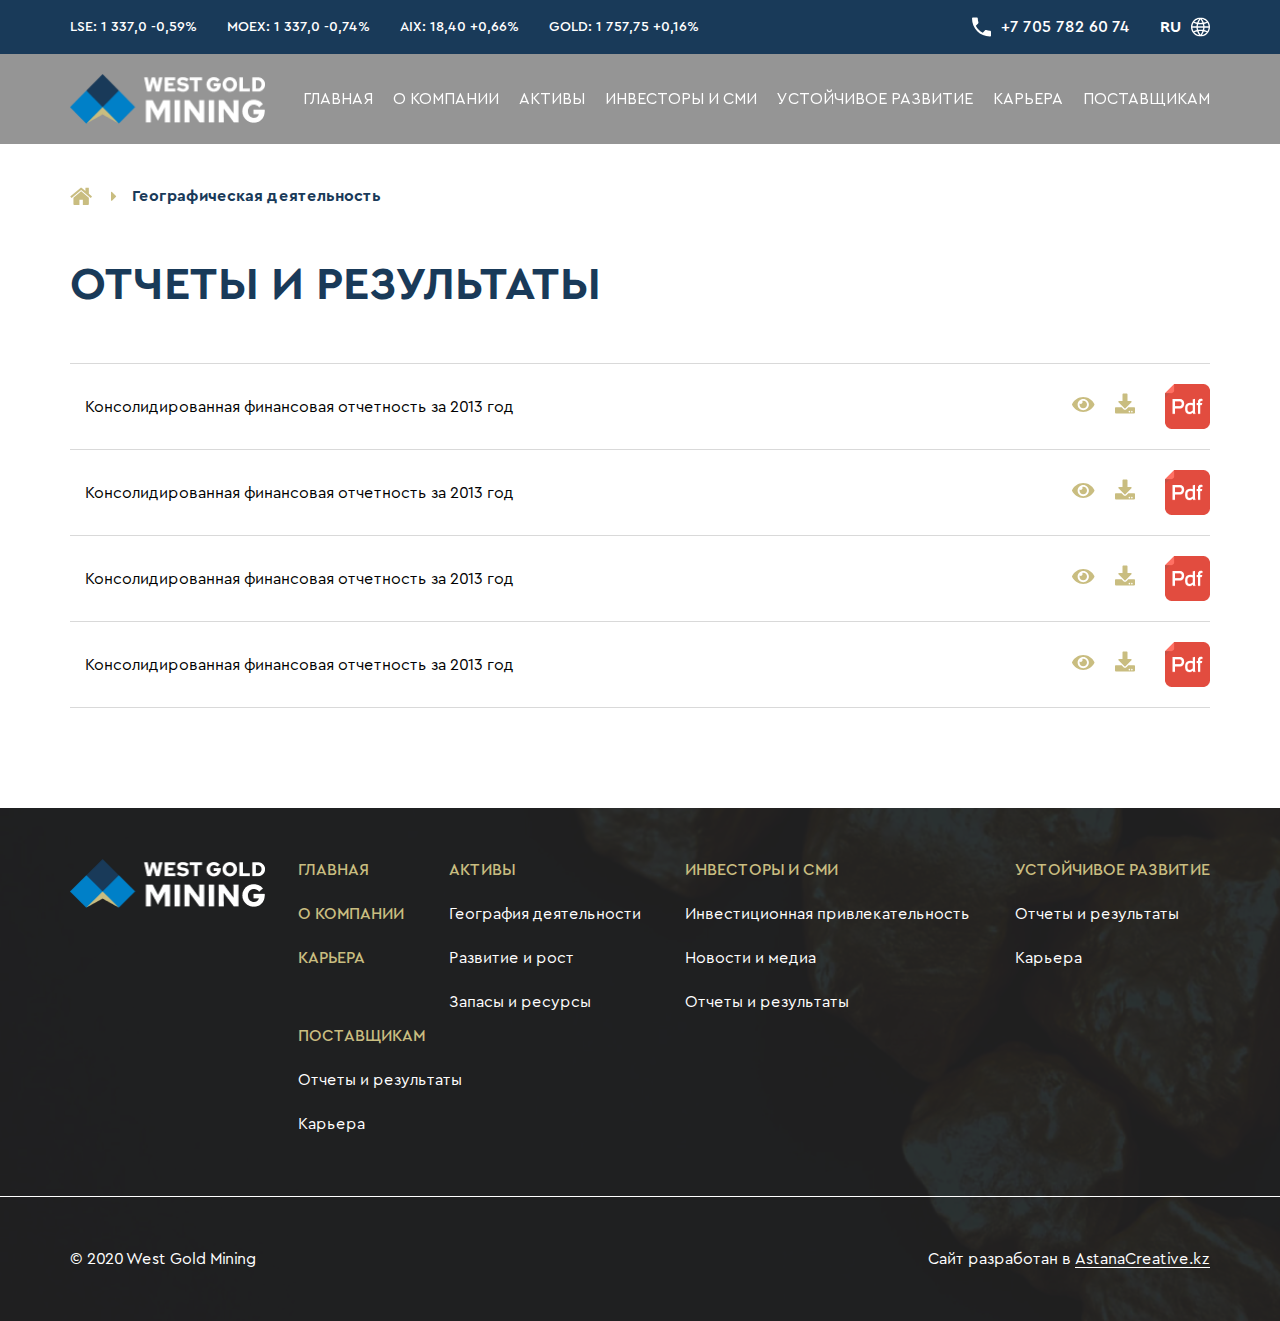
<file: results.html>
<!DOCTYPE html>
<html lang="en">

<head>
    <meta charset="UTF-8">
    <meta http-equiv="X-UA-Compatible" content="IE=edge">
    <meta name="viewport" content="width=device-width, initial-scale=1.0">
    <title>Document</title>
    <link rel="stylesheet" href="css/slick.css">
    <link rel="stylesheet" href="css/global.css">
    <link rel="stylesheet" href="css/style.css">
</head>

<body>
    <header class="header other">
        <div class="header__top">
            <div class="container">
                <div class="header__top-items">
                    <div class="header__stock">
                        <ul class="stock__list">
                            <li class="stock__item">lse: 1 337,0 <span>-0,59%</span></li>
                            <li class="stock__item">moex: 1 337,0 <span>-0,74%</span></li>
                            <li class="stock__item">aix: 18,40 <span>+0,66%</span></li>
                            <li class="stock__item">gold: 1 757,75 <span>+0,16%</span></li>
                        </ul>
                    </div>
                    <div class="header__contacts">
                        <div class="header__phone phone">
                            <img src="img/phone.svg" alt="Телефон">
                            <a href="tel:+7 705 782 60 74" class="phone__link">+7 705 782 60 74</a>
                        </div>
                        <div class="header__lang">ru<img src="img/planet.svg" alt=""></div>
                    </div>
                </div>
            </div>
        </div>
        <div class="header__bottom">
            <div class="container">
                <div class="header__bottom-items">
                    <div class="header__logo logo">
                        <a href="#" class="logo__link"><img src="img/logo.png" alt="WGM"></a>
                    </div>
                    <nav class="menu">
                        <ul class="nav__menu">
                            <li class="nav__menu-item">
                                <a href="#" class="menu__item-link">Главная</a>
                            </li>
                            <li class="nav__menu-item">
                                <a href="#" class="menu__item-link">О компании</a>
                            </li>
                            <li class="nav__menu-item">
                                <a href="#" class="menu__item-link">Активы</a>
                            </li>
                            <li class="nav__menu-item">
                                <a href="#" class="menu__item-link">Инвесторы и СМИ</a>
                            </li>
                            <li class="nav__menu-item">
                                <a href="#" class="menu__item-link">Устойчивое развитие</a>
                            </li>
                            <li class="nav__menu-item">
                                <a href="#" class="menu__item-link">Карьера</a>
                            </li>
                            <li class="nav__menu-item">
                                <a href="#" class="menu__item-link">Поставщикам</a>
                            </li>
                        </ul>
                    </nav>
                </div>
            </div>
        </div>
    </header>
    <div class="header-bg"></div>
    <main class="main">
        <section class="breadcrumbs">
            <div class="container">
                <div class="breadcrumbs__container content">
                    <ol class="breadcrumbs__list">
                        <li class="breadcrumbs__item">
                            <a href="#" class="breadcrumbs__link">
                                <img src="img/home.svg" alt="">
                            </a>
                        </li>
                        <li class="breadcrumbs__item">
                            <a href="#" class="breadcrumbs__link">Географическая деятельность</a>
                        </li>
                    </ol>
                </div>
            </div>
        </section>
        <section class="results">
            <div class="container">
                <div class="results__container content">
                    <div class="results__title page_title title">Отчеты и результаты</div>
                    <div class="results__items">
                        <div class="results__item">
                            <span>Консолидированная финансовая отчетность за 2013 год</span>
                            <div class="results__item-links">
                                <a href="#" class="results__item-link" target="_blank"><svg width="23" height="15" viewBox="0 0 23 15" fill="none" xmlns="http://www.w3.org/2000/svg">
                                    <path d="M22.3438 6.95312C20.2344 2.8125 16.0156 0 11.25 0C6.44531 0 2.22656 2.8125 0.117188 6.95312C0.0390625 7.10938 0 7.30469 0 7.5C0 7.73438 0.0390625 7.92969 0.117188 8.08594C2.22656 12.2266 6.44531 15 11.25 15C16.0156 15 20.2344 12.2266 22.3438 8.08594C22.4219 7.92969 22.4609 7.73438 22.4609 7.53906C22.4609 7.30469 22.4219 7.10938 22.3438 6.95312ZM11.25 13.125C8.125 13.125 5.625 10.625 5.625 7.5C5.625 4.41406 8.125 1.875 11.25 1.875C14.3359 1.875 16.875 4.41406 16.875 7.5V7.53906C16.875 10.625 14.3359 13.1641 11.25 13.1641V13.125ZM11.25 3.75C10.8984 3.78906 10.5469 3.82812 10.2344 3.90625C10.4688 4.21875 10.5859 4.60938 10.5859 5.03906C10.5859 6.05469 9.76562 6.875 8.75 6.875C8.32031 6.875 7.92969 6.75781 7.61719 6.52344C7.53906 6.83594 7.5 7.1875 7.5 7.5C7.5 9.57031 9.17969 11.25 11.25 11.25C13.3203 11.25 15 9.57031 15 7.5C15 5.42969 13.3203 3.78906 11.25 3.78906V3.75Z" fill="#C9BD80"/>
                                    </svg>
                                    </a>
                                <a href="#" class="results__item-link" download=""><svg width="20" height="21" viewBox="0 0 20 21" fill="none" xmlns="http://www.w3.org/2000/svg">
                                    <path d="M8.4375 0.5C7.89062 0.5 7.5 0.929688 7.5 1.4375V8H4.0625C3.35938 8 3.00781 8.85938 3.51562 9.36719L9.45312 15.3047C9.72656 15.5781 10.2344 15.5781 10.5078 15.3047L16.4453 9.36719C16.9531 8.85938 16.6016 8 15.8984 8H12.5V1.4375C12.5 0.929688 12.0703 0.5 11.5625 0.5H8.4375ZM20 15.1875C20 14.6797 19.5703 14.25 19.0625 14.25H13.3203L11.4062 16.1641C10.625 16.9844 9.33594 16.9844 8.55469 16.1641L6.64062 14.25H0.9375C0.390625 14.25 0 14.6797 0 15.1875V19.5625C0 20.1094 0.390625 20.5 0.9375 20.5H19.0625C19.5703 20.5 20 20.1094 20 19.5625V15.1875ZM15.1562 18.625C15.1562 19.0547 14.8047 19.4062 14.375 19.4062C13.9453 19.4062 13.5938 19.0547 13.5938 18.625C13.5938 18.1953 13.9453 17.8438 14.375 17.8438C14.8047 17.8438 15.1562 18.1953 15.1562 18.625ZM17.6562 18.625C17.6562 19.0547 17.3047 19.4062 16.875 19.4062C16.4453 19.4062 16.0938 19.0547 16.0938 18.625C16.0938 18.1953 16.4453 17.8438 16.875 17.8438C17.3047 17.8438 17.6562 18.1953 17.6562 18.625Z" fill="#C9BD80"/>
                                    </svg>
                                    </a>
                                <img src="img/pdf.png" alt="">
                            </div>
                        </div>
                        <div class="results__item">
                            <span>Консолидированная финансовая отчетность за 2013 год</span>
                            <div class="results__item-links">
                                <a href="#" class="results__item-link" target="_blank"><svg width="23" height="15" viewBox="0 0 23 15" fill="none" xmlns="http://www.w3.org/2000/svg">
                                    <path d="M22.3438 6.95312C20.2344 2.8125 16.0156 0 11.25 0C6.44531 0 2.22656 2.8125 0.117188 6.95312C0.0390625 7.10938 0 7.30469 0 7.5C0 7.73438 0.0390625 7.92969 0.117188 8.08594C2.22656 12.2266 6.44531 15 11.25 15C16.0156 15 20.2344 12.2266 22.3438 8.08594C22.4219 7.92969 22.4609 7.73438 22.4609 7.53906C22.4609 7.30469 22.4219 7.10938 22.3438 6.95312ZM11.25 13.125C8.125 13.125 5.625 10.625 5.625 7.5C5.625 4.41406 8.125 1.875 11.25 1.875C14.3359 1.875 16.875 4.41406 16.875 7.5V7.53906C16.875 10.625 14.3359 13.1641 11.25 13.1641V13.125ZM11.25 3.75C10.8984 3.78906 10.5469 3.82812 10.2344 3.90625C10.4688 4.21875 10.5859 4.60938 10.5859 5.03906C10.5859 6.05469 9.76562 6.875 8.75 6.875C8.32031 6.875 7.92969 6.75781 7.61719 6.52344C7.53906 6.83594 7.5 7.1875 7.5 7.5C7.5 9.57031 9.17969 11.25 11.25 11.25C13.3203 11.25 15 9.57031 15 7.5C15 5.42969 13.3203 3.78906 11.25 3.78906V3.75Z" fill="#C9BD80"/>
                                    </svg>
                                    </a>
                                <a href="#" class="results__item-link" download=""><svg width="20" height="21" viewBox="0 0 20 21" fill="none" xmlns="http://www.w3.org/2000/svg">
                                    <path d="M8.4375 0.5C7.89062 0.5 7.5 0.929688 7.5 1.4375V8H4.0625C3.35938 8 3.00781 8.85938 3.51562 9.36719L9.45312 15.3047C9.72656 15.5781 10.2344 15.5781 10.5078 15.3047L16.4453 9.36719C16.9531 8.85938 16.6016 8 15.8984 8H12.5V1.4375C12.5 0.929688 12.0703 0.5 11.5625 0.5H8.4375ZM20 15.1875C20 14.6797 19.5703 14.25 19.0625 14.25H13.3203L11.4062 16.1641C10.625 16.9844 9.33594 16.9844 8.55469 16.1641L6.64062 14.25H0.9375C0.390625 14.25 0 14.6797 0 15.1875V19.5625C0 20.1094 0.390625 20.5 0.9375 20.5H19.0625C19.5703 20.5 20 20.1094 20 19.5625V15.1875ZM15.1562 18.625C15.1562 19.0547 14.8047 19.4062 14.375 19.4062C13.9453 19.4062 13.5938 19.0547 13.5938 18.625C13.5938 18.1953 13.9453 17.8438 14.375 17.8438C14.8047 17.8438 15.1562 18.1953 15.1562 18.625ZM17.6562 18.625C17.6562 19.0547 17.3047 19.4062 16.875 19.4062C16.4453 19.4062 16.0938 19.0547 16.0938 18.625C16.0938 18.1953 16.4453 17.8438 16.875 17.8438C17.3047 17.8438 17.6562 18.1953 17.6562 18.625Z" fill="#C9BD80"/>
                                    </svg>
                                    </a>
                                <img src="img/pdf.png" alt="">
                            </div>
                        </div>
                        <div class="results__item">
                            <span>Консолидированная финансовая отчетность за 2013 год</span>
                            <div class="results__item-links">
                                <a href="#" class="results__item-link" target="_blank"><svg width="23" height="15" viewBox="0 0 23 15" fill="none" xmlns="http://www.w3.org/2000/svg">
                                    <path d="M22.3438 6.95312C20.2344 2.8125 16.0156 0 11.25 0C6.44531 0 2.22656 2.8125 0.117188 6.95312C0.0390625 7.10938 0 7.30469 0 7.5C0 7.73438 0.0390625 7.92969 0.117188 8.08594C2.22656 12.2266 6.44531 15 11.25 15C16.0156 15 20.2344 12.2266 22.3438 8.08594C22.4219 7.92969 22.4609 7.73438 22.4609 7.53906C22.4609 7.30469 22.4219 7.10938 22.3438 6.95312ZM11.25 13.125C8.125 13.125 5.625 10.625 5.625 7.5C5.625 4.41406 8.125 1.875 11.25 1.875C14.3359 1.875 16.875 4.41406 16.875 7.5V7.53906C16.875 10.625 14.3359 13.1641 11.25 13.1641V13.125ZM11.25 3.75C10.8984 3.78906 10.5469 3.82812 10.2344 3.90625C10.4688 4.21875 10.5859 4.60938 10.5859 5.03906C10.5859 6.05469 9.76562 6.875 8.75 6.875C8.32031 6.875 7.92969 6.75781 7.61719 6.52344C7.53906 6.83594 7.5 7.1875 7.5 7.5C7.5 9.57031 9.17969 11.25 11.25 11.25C13.3203 11.25 15 9.57031 15 7.5C15 5.42969 13.3203 3.78906 11.25 3.78906V3.75Z" fill="#C9BD80"/>
                                    </svg>
                                    </a>
                                <a href="#" class="results__item-link" download=""><svg width="20" height="21" viewBox="0 0 20 21" fill="none" xmlns="http://www.w3.org/2000/svg">
                                    <path d="M8.4375 0.5C7.89062 0.5 7.5 0.929688 7.5 1.4375V8H4.0625C3.35938 8 3.00781 8.85938 3.51562 9.36719L9.45312 15.3047C9.72656 15.5781 10.2344 15.5781 10.5078 15.3047L16.4453 9.36719C16.9531 8.85938 16.6016 8 15.8984 8H12.5V1.4375C12.5 0.929688 12.0703 0.5 11.5625 0.5H8.4375ZM20 15.1875C20 14.6797 19.5703 14.25 19.0625 14.25H13.3203L11.4062 16.1641C10.625 16.9844 9.33594 16.9844 8.55469 16.1641L6.64062 14.25H0.9375C0.390625 14.25 0 14.6797 0 15.1875V19.5625C0 20.1094 0.390625 20.5 0.9375 20.5H19.0625C19.5703 20.5 20 20.1094 20 19.5625V15.1875ZM15.1562 18.625C15.1562 19.0547 14.8047 19.4062 14.375 19.4062C13.9453 19.4062 13.5938 19.0547 13.5938 18.625C13.5938 18.1953 13.9453 17.8438 14.375 17.8438C14.8047 17.8438 15.1562 18.1953 15.1562 18.625ZM17.6562 18.625C17.6562 19.0547 17.3047 19.4062 16.875 19.4062C16.4453 19.4062 16.0938 19.0547 16.0938 18.625C16.0938 18.1953 16.4453 17.8438 16.875 17.8438C17.3047 17.8438 17.6562 18.1953 17.6562 18.625Z" fill="#C9BD80"/>
                                    </svg>
                                    </a>
                                <img src="img/pdf.png" alt="">
                            </div>
                        </div>
                        <div class="results__item">
                            <span>Консолидированная финансовая отчетность за 2013 год</span>
                            <div class="results__item-links">
                                <a href="#" class="results__item-link" target="_blank"><svg width="23" height="15" viewBox="0 0 23 15" fill="none" xmlns="http://www.w3.org/2000/svg">
                                    <path d="M22.3438 6.95312C20.2344 2.8125 16.0156 0 11.25 0C6.44531 0 2.22656 2.8125 0.117188 6.95312C0.0390625 7.10938 0 7.30469 0 7.5C0 7.73438 0.0390625 7.92969 0.117188 8.08594C2.22656 12.2266 6.44531 15 11.25 15C16.0156 15 20.2344 12.2266 22.3438 8.08594C22.4219 7.92969 22.4609 7.73438 22.4609 7.53906C22.4609 7.30469 22.4219 7.10938 22.3438 6.95312ZM11.25 13.125C8.125 13.125 5.625 10.625 5.625 7.5C5.625 4.41406 8.125 1.875 11.25 1.875C14.3359 1.875 16.875 4.41406 16.875 7.5V7.53906C16.875 10.625 14.3359 13.1641 11.25 13.1641V13.125ZM11.25 3.75C10.8984 3.78906 10.5469 3.82812 10.2344 3.90625C10.4688 4.21875 10.5859 4.60938 10.5859 5.03906C10.5859 6.05469 9.76562 6.875 8.75 6.875C8.32031 6.875 7.92969 6.75781 7.61719 6.52344C7.53906 6.83594 7.5 7.1875 7.5 7.5C7.5 9.57031 9.17969 11.25 11.25 11.25C13.3203 11.25 15 9.57031 15 7.5C15 5.42969 13.3203 3.78906 11.25 3.78906V3.75Z" fill="#C9BD80"/>
                                    </svg>
                                    </a>
                                <a href="#" class="results__item-link" download=""><svg width="20" height="21" viewBox="0 0 20 21" fill="none" xmlns="http://www.w3.org/2000/svg">
                                    <path d="M8.4375 0.5C7.89062 0.5 7.5 0.929688 7.5 1.4375V8H4.0625C3.35938 8 3.00781 8.85938 3.51562 9.36719L9.45312 15.3047C9.72656 15.5781 10.2344 15.5781 10.5078 15.3047L16.4453 9.36719C16.9531 8.85938 16.6016 8 15.8984 8H12.5V1.4375C12.5 0.929688 12.0703 0.5 11.5625 0.5H8.4375ZM20 15.1875C20 14.6797 19.5703 14.25 19.0625 14.25H13.3203L11.4062 16.1641C10.625 16.9844 9.33594 16.9844 8.55469 16.1641L6.64062 14.25H0.9375C0.390625 14.25 0 14.6797 0 15.1875V19.5625C0 20.1094 0.390625 20.5 0.9375 20.5H19.0625C19.5703 20.5 20 20.1094 20 19.5625V15.1875ZM15.1562 18.625C15.1562 19.0547 14.8047 19.4062 14.375 19.4062C13.9453 19.4062 13.5938 19.0547 13.5938 18.625C13.5938 18.1953 13.9453 17.8438 14.375 17.8438C14.8047 17.8438 15.1562 18.1953 15.1562 18.625ZM17.6562 18.625C17.6562 19.0547 17.3047 19.4062 16.875 19.4062C16.4453 19.4062 16.0938 19.0547 16.0938 18.625C16.0938 18.1953 16.4453 17.8438 16.875 17.8438C17.3047 17.8438 17.6562 18.1953 17.6562 18.625Z" fill="#C9BD80"/>
                                    </svg>
                                    </a>
                                <img src="img/pdf.png" alt="">
                            </div>
                        </div>
                    </div>
                </div>
            </div>
        </section>
    </main>
    <footer class="footer">
        <div class="container">
            <div class="footer__container content">
                <div class="footer__items">
                    <div class="footer__logo logo">
                        <a href="#" class="logo__link"><img src="img/logo.png" alt="WGM"></a>
                    </div>
                    <div class="footer_nav">
                        <ul class="footer__list">
                            <li class="footer__item">
                                <a href="#" class="footer_link heading">Главная</a>
                            </li>
                            <li class="footer__item">
                                <a href="#" class="footer_link heading">О компании</a>
                            </li>
                            <li class="footer__item">
                                <a href="#" class="footer_link heading">Карьера</a>
                            </li>
                        </ul>
                        <ul class="footer__list">
                            <li class="footer__item">
                                <a href="#" class="footer_link heading">Активы</a>
                            </li>
                            <li class="footer__item">
                                <a href="#" class="footer_link">География деятельности</a>
                            </li>
                            <li class="footer__item">
                                <a href="#" class="footer_link">Развитие и рост</a>
                            </li>
                            <li class="footer__item">
                                <a href="#" class="footer_link">Запасы и ресурсы</a>
                            </li>
                        </ul>
                        <ul class="footer__list">
                            <li class="footer__item">
                                <a href="#" class="footer_link heading">Инвесторы и СМИ</a>
                            </li>
                            <li class="footer__item">
                                <a href="#" class="footer_link">Инвестиционная привлекательность</a>
                            </li>
                            <li class="footer__item">
                                <a href="#" class="footer_link">Новости и медиа</a>
                            </li>
                            <li class="footer__item">
                                <a href="#" class="footer_link">Отчеты и результаты</a>
                            </li>
                        </ul>
                        <ul class="footer__list">
                            <li class="footer__item">
                                <a href="#" class="footer_link heading">Устойчивое развитие</a>
                            </li>
                            <li class="footer__item">
                                <a href="#" class="footer_link">Отчеты и результаты</a>
                            </li>
                            <li class="footer__item">
                                <a href="#" class="footer_link">Карьера</a>
                            </li>
                        </ul>
                        <ul class="footer__list">
                            <li class="footer__item">
                                <a href="#" class="footer_link heading">Поставщикам</a>
                            </li>
                            <li class="footer__item">
                                <a href="#" class="footer_link">Отчеты и результаты</a>
                            </li>
                            <li class="footer__item">
                                <a href="#" class="footer_link">Карьера</a>
                            </li>
                        </ul>
                    </div>
                </div>
            </div>
        </div>
        <div class="copyright">
            <div class="container">
                <div class="copyright__container content">
                    <div class="copyright__items">
                        <div class="copyright__item">© 2020 West Gold Mining</div>
                        <div class="copyright__item">Сайт разработан в <a href="#" class="ast-link">AstanaCreative.kz</a></div>
                    </div>
                </div>
            </div>
        </div>
    </footer>
    <script src="js/jquery-3.6.0.min.js"></script>
    <script src="js/slick.min.js"></script>
    <script src="js/script.js"></script>
</body>

</html>
</file>
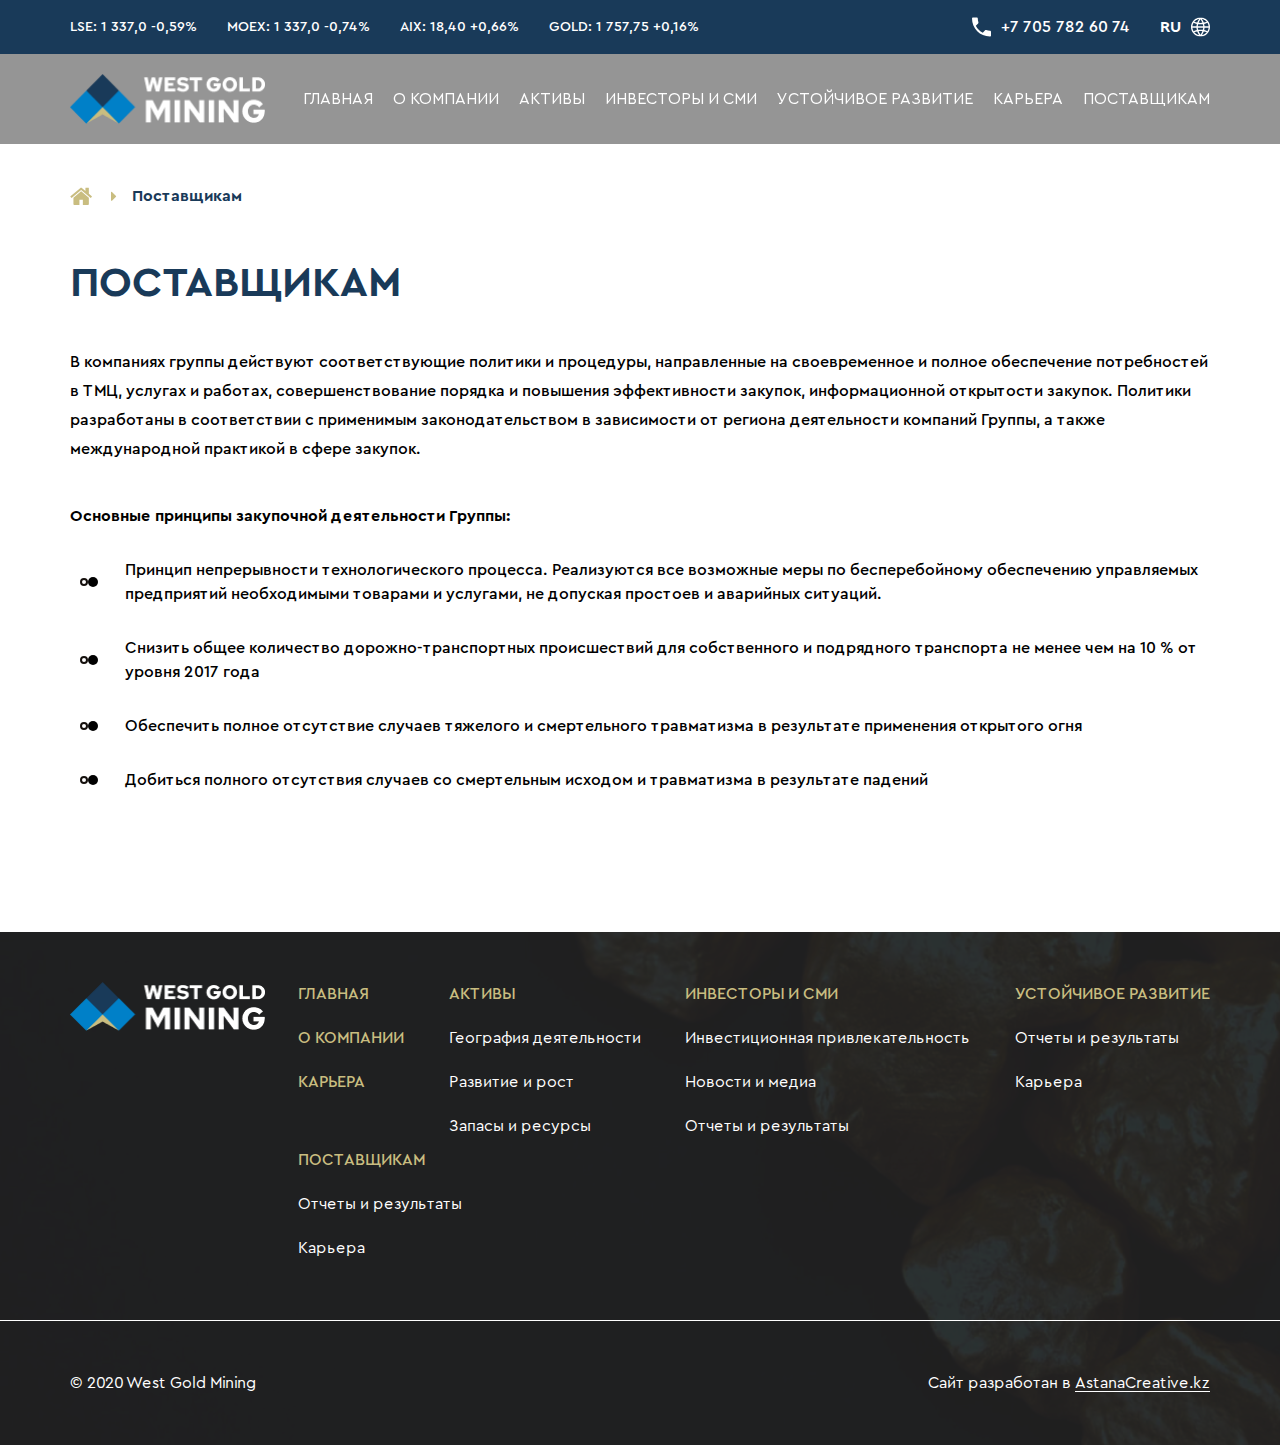
<file: suppliers.html>
<!DOCTYPE html>
<html lang="en">

<head>
    <meta charset="UTF-8">
    <meta http-equiv="X-UA-Compatible" content="IE=edge">
    <meta name="viewport" content="width=device-width, initial-scale=1.0">
    <title>Document</title>
    <link rel="stylesheet" href="css/slick.css">
    <link rel="stylesheet" href="css/global.css">
    <link rel="stylesheet" href="css/style.css">
</head>

<body>
    <header class="header other">
        <div class="header__top">
            <div class="container">
                <div class="header__top-items">
                    <div class="header__stock">
                        <ul class="stock__list">
                            <li class="stock__item">lse: 1 337,0 <span>-0,59%</span></li>
                            <li class="stock__item">moex: 1 337,0 <span>-0,74%</span></li>
                            <li class="stock__item">aix: 18,40 <span>+0,66%</span></li>
                            <li class="stock__item">gold: 1 757,75 <span>+0,16%</span></li>
                        </ul>
                    </div>
                    <div class="header__contacts">
                        <div class="header__phone phone">
                            <img src="img/phone.svg" alt="Телефон">
                            <a href="tel:+7 705 782 60 74" class="phone__link">+7 705 782 60 74</a>
                        </div>
                        <div class="header__lang">ru<img src="img/planet.svg" alt=""></div>
                    </div>
                </div>
            </div>
        </div>
        <div class="header__bottom">
            <div class="container">
                <div class="header__bottom-items">
                    <div class="header__logo logo">
                        <a href="#" class="logo__link"><img src="img/logo.png" alt="WGM"></a>
                    </div>
                    <nav class="menu">
                        <ul class="nav__menu">
                            <li class="nav__menu-item">
                                <a href="#" class="menu__item-link">Главная</a>
                            </li>
                            <li class="nav__menu-item">
                                <a href="#" class="menu__item-link">О компании</a>
                            </li>
                            <li class="nav__menu-item">
                                <a href="#" class="menu__item-link">Активы</a>
                            </li>
                            <li class="nav__menu-item">
                                <a href="#" class="menu__item-link">Инвесторы и СМИ</a>
                            </li>
                            <li class="nav__menu-item">
                                <a href="#" class="menu__item-link">Устойчивое развитие</a>
                            </li>
                            <li class="nav__menu-item">
                                <a href="#" class="menu__item-link">Карьера</a>
                            </li>
                            <li class="nav__menu-item">
                                <a href="#" class="menu__item-link">Поставщикам</a>
                            </li>
                        </ul>
                    </nav>
                </div>
            </div>
        </div>
    </header>
    <div class="header-bg"></div>
    <main class="main">
        <section class="breadcrumbs">
            <div class="container">
                <div class="breadcrumbs__container content">
                    <ol class="breadcrumbs__list">
                        <li class="breadcrumbs__item">
                            <a href="#" class="breadcrumbs__link">
                                <img src="img/home.svg" alt="">
                            </a>
                        </li>
                        <li class="breadcrumbs__item">
                            <a href="#" class="breadcrumbs__link">Поставщикам</a>
                        </li>
                    </ol>
                </div>
            </div>
        </section>
        <section class="info">
            <div class="container">
                <div class="info__container content">
                    <div class="info__title title">Поставщикам</div>
                    <div class="info__text">
                        <p>В компаниях группы действуют соответствующие политики и процедуры, направленные на своевременное и полное обеспечение потребностей в ТМЦ, услугах и работах, совершенствование порядка и повышения эффективности закупок, информационной
                            открытости закупок. Политики разработаны в соответствии с применимым законодательством в зависимости от региона деятельности компаний Группы, а также международной практикой в сфере закупок.
                        </p>
                    </div>
                    <ul class="info__list">
                        <div class="info__list-title">Основные принципы закупочной деятельности Группы:</div>
                        <li class="info__list-item">Принцип непрерывности технологического процесса. Реализуются все возможные меры по бесперебойному обеспечению управляемых предприятий необходимыми товарами и услугами, не допуская простоев и аварийных ситуаций.</li>
                        <li class="info__list-item">Снизить общее количество дорожно-транспортных происшествий для собственного и подрядного транспорта не менее чем на 10 % от уровня 2017 года</li>
                        <li class="info__list-item">Обеспечить полное отсутствие случаев тяжелого и смертельного травматизма в результате применения открытого огня </li>
                        <li class="info__list-item">Добиться полного отсутствия случаев со смертельным исходом и травматизма в результате падений</li>
                    </ul>
                </div>
            </div>
        </section>
    </main>
    <footer class="footer">
        <div class="container">
            <div class="footer__container content">
                <div class="footer__items">
                    <div class="footer__logo logo">
                        <a href="#" class="logo__link"><img src="img/logo.png" alt="WGM"></a>
                    </div>
                    <div class="footer_nav">
                        <ul class="footer__list">
                            <li class="footer__item">
                                <a href="#" class="footer_link heading">Главная</a>
                            </li>
                            <li class="footer__item">
                                <a href="#" class="footer_link heading">О компании</a>
                            </li>
                            <li class="footer__item">
                                <a href="#" class="footer_link heading">Карьера</a>
                            </li>
                        </ul>
                        <ul class="footer__list">
                            <li class="footer__item">
                                <a href="#" class="footer_link heading">Активы</a>
                            </li>
                            <li class="footer__item">
                                <a href="#" class="footer_link">География деятельности</a>
                            </li>
                            <li class="footer__item">
                                <a href="#" class="footer_link">Развитие и рост</a>
                            </li>
                            <li class="footer__item">
                                <a href="#" class="footer_link">Запасы и ресурсы</a>
                            </li>
                        </ul>
                        <ul class="footer__list">
                            <li class="footer__item">
                                <a href="#" class="footer_link heading">Инвесторы и СМИ</a>
                            </li>
                            <li class="footer__item">
                                <a href="#" class="footer_link">Инвестиционная привлекательность</a>
                            </li>
                            <li class="footer__item">
                                <a href="#" class="footer_link">Новости и медиа</a>
                            </li>
                            <li class="footer__item">
                                <a href="#" class="footer_link">Отчеты и результаты</a>
                            </li>
                        </ul>
                        <ul class="footer__list">
                            <li class="footer__item">
                                <a href="#" class="footer_link heading">Устойчивое развитие</a>
                            </li>
                            <li class="footer__item">
                                <a href="#" class="footer_link">Отчеты и результаты</a>
                            </li>
                            <li class="footer__item">
                                <a href="#" class="footer_link">Карьера</a>
                            </li>
                        </ul>
                        <ul class="footer__list">
                            <li class="footer__item">
                                <a href="#" class="footer_link heading">Поставщикам</a>
                            </li>
                            <li class="footer__item">
                                <a href="#" class="footer_link">Отчеты и результаты</a>
                            </li>
                            <li class="footer__item">
                                <a href="#" class="footer_link">Карьера</a>
                            </li>
                        </ul>
                    </div>
                </div>
            </div>
        </div>
        <div class="copyright">
            <div class="container">
                <div class="copyright__container content">
                    <div class="copyright__items">
                        <div class="copyright__item">© 2020 West Gold Mining</div>
                        <div class="copyright__item">Сайт разработан в <a href="#" class="ast-link">AstanaCreative.kz</a></div>
                    </div>
                </div>
            </div>
        </div>
    </footer>
    <script src="js/jquery-3.6.0.min.js"></script>
    <script src="js/slick.min.js"></script>
    <script src="js/script.js"></script>
</body>

</html>
</file>
<file: css/global.css>
*,
*::before,
*::after {
    box-sizing: border-box;
}

ul[class],
ol[class] {
    padding: 0;
}

body,
h1,
h2,
h3,
h4,
p,
ul[class],
ol[class],
li,
figure,
figcaption,
blockquote,
dl,
dd {
    margin: 0;
}

body {
    min-height: 100vh;
    scroll-behavior: smooth;
    text-rendering: optimizeSpeed;
    line-height: 1.5;
    font-weight: 400;
    font-size: 18px;
    font-family: 'Cera Pro';
}

ul[class],
ol[class] {
    list-style: none;
}

a {
    color: #000000;
    text-decoration: none;
}

a:not([class]) {
    text-decoration-skip-ink: auto;
}

img {
    max-width: 100%;
    display: block;
}

article>*+* {
    margin-top: 1em;
}

input,
button,
textarea,
select {
    font: inherit;
}

@media (prefers-reduced-motion: reduce) {
    * {
        animation-duration: 0.01ms !important;
        animation-iteration-count: 1 !important;
        transition-duration: 0.01ms !important;
        scroll-behavior: auto !important;
    }
}

.container {
    margin: 0 auto;
    padding: 0 10px;
    width: 1520px;
}

@media(max-width: 1920px) {
    .container {
        width: 1520px;
    }
}

@media( max-width: 1650px) {
    .container {
        width: 1460px;
    }
}

@media(max-width: 1560px) {
    .container {
        width: 1360px;
    }
}

@media(max-width: 1460px) {
    .container {
        width: 1260px;
    }
}

@media(max-width: 1360px) {
    .container {
        width: 1160px;
    }
}

@media(max-width: 1260px) {
    .container {
        width: 1060px;
    }
}

@media(max-width: 1100px) {
    .container {
        width: 100%;
    }
}

@font-face {
    font-family: 'Cera Pro';
    src: url('../fonts/CeraPro-Regular.eot');
    src: local('☺'), url('../fonts/CeraPro-Regular.woff') format('woff'), url('../fonts/CeraPro-Regular.ttf') format('truetype');
    font-weight: 400;
    font-style: normal;
}

@font-face {
    font-family: 'Cera Pro';
    src: url('../fonts/CeraPro-Medium.eot');
    src: local('☺'), url('../fonts/CeraPro-Medium.woff') format('woff'), url('../fonts/CeraPro-Medium.ttf') format('truetype');
    font-weight: 500;
    font-style: normal;
}

@font-face {
    font-family: 'Cera Pro';
    src: url('../fonts/CeraPro-Bold.eot');
    src: local('☺'), url('../fonts/CeraPro-Bold.woff') format('woff'), url('../fonts/CeraPro-Bold.ttf') format('truetype');
    font-weight: 700;
    font-style: normal;
}
</file>
<file: css/style.css>
.header {
    position: fixed;
    top: 0;
    left: 0;
    right: 0;
    z-index: 11;
}

.header__top {
    background: #193A59;
}

.header__top-items {
    display: flex;
    justify-content: space-between;
    align-items: center;
    padding: 15px 0;
}

.stock__list {
    display: flex;
}

.stock__item {
    color: #ffffff;
    font-size: 14px;
    margin-right: 30px;
    text-transform: uppercase;
    font-weight: 500;
}

.stock__item:last-child {
    margin-right: 0;
}

.indicator--down .indicator__diff {
    color: #F5754C;
}

.indicator--up .indicator__diff {
    color: #A5EF70;
}

.indicator__diff {
    margin-left: 5px;
}

.header__contacts {
    display: flex;
}

.header__phone {
    display: flex;
    margin-right: 30px;
}

.header__phone a {
    color: #ffffff;
    margin-left: 10px;
    font-weight: 500;
}

.phone__link {
    position: relative;
}

.phone__link:hover::before {
    width: 100%;
}

.phone__link::before {
    position: absolute;
    content: '';
    width: 0;
    height: 1px;
    background-color: #ffffff;
    left: 0;
    bottom: 0;
    transition: .4s ease;
}

.header__lang {
    display: flex;
    color: #ffffff;
    font-weight: 700;
    text-transform: uppercase;
    cursor: pointer;
    position: relative;
    z-index: 9;
}

.other__lang {
    position: absolute;
    top: 105%;
    left: 0;
    background: #fff;
    display: flex;
    flex-direction: column;
    align-items: center;
    max-height: 0;
    overflow: hidden;
    transition: .3s ease-in-out;
    width: 100%;
}
.other__lang.active {
    max-height: 55px;
}

.other__lang-link {
    display: block;
    width: 100%;
    text-align: center;
    transition: .2s linear;
}

.other__lang-link:hover {
    background: #C9BD80;
    color: #fff;
}

.other__lang-link.active {
    background: #C9BD80;
    color: #fff;
}


.header__lang img {
    transition: .7s ease;
}
.header__lang-active {
    display: flex;
}
.header__lang-active:hover img {
    transform: rotate(360deg);
}

.header__lang img {
    margin-left: 10px;
}

.header__bottom {
    background: rgba(21, 21, 21, 0.19);
    backdrop-filter: blur(20px);
}

.header__bottom-items {
    display: flex;
    justify-content: space-between;
    align-items: center;
    padding: 30px 0;
}

.header__logo {
    display: flex;
    align-items: center;
}

.logo__link {
    display: inline-block;
    width: 195px;
    height: 50px;
    flex-shrink: 0;
}

.logo__link img {
    width: 100%;
    height: 100%;
    object-fit: contain;
}

.nav__menu {
    display: flex;
    justify-content: space-between;
}

.nav__menu-item {
    position: relative;
    margin-right: 50px;
}
.menu__item-link {
    display: flex;
    white-space: nowrap;
}
.menu__item-link img {
    margin-left: 10px;
    transition: .3s linear;
    pointer-events: none;
}
.menu__item-link.active img {
    transform: rotate(180deg);
}

.nav__menu-item a {
    color: #ffffff;
    text-transform: uppercase;
    transition: .3s ease;
}

.nav__menu-item a:hover {
    color: #D2B780;
}

.nav__menu-item:last-child {
    margin-right: 0;
}

.menu__item-child {
    position: absolute;
    top: 100%;
    left: 0;
    display: none;
    flex-direction: column;
}

/* .menu__item-child.active {
    max-height: 250px;
} */

.menu__item-child {
    font-size: 14px;
    background: #193A59;
}

.item__child-link {
    margin: 5px 8px;
    display: block;
}

.slick-list.draggable {
    height: 100%;
}

.slick-track {
    height: 100%;
}

.main-slider__container {
    height: 100vh;
    position: relative;
    overflow: hidden;
}

.main-slider__info {
    position: absolute;
    top: 50%;
    transform: translateY(-50%);
    width: 100%;
}

.wrapper {
    width: 35%;
    margin-right: auto;
}

.main-slider__header {
    font-size: 64px;
    font-style: normal;
    font-weight: 700;
    line-height: 140%;
    color: #ffffff;
    margin-bottom: 30px;
    text-align: left;
    padding-left: 20px;
}

.main-slider__text {
    font-weight: 400;
    line-height: 160%;
    color: #ffffff;
    text-align: left;
    padding-left: 20px;
}

.main-slider__background {
    height: 100%;
}

.main-slider__item {
    height: 100%;
    position: relative;
}

.main-slider__item::before {
    position: absolute;
    content: '';
    top: 0;
    left: 0;
    right: 0;
    bottom: 0;
    background: rgba(36, 36, 36, 0.52);
}

.main-slider__item img {
    width: 100%;
    height: 100%;
    object-fit: cover;
}

.main-slider__background .main-slider__item.slick-slide {
    opacity: 1!important;
    transition: 2s ease-in;
    transform: translateX(0);
    z-index: 9;
}

.main-slider__background .main-slider__item.slick-slide.slick-current.slick-active {
    animation: slide 1s linear;
    animation-fill-mode: forwards;
    z-index: 10;
}

@keyframes slide {
    from {
        transform: translateX(100%);
    }
    to {
        transform: translateX(0);
    }
}

.main-slider__child {
    position: absolute;
    top: 50%;
    transform: translateY(-50%);
    right: -10%;
    width: 55%;
    height: 540px;
}

.main-slider__child .slick-track {
    display: flex;
    flex-direction: row;
    justify-content: space-between;
}

.main-slider__child-item {
    width: 306px;
    height: 100%;
}

.main-slider__child-item > div {
    height: 100%;
    display: flex;
    flex-direction: column;
}

.main-slider__child-item.slick-slide {
    transform: scale(0.8);
    transition: transform 1.5s ease, opacity .2s linear;
}

.main-slider__child-item.slick-slide.slick-current.slick-active {
    transform: none;
}

.main-slider__child-item.opacity {
    opacity: 0;
}

.main-slider__child-item span {
    font-weight: 700;
    line-height: 120%;
    color: #ffffff;
    margin-bottom: 10px;
}

.main-slider__child-item img {
    height: 95%;
    width: 100%;
    object-fit: cover;
    filter: drop-shadow(0px 18px 15px rgba(0, 0, 0, 0.3));
    border-radius: 10px;
}

.main-slider__header.animation {
    animation: slideRight 1s ease-in, opacityRight .7s ease forwards;
    animation-delay: .1s;
}

.main-slider__text.animation {
    animation: slideRight 1s ease-in forwards, opacityRight .5s ease forwards;
}

@keyframes slideRight {
    from {
        transform: translateX(0);
    }
    to {
        transform: translateX(100%);
    }
}

@keyframes opacityRight {
    from {
        opacity: 1;
    }
    to {
        opacity: 0;
    }
}

.main-slider__content.slick-slide.slick-active .main-slider__header.animation {
    animation: slideLeft .7s ease-out forwards, opacityLeft 1s ease forwards;
}

.main-slider__content.slick-slide.slick-active .main-slider__text.animation {
    animation: slideLeftText 1s ease-out forwards, opacityLeft 2s ease forwards;
}

@keyframes slideLeft {
    from {
        transform: translateX(-80%);
    }
    to {
        transform: translateX(0);
    }
}

@keyframes slideLeftText {
    from {
        transform: translateX(-80%);
    }
    to {
        transform: translateX(0);
    }
}

@keyframes opacityLeft {
    from {
        opacity: 0;
    }
    to {
        opacity: 1;
    }
}

.main-slider__content.slick-slide .main-slider__header,
.main-slider__content.slick-slide .main-slider__text {
    color: transparent;
    transition: color 1s;
}

.main-slider__content.slick-slide.slick-active .main-slider__header,
.main-slider__content.slick-slide.slick-active .main-slider__text {
    color: #ffffff;
}

.main-slider__content.slick-slide.slick-current.slick-active {
    transition: opacity .1s!important;
}

.main-slider__info .slick-track {
    display: flex;
    align-items: center;
}

.slick_prev.head_arrow,
.slick_next.head_arrow {
    z-index: 10;
    position: absolute;
    width: 50px;
    height: 50px;
    top: 80%;
    transform: translateY(-80%);
    border-radius: 100%;
    background: rgba(255, 255, 255, 0.27);
    border: none;
    cursor: pointer;
    background-repeat: no-repeat;
    background-position: center;
    transition: .3s linear;
}

.slick_prev.head_arrow {
    left: 57%;
    transform: translateX(-57%);
    background-image: url('../img/arrow.svg');
}

.slick_next.head_arrow {
    left: 60%;
    transform: translateX(-60%) rotate(180deg);
    background-image: url('../img/arrow.svg');
}
.slick_prev.head_arrow:hover,
.slick_next.head_arrow:hover {
    background-color: #C9BD80;
}


.main-slider__background ul.slick-dots {
    position: absolute;
    top: 50%;
    transform: translateY(-50%);
    left: 5%;
}

.main-slider__background ul.slick-dots::before {
    position: absolute;
    content: '';
    height: 120%;
    width: 1px;
    background-color: rgba(255, 255, 255, 0.56);
    left: 50%;
    transform: translateX(-50%);
    top: -10%;
    z-index: -2;
}

.no-befor::before {
    display: none;
}

.main-slider {
    overflow: hidden;
}

.main-slider__container {
    overflow: hidden;
}

.no-befor::after {
    position: absolute;
    content: '';
    height: 120%;
    width: 1px;
    background-color: rgba(255, 255, 255, 0.56);
    left: 50%;
    transform: translateX(-50%);
    top: -10%;
    z-index: -2;
}

.main-slider__background ul.slick-dots li {
    margin-bottom: 50px;
    width: 50px;
    height: 50px;
    border-radius: 100%;
    display: flex;
    align-items: center;
    justify-content: center;
}

.main-slider__background ul.slick-dots li.slick-active {
    opacity: 1;
    background: rgba(255, 255, 255, 0.5);
    backdrop-filter: blur(4px);
    transition: background .6s ease-in-out;
}

.main-slider__background ul.slick-dots li {
    background: rgba(255, 255, 255, 0);
    transition: background .2s ease-in-out;
}

.main-slider__background ul.slick-dots li:last-child {
    margin-bottom: 0px;
}

.main-slider__background ul.slick-dots li.slick-active button {
    font-size: 18px;
    z-index: 100;
    background-color: transparent;
}

ul.slick-dots button {
    border: none;
    color: #ffffff;
    background-color: #ffffff;
    border-radius: 100%;
    padding: 5px;
    font-size: 0;
    opacity: 0;
    cursor: pointer;
}

.main-slider__background ul.slick-dots li.slick-active button {
    font-size: 18px;
    z-index: 100;
    background-color: transparent;
}

.btn-more {
    display: flex;
    align-items: center;
    position: absolute;
    top: 75%;
    transform: translateY(-70%);
    background: rgba(255, 255, 255, 0.2);
    border: 1px solid rgba(255, 255, 255, 0.31);
    border-radius: 100px;
    padding: 25px 50px;
    color: #ffffff;
    font-weight: 700;
    line-height: 90%;
    transition: .3s linear;
}

.btn-more:hover {
    background: #C9BD80;
}

.btn-more img {
    margin-left: 10px;
}

.number-slide {
    position: absolute;
    top: 85%;
    left: 5%;
    transform: translateY(-85%) rotate(90deg);
    display: flex;
}

.number-slider__quantity,
.number-slider__count {
    color: #ffffff;
    font-weight: 500;
}

.content {
    padding: 100px 0;
}

.report__items {
    display: flex;
    justify-content: center;
    flex-wrap: wrap;
}

.report__item {
    display: flex;
    width: 24%;
    height: 400px;
    position: relative;
    margin-right: 1.3%;
}

.report__item>img {
    position: absolute;
    width: 100%;
    height: 100%;
    object-fit: cover;
    z-index: -1;
}

.report__item::before {
    position: absolute;
    content: '';
    top: 0;
    left: 0;
    right: 0;
    bottom: 0;
    background-color: rgba(160, 137, 89, 0.64);
    backdrop-filter: blur(2px);
    transition: .5s ease;
}

.report__item:hover::before {
    background: rgba(25, 58, 89, 0.66);
    backdrop-filter: blur(0px);
}

.report__item:nth-child(4) {
    margin-right: 0;
}

.report__item-link {
    width: 100%;
    height: 100%;
    z-index: 1;
    display: flex;
    align-items: center;
    flex-direction: column;
    padding: 20px;
    text-align: center;
    position: relative;
}

.report__item-link-img img {
    margin: 0 auto;
    width: 70px;
    height: 70px;
}

.report__item-link-img {
    margin-top: 90px;
    position: relative;
    width: 100%;
}

.report__item-link span {
    margin-top: 60px;
    font-size: 24px;
    font-weight: 700;
    line-height: 140%;
    text-transform: uppercase;
    color: #ffffff;
}

.report__item-link-img::before {
    position: absolute;
    content: '';
    width: 100%;
    height: 1px;
    background-color: #ffffff;
    top: 140%;
    transform: translateY(-140%);
    left: 0;
}

.about {
    background-color: #193A59;
}

.about__items {
    display: flex;
    justify-content: space-between;
}

.about__left {
    width: 45%;
}

.about__img {
    position: relative;
    width: 600px;
    height: 450px;
    overflow: hidden;
}


/* .about__img::before {
    position: absolute;
    content: '';
    width: 100%;
    height: 100%;
    background: url('../img/rect.png') center no-repeat;
    top: 34%;
    left: 50%;
    transform: translateX(-50%);
} */

.about__img img {
    width: 100%;
    height: 100%;
    object-fit: contain;
}

.about__right {
    width: 50%;
}

.about__right span {
    font-size: 24px;
    font-weight: 500;
    line-height: 120%;
    color: #ffffff;
    text-transform: uppercase;
    margin-bottom: 20px;
    position: relative;
    display: inline-block;
}

.about__right span::before {
    position: absolute;
    content: '';
    width: 100%;
    height: 2px;
    background-color: #C9BD80;
    border-radius: 10px;
    bottom: 0;
    left: 0;
}

.title {
    font-size: 48px;
    font-style: normal;
    font-weight: 700;
    line-height: 120%;
    color: #ffffff;
    text-transform: uppercase;
}

.about__text-main {
    margin-top: 20px;
    font-weight: 500;
    line-height: 180%;
    color: #C9BD80;
}

.about__text-desc {
    line-height: 180%;
    color: #ffffff;
    margin-bottom: 30px;
}

.btn {
    display: inline-block;
    padding: 10px 65px;
    background: #C9BD80;
    border-radius: 5px;
    color: #ffffff;
    transition: .3s linear;
}

.btn:hover {
    background-color: #83752f;
}

.news {
    overflow: hidden;
}

.news__items {
    display: flex;
    position: relative;
}



.news__btn {
    position: absolute;
    top: 50%;
    left: 3%;
    transform: translateY(-50%) translateX(-3%);
    display: flex;
}

.news__prev {
    margin-right: 10px;
}

.news__next {
    transform: rotate(180deg);
}

.news__prev:hover,
.news__next:hover {
    background: #d9d9d9;
}

.news__prev,
.news__next {
    width: 70px;
    height: 70px;
    border-radius: 100%;
    background: #ffffff;
    border: 1px solid #193A59;
    cursor: pointer;
    display: flex;
    justify-content: center;
    align-items: center;
    transition: .3s ease-in-out;
}

.news__title {
    color: #193A59;
    flex-shrink: 0;
    margin-right: 40px;
}

.news__slider {
    display: flex;
    justify-content: space-between;
    overflow: hidden;
    margin-right: -25%;
}

.news__slider-item {
    margin-right: 40px;
    padding: 20px;
    transition: .3s ease-in-out;
    background: rgba(112, 119, 123, 0.07);
    display: flex;
    flex-direction: column;
}

.news__slider-item:hover {
    background: #D2B780;
}

.news__slider-item.slick-active.slick-current {
    background: linear-gradient(151.69deg, rgba(73, 131, 185, 0.74) -90.77%, #193A59 85.99%), #193A59;
    transition: .5s linear;
}

.news__img-link {
    display: block;
    overflow: hidden;
    height: 250px;
}

.news__img-link img {
    width: 100%;
    height: 100%;
    object-fit: cover;
    transition: .4s ease-in-out;
}

.news__img-link:hover img {
    transform: scale(1.1);
}

.news__date {
    margin: 20px 0;
    color: #B0B0B0;
}

.news__slider-item.slick-active.slick-current .news__text,
.news__slider-item.slick-active.slick-current .news__link {
    color: #ffffff;
}

.news__text {
    display: block;
    margin-bottom: 50px;
    color: #15100D;
    transition: color .3s linear;
}

.news__slider-item.slick-active.slick-current .news__text:hover {
    color: #D2B780;
}

.news__text:hover {
    color: #ffffff;
}

.news__link {
    display: inline-block;
    color: #15100D;
    position: relative;
}

.news__link::before {
    position: absolute;
    content: '';
    width: 0%;
    height: 1px;
    background-color: #ffffff;
    bottom: 0;
    transition: .3s linear;
}

.news__link:hover::before {
    width: 100%;
}

.news__slider-btn {
    position: absolute;
    top: 50%;
    transform: translateY(-50%);
    left: -10%;
    width: 70px;
    height: 70px;
    border-radius: 100%;
    border: 1px solid #193A59;
    box-sizing: border-box;
}

.videos {
    background-color: #193A59;
}

.videos__video {
    margin-top: 30px;
}

.footer__items {
    display: flex;
    width: 100%;
    justify-content: space-between;
}

.footer {
    background: url(../img/footer.jpg) no-repeat center;
    background-size: cover;
    position: relative;
}

.footer::before {
    position: absolute;
    content: '';
    top: 0;
    left: 0;
    right: 0;
    bottom: 0;
    background: rgba(35, 35, 35, 0.88);
    z-index: 1;
}

.footer__container {
    position: relative;
    z-index: 2;
}

.copyright {
    position: relative;
    z-index: 2;
}

.footer .content {
    padding: 50px 0;
}

.footer_nav {
    display: flex;
    justify-content: space-between;
    flex-wrap: wrap;
    width: 80%;
}

.footer_link {
    color: #ffffff;
    position: relative;
}
.footer_link::before {
    position: absolute;
    content: '';
    top: 100%;
    left: 0;
    width: 0;
    height: 1px;
    background: #ffffff;
    transition: .2s linear;
}
.footer_link:hover::before {
    width: 100%;
}

.footer_link.heading {
    color: #C9BD80;
    text-transform: uppercase;
    font-weight: 500;
}

.footer__item {
    margin-bottom: 20px;
}

.footer__item:last-child {
    margin-bottom: 0;
}

.copyright {
    border-top: 1px solid #ffffff;
}

.copyright__items {
    display: flex;
    justify-content: space-between;
}

.copyright__item {
    color: #ffffff;
    font-size: 400;
    font-weight: 400;
}

.ast-link {
    color: #ffffff;
    border-bottom: 1px solid #ffffff;
    transition: .2s linear;
}

.ast-link:hover {
    color: #C9BD80;
}

/* ANIMATION MAIN PAGE */

.main-slider.animation {
    transform: translateX(200%);
    animation: animMainSlider 2s linear forwards;
}

@keyframes animMainSlider {
    from {
        transform: translateX(200%);
    }
    to {
        transform: translateX(0%);
    }
}

.main-slider__header.firstanimation {
    transform: translateX(-150%);
    animation: animSliderHeader .9s ease-in-out forwards;
    animation-delay: 2.2s;
}

@keyframes animSliderHeader {
    from {
        transform: translateX(-150%);
    }
    to {
        transform: translateX(0);
    }
}

.main-slider__text.firstanimation {
    transform: translateX(-150%);
    animation: animSliderText .9s ease-in-out forwards;
    animation-delay: 2.7s;
}

@keyframes animSliderText {
    from {
        transform: translateX(-150%);
    }
    to {
        transform: translateX(0);
    }
}

.btn-more.animation {
    transform: translateX(-200%) translateY(-70%);
    animation: animBtn .9s ease-in-out forwards;
    animation-delay: 2.9s;
}

@keyframes animBtn {
    from {
        transform: translateX(-200%) translateY(-70%);
    }
    to {
        transform: translateX(0) translateY(-70%);
    }
}

.main-slider__background ul.slick-dots::before {
    transform: translateY(200%);
    animation: dotsLine .8s ease-in-out forwards;
    animation-delay: 2.9s;
}

@keyframes dotsLine {
    from {
        transform: translateY(200%);
    }
    to {
        transform: translateY(0);
    }
}

.slick-dots li button.animation {
    animation: dotsOpacity .5s ease-in-out forwards;
    animation-delay: 2.7s;
}

@keyframes dotsOpacity {
    from {
        opacity: 0;
    }
    to {
        opacity: 1;
    }
}

.main-slider__background ul.slick-dots li.slick-active.animation {
    opacity: 0;
    animation: liSlickActive .6s ease-in-out forwards;
    animation-delay: 3.5s;
}

@keyframes liSlickActive {
    from {
        opacity: 0;
    }
    to {
        opacity: 1;
    }
}

.header.animation {
    transform: translateY(-100%);
    animation: animHead .5s linear forwards;
    animation-delay: 2.3s;
}

@keyframes animHead {
    from {
        transform: translateY(-100%);
    }
    to {
        transform: translateY(0);
    }
}

.header__stock.animation {
    transform: translateY(-200%);
    animation: animStock .3s linear forwards;
    animation-delay: 2.9s;
}

@keyframes animStock {
    from {
        transform: translateY(-200%);
    }
    to {
        transform: translateY(0);
    }
}

.header__lang.animation {
    transform: translateY(-200%);
    animation: animLang .3s linear forwards;
    animation-delay: 3.3s;
}

@keyframes animLang {
    from {
        transform: translateY(-200%);
    }
    to {
        transform: translateY(0);
    }
}

.header__phone.animation {
    transform: translateY(-200%);
    animation: animPhone .3s linear forwards;
    animation-delay: 3.6s;
}

@keyframes animPhone {
    from {
        transform: translateY(-200%);
    }
    to {
        transform: translateY(0);
    }
}

.header__bottom-items.animation {
    opacity: 0;
    animation: animHeadbot .8s linear forwards;
    animation-delay: 3.7s;
}

@keyframes animHeadbot {
    from {
        opacity: 0;
    }
    to {
        opacity: 100%;
    }
}

.main-slider__child-item.animation_one {
    position: relative;
    right: -50%;
    animation: animItemOne 1.2s ease-in-out forwards;
    animation-delay: 4s;
}

@keyframes animItemOne {
    from {
        right: -50%;
    }
    to {
        right: 0;
    }
}

.main-slider__child-item.animation_two {
    position: relative;
    right: -50%;
    animation: animItemTwo 1.2s ease-in-out forwards;
    animation-delay: 4.5s;
}

@keyframes animItemTwo {
    from {
        right: -30%;
    }
    to {
        right: 0;
    }
}

.main-slider__child-item.animation_three {
    position: relative;
    right: -10%;
    animation: animItemThree 1.2s ease-in-out forwards;
    animation-delay: 5s;
}

@keyframes animItemThree {
    from {
        right: -10%;
    }
    to {
        right: 0;
    }
}

.head_arrow.animation {
    opacity: 0;
    animation: animBtnSlider .8s ease-in-out forwards;
    animation-delay: 5.3s;
}

@keyframes animBtnSlider {
    from {
        opacity: 0;
    }
    to {
        opacity: 1;
    }
}

.number-slide.animation {
    opacity: 0;
    animation: animCount .8s ease-in-out forwards;
    animation-delay: 5.3s
}

@keyframes animCount {
    from {
        opacity: 0;
    }
    to {
        opacity: 1;
    }
}


/* breadcrumbs */

.breadcrumbs__list {
    display: flex;
    justify-content: flex-start;
    align-items: center;
    flex-wrap: wrap;
}

.breadcrumbs__item {
    margin-right: 40px;
    position: relative;
}

.breadcrumbs__item:not(:first-child) .breadcrumbs__link::before {
    position: absolute;
    content: '';
    width: 6px;
    height: 18px;
    background: url('../img/arrbroad.svg') center no-repeat;
    top: 50%;
    transform: translateY(-50%) translateX(-350%);
    left: 0;
}

.breadcrumbs__item:last-child .breadcrumbs__link {
    font-weight: 700;
    pointer-events: none;
}

.breadcrumbs__link {
    position: relative;
    display: block;
    color: #193A59;
    font-weight: 500;
    font-size: 16px;
}

.breadcrumbs__item:not(:first-child, :last-child) .breadcrumbs__link::after {
    position: absolute;
    content: '';
    width: 0;
    height: 1px;
    background: #000;
    top: 100%;
    left: 0;
    transition: .3s ease-in-out;
}

.breadcrumbs__item:not(:first-child, :last-child) .breadcrumbs__link:hover::after {
    width: 100%;
}




.breadcrumbs__container {
    padding-bottom: 0!important;
    padding-top: 65px;
    margin-bottom: -50px;;
}


/* breadcrumbs end */


/* about page */

.header.other .header__bottom {
    background: rgba(21, 21, 21, 0.45);
    backdrop-filter: blur(20px);
}

.header-bg {
    padding: 83px 0;
}

.about.other {
    background: #ffffff;
}

.about.other .about__title {
    color: #193A59;
}

.about.other .about__items {
    flex-direction: row-reverse;
}

.about.other .about__text-desc {
    color: #15100D;
    margin-top: 10px;
}

.counter__items {
    display: flex;
    justify-content: space-between;
    flex-wrap: wrap;
}

.blue {
    background: #193A59;
}

.counter__item {
    display: flex;
    align-items: center;
    color: #E7D88A;
    font-size: 24px;
    line-height: 120%;
    font-weight: 500;
}

.counter__item span {
    font-size: 90px;
    font-weight: 700;
}

.benefits__items {
    display: flex;
    justify-content: space-between;
    flex-wrap: wrap;
}

.benefits__item {
    width: 45%;
    margin-top: 50px;
}

.benefits__item:nth-child(-n+2) {
    margin-top: 0;
}

.benefits__item-title {
    display: flex;
    align-items: center;
    border-bottom: 2px solid #E7D88A;
    padding-bottom: 30px;
}

.benefits__item-title img {
    flex-shrink: 0;
    width: 70px;
    height: 70px;
    object-fit: cover;
    margin-right: 20px;
}

.benefits__item-title p {
    color: #E7D88A;
    font-weight: 700;
}

.benefits__item-text {
    margin-top: 20px;
}

.benefits__item-text p {
    color: #ffffff;
    font-weight: 500;
}


/* MAP START */

.map__container {
    padding-bottom: 0!important;
}

.kazakhstan {
    display: flex;
    margin: 0 auto;
    width: 100%;
    height: 100%;
}
.map-svg {
    position: relative;
    display: flex;
    justify-content: center;
    padding: 50px 0;
    background: #F2F4F6;
}

.map__box {
    position: absolute;
    width: 540px;
    height: 780px;
    box-shadow: 0px 3px 32px -2px rgba(129, 135, 140, 0.22);
    right: 0;
    top: 0;
    z-index: 10;
    background: #ffffff;
    transition: .2s ease-in-out;
    opacity: 0;
    pointer-events: none;
}

.map__box.active {
    opacity: 1;
    pointer-events: unset;
}

.map__box.hidden {
    opacity: 0;
}

.map__box-header {
    background: #193A59;
    display: flex;
    justify-content: flex-end;
    padding: 20px;
    height: 8%;
    align-items: center;
}

.box__close {
    display: flex;
    cursor: pointer;
    width: 20px;
    height: 20px;
}
.box__close img {
    width: 100%;
    height: 100%;
}

/* .box__close img {
    pointer-events: none;
} */

.map__box-body {
    overflow: auto;
    padding-bottom: 30px;
    padding-left: 30px;
    padding-right:15px;
    margin-top: 30px;
    margin-right: 15px;
    height: 85%;
}

.map-body__img {
    height: 250px;
    width: 100%;
}

.map-body__img img {
    width: 100%;
    height: 100%;
    object-fit: cover;
}

.map-body__title {
    margin-top: 20px;
    padding-bottom: 20px; 
    color: #A08959;
    border-bottom: 1px solid #A08959;
    font-weight: 500;
}

.map-body__row {
    display: flex;
    justify-content: flex-start;
    align-items: center;
    padding: 20px 0;
    border-bottom: 1px solid#A6B3BF;
}

.map-body__name {
    font-weight: 700;
    margin-right: 30px;
}

.kazakhstan path.city {
    transition: .2s ease-in-out;
}

.kazakhstan path.active {
    fill: #C9BD80;
    transition: .2s ease-in-out;
}

.pointer {
    cursor: pointer;
    transform-box: fill-box;
    transform-origin: center;
    transition: .2s ease-in-out;
}

.atom {
    cursor: unset;
}

.pointer g {
    pointer-events: none;
    transform-box: fill-box;
    transform-origin: center;
}

.pointer.active {
    transform: scale(1.2);
}
.kirka.active g {
    animation: animationKirka 2s ease-in-out infinite;
}

@keyframes animationKirka {
    0% {
        transform: rotate(0deg);
    }
    50% {
        transform: rotate(-45deg);
    }
    75% {
        transform: rotate(25deg);
    }
}

.atom.active g {
    animation: animationAtom 2s ease-out infinite;
}

@keyframes animationAtom {
    0% {
        transform: rotate(0) scale(1);
    }
    50% {
        transform: rotate(-180deg) scale(.8);
    }
    75% {
        transform: rotate(90deg) scale(1.2);
    }
    100% {
        transform: rotate(0) scale(1);
    }
}

.arrows.active g {
    animation: animationArrows 2s linear infinite;
}

@keyframes animationArrows {
    to {
        transform: rotate(360deg);
    }
}

.grafik.active g {
    animation: animationGrafik 2s ease-out infinite;
}

@keyframes animationGrafik {
    0% {
        transform: scaleY(1);
    }
    50% {
        transform: scaleY(.7);
    }
    75% {
        transform: scaleY(1.2);
    }
    100% {
        transform: scaleY(1);
    }
}

.kompas.active g {
    animation: animationCompas 2s ease-in-out infinite;
}

@keyframes animationCompas {
    0% {
        transform: rotate(0);
    }
    33% {
        transform: rotate(80deg);
    }
    66% {
        transform: rotate(-80deg);
    }
    100% {
        transform: rotate(0);
    }
}

.house.active g {
    animation: animationHouse 2s ease-in-out infinite;
}

@keyframes animationHouse {
    0% {
        transform: scale(1);
    }
    50% {
        transform: scale(1.2);
    }
    100% {
        transform: scale(1)
    }
}

.shesterenka.active g {
    animation: animationArrows 2s linear infinite;
}

.yakor g {
    transform-origin: top;
}

.yakor.active g {
    animation: animationYakor 2s linear infinite;
}

@keyframes animationYakor {
    0% {
        transform: rotate(0);
    }
    25% {
        transform: rotate(25deg);
    }
    50% {
        transform: rotate(0);
    }
    75% {
        transform: rotate(-25deg);
    }
    100% {
        transform: rotate(0);
    }
}

.hub__items {
    display: flex;
    flex-wrap: wrap;
    align-items: center;
    justify-content: flex-start;
}

.hub__item {
    width: 16%;
    margin-right: 5%;
    margin-top: 30px;
}

.hub__item:nth-child(-n+5) {
    margin-top: 0;
}

.hub__item:nth-child(5n+5) {
    margin-right: 0;
}

.hub__item {
    display: flex;
    align-items: center;
}

.hub__item img {
    width: 40px;
    height: 40px;
    object-fit: cover;
    margin-right: 15px;
}

.hub__item span {
    color: #ffffff;
}


/* MAP END */


/* about page end */


/* news page start */

.news__items.other {
    justify-content: flex-start;
    flex-wrap: wrap;
}

.news__item {
    width: 24%;
    padding: 20px;
    margin-right: 1.3%;
    background: rgba(112, 119, 123, 0.07);
    margin-top: 50px;
    display: flex;
    flex-direction: column;
    transition: .3s ease-in-out;
}

.news__item:hover {
    background: #C9BD80;
}

.news__link-items {
    margin-top: auto;
}

.news__item:nth-child(-n+4) {
    margin-top: 0;
}

.news__item:nth-child(4n+4) {
    margin-right: 0;
}

.page_title {
    color: #193A59;
    margin-bottom: 50px;
}

.news__link-items {
    display: flex;
    justify-content: space-between;
    align-items: center;
}

.news__link-arrow {
    display: inline-block;
}

.news__link-arrow svg path {
    transition: .2s linear;
}

.news__link-arrow:hover svg path {
    fill: #ffffff;
}

.news__item .news__link {
    font-weight: 500;
}


/* news page end */


/* newsinner page start */

.newsinner__items {
    display: flex;
    justify-content: space-between;
}

.newsinner__big {
    width: 100%;
}

.newsinner__small {
    width: 25%;
    flex-shrink: 0;
    margin-left: 30px;
    display: flex;
    flex-direction: column;
    justify-content: space-between;
}

.newsinner__small .news__item {
    width: 100%;
    margin-right: 0;
    margin-bottom: 20px;
}

.newsinner__small .news__item:nth-child(2) {
    margin-bottom: 0;
}

.newsinner__item {
    /* padding: 20px; */
    /* background: #F2F4F6; */
    height: 100%;
}

.newsinner__item img {
    max-height: 550px;
    width: 100%;
    object-fit: cover;
}

.newsinner__text {
    margin-top: 20px;
}

.newsinner__text p {
    line-height: 180%;
}


/* newsinner page end */


/* develop page */

.info__title {
    color: #193A59;
    margin-bottom: 50px;
}

.info__text p {
    line-height: 180%;
    font-weight: 500;
}

.grey {
    background: #F2F4F6;
}

ul.info__list {
    list-style-position: inside;
    margin: 40px 0;
}

.info__list-title {
    margin-bottom: 30px;
    font-weight: 700;
}

.info__list-item {
    font-weight: 500;
    padding-left: 45px;
    position: relative;
    margin-bottom: 30px;
    margin-left: 10px;
}

.info__list-item:last-child {
    margin-bottom: 0;
}

.info__list-item::before {
    position: absolute;
    content: '';
    width: 8px;
    height: 8px;
    border: 2px solid #15100D;
    border-radius: 100%;
    left: 0;
    top: 50%;
    transform: translateY(-50%);
}

.info__list-item::after {
    position: absolute;
    content: '';
    width: 10px;
    height: 10px;
    background: #000000;
    border-radius: 100%;
    left: 0.7%;
    top: 50%;
    transform: translateY(-50%);
}

.info__tabs {
    margin-top: 10px;
}

.info__tabs-item {
    margin-bottom: 5px;
}

.info__tabs-item:last-child {
    margin-bottom: 0;
}

.info__tabs-btn {
    display: flex;
    justify-content: space-between;
    align-items: center;
    background: #C9BD80;
    padding: 15px 20px;
    font-weight: 500;
    color: #ffffff;
    transition: .2s linear;
}

.info__tabs-btn:hover {
    background: #173b7e;
}

.info__tabs-btn img {
    width: 20px;
    height: 12px;
    object-fit: cover;
    transition: .2s linear;
}

.info__tabs-btn.active {
    background-color: #173b7e;
}

.info__tabs-btn.active img {
    transform: rotate(180deg);
}

.info__tabs-content {
    padding: 20px;
    background: #EDEADC;
    display: none;
}

.slick_prev.part_arrow,
.slick_next.part_arrow {
    position: absolute;
    top: 50%;
    transform: translateY(-50%);
    border: none;
    border-radius: 100%;
    width: 60px;
    height: 60px;
    display: flex;
    align-items: center;
    justify-content: center;
    cursor: pointer;
    transition: .2s ease-in-out;
    background: #C9BD80;
    z-index: 10;
    opacity: .7;
}

.slick_prev.part_arrow:hover,
.slick_next.part_arrow:hover {
    background: #193A59;
}

.slick_prev.part_arrow {
    left: -2%;
}

.slick_next.part_arrow {
    right: -2%;
}

.partners__item {
    height: 100px;
    margin: 0 30px;
}

.partners__item img {
    width: 100%;
    height: 100%;
    object-fit: contain;
}

.partners__container {
    padding-top: 0!important;
}

.resume {
    background: #193A59;
}

.resume__container {
    padding: 40px 0;
    display: flex;
    justify-content: space-between;
    align-items: center;
}

.resume__text {
    font-weight: 700;
    font-size: 36px;
    color: #ffffff;
}

.resume__link {
    display: block;
    background: #C9BD80;
    color: #ffffff;
    padding: 15px 80px;
    border-radius: 2px;
    transition: .2s linear;
}

.resume__link:hover {
    background: #0080C8;
}

.vacancy__items {
    display: flex;
    justify-content: center;
    flex-wrap: wrap;
}

.vacancy__item {
    width: 32%;
    margin-right: 2%;
}

.vacancy__item:last-child {
    margin-right: 0;
}

.vacancy__header {
    padding: 15px;
    background: #C9BD80;
    color: #ffffff;
    line-height: 120%;
}

.vacancy__info {
    padding: 15px;
    background: #ffffff;
    font-weight: 700;
}

.vacancy__duties:not(:last-child) {
    margin-bottom: 30px;
}

.vacancy__duties p {
    line-height: 120%;
    margin-bottom: 10px;
}

.vacancy__duties p:last-child {
    margin-bottom: 0;
}

.vacancy__duties-header {
    margin-bottom: 10px;
}

.vacancy__link {
    display: block;
    text-align: center;
    padding: 15px;
    background: #B0B0B0;
    border-radius: 2px;
    transition: .2s linear;
    color: #ffffff;
    text-transform: uppercase;
}

.vacancy__link:hover {
    background: #0080C8;
}

.popup__resume {
    position: fixed;
    top: 0;
    left: 0;
    right: 0;
    bottom: 0;
    backdrop-filter: blur(10px);
    z-index: 999;
    display: flex;
    align-items: center;
    justify-content: center;
}

.popup__resume-form {
    width: 500px;
    background: #193A59;
    padding: 30px;
    border-radius: 3px;
}

.resume__form-row {
    display: flex;
    justify-content: space-between;
}

.resume__form-header {
    text-align: center;
    color: #ffffff;
    margin-bottom: 30px;
    font-size: 36px;
    font-weight: 500;
}

.resume__form-row {
    display: flex;
    justify-content: space-between;
    margin-bottom: 20px;
}

.resume__form-row:last-child {
    margin-bottom: 0;
}

.resume__form-col.w49 {
    width: 49%;
    display: flex;
    flex-direction: column;
}

.resume__form-col.w100 {
    width: 100%;
}

.resume__form-col span {
    color: #ffffff;
    margin-bottom: 5px;
    font-weight: 500;
    display: block;
}

.resume__form-col input::placeholder {
    color: #d9d9d9;
}

.resume__form-col input,
.resume__form-col textarea {
    display: block;
    border: none;
    outline: none;
    resize: none;
    width: 100%;
    padding: 8px;
    border-radius: 2px;
}

.resume__form-col textarea {
    height: 150px;
}

.form__submit {
    color: #ffffff;
    text-transform: uppercase;
    cursor: pointer;
    background: #B0B0B0;
    border-radius: 2px;
    transition: .2s linear;
}

.form__submit:hover {
    background: #0080C8;
}

.form__label {
    position: relative;
    display: flex;
    justify-content: center;
    align-items: center;
    height: 100%;
    background: #C9BD80;
    border-radius: 2px;
    cursor: pointer;
}

.form__label input {
    position: absolute;
    top: 0;
    left: 0;
    bottom: 0;
    right: 0;
    opacity: 0;
    pointer-events: none;
}

.form__label span {
    margin-bottom: 0;
}

.popup__resume {
    display: none;
    opacity: 0;
    transition: .3s linear;
}

.popup__resume.active {
    opacity: 1;
    transition: .3s linear;
}


/* develop page end */


/* overview page start */

.project__map {
    display: flex;
    position: relative;
    flex-shrink: 0;
    background: #A1A1A1;
    width: 25%;
    padding: 10px;
}

.project__items {
    display: flex;
    justify-content: space-between;
    flex-wrap: wrap;
}

.project__item {
    width: 25%;
    padding: 30px;
    background: #EEEEEE;
    position: relative;
}

.project__item:not(:last-child)::before {
    position: absolute;
    content: '';
    height: 60%;
    width: 2px;
    background: #A6B3BF;
    right: 0;
    top: 70%;
    transform: translateY(-70%);
}

.project__item-title {
    font-weight: 500;
    color: #193A59;
    font-size: 24px;
    margin-bottom: 20px;
}

.project__item-body {
    display: flex;
    justify-content: flex-start;
    align-items: center;
    margin-bottom: 15px;
}

.project__item-body:last-child {
    margin-bottom: 0;
}

.project__name {
    font-weight: 500;
    color: #15100D;
    text-transform: uppercase;
}

.project__location {
    color: #15100D;
    font-size: 14px;
    font-weight: 500;
}

.project__item-body img {
    width: 40px;
    height: 40px;
    margin-right: 20px;
    flex-shrink: 0;
}

.project__map svg {
    width: 100%;
    height: 100%;
}

.project__map span {
    position: absolute;
    text-transform: uppercase;
    top: 10%;
    left: 10%;
    color: #FFFFFF;
}

.project__map svg path.orange {
    transition: .2s ease-in-out;
}

.project__map:hover svg path.orange {
    fill: #C9BD80;
}


/* overview page end */


/* result page start */

.results__items {
    display: flex;
    flex-direction: column;
}

.results__item {
    display: flex;
    justify-content: space-between;
    align-items: center;
    padding: 30px 0 30px 15px;
    border-bottom: 1px solid rgba(0, 0, 0, 0.15);
}

.results__item span {
    width: 60%;
}

.results__item:first-child {
    border-top: 1px solid rgba(0, 0, 0, 0.15);
}

.results__item:last-child {
    border-bottom: 1px solid rgba(0, 0, 0, 0.15);
}

.results__item-links {
    display: flex;
    align-items: center;
    justify-content: space-between;
}

.results__item-link:nth-child(2) {
    margin: 0 30px 0 20px;
}

.results__item-link {
    transition: .2s ease-in-out;
}

.results__item-link:hover {
    transform: scale(1.3);
}


/* result page end */


ul.footer__list {
    margin-bottom: 10px;
}

@media(max-width: 1920px) {
    .main-slider__background ul.slick-dots {
        left: 1%;
    }
    .slick_next.head_arrow {
        left: 61%;
    }
    .main-slider__background ul.slick-dots {
        top: 55%;
    }
    .number-slide {
        left: .9%;
        top: 90%;
    }
}

@media(max-height: 860px) and (max-width: 1920px) {
    .main-slider__child {
        height: 450px;
    }
    .main-slider__header {
        font-size: 58px;
    }
    .main-slider__background ul.slick-dots {
        left: 2%;
        top: 60%;
        transform: translateY(-60%);
    }
    .number-slide {
        left: 2%;
        transform: rotate(90deg);
    }
    .slick_prev.head_arrow, .slick_next.head_arrow,
    .number-slide {
        top: 90%;
    }
    .btn-more {
        padding: 20px 30px;
    }
    .main-slider__child {
        top: 55%;
    }
    .slick_next.head_arrow {
        left: 61%;
    }
}
@media(max-width: 1650px) {
    .main-slider__header {
        font-size: 48px;
    }
    .main-slider__text {
        font-size: 16px;
    }
    .main-slider__background ul.slick-dots li {
        width: 40px;
        height: 40px;
    }
    .main-slider__child {
        height: 480px;
    }
    .number-slide {
        left: .5%;
    }
    .btn-more {
        padding: 20px 40px;
    }
    .report__item {
        height: 350px;
    }
    .report__item-link-img {
        margin-top: 50px;
    }
    .report__item-link span {
        font-size: 22px;
    }
    .title {
        font-size: 46px;
    }
    .counter__item span {
        font-size: 82px;
    }
    .counter__item {
        font-size: 22;
    }
    .breadcrumbs__container {
        padding-top: 40px;
    }
    .info__title {
        margin-bottom: 35px;
        font-size: 42px;
    }

}
@media(max-width: 1650px) and (max-height: 800px) {
    .slick_prev.head_arrow, .slick_next.head_arrow,
    .number-slide {
        top: 90%;
    }
    .header__bottom-items {
        padding: 18px 0;
    }
    .logo__link {
        width: 165px;
        height: 40px;
    }
    .btn-more {
        padding: 15px 30px;
        margin-left: 10px;
    }
    .number-slide {
        left: 1.5%;
    }
    .main-slider__child {
        height: 450px;
    }
    .main-slider__background ul.slick-dots li {
        margin-bottom: 35px;
    }

}

@media(max-width: 1560px) {
    body {
        font-size: 16px;
    }
    .map__box {
        width: 500px;
        height: 660px;
    }
}

@media(max-width: 1460px) {
    .nav__menu-item {
        margin-right: 35px;
    }
    .main-slider__child {
        height: 450px;
    } 
    .about__img {
        width: 550px;
        height: 410px;
    }
    .news__img-link {
        height: 160px;
    }
    .news__prev, .news__next {
        width: 60px;
        height: 60px;
    }
    .resume__text {
        font-size: 32px;
    }
    .info__title {
        margin-bottom: 40px;
    }
    .results__item {
        padding: 20px 0 20px 15px;
    }
}

@media(max-width: 1360px) {
    .header-bg {
        padding: 72px 0;
    }
    .nav__menu-item {
        margin-right: 20px;
    }
    .main-slider__child {
        width: 60%;
    }
    .header__bottom-items {
        padding: 20px 0;
    }
    .slick_prev.head_arrow {
        left: 52%;
    }
    .slick_next.head_arrow {
        left: 57%;
    }
    .news__text {
        margin-bottom: 30px;
    }
    .news__date {
        margin: 10px 0;
    }
    .counter__item {
        font-size: 18px;
    }
    .counter__item span {
        font-size: 68px;
    }
    .counter__container {
        padding: 70px 0;
    }
    .map__box {
        width: 430px;
        height: 570px;
    }
    .map-body__img {
        height: 180px;
    }
    .map-body__title {
        margin-top: 10px;
        padding-bottom: 10px;
    }
    .map-body__row {
        padding: 10px 0;
    }
    .slick_prev.part_arrow, .slick_next.part_arrow {
        width: 50px;
        height: 50px;
    }
    .slick_prev.part_arrow svg, .slick_next.part_arrow svg {
        width: 40%;
        height: 40%;
    }
}

@media(max-width: 1260px) {
    .menu__item-link {
        font-size: 14px;
    }
    .main-slider__child {
        height: 420px;
    }
    .main-slider__header {
        font-size: 42px;
        margin-bottom: 10px;
    }
    .report__item-link span {
        font-size: 18px;
    }
    .report__item {
        height: 320px;
    }
    .about__img {
        width: 480px;
        height: 360px;
    }
    .content {
        padding: 70px 0;
    }
    .footer .content {
        padding: 30px 0;
    }
    .breadcrumbs__container {
        padding-top: 40px;
    }
    .map__box {
        width: 390px;
        height: 510px;
    }
    .map__box-body {
        padding-bottom: 20px;
        padding-left: 20px;
        padding-right: 7px;
        margin-top: 20px;
        margin-right: 7px;
    }
    .info__title {
        margin-bottom: 30px;
    }
}

@media(max-width:1160px) {
    .btn-more {
        padding: 15px 30px;
        margin-left: 50px;
    }
    .wrapper {
        margin-left: 3%;
    }
}
.menu-btn {
    display: none;
}
@media(max-width: 1100px) {
    .main-slider__child-wrapper {
        display: none;
    }
    .wrapper {
        width: 60%;
        margin-left: 10%;
    }
    .btn-more {
        margin-left: 12%;
    }
    .slick_prev.head_arrow {
        left: 15%;
    }
    .slick_next.head_arrow {
        left: 21%;
    }
    .header__bottom-items {
        position: relative;
    }
    .menu {
        position: absolute;
        right: 0;
        top: 100%;
        background: #193A59;
        display: none;
        /* max-height: 0;
        overflow: hidden; */
        /* transition: .5s ease-in-out; */
        width: 300px;
    }
    .menu.active {
        max-height: 300px;
    }
    .nav__menu {
        flex-direction: column;
        padding: 20px!important;
    }
    .nav__menu-item {
        margin-right: 0;
        margin-bottom: 15px;
    }
    .nav__menu-item:last-child{
        margin-bottom: 0;
    }

    .menu-btn {
        display: block;
        width: 36px;
        margin-left: 30px;
    }
    
    .menu-btn:before,
    .menu-btn:after {
        background-color: #c8bc7f;;
        content: '';
        display: block;
        height: 4px;
        transition: all 200ms ease-in-out;
    }
    
    .menu-btn:before {
        box-shadow: 0 10px 0 #1a30ad;
        margin-bottom: 16px;
    }
    
    .menu-btn.active::before {
        box-shadow: 0 0 0 #fff;
        transform: translateY(10px) rotate(45deg);
    }
    
    .menu-btn.active::after {
        transform: translateY(-10px) rotate(-45deg);
    }
    .report__item-link {
        padding: 15px;
    }
    .report__item {
        height: 300px;
    }
    .report__item-link span {
        font-size: 16px;
    }
    .report__item-link-img img {
        width: 60px;
        height: 60px;
    }
    .title {
        font-size: 38px;
    }
    .footer__items {
        flex-direction: column;
    }
    .footer_nav {
        width: 100%;
    }
    .footer__logo.logo {
        display: flex;
        justify-content: center;
        margin-bottom: 40px;
    }
    .header__lang.animation {
        animation-delay: 2s;
    }
    .head_arrow.animation {
        animation-delay: 4s;
    }
    .about__img {
        width: 450px;
    }
    .about__left {
        width: 47%;
    }
    .resume__link {
        padding: 12px 60px; 
    }
    .resume__text {
        font-size: 28px;
    }
    .slick_next.part_arrow {
        right: 0;
    }
    .slick_prev.part_arrow {
        left: 0;
    }
    .news__items.other .news__img-link {
        height: 130px;
    }
    .newsinner__small .news__item,
    .newsinner__item {
        padding: 12px;
    }
    .menu__item-child {
        position: relative;
    }
    .item__child-link {
        font-size: 12px;
        margin: 5px 0;
        padding-left: 15px;
    }
}

@media(max-width: 1000px) {
    .box__close {
        width: 15px;
        height: 15px;
    }
    .map__box {
        width: 330px;
    }
    .map-body__img {
        height: 150px;
    }
    .map-body__name {
        margin-right: 10px;
    }
    .hub__item {
        width: 32%;
        margin-right: 2%;
        justify-content: center;
    }
    .hub__item:nth-child(3n+3) {
        margin-right: 0;
    }
    .hub__items { 
        justify-content: center;
    }
    .hub__item:nth-child(n+4) {
        margin-top: 30px;
    }
}

@media(max-width: 992px) {
    .slick_prev.head_arrow {
        left: 20%;
    }
    .slick_next.head_arrow {
        left: 27%;
    }
    .about__items {
        flex-direction: column;
    }
    .about__left,
    .about__right {
        width: 100%;
    }
    .about__img {
        margin: 0 auto;
    }
    .about__right {
        margin-top: 40px;
    }
    .footer_link {
        font-size: 14px;
    }
    .slick_prev.head_arrow, .slick_next.head_arrow, 
    .number-slide {
        top: 85%;
    }
    .main-slider__info {
        top: 45%;
    }
    .number-slide {
        left: 1%;
        top: 89%;
    }
    .about.other .about__items {
        flex-direction: column;
    }
    .counter__item span {
        font-size: 58px;
    }
    .counter__item {
        font-size: 16px;
    }
    .counter__container {
        padding: 50px 0;
    }
    .page_title {
        margin-bottom: 30px;
    }
    .breadcrumbs__container {
        padding-top: 30px;
    }
    .breadcrumbs__link {
        font-size: 14px;
    }
    .breadcrumbs__item:first-child .breadcrumbs__link{
        display: block;
        width: 20px;
        height: 20px;
    }
    .breadcrumbs__item:first-child {
        margin-right: 25px;
    }
    .info__list-item {
        margin-bottom: 15px;
    }
    .project__item-title {
        font-size: 18px;
    }
    .project__item {
        padding: 15px;
    }
    .project__map span {
        top: 5%;
        left: 5%;
    }
    .project__item-body {
        font-size: 14px;
    }
    .project__item-body img {
        width: 30px;
        height: 30px;
    }
    .project__map span {
        font-size: 12px;
    }
}
@media(max-width: 950px) {
    .news__items.other .news__item{
        width: 32%;
        margin-right: 2%;
        margin-top: 30px;
    }
    .news__items.other .news__item:nth-child(3n+3) {
        margin-right: 0;
    }
    .news__items.other .news__item:nth-child(4) {
        margin-top: 30px;
    }
    .news__items.other .news__img-link {
        height: 170px;
    }
}
@media(max-width: 900px) {
    .vacancy__item {
        width: 48%;
        margin-top: 20px;
    }
    .vacancy__item:nth-child(-n+2) {
        margin-top: 0;
    }
    .vacancy__item:nth-child(even) {
        margin-right: 0;
    }
    .resume__text {
        font-size: 22px;
    }
    .resume__link {
        padding: 12px 40px;
    }
}
@media(max-width: 880px) {
    /* .header__phone {
        display: none;
    } */
    .news__prev, .news__next {
        width: 50px;
        height: 50px;
    }
    .news__slider-item {
        margin-right: 20px;
    }
    .counter__item span {
        font-size: 42px;
    }
}
@media(max-width: 800px) {
    .news__img-link {
        height: 220px;
    }
    .report__item {
        width: 32%;
        margin-right: 2%;
        margin-top: 20px;
    }
    .report__item:nth-child(3n+3) {
        margin-right: 0;
    }
    .report__item:nth-child(-n+3) {
        margin-top: 0;
    }
    .footer__item {
        margin-bottom: 10px;
    }
    .map__box {
        width: 310px;
        height: 460px;
    }
    .hub__container  {
        padding: 50px 0;
    }
    .news__items.other .news__img-link {
        height: 140px;
    }
    .news__items.other .news__item {
        padding: 15px;
    }
    .newsinner__items {
        flex-direction: column;
    }
    .newsinner__small {
        width: 100%;
        margin-left: 0;
        margin-top: 20px;
        flex-direction: row;
    }
    .newsinner__small .news__item {
        margin-bottom: 0;
    }
    .newsinner__small .news__item:first-child {
        margin-right: 2%;
    }
    .results__item {
        padding: 10px 0 10px 15px;
    }
}
@media(max-width: 780px) {
    .counter__item {
        width: 49%;
        margin-top: 30px;
        justify-content: center;
    }
    .counter__item:nth-child(-n+2) {
        margin-top: 0;
    }
    .resume__container {
        flex-direction: column;
    }
    .resume__text {
        margin-bottom: 30px;
        text-align: center;
    }
}
@media(max-width: 750px) {
    .slick_prev.head_arrow {
        left: 30%;
    }
    .slick_next.head_arrow {
        left: 45%;
    }
    .project__items {
        flex-direction: column;
    }
    .project__map,
    .project__item {
        width: 100%;
    }
    .project__item {
        display: flex;
        flex-wrap: wrap;
    }
    .project__item-title {
        width: 100%;
    }
    .project__item-body {
        margin-right: 30px;
        margin-bottom: 10px;
    }
    .project__item-body:last-child {
        margin-bottom: 10px;
    }
    .project__item-body img {
        margin-right: 10px;
    }
    .project__item:not(:last-child)::before {
        display: none;
    }
    .menu {
        width: 250px;
    }
}

@media(max-width: 700px) {
    .stock__item {
        font-size: 12px;
        margin-right: 15px;
    }
    .news__img-link {
        height: 170px;
    }
    .footer_nav {
        justify-content: flex-start;
    }
    ul.footer__list {
        margin-right: 20px;
    }
    .news__items.other .news__item {
        width: 48%;
    }
    .news__items.other .news__item:nth-child(odd) {
        margin-right: 2%;
    }
    .news__items.other .news__item:nth-child(even) {
        margin-right: 0;
    }
    .news__items.other .news__img-link {
        height: 190px;
    }
}
@media(max-height: 650px) {
    .main-slider__container {
        height: 100%;
    }
}
@media(max-width: 650px) {
    .wrapper {
        width: 80%;
    }
    .report__item {
        width: 48%;
        margin-top: 20px;
        margin-right: 2%;
    }
    .report__item:nth-child(even) {
        margin-right: 0;
    }
    .report__item:nth-child(odd) {
        margin-right: 2%;
    }
    .report__item:nth-child(-n+2) {
        margin-top: 0;
    }
    .report__item:nth-child(3) {
        margin-top: 20px;
    }
    .benefits__item {
        width: 100%;
        margin-top: 0;
        margin-top: 30px;
    }
    .benefits__item:nth-child(2)  {
        margin-top: 30px;
    }
    .benefits__item:nth-child(1){
        margin-top: 0;
    }
    .benefits__item-title {
        padding-bottom: 20px;
    }
    .vacancy__item {
        width: 100%;
        margin-right: 0;
        margin-top: 0;
        margin-bottom: 20px;
    }
    .vacancy__item:last-child {
        margin-bottom: 0;
    }
}
@media(max-width: 600px) {
    .news__slider {
        margin-right: 0;
    }
    .about__img {
        width: 100%;
        height: 100%;
    }
    .map__box-body {
        font-size: 12px;
    }
}
@media(max-width: 570px) {
    .stock__item {
        font-size: 11px;
    }
    .copyright__items {
        flex-direction: column;
        align-items: center;
    }
    .copyright__item:nth-child(2) {
        margin-top: 20px;
    }
    .news__items.other .news__img-link {
        height: 150px;
    }
}

@media(max-width: 530px) {
    .stock__item {
        font-size: 10px;
    }
    .header__top-items {
        padding: 5px 0;
    }
    .header__bottom-items {
        padding: 10px 0;
    }
    .slick_next.head_arrow {
        left: 45%;
    }
    .main-slider__background ul.slick-dots li {
        margin-bottom: 30px;
        width: 30px;
        height: 30px;
    }
    .main-slider__background ul.slick-dots li.slick-active button {
        font-size: 12px;
    }
    ul.slick-dots button {
        padding: 3px;
    }
    .header-bg {
        padding: 52px 0;
    }
}

@media(max-width: 500px) {
    /* .stock__list {
        width: 100%;
    } */
    /* .header__stock {
        width: 80%;
        display: flex;
        justify-content: space-between;
    } */
    .wrapper {
        width: 100%;
    }
    .main-slider__header {
        font-size: 36px;
    }
    .main-slider__header,
    .main-slider__text {
        padding-left: 50px;
        padding-right: 30px;
    }
    .title {
        font-size: 32px;
    }
    .news__title {
        margin-right: 10px;
    }
    .news__items.other .news__item {
        width: 100%;
        margin-right: 0!important;
    }
    .news__items.other .news__img-link {
        height: 270px;
    }
    .newsinner__small {
        flex-direction: column;
    }
    .newsinner__small .news__img-link {
        height: 280px;
    }
    .newsinner__small .news__item:first-child {
        margin-right: 0;
        margin-bottom: 20px;
    }
}


@media(max-width: 450px) {
    ul.footer__list {
        margin-right: 0;
        width: 100%;
        display: flex;
        flex-direction: column;
        align-items: center;
    }
    .news__slider-item {
        padding: 8px;
        margin: 0 5px;
    }
    .news__title {
        font-size: 26px;
    }
    .news__prev, .news__next {
        width: 40px;
        height: 40px;
    }
    .report__item {
        width: 100%;
        margin-right: 0!important;
        margin-top:0;
        margin-bottom: 20px;
        height: 450px;
    }
    .report__item-link-img {
        margin-top: 130px;
    }
    .counter__item {
        width: 100%;
    }
    .counter__item:nth-child(2) {
        margin-top: 30px;
    }
    .hub__items {
        justify-content: flex-start;
        align-items: flex-start;
    }
    .hub__item {
        width: 100%;
        margin-right: 0;
        justify-content: flex-start;
        margin-bottom: 20px;
        margin-top: 0!important;
    }
    .hub__item:last-child {
        margin-bottom: 0;
    }
    .title {
        font-size: 28px;
    }
    .news__items.other .news__img-link {
        height: 230px;
    }
}

@media(max-width: 400px) {
    .title {
        font-size: 26px;
    }
    .news__items.other .news__img-link {
        height: 200px;
    }
    .newsinner__small .news__img-link {
        height: 210px;
    }
    .header__phone {
        display: none;
    }
}
</file>
